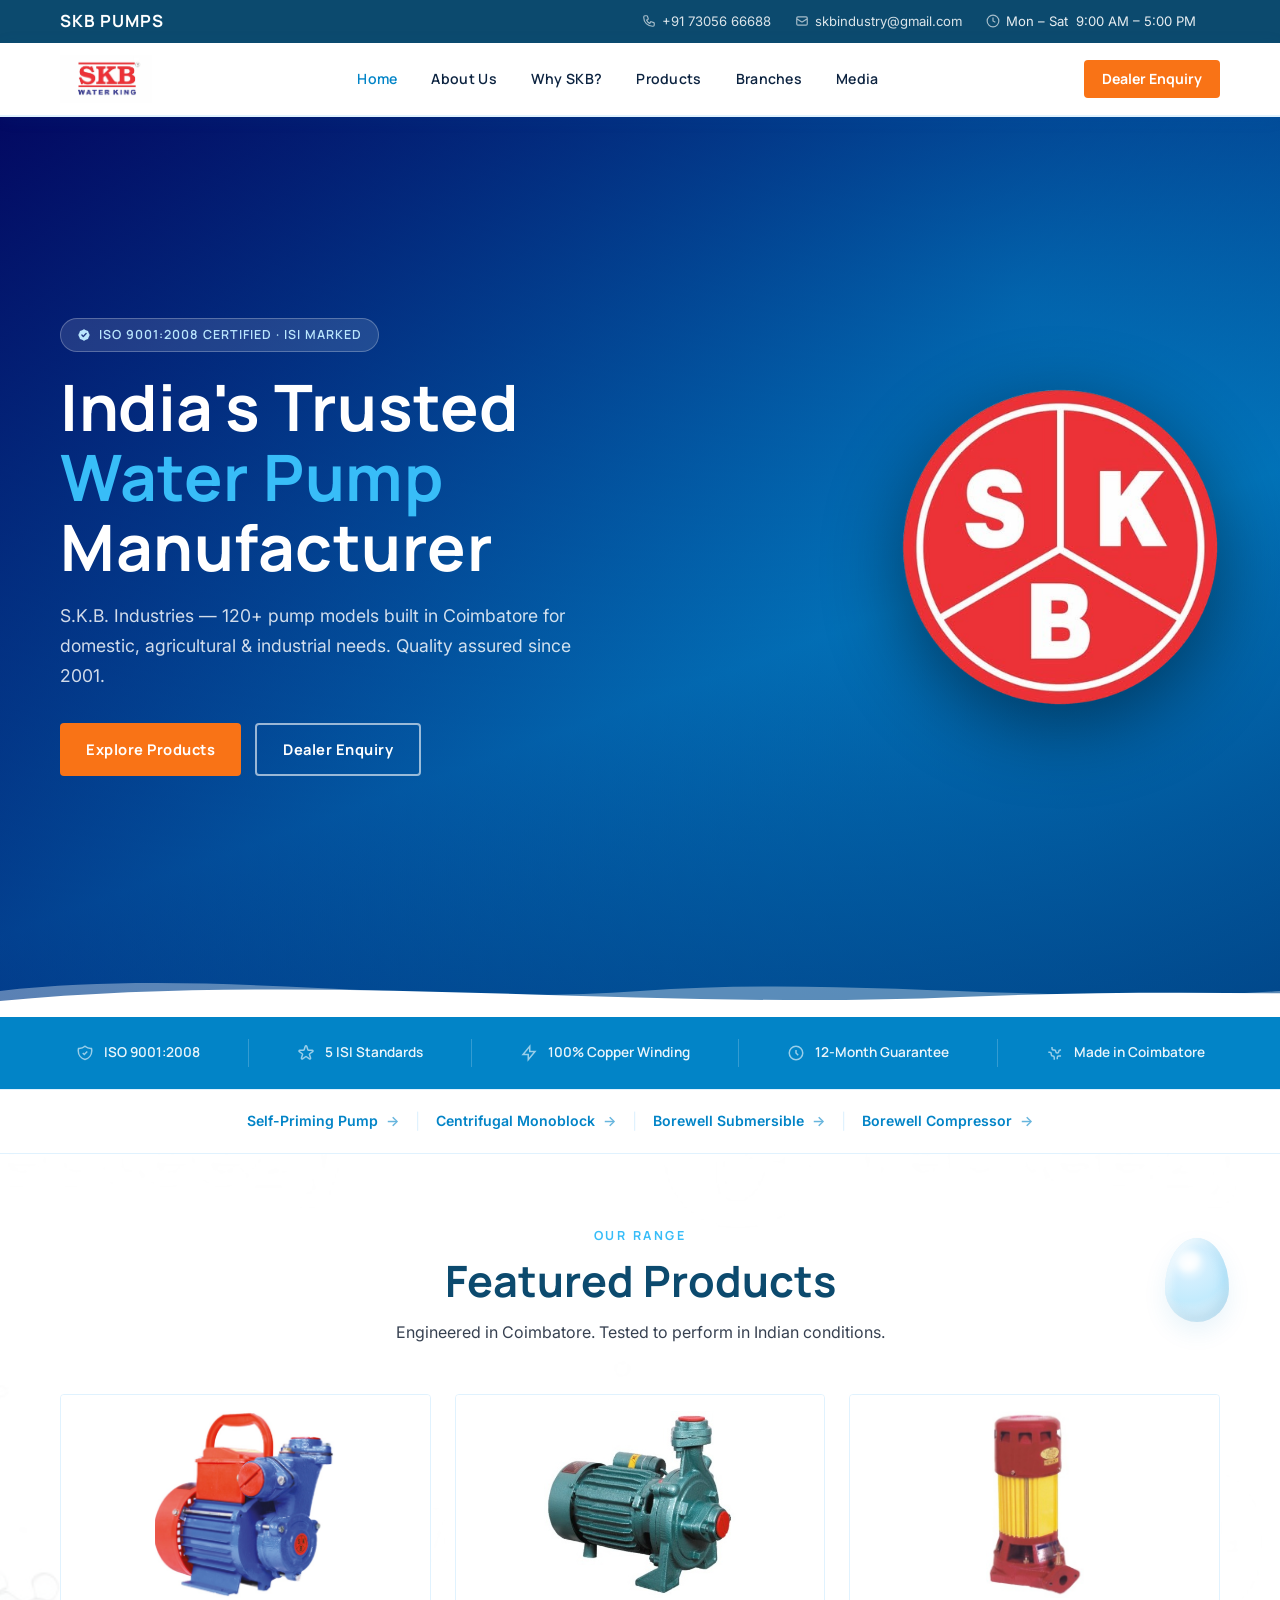
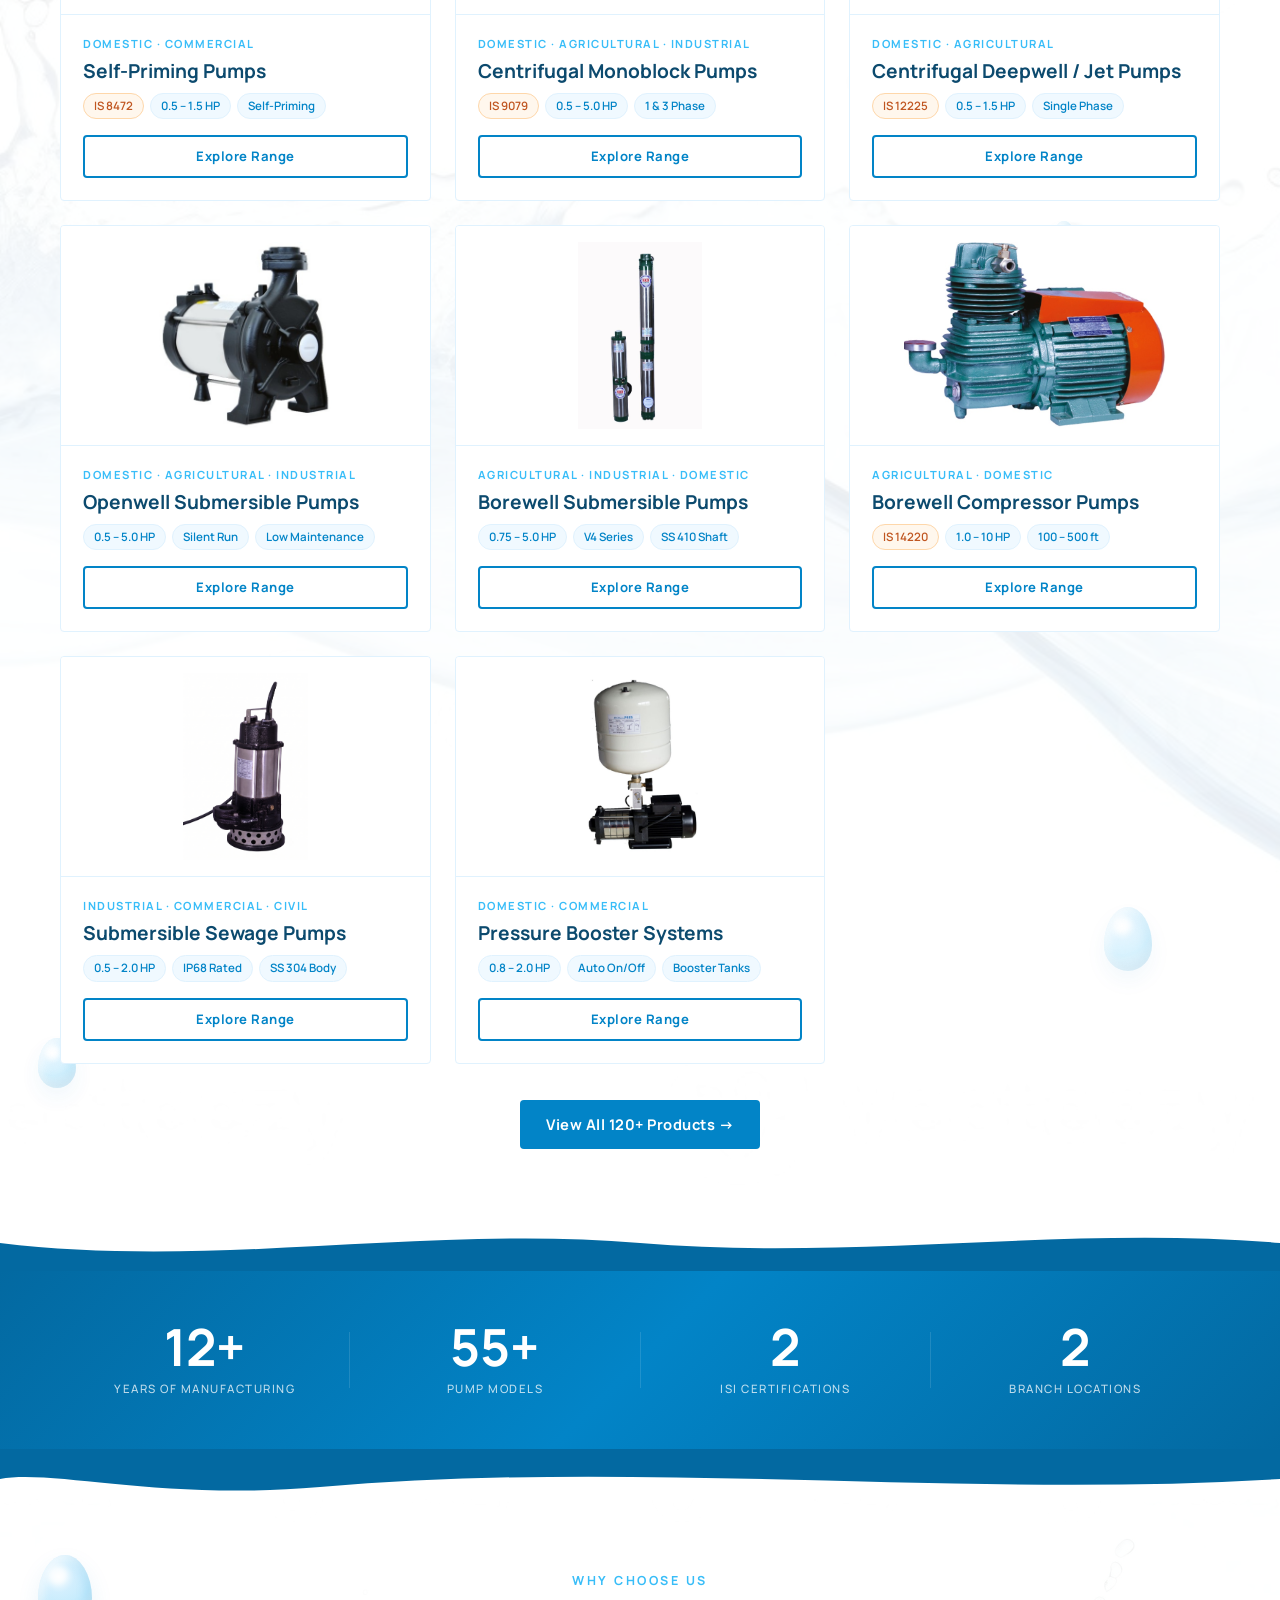
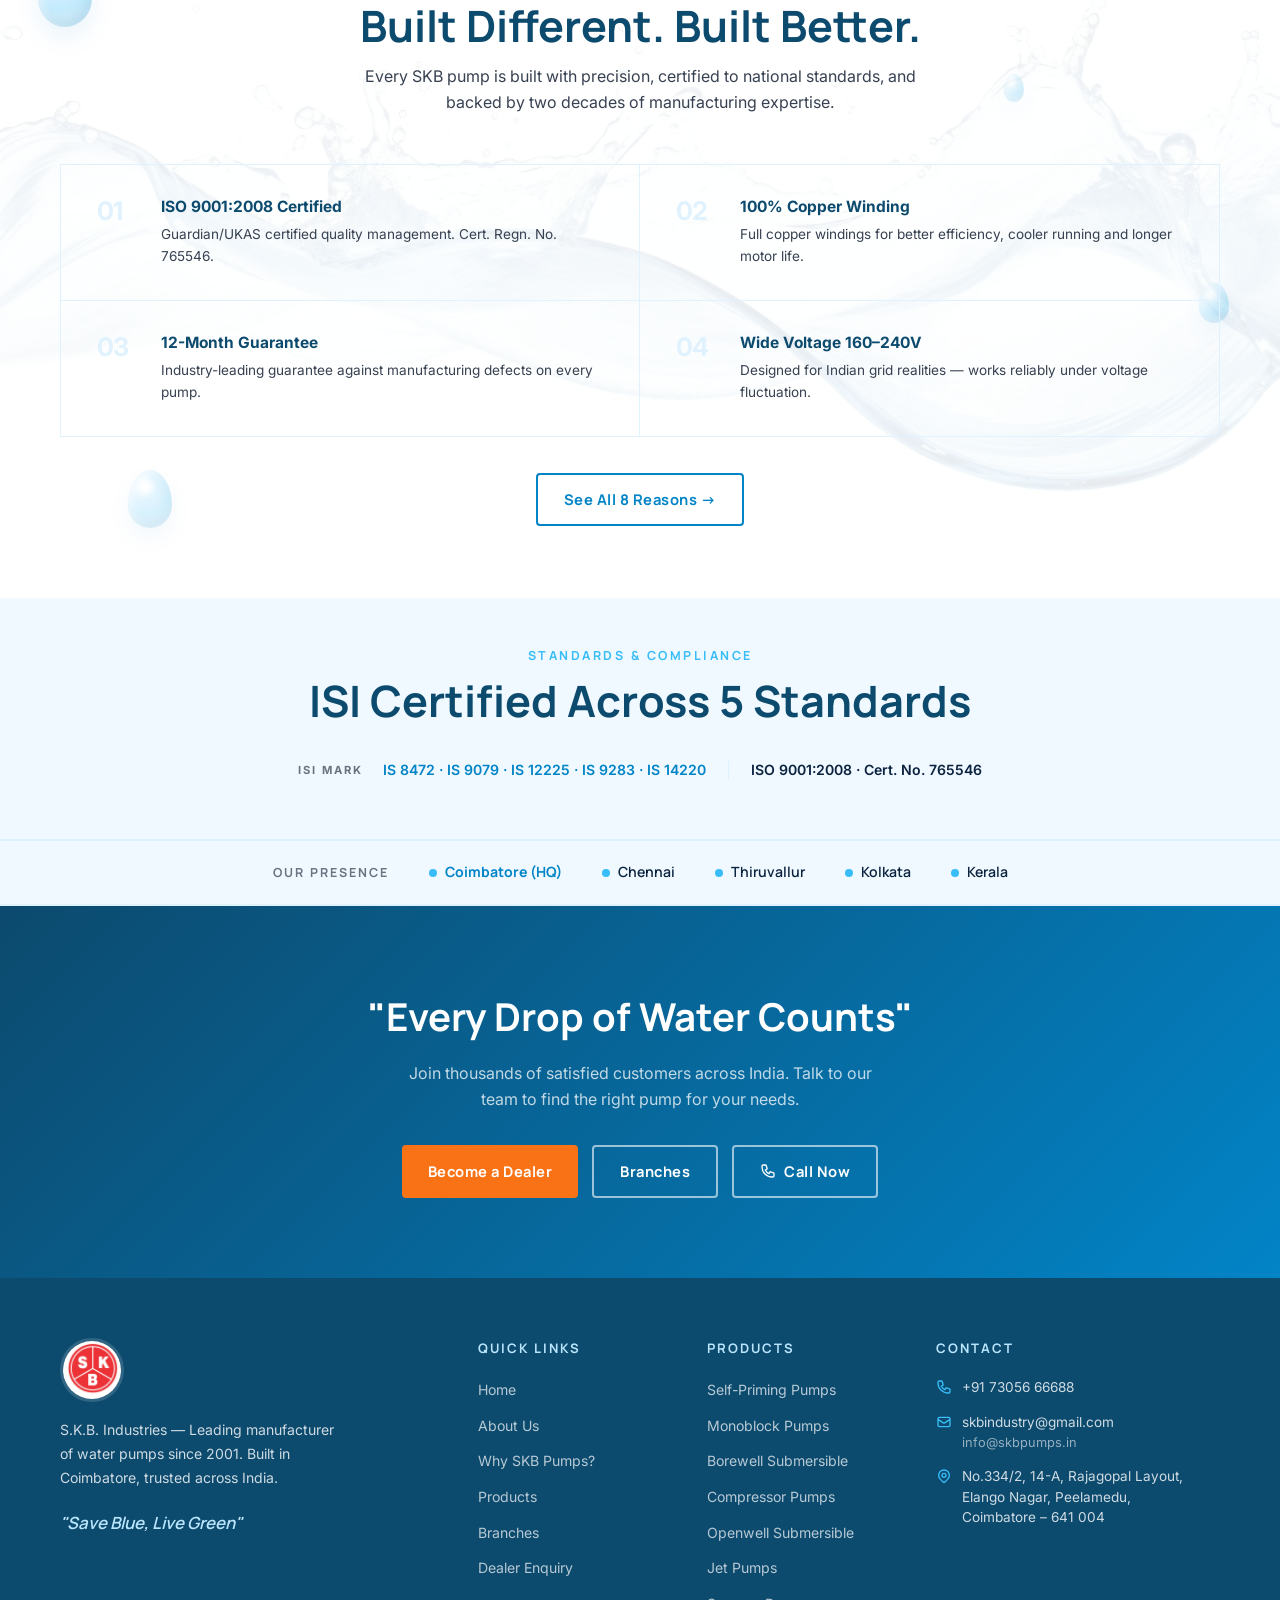
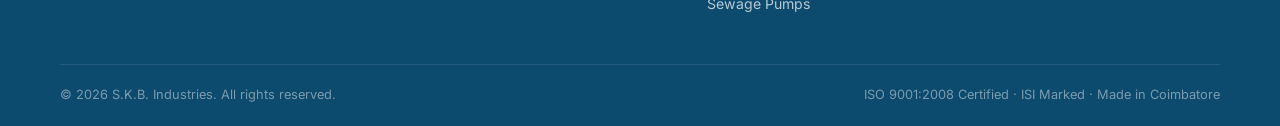
<file: index.html>
<!DOCTYPE html>
<html lang="en">
<head>
  <meta charset="UTF-8" />
  <meta name="viewport" content="width=device-width, initial-scale=1.0" />
  <title>SKB Pumps — Water Pump Manufacturer in Coimbatore | Borewell Compressors & Submersibles</title>
  <meta name="description" content="S.K.B. Industries — Leading manufacturer of water pumps since 2001. Specializing in Borewell Compressors, Centrifugal Monoblocks, and Submersible Pumps. ISI Certified." />
  <link rel="preconnect" href="https://fonts.googleapis.com" />
  <link rel="preconnect" href="https://fonts.gstatic.com" crossorigin />
  <link rel="stylesheet" href="assets/css/style.css?v=5" />
<script type="application/ld+json">
{
  "@context": "https://schema.org",
  "@type": "LocalBusiness",
  "name": "S.K.B. Industries (SKB Pumps)",
  "image": "https://skbpumps.in/assets/images/logo-main.jpg",
  "url": "https://skbpumps.in/",
  "telephone": "+917305666688",
  "email": "skbindustry@gmail.com",
  "address": {
    "@type": "PostalAddress",
    "streetAddress": "No.334/2, 14-A, Rajagopal Layout, Elango Nagar, Peelamedu",
    "addressLocality": "Coimbatore",
    "postalCode": "641004",
    "addressCountry": "IN"
  },
  "geo": {
    "@type": "GeoCoordinates",
    "latitude": 11.0263,
    "longitude": 77.0097
  },
  "openingHoursSpecification": {
    "@type": "OpeningHoursSpecification",
    "dayOfWeek": [
      "Monday",
      "Tuesday",
      "Wednesday",
      "Thursday",
      "Friday",
      "Saturday"
    ],
    "opens": "09:00",
    "closes": "17:00"
  }
}
  </script>
</head>
<body>

  <!-- TOP BAR -->
  <div class="top-bar">
    <div class="container">
      <span class="brand-name">SKB PUMPS</span>
      <span class="info-item always">
        <svg width="14" height="14" fill="none" viewBox="0 0 24 24" stroke="currentColor" stroke-width="2"><path d="M3 5a2 2 0 012-2h3.28a1 1 0 01.948.684l1.498 4.493a1 1 0 01-.502 1.21l-2.257 1.13a11.042 11.042 0 005.516 5.516l1.13-2.257a1 1 0 011.21-.502l4.493 1.498a1 1 0 01.684.949V19a2 2 0 01-2 2h-1C9.716 21 3 14.284 3 6V5z"/></svg>
        <a href="tel:+917305666688">+91 73056 66688</a>
      </span>
      <span class="info-item">
        <svg width="14" height="14" fill="none" viewBox="0 0 24 24" stroke="currentColor" stroke-width="2"><path d="M3 8l7.89 5.26a2 2 0 002.22 0L21 8M5 19h14a2 2 0 002-2V7a2 2 0 00-2-2H5a2 2 0 00-2 2v10a2 2 0 002 2z"/></svg>
        <a href="mailto:skbindustry@gmail.com">skbindustry@gmail.com</a>
      </span>
      <span class="info-item">
        <svg width="14" height="14" fill="none" viewBox="0 0 24 24" stroke="currentColor" stroke-width="2"><circle cx="12" cy="12" r="10"/><path d="M12 6v6l4 2"/></svg>
        Mon – Sat &nbsp;9:00 AM – 5:00 PM
      </span>
    
      <span class="info-item always lang-selector-wrap">
        <div id="google_translate_element"></div>
      </span>
    </div>
  </div>

  <!-- HEADER -->
  <header class="site-header">
    <div class="container">
      <div class="nav-wrap">
        <a href="index.html" class="logo">
          <img src="assets/images/logo-main.jpg" alt="SKB Water King" class="logo-img" />
        </a>
        <nav class="main-nav">
          <a href="index.html" class="active">Home</a>
          <a href="about.html">About Us</a>
          <a href="why-skb.html">Why SKB?</a>
          <a href="products.html">Products</a>
          <a href="branches.html">Branches</a>
          <a href="media.html">Media</a>
        </nav>
        <div class="nav-right">
          <a href="dealer.html" class="nav-cta">Dealer Enquiry</a>
          <div class="hamburger" id="menuBtn" aria-label="Open menu">
            <span></span><span></span><span></span>
          </div>
        </div>
      </div>
    </div>
  </header>

  <!-- MOBILE NAV -->
  <div class="mobile-nav" id="mobileNav">
    <div class="mobile-nav-header">
      <a href="index.html" class="logo">
        <img src="assets/images/logo-main.jpg" alt="SKB Water King" class="logo-img" />
      </a>
      <span class="mobile-nav-close" id="menuClose">✕</span>
    </div>
    <ul>
      <li><a href="index.html">Home</a></li>
      <li><a href="about.html">About Us</a></li>
      <li><a href="why-skb.html">Why SKB Pumps?</a></li>
      <li><a href="products.html">Products</a></li>
      <li><a href="branches.html">Branches</a></li>
      <li><a href="media.html">Media Gallery</a></li>
      <li><a href="dealer.html">Dealer Enquiry</a></li>
    </ul>
    <a href="dealer.html" class="btn btn-cta">Become a Dealer</a>
    <div class="mobile-top-info">
      <span>Mob <a href="tel:+917305666688">+91 73056 66688</a></span>
      <span>Email <a href="mailto:skbindustry@gmail.com">skbindustry@gmail.com</a></span>
      <span>Mon–Sat · 9AM–5PM</span>
    </div>
  </div>

  <!-- HERO -->
  <section class="hero">

    <div class="hero-overlay"></div>
    <div class="container hero-container">
      <div class="hero-content">
        <div class="hero-badge">
          <svg width="14" height="14" fill="currentColor" viewBox="0 0 20 20"><path fill-rule="evenodd" d="M6.267 3.455a3.066 3.066 0 001.745-.723 3.066 3.066 0 013.976 0 3.066 3.066 0 001.745.723 3.066 3.066 0 012.812 2.812c.051.643.304 1.254.723 1.745a3.066 3.066 0 010 3.976 3.066 3.066 0 00-.723 1.745 3.066 3.066 0 01-2.812 2.812 3.066 3.066 0 00-1.745.723 3.066 3.066 0 01-3.976 0 3.066 3.066 0 00-1.745-.723 3.066 3.066 0 01-2.812-2.812 3.066 3.066 0 00-.723-1.745 3.066 3.066 0 010-3.976 3.066 3.066 0 00.723-1.745 3.066 3.066 0 012.812-2.812zm7.44 5.252a1 1 0 00-1.414-1.414L9 10.586 7.707 9.293a1 1 0 00-1.414 1.414l2 2a1 1 0 001.414 0l4-4z"/></svg>
          ISO 9001:2008 Certified · ISI Marked
        </div>
        <h1>India's Trusted<br /><span>Water Pump</span><br />Manufacturer</h1>
        <p>S.K.B. Industries — 120+ pump models built in Coimbatore for domestic, agricultural &amp; industrial needs. Quality assured since 2001.</p>
        <div class="hero-actions">
          <a href="products.html" class="btn btn-cta">Explore Products</a>
          <a href="dealer.html" class="btn btn-outline-white">Dealer Enquiry</a>
        </div>
      </div>
      <div class="hero-logo-wrap">
        <img src="assets/images/logo-transparent.png" alt="SKB Logo" class="hero-right-logo" />
      </div>
    </div>

    <!-- animated wave at hero bottom -->
    <div class="hero-waves" aria-hidden="true">
      <svg class="wave-back" viewBox="0 0 2880 70" preserveAspectRatio="none" xmlns="http://www.w3.org/2000/svg">
        <path fill="#ffffff" d="M0,42 C240,18 480,58 720,42 C960,26 1200,58 1440,42 C1680,26 1920,58 2160,42 C2400,26 2640,58 2880,42 L2880,70 L0,70 Z"/>
      </svg>
      <svg class="wave-front" viewBox="0 0 2880 70" preserveAspectRatio="none" xmlns="http://www.w3.org/2000/svg">
        <path fill="#ffffff" d="M0,52 C360,22 720,62 1080,48 C1440,34 1800,60 2160,44 C2520,28 2700,56 2880,52 L2880,70 L0,70 Z"/>
      </svg>
    </div>
  </section>

  <!-- TRUST BAR -->
  <div class="trust-bar">
    <div class="container">
      <div class="trust-items">
        <div class="trust-item">
          <svg width="18" height="18" fill="none" viewBox="0 0 24 24" stroke="currentColor" stroke-width="2"><path d="M9 12l2 2 4-4m5.618-4.016A11.955 11.955 0 0112 2.944a11.955 11.955 0 01-8.618 3.04A12.02 12.02 0 003 9c0 5.591 3.824 10.29 9 11.622 5.176-1.332 9-6.03 9-11.622 0-1.042-.133-2.052-.382-3.016z"/></svg>
          ISO 9001:2008
        </div>
        <div class="trust-divider"></div>
        <div class="trust-item">
          <svg width="18" height="18" fill="none" viewBox="0 0 24 24" stroke="currentColor" stroke-width="2"><path d="M11.049 2.927c.3-.921 1.603-.921 1.902 0l1.519 4.674a1 1 0 00.95.69h4.915c.969 0 1.371 1.24.588 1.81l-3.976 2.888a1 1 0 00-.363 1.118l1.518 4.674c.3.922-.755 1.688-1.538 1.118l-3.976-2.888a1 1 0 00-1.176 0l-3.976 2.888c-.783.57-1.838-.197-1.538-1.118l1.518-4.674a1 1 0 00-.363-1.118l-3.976-2.888c-.784-.57-.38-1.81.588-1.81h4.914a1 1 0 00.951-.69l1.519-4.674z"/></svg>
          5 ISI Standards
        </div>
        <div class="trust-divider"></div>
        <div class="trust-item">
          <svg width="18" height="18" fill="none" viewBox="0 0 24 24" stroke="currentColor" stroke-width="2"><path d="M13 10V3L4 14h7v7l9-11h-7z"/></svg>
          100% Copper Winding
        </div>
        <div class="trust-divider"></div>
        <div class="trust-item">
          <svg width="18" height="18" fill="none" viewBox="0 0 24 24" stroke="currentColor" stroke-width="2"><path d="M12 8v4l3 3m6-3a9 9 0 11-18 0 9 9 0 0118 0z"/></svg>
          12-Month Guarantee
        </div>
        <div class="trust-divider"></div>
        <div class="trust-item">
          <svg width="18" height="18" fill="none" viewBox="0 0 24 24" stroke="currentColor" stroke-width="2"><path d="M3.055 11H5a2 2 0 012 2v1a2 2 0 002 2 2 2 0 012 2v2.945M8 3.935V5.5A2.5 2.5 0 0010.5 8h.5a2 2 0 012 2 2 2 0 104 0 2 2 0 012-2h1.064M15 20.488V18a2 2 0 012-2h3.064"/></svg>
          Made in Coimbatore
        </div>
      </div>
    </div>
  </div>

  <!-- APPLICATION STRIP -->
  <div class="app-strip">
    <div class="container">
      <div class="app-strip-links">
        <a href="products.html?filter=regenerative" class="app-link">Self-Priming Pump <span>→</span></a>
        <span class="app-div">|</span>
        <a href="products.html?filter=monoblock" class="app-link">Centrifugal Monoblock <span>→</span></a>
        <span class="app-div">|</span>
        <a href="products.html?filter=borewell-sub" class="app-link">Borewell Submersible <span>→</span></a>
        <span class="app-div">|</span>
        <a href="products.html?filter=compressor" class="app-link">Borewell Compressor <span>→</span></a>
      </div>
    </div>
  </div>

  <!-- FEATURED PRODUCTS -->
  <section class="section section-drops">
    <div class="drops-layer" aria-hidden="true">
      <div class="wd" style="width:64px;height:84px;top:5%;right:4%;"></div>
      <div class="wd" style="width:38px;height:50px;bottom:8%;left:3%;opacity:0.75;"></div>
      <div class="wd" style="width:22px;height:30px;top:40%;right:16%;opacity:0.6;"></div>
      <div class="wd" style="width:48px;height:64px;bottom:15%;right:10%;opacity:0.65;"></div>
      <div class="wd" style="width:16px;height:22px;top:20%;left:20%;opacity:0.5;"></div>
    </div>
    <div class="container">
      <div class="section-header">
        <div class="eyebrow">Our Range</div>
        <h2>Featured Products</h2>
        <p>Engineered in Coimbatore. Tested to perform in Indian conditions.</p>
      </div>
      <div class="products-grid">
        <!-- 1. Centrifugal Regenerative Pumps -->
        <div class="product-card">
          <div class="product-img-wrap" onclick="openLightbox('assets/images/type-regenerative.jpg')">
            <img src="assets/images/type-regenerative.jpg" alt="Self-Priming Pump" loading="lazy" />
            <div class="zoom-overlay">
              <svg width="24" height="24" fill="none" viewBox="0 0 24 24" stroke="currentColor" stroke-width="2">
                <path d="M21 21l-6-6m2-5a7 7 0 11-14 0 7 7 0 0114 0zM10 7v6m3-3H7"/>
              </svg>
            </div>
          </div>
          <div class="product-info">
            <div class="product-category">Domestic · Commercial</div>
            <div class="product-name">Self-Priming Pumps</div>
            <div class="product-chips">
              <span class="chip isi">IS 8472</span>
              <span class="chip">0.5 – 1.5 HP</span>
              <span class="chip">Self-Priming</span>
            </div>
            <a href="products.html?filter=regenerative" class="btn btn-outline btn-sm">Explore Range</a>
          </div>
        </div>
        <!-- 2. Centrifugal Monoblock Pumps -->
        <div class="product-card">
          <div class="product-img-wrap" onclick="openLightbox('assets/images/type-monoblock.jpg')">
            <img src="assets/images/type-monoblock.jpg" alt="Centrifugal Monoblock Pump" loading="lazy" />
            <div class="zoom-overlay">
              <svg width="24" height="24" fill="none" viewBox="0 0 24 24" stroke="currentColor" stroke-width="2">
                <path d="M21 21l-6-6m2-5a7 7 0 11-14 0 7 7 0 0114 0zM10 7v6m3-3H7"/>
              </svg>
            </div>
          </div>
          <div class="product-info">
            <div class="product-category">Domestic · Agricultural · Industrial</div>
            <div class="product-name">Centrifugal Monoblock Pumps</div>
            <div class="product-chips">
              <span class="chip isi">IS 9079</span>
              <span class="chip">0.5 – 5.0 HP</span>
              <span class="chip">1 &amp; 3 Phase</span>
            </div>
            <a href="products.html?filter=monoblock" class="btn btn-outline btn-sm">Explore Range</a>
          </div>
        </div>
        <!-- 3. Centrifugal Deepwell / Jet Pumps -->
        <div class="product-card">
          <div class="product-img-wrap" onclick="openLightbox('assets/images/type-jet.jpg')">
            <img src="assets/images/type-jet.jpg" alt="Centrifugal Deepwell / Jet Pump" loading="lazy" />
            <div class="zoom-overlay">
              <svg width="24" height="24" fill="none" viewBox="0 0 24 24" stroke="currentColor" stroke-width="2">
                <path d="M21 21l-6-6m2-5a7 7 0 11-14 0 7 7 0 0114 0zM10 7v6m3-3H7"/>
              </svg>
            </div>
          </div>
          <div class="product-info">
            <div class="product-category">Domestic · Agricultural</div>
            <div class="product-name">Centrifugal Deepwell / Jet Pumps</div>
            <div class="product-chips">
              <span class="chip isi">IS 12225</span>
              <span class="chip">0.5 – 1.5 HP</span>
              <span class="chip">Single Phase</span>
            </div>
            <a href="products.html?filter=jet" class="btn btn-outline btn-sm">Explore Range</a>
          </div>
        </div>
        <!-- 4. Openwell Submersible Pumps -->
        <div class="product-card">
          <div class="product-img-wrap" onclick="openLightbox('assets/images/type-openwell.jpg')">
            <img src="assets/images/type-openwell.jpg" alt="Openwell Submersible Pump" loading="lazy" />
            <div class="zoom-overlay">
              <svg width="24" height="24" fill="none" viewBox="0 0 24 24" stroke="currentColor" stroke-width="2">
                <path d="M21 21l-6-6m2-5a7 7 0 11-14 0 7 7 0 0114 0zM10 7v6m3-3H7"/>
              </svg>
            </div>
          </div>
          <div class="product-info">
            <div class="product-category">Domestic · Agricultural · Industrial</div>
            <div class="product-name">Openwell Submersible Pumps</div>
            <div class="product-chips">
              <span class="chip">0.5 – 5.0 HP</span>
              <span class="chip">Silent Run</span>
              <span class="chip">Low Maintenance</span>
            </div>
            <a href="products.html?filter=openwell" class="btn btn-outline btn-sm">Explore Range</a>
          </div>
        </div>
        <!-- 5. Borewell Submersible Pumps -->
        <div class="product-card">
          <div class="product-img-wrap" onclick="openLightbox('assets/images/type-borewell-sub.jpg')">
            <img src="assets/images/type-borewell-sub.jpg" alt="Borewell Submersible Pump" loading="lazy" />
            <div class="zoom-overlay">
              <svg width="24" height="24" fill="none" viewBox="0 0 24 24" stroke="currentColor" stroke-width="2">
                <path d="M21 21l-6-6m2-5a7 7 0 11-14 0 7 7 0 0114 0zM10 7v6m3-3H7"/>
              </svg>
            </div>
          </div>
          <div class="product-info">
            <div class="product-category">Agricultural · Industrial · Domestic</div>
            <div class="product-name">Borewell Submersible Pumps</div>
            <div class="product-chips">
              <span class="chip">0.75 – 5.0 HP</span>
              <span class="chip">V4 Series</span>
              <span class="chip">SS 410 Shaft</span>
            </div>
            <a href="products.html?filter=borewell-sub" class="btn btn-outline btn-sm">Explore Range</a>
          </div>
        </div>
        <!-- 6. Borewell Compressor Pumps -->
        <div class="product-card">
          <div class="product-img-wrap" onclick="openLightbox('assets/images/type-compressor.jpg')">
            <img src="assets/images/type-compressor.jpg" alt="Borewell Compressor Pump" loading="lazy" />
            <div class="zoom-overlay">
              <svg width="24" height="24" fill="none" viewBox="0 0 24 24" stroke="currentColor" stroke-width="2">
                <path d="M21 21l-6-6m2-5a7 7 0 11-14 0 7 7 0 0114 0zM10 7v6m3-3H7"/>
              </svg>
            </div>
          </div>
          <div class="product-info">
            <div class="product-category">Agricultural · Domestic</div>
            <div class="product-name">Borewell Compressor Pumps</div>
            <div class="product-chips">
              <span class="chip isi">IS 14220</span>
              <span class="chip">1.0 – 10 HP</span>
              <span class="chip">100 – 500 ft</span>
            </div>
            <a href="products.html?filter=compressor" class="btn btn-outline btn-sm">Explore Range</a>
          </div>
        </div>
        <!-- 7. Submersible Sewage Pumps -->
        <div class="product-card">
          <div class="product-img-wrap" onclick="openLightbox('assets/images/type-sewage.png?v=5')">
            <img src="assets/images/type-sewage.png?v=5" alt="Submersible Sewage Pump" loading="lazy" />
            <div class="zoom-overlay">
              <svg width="24" height="24" fill="none" viewBox="0 0 24 24" stroke="currentColor" stroke-width="2">
                <path d="M21 21l-6-6m2-5a7 7 0 11-14 0 7 7 0 0114 0zM10 7v6m3-3H7"/>
              </svg>
            </div>
          </div>
          <div class="product-info">
            <div class="product-category">Industrial · Commercial · Civil</div>
            <div class="product-name">Submersible Sewage Pumps</div>
            <div class="product-chips">
              <span class="chip">0.5 – 2.0 HP</span>
              <span class="chip">IP68 Rated</span>
              <span class="chip">SS 304 Body</span>
            </div>
            <a href="products.html?filter=sewage" class="btn btn-outline btn-sm">Explore Range</a>
          </div>
        </div>
        <!-- 8. Pressure Booster Systems -->
        <div class="product-card">
          <div class="product-img-wrap" onclick="openLightbox('assets/images/type-booster.jpg?v=5')">
            <img src="assets/images/type-booster.jpg?v=5" alt="Pressure Booster System" loading="lazy" />
            <div class="zoom-overlay">
              <svg width="24" height="24" fill="none" viewBox="0 0 24 24" stroke="currentColor" stroke-width="2">
                <path d="M21 21l-6-6m2-5a7 7 0 11-14 0 7 7 0 0114 0zM10 7v6m3-3H7"/>
              </svg>
            </div>
          </div>
          <div class="product-info">
            <div class="product-category">Domestic · Commercial</div>
            <div class="product-name">Pressure Booster Systems</div>
            <div class="product-chips">
              <span class="chip">0.8 – 2.0 HP</span>
              <span class="chip">Auto On/Off</span>
              <span class="chip">Booster Tanks</span>
            </div>
            <a href="products.html?filter=booster" class="btn btn-outline btn-sm">Explore Range</a>
          </div>
        </div>
      </div>
      <div style="text-align:center; margin-top:36px;">
        <a href="products.html" class="btn btn-primary">View All 120+ Products →</a>
      </div>
    </div>
  </section>

  <!-- Wave divider: white → dark (animated) -->
  <div class="wave-divider-anim" aria-hidden="true">
    <svg viewBox="0 0 2880 50" preserveAspectRatio="none" xmlns="http://www.w3.org/2000/svg">
      <path fill="#0369A1" d="M0,22 C240,48 480,4 720,22 C960,40 1200,4 1440,22 C1680,40 1920,4 2160,22 C2400,40 2640,4 2880,22 L2880,50 L0,50 Z"/>
    </svg>
  </div>

  <!-- STATS BAND -->
  <div class="stats-band">
    <div class="container">
      <div class="stats-row">
        <div class="stat-item">
          <div class="stat-number" data-target="25" data-suffix="+">25+</div>
          <div class="stat-label">Years of Manufacturing</div>
        </div>
        <div class="stat-rule"></div>
        <div class="stat-item">
          <div class="stat-number" data-target="120" data-suffix="+">120+</div>
          <div class="stat-label">Pump Models</div>
        </div>
        <div class="stat-rule"></div>
        <div class="stat-item">
          <div class="stat-number" data-target="5">5</div>
          <div class="stat-label">ISI Certifications</div>
        </div>
        <div class="stat-rule"></div>
        <div class="stat-item">
          <div class="stat-number" data-target="5">5</div>
          <div class="stat-label">Branch Locations</div>
        </div>
      </div>
    </div>
  </div>

  <!-- Wave divider: dark → white -->
  <div class="wave-divider wave-divider-inv" aria-hidden="true">
    <svg viewBox="0 0 1440 50" preserveAspectRatio="none" xmlns="http://www.w3.org/2000/svg">
      <path fill="#0369A1" d="M0,0 L1440,0 L1440,30 C1080,50 720,10 360,38 C180,52 60,20 0,30 Z"/>
    </svg>
  </div>

  <!-- WHY SKB TEASER -->
  <section class="section section-drops">
    <div class="drops-layer" aria-hidden="true">
      <div class="wd" style="width:54px;height:72px;top:8%;left:3%;"></div>
      <div class="wd" style="width:30px;height:40px;top:55%;right:4%;opacity:0.7;"></div>
      <div class="wd" style="width:20px;height:28px;top:25%;right:20%;opacity:0.55;"></div>
      <div class="wd" style="width:44px;height:58px;bottom:10%;left:10%;opacity:0.65;"></div>
    </div>
    <div class="container">
      <div class="section-header">
        <div class="eyebrow">Why Choose Us</div>
        <h2>Built Different. Built Better.</h2>
        <p>Every SKB pump is built with precision, certified to national standards, and backed by two decades of manufacturing expertise.</p>
      </div>
      <div class="why-list">
        <div class="why-item">
          <div class="why-num">01</div>
          <div class="why-text">
            <h3>ISO 9001:2008 Certified</h3>
            <p>Guardian/UKAS certified quality management. Cert. Regn. No. 765546.</p>
          </div>
        </div>
        <div class="why-item">
          <div class="why-num">02</div>
          <div class="why-text">
            <h3>100% Copper Winding</h3>
            <p>Full copper windings for better efficiency, cooler running and longer motor life.</p>
          </div>
        </div>
        <div class="why-item">
          <div class="why-num">03</div>
          <div class="why-text">
            <h3>12-Month Guarantee</h3>
            <p>Industry-leading guarantee against manufacturing defects on every pump.</p>
          </div>
        </div>
        <div class="why-item">
          <div class="why-num">04</div>
          <div class="why-text">
            <h3>Wide Voltage 160–240V</h3>
            <p>Designed for Indian grid realities — works reliably under voltage fluctuation.</p>
          </div>
        </div>
      </div>
      <div style="text-align:center; margin-top:36px;">
        <a href="why-skb.html" class="btn btn-outline">See All 8 Reasons →</a>
      </div>
    </div>
  </section>

  <!-- CERTIFICATIONS -->
  <section class="section-sm section-bg">
    <div class="container">
      <div class="section-header" style="margin-bottom:24px;">
        <div class="eyebrow">Standards &amp; Compliance</div>
        <h2>ISI Certified Across 5 Standards</h2>
      </div>
      <div class="cert-text-row" translate="no">
        <span class="cert-label">ISI Mark</span>
        <span class="cert-standards">IS 8472 · IS 9079 · IS 12225 · IS 9283 · IS 14220</span>
        <span class="cert-pipe">|</span>
        <span class="cert-iso">ISO 9001:2008 · Cert. No. 765546</span>
      </div>
    </div>
  </section>

  <!-- BRANCHES -->
  <div class="branch-strip">
    <div class="container">
      <div class="branch-items">
         <span style="font-size:0.78rem;font-weight:700;letter-spacing:2px;text-transform:uppercase;color:var(--text-light);font-family:var(--font-sub);">Our Presence</span>
        <div class="branch-item"><span class="dot"></span><span class="hq">Coimbatore (HQ)</span></div>
        <div class="branch-item"><span class="dot"></span>Chennai</div>
        <div class="branch-item"><span class="dot"></span>Thiruvallur</div>
        <div class="branch-item"><span class="dot"></span>Kolkata</div>
        <div class="branch-item"><span class="dot"></span>Kerala</div>
      </div>
    </div>
  </div>

  <!-- CTA -->
  <section class="cta-section">
    <div class="container">
      <h2>"Every Drop of Water Counts"</h2>
      <p>Join thousands of satisfied customers across India. Talk to our team to find the right pump for your needs.</p>
      <div class="cta-actions">
        <a href="dealer.html" class="btn btn-cta">Become a Dealer</a>
        <a href="branches.html" class="btn btn-outline-white">Branches</a>
        <a href="tel:+917305666688" class="btn btn-outline-white">
          <svg width="16" height="16" fill="none" viewBox="0 0 24 24" stroke="currentColor" stroke-width="2"><path d="M3 5a2 2 0 012-2h3.28a1 1 0 01.948.684l1.498 4.493a1 1 0 01-.502 1.21l-2.257 1.13a11.042 11.042 0 005.516 5.516l1.13-2.257a1 1 0 011.21-.502l4.493 1.498a1 1 0 01.684.949V19a2 2 0 01-2 2h-1C9.716 21 3 14.284 3 6V5z"/></svg>
          Call Now
        </a>
      </div>
    </div>
  </section>

    <!-- FOOTER -->
  <footer class="site-footer">
    <div class="container">
      <div class="footer-grid">
        <div class="footer-brand">
          <img src="assets/images/logo-emblem.jpg" alt="SKB" class="footer-emblem" />
          <p>S.K.B. Industries — Leading manufacturer of water pumps since 2001. Built in Coimbatore, trusted across India.</p>
          <div class="footer-tagline">"Save Blue, Live Green"</div>
        </div>
        <div class="footer-col">
          <h4>Quick Links</h4>
          <ul>
            <li><a href="index.html">Home</a></li>
            <li><a href="about.html">About Us</a></li>
            <li><a href="why-skb.html">Why SKB Pumps?</a></li>
            <li><a href="products.html">Products</a></li>
            <li><a href="branches.html">Branches</a></li>
            <li><a href="dealer.html">Dealer Enquiry</a></li>
          </ul>
        </div>
        <div class="footer-col">
          <h4>Products</h4>
          <ul>
            <li><a href="products.html">Self-Priming Pumps</a></li>
            <li><a href="products.html">Monoblock Pumps</a></li>
            <li><a href="products.html">Borewell Submersible</a></li>
            <li><a href="products.html">Compressor Pumps</a></li>
            <li><a href="products.html">Openwell Submersible</a></li>
            <li><a href="products.html">Jet Pumps</a></li>
            <li><a href="products.html">Sewage Pumps</a></li>
          </ul>
        </div>
        <div class="footer-col">
          <h4>Contact</h4>
          <div class="footer-contact">
            <div class="contact-item">
              <svg width="16" height="16" fill="none" viewBox="0 0 24 24" stroke="currentColor" stroke-width="2"><path d="M3 5a2 2 0 012-2h3.28a1 1 0 01.948.684l1.498 4.493a1 1 0 01-.502 1.21l-2.257 1.13a11.042 11.042 0 005.516 5.516l1.13-2.257a1 1 0 011.21-.502l4.493 1.498a1 1 0 01.684.949V19a2 2 0 01-2 2h-1C9.716 21 3 14.284 3 6V5z"/></svg>
              <p><a href="tel:+917305666688">+91 73056 66688</a></p>
            </div>
            <div class="contact-item">
              <svg width="16" height="16" fill="none" viewBox="0 0 24 24" stroke="currentColor" stroke-width="2"><path d="M3 8l7.89 5.26a2 2 0 002.22 0L21 8M5 19h14a2 2 0 002-2V7a2 2 0 00-2-2H5a2 2 0 00-2 2v10a2 2 0 002 2z"/></svg>
              <p><a href="mailto:skbindustry@gmail.com">skbindustry@gmail.com</a><br/><a href="mailto:info@skbpumps.in" style="font-size:0.8rem;opacity:0.7;">info@skbpumps.in</a></p>
            </div>
            <div class="contact-item">
              <svg width="16" height="16" fill="none" viewBox="0 0 24 24" stroke="currentColor" stroke-width="2"><path d="M17.657 16.657L13.414 20.9a1.998 1.998 0 01-2.827 0l-4.244-4.243a8 8 0 1111.314 0z"/><path d="M15 11a3 3 0 11-6 0 3 3 0 016 0z"/></svg>
              <p>No.334/2, 14-A, Rajagopal Layout,<br/>Elango Nagar, Peelamedu,<br/>Coimbatore – 641 004</p>
            </div>
          </div>
        </div>
      </div>
      <div class="footer-bottom">
        <span>© 2026 S.K.B. Industries. All rights reserved.</span>
        <span>ISO 9001:2008 Certified · ISI Marked · Made in Coimbatore</span>
      </div>
    </div>
  </footer>

  <script src="assets/js/main.js"></script>

  
  <script>
    function googleTranslateElementInit() {
      new google.translate.TranslateElement({
        pageLanguage: 'en',
        includedLanguages: 'hi,ta,ml,bn',
        layout: google.translate.TranslateElement.InlineLayout.SIMPLE,
        autoDisplay: false
      }, 'google_translate_element');
    }
  </script>
  <script src="//translate.google.com/translate_a/element.js?cb=googleTranslateElementInit"></script>

  <!-- LIGHTBOX MODAL -->
  <div id="lightboxModal" class="lightbox-modal" onclick="closeLightbox()">
    <span class="lightbox-close" onclick="closeLightbox()">&times;</span>
    <img class="lightbox-content" id="lightboxImg" alt="Pump Full View" onclick="event.stopPropagation()" />
  </div>
</body>
</html>
</file>
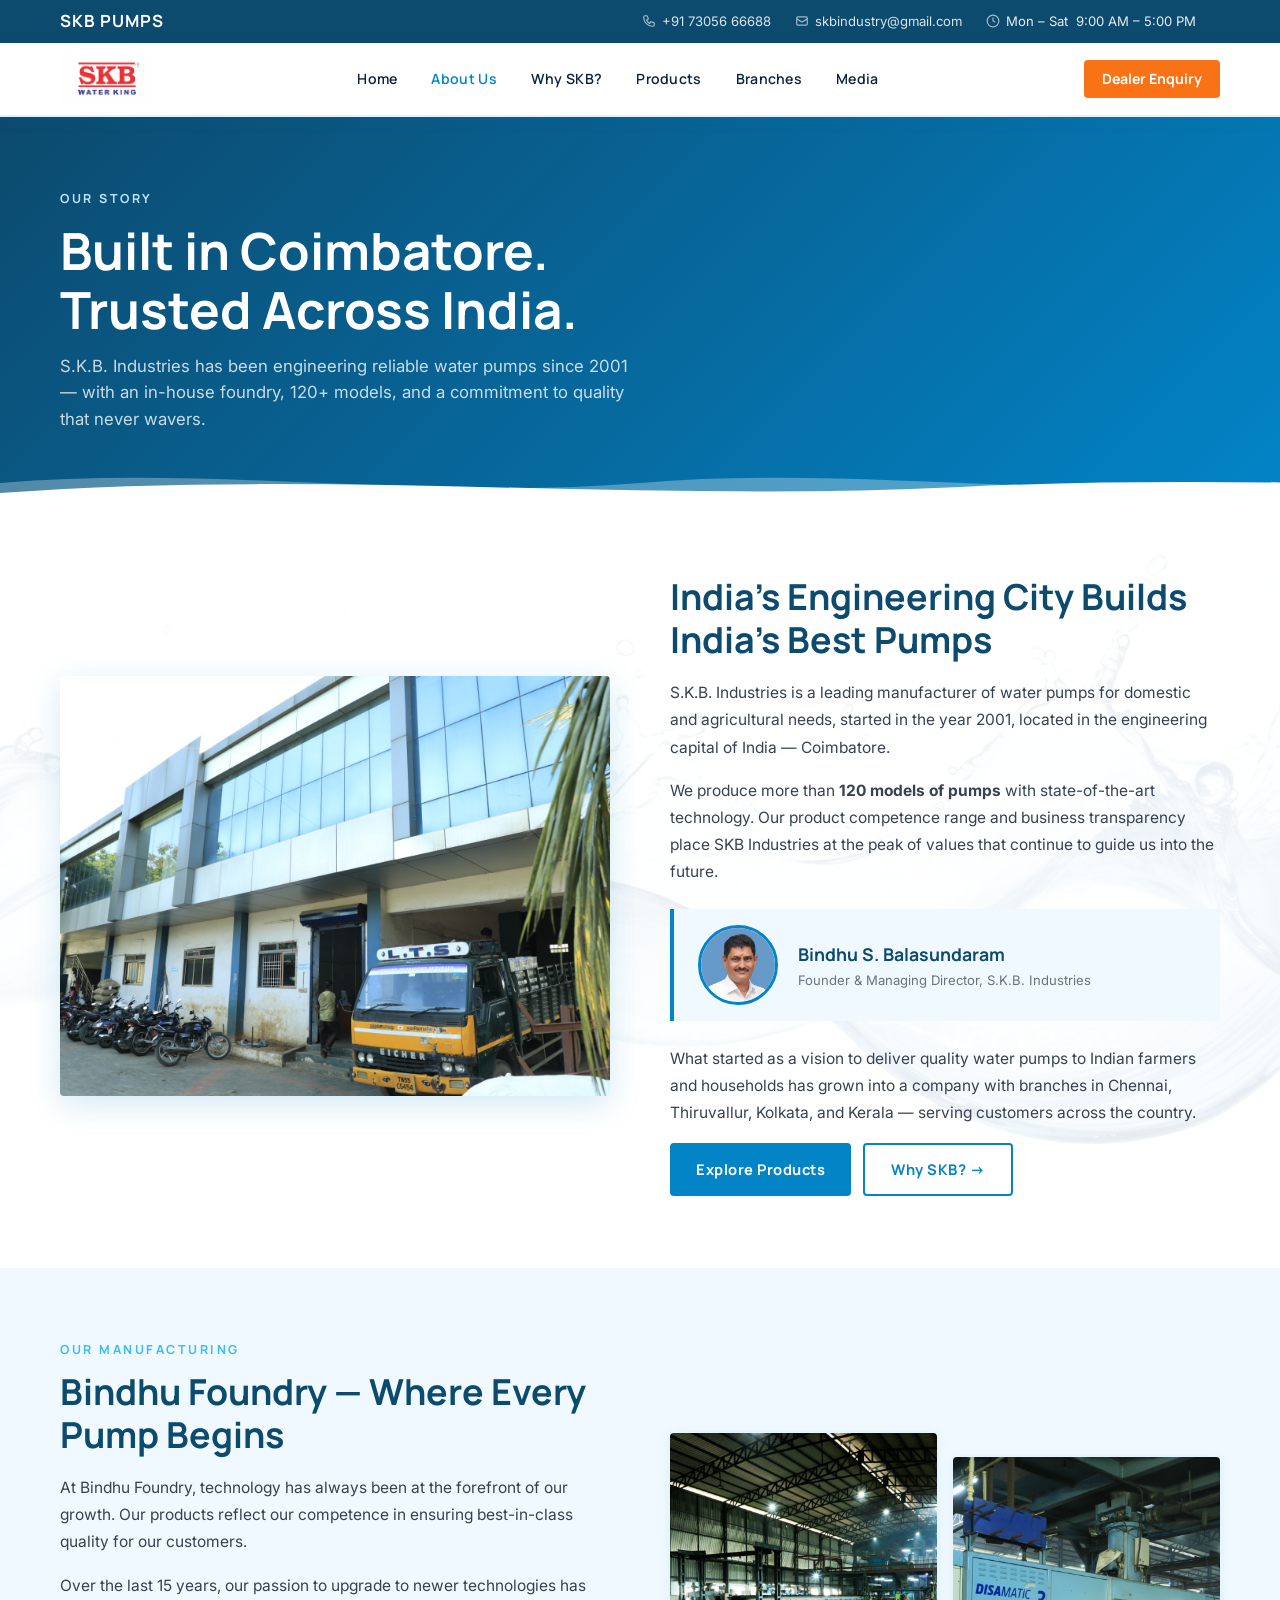
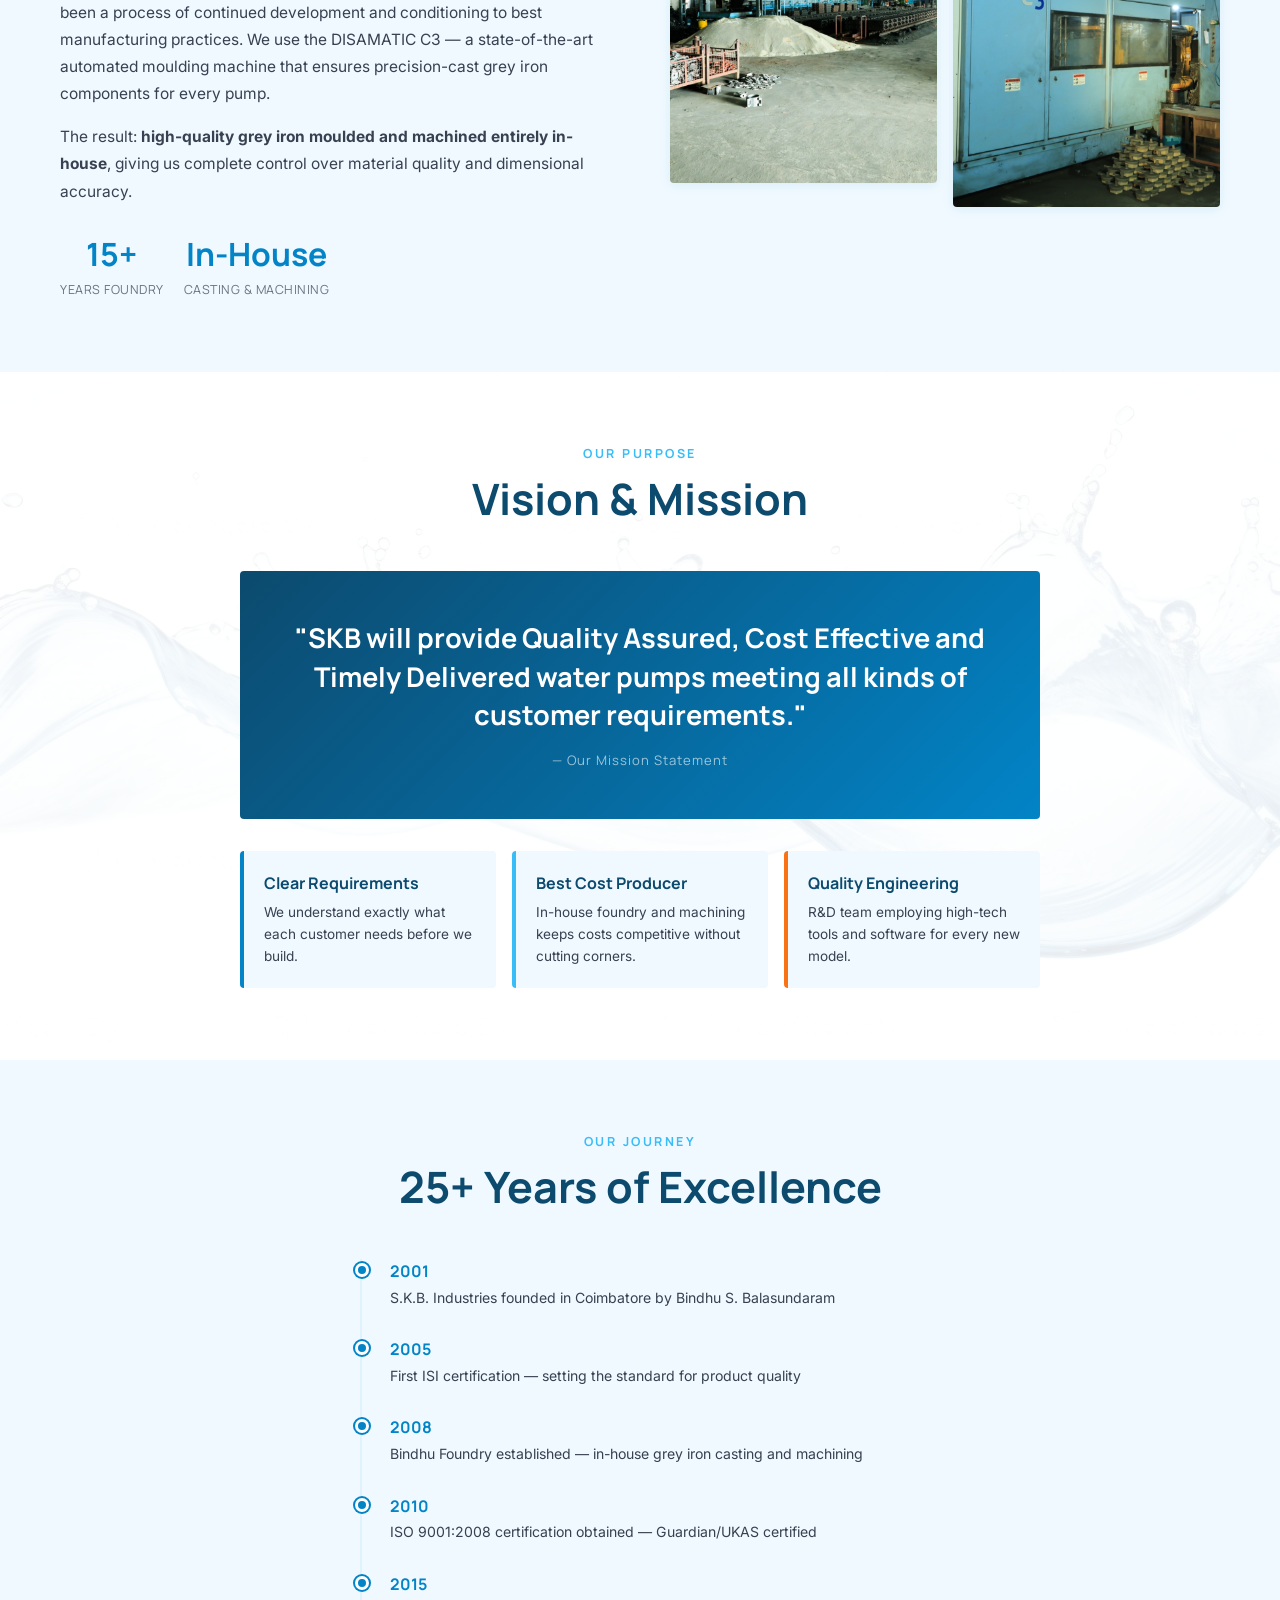
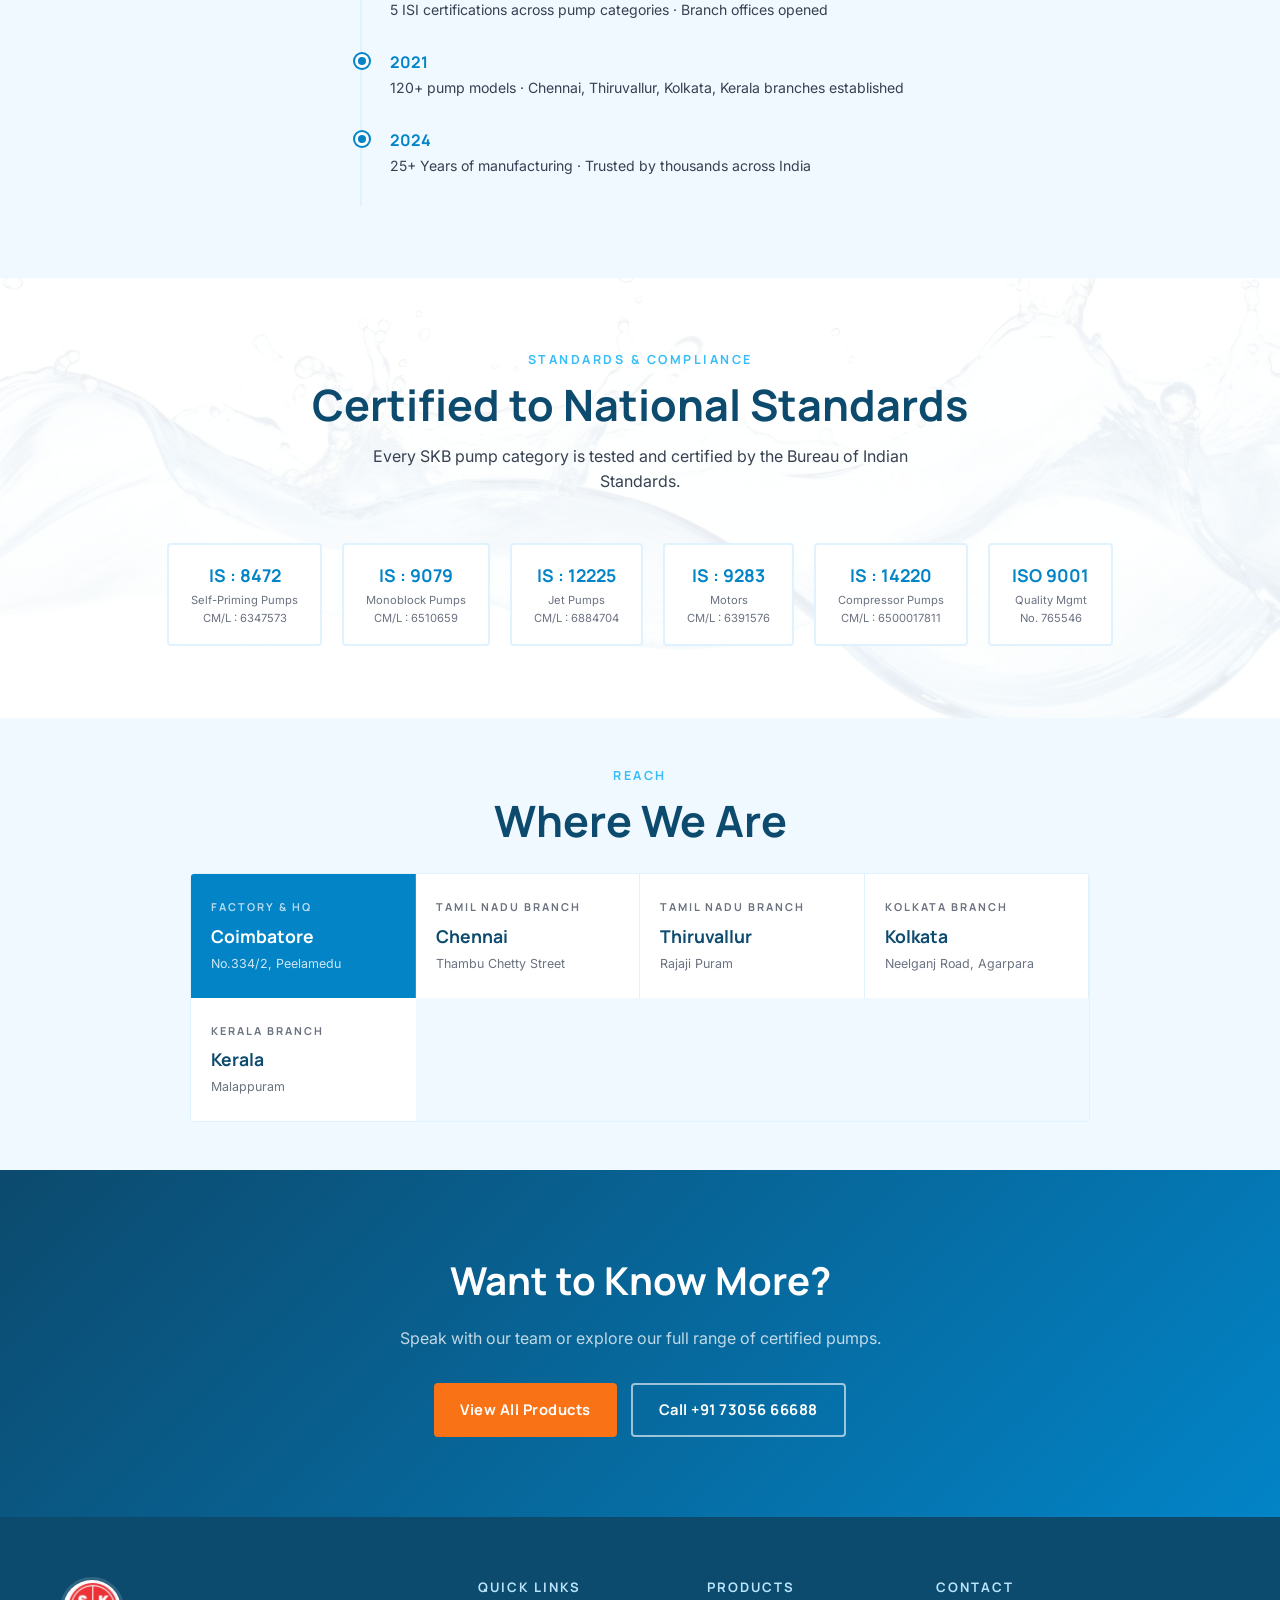
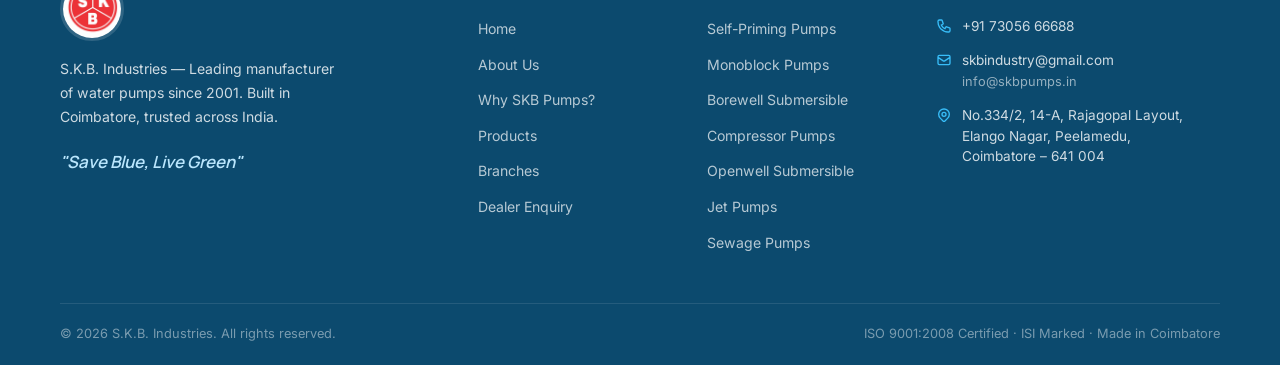
<file: about.html>
<!DOCTYPE html>
<html lang="en">
<head>
  <meta charset="UTF-8" />
  <meta name="viewport" content="width=device-width, initial-scale=1.0" />
  <title>About SKB Industries | Water Pump Manufacturers Since 2001</title>
  <meta name="description" content="Learn about S.K.B. Industries. ISO 9001:2008 certified water pump manufacturer in Coimbatore, India. Delivering 100% copper wound, durable pumps." />
  <link rel="stylesheet" href="assets/css/style.css?v=5" />
<script type="application/ld+json">
{
  "@context": "https://schema.org",
  "@type": "LocalBusiness",
  "name": "S.K.B. Industries (SKB Pumps)",
  "image": "https://skbpumps.in/assets/images/logo-main.jpg",
  "url": "https://skbpumps.in/",
  "telephone": "+917305666688",
  "email": "skbindustry@gmail.com",
  "address": {
    "@type": "PostalAddress",
    "streetAddress": "No.334/2, 14-A, Rajagopal Layout, Elango Nagar, Peelamedu",
    "addressLocality": "Coimbatore",
    "postalCode": "641004",
    "addressCountry": "IN"
  },
  "geo": {
    "@type": "GeoCoordinates",
    "latitude": 11.0263,
    "longitude": 77.0097
  },
  "openingHoursSpecification": {
    "@type": "OpeningHoursSpecification",
    "dayOfWeek": [
      "Monday",
      "Tuesday",
      "Wednesday",
      "Thursday",
      "Friday",
      "Saturday"
    ],
    "opens": "09:00",
    "closes": "17:00"
  }
}
  </script>
</head>
<body>

  <div class="top-bar">
    <div class="container">
      <span class="brand-name">SKB PUMPS</span>
      <span class="info-item always">
        <svg width="14" height="14" fill="none" viewBox="0 0 24 24" stroke="currentColor" stroke-width="2"><path d="M3 5a2 2 0 012-2h3.28a1 1 0 01.948.684l1.498 4.493a1 1 0 01-.502 1.21l-2.257 1.13a11.042 11.042 0 005.516 5.516l1.13-2.257a1 1 0 011.21-.502l4.493 1.498a1 1 0 01.684.949V19a2 2 0 01-2 2h-1C9.716 21 3 14.284 3 6V5z"/></svg>
        <a href="tel:+917305666688">+91 73056 66688</a>
      </span>
      <span class="info-item">
        <svg width="14" height="14" fill="none" viewBox="0 0 24 24" stroke="currentColor" stroke-width="2"><path d="M3 8l7.89 5.26a2 2 0 002.22 0L21 8M5 19h14a2 2 0 002-2V7a2 2 0 00-2-2H5a2 2 0 00-2 2v10a2 2 0 002 2z"/></svg>
        <a href="mailto:skbindustry@gmail.com">skbindustry@gmail.com</a>
      </span>
      <span class="info-item">
        <svg width="14" height="14" fill="none" viewBox="0 0 24 24" stroke="currentColor" stroke-width="2"><circle cx="12" cy="12" r="10"/><path d="M12 6v6l4 2"/></svg>
        Mon – Sat &nbsp;9:00 AM – 5:00 PM
      </span>
    
      <span class="info-item always lang-selector-wrap">
        <div id="google_translate_element"></div>
      </span>
    </div>
  </div>

  <header class="site-header">
    <div class="container">
      <div class="nav-wrap">
        <a href="index.html" class="logo">
          <img src="assets/images/logo-main.jpg" alt="SKB Water King" class="logo-img" />
        </a>
        <nav class="main-nav">
          <a href="index.html">Home</a>
          <a href="about.html" class="active">About Us</a>
          <a href="why-skb.html">Why SKB?</a>
          <a href="products.html">Products</a>
          <a href="branches.html">Branches</a>
          <a href="media.html">Media</a>
        </nav>
        <div class="nav-right">
          <a href="dealer.html" class="nav-cta">Dealer Enquiry</a>
          <div class="hamburger" id="menuBtn"><span></span><span></span><span></span></div>
        </div>
      </div>
    </div>
  </header>

  <div class="mobile-nav" id="mobileNav">
    <div class="mobile-nav-header">
      <a href="index.html" class="logo"><img src="assets/images/logo-main.jpg" alt="SKB Water King" class="logo-img" /></a>
      <span class="mobile-nav-close" id="menuClose">✕</span>
    </div>
    <ul>
      <li><a href="index.html">Home</a></li>
      <li><a href="about.html">About Us</a></li>
      <li><a href="why-skb.html">Why SKB Pumps?</a></li>
      <li><a href="products.html">Products</a></li>
      <li><a href="branches.html">Branches</a></li>
      <li><a href="media.html">Media Gallery</a></li>
      <li><a href="dealer.html">Dealer Enquiry</a></li>
    </ul>
    <a href="dealer.html" class="btn btn-cta">Become a Dealer</a>
    <div class="mobile-top-info">
      <span>Mob <a href="tel:+917305666688">+91 73056 66688</a></span>
      <span>Email <a href="mailto:skbindustry@gmail.com">skbindustry@gmail.com</a></span>
      <span>Mon–Sat · 9AM–5PM</span>
    </div>
  </div>

  <!-- PAGE HERO -->
  <section class="page-hero">
    <div class="container">
      <div class="eyebrow">Our Story</div>
      <h1>Built in Coimbatore.<br />Trusted Across India.</h1>
      <p>S.K.B. Industries has been engineering reliable water pumps since 2001 — with an in-house foundry, 120+ models, and a commitment to quality that never wavers.</p>
    </div>
    <div class="page-hero-waves" aria-hidden="true">
      <svg class="phw-back" viewBox="0 0 2880 50" preserveAspectRatio="none" xmlns="http://www.w3.org/2000/svg">
        <path fill="#ffffff" d="M0,28 C240,10 480,46 720,28 C960,10 1200,46 1440,28 C1680,10 1920,46 2160,28 C2400,10 2640,46 2880,28 L2880,50 L0,50 Z"/>
      </svg>
      <svg class="phw-front" viewBox="0 0 2880 50" preserveAspectRatio="none" xmlns="http://www.w3.org/2000/svg">
        <path fill="#ffffff" d="M0,38 C360,14 720,48 1080,32 C1440,16 1800,44 2160,30 C2520,16 2750,40 2880,38 L2880,50 L0,50 Z"/>
      </svg>
    </div>
  </section>

  <!-- COMPANY OVERVIEW -->
  <section class="section section-drops">
    <div class="container">
      <div class="about-grid">
        <div class="about-img-single">
          <img src="assets/images/about-building.jpg" alt="SKB Industries Building Coimbatore" />
        </div>
        <div class="about-text">
          <h2>India's Engineering City Builds India's Best Pumps</h2>
          <p>S.K.B. Industries is a leading manufacturer of water pumps for domestic and agricultural needs, started in the year 2001, located in the engineering capital of India — Coimbatore.</p>
          <p>We produce more than <strong>120 models of pumps</strong> with state-of-the-art technology. Our product competence range and business transparency place SKB Industries at the peak of values that continue to guide us into the future.</p>
          <div class="founder-card">
            <img src="assets/images/founder-bindhu.jpg" alt="Bindhu S. Balasundaram — Founder, SKB Industries" class="founder-photo" />
            <div class="founder-info">
              <div class="name">Bindhu S. Balasundaram</div>
              <div class="role">Founder &amp; Managing Director, S.K.B. Industries</div>
            </div>
          </div>
          <p>What started as a vision to deliver quality water pumps to Indian farmers and households has grown into a company with branches in Chennai, Thiruvallur, Kolkata, and Kerala — serving customers across the country.</p>
          <div style="display:flex;gap:12px;flex-wrap:wrap;margin-top:8px;">
            <a href="products.html" class="btn btn-primary">Explore Products</a>
            <a href="why-skb.html" class="btn btn-outline">Why SKB? →</a>
          </div>
        </div>
      </div>
    </div>
  </section>

  <!-- BINDHU FOUNDRY -->
  <section class="section section-bg">
    <div class="container">
      <div class="about-grid" style="direction:rtl;">
        <div class="about-imgs-two" style="direction:ltr;">
          <img src="assets/images/about-foundry.jpg" alt="Bindhu Foundry Manufacturing Floor" />
          <img src="assets/images/about-disamatic.jpg" alt="DISAMATIC Precision Casting" />
        </div>
        <div class="about-text" style="direction:ltr;">
          <div style="font-family:var(--font-sub);font-size:0.78rem;font-weight:700;letter-spacing:2.5px;text-transform:uppercase;color:var(--secondary);margin-bottom:10px;">Our Manufacturing</div>
          <h2>Bindhu Foundry — Where Every Pump Begins</h2>
          <p>At Bindhu Foundry, technology has always been at the forefront of our growth. Our products reflect our competence in ensuring best-in-class quality for our customers.</p>
          <p>Over the last 15 years, our passion to upgrade to newer technologies has been a process of continued development and conditioning to best manufacturing practices. We use the DISAMATIC C3 — a state-of-the-art automated moulding machine that ensures precision-cast grey iron components for every pump.</p>
          <p>The result: <strong>high-quality grey iron moulded and machined entirely in-house</strong>, giving us complete control over material quality and dimensional accuracy.</p>
          <div style="display:flex;gap:20px;margin-top:24px;flex-wrap:wrap;">
            <div style="text-align:center;">
              <div style="font-family:var(--font-head);font-size:2rem;font-weight:700;color:var(--primary);">15+</div>
              <div style="font-size:0.78rem;color:var(--text-light);font-family:var(--font-sub);text-transform:uppercase;letter-spacing:0.5px;">Years Foundry</div>
            </div>
            <div style="text-align:center;">
              <div style="font-family:var(--font-head);font-size:2rem;font-weight:700;color:var(--primary);">In-House</div>
              <div style="font-size:0.78rem;color:var(--text-light);font-family:var(--font-sub);text-transform:uppercase;letter-spacing:0.5px;">Casting &amp; Machining</div>
            </div>
          </div>
        </div>
      </div>
    </div>
  </section>

  <!-- VISION & MISSION -->
  <section class="section section-drops">
    <div class="container">
      <div class="section-header">
        <div class="eyebrow">Our Purpose</div>
        <h2>Vision &amp; Mission</h2>
      </div>
      <div style="max-width:800px;margin:0 auto;">
        <div style="background:linear-gradient(135deg,var(--primary-dark),var(--primary));border-radius:var(--radius-lg);padding:48px;color:#fff;text-align:center;margin-bottom:32px;">
          <div style="font-family:var(--font-head);font-size:clamp(1.2rem,2.5vw,1.7rem);font-weight:700;line-height:1.4;margin-bottom:16px;">
            "SKB will provide Quality Assured, Cost Effective and Timely Delivered water pumps meeting all kinds of customer requirements."
          </div>
          <div style="font-size:0.82rem;color:rgba(255,255,255,0.6);font-family:var(--font-sub);letter-spacing:1px;">— Our Mission Statement</div>
        </div>
        <div style="display:grid;grid-template-columns:repeat(auto-fill,minmax(220px,1fr));gap:16px;">
          <div style="background:var(--bg-light);border-radius:var(--radius);padding:20px;border-left:4px solid var(--primary);">
            <div style="font-family:var(--font-sub);font-weight:700;color:var(--primary-dark);margin-bottom:6px;">Clear Requirements</div>
            <div style="font-size:0.85rem;color:var(--text-mid);">We understand exactly what each customer needs before we build.</div>
          </div>
          <div style="background:var(--bg-light);border-radius:var(--radius);padding:20px;border-left:4px solid var(--secondary);">
            <div style="font-family:var(--font-sub);font-weight:700;color:var(--primary-dark);margin-bottom:6px;">Best Cost Producer</div>
            <div style="font-size:0.85rem;color:var(--text-mid);">In-house foundry and machining keeps costs competitive without cutting corners.</div>
          </div>
          <div style="background:var(--bg-light);border-radius:var(--radius);padding:20px;border-left:4px solid var(--cta);">
            <div style="font-family:var(--font-sub);font-weight:700;color:var(--primary-dark);margin-bottom:6px;">Quality Engineering</div>
            <div style="font-size:0.85rem;color:var(--text-mid);">R&amp;D team employing high-tech tools and software for every new model.</div>
          </div>
        </div>
      </div>
    </div>
  </section>

  <!-- TIMELINE -->
  <section class="section section-bg">
    <div class="container">
      <div class="section-header">
        <div class="eyebrow">Our Journey</div>
        <h2>25+ Years of Excellence</h2>
      </div>
      <div style="max-width:560px;margin:0 auto;">
        <div class="timeline">
          <div class="timeline-item">
            <div class="year">2001</div>
            <div class="event">S.K.B. Industries founded in Coimbatore by Bindhu S. Balasundaram</div>
          </div>
          <div class="timeline-item">
            <div class="year">2005</div>
            <div class="event">First ISI certification — setting the standard for product quality</div>
          </div>
          <div class="timeline-item">
            <div class="year">2008</div>
            <div class="event">Bindhu Foundry established — in-house grey iron casting and machining</div>
          </div>
          <div class="timeline-item">
            <div class="year">2010</div>
            <div class="event">ISO 9001:2008 certification obtained — Guardian/UKAS certified</div>
          </div>
          <div class="timeline-item">
            <div class="year">2015</div>
            <div class="event">5 ISI certifications across pump categories · Branch offices opened</div>
          </div>
          <div class="timeline-item">
            <div class="year">2021</div>
            <div class="event">120+ pump models · Chennai, Thiruvallur, Kolkata, Kerala branches established</div>
          </div>
          <div class="timeline-item">
            <div class="year">2024</div>
            <div class="event">25+ Years of manufacturing · Trusted by thousands across India</div>
          </div>
        </div>
      </div>
    </div>
  </section>

  <!-- CERTIFICATIONS -->
  <section class="section section-drops">
    <div class="container">
      <div class="section-header">
        <div class="eyebrow">Standards &amp; Compliance</div>
        <h2>Certified to National Standards</h2>
        <p>Every SKB pump category is tested and certified by the Bureau of Indian Standards.</p>
      </div>
      <div class="cert-row" translate="no">
        <div class="cert-badge"><div class="std">IS : 8472</div><div class="cml">Self-Priming Pumps<br/>CM/L : 6347573</div></div>
        <div class="cert-badge"><div class="std">IS : 9079</div><div class="cml">Monoblock Pumps<br/>CM/L : 6510659</div></div>
        <div class="cert-badge"><div class="std">IS : 12225</div><div class="cml">Jet Pumps<br/>CM/L : 6884704</div></div>
        <div class="cert-badge"><div class="std">IS : 9283</div><div class="cml">Motors<br/>CM/L : 6391576</div></div>
        <div class="cert-badge"><div class="std">IS : 14220</div><div class="cml">Compressor Pumps<br/>CM/L : 6500017811</div></div>
        <div class="cert-badge">
          <div class="std">ISO 9001</div>
          <div class="cml">Quality Mgmt<br/>No. 765546</div>
        </div>
      </div>
    </div>
  </section>

  <!-- BRANCHES -->
  <section class="section-sm section-bg">
    <div class="container">
      <div class="section-header" style="margin-bottom:28px;">
        <div class="eyebrow">Reach</div>
        <h2>Where We Are</h2>
      </div>
      <div style="display:grid;grid-template-columns:repeat(auto-fill,minmax(200px,1fr));gap:0;border:1.5px solid var(--border);border-radius:var(--radius);overflow:hidden;max-width:900px;margin:0 auto;">
        <div style="background:var(--primary);color:#fff;padding:24px 20px;border-right:1px solid rgba(255,255,255,0.15);">
          <div style="font-family:var(--font-sub);font-size:0.68rem;font-weight:700;letter-spacing:2px;text-transform:uppercase;opacity:0.7;margin-bottom:6px;">Factory &amp; HQ</div>
          <div style="font-family:var(--font-head);font-size:1.1rem;font-weight:700;margin-bottom:4px;">Coimbatore</div>
          <div style="font-size:0.78rem;opacity:0.8;">No.334/2, Peelamedu</div>
        </div>
        <div style="background:var(--bg-white);padding:24px 20px;border-right:1.5px solid var(--border);">
          <div style="font-family:var(--font-sub);font-size:0.68rem;font-weight:700;letter-spacing:2px;text-transform:uppercase;color:var(--text-light);margin-bottom:6px;">Tamil Nadu Branch</div>
          <div style="font-family:var(--font-head);font-size:1.1rem;font-weight:700;color:var(--primary-dark);margin-bottom:4px;">Chennai</div>
          <div style="font-size:0.78rem;color:var(--text-light);">Thambu Chetty Street</div>
        </div>
        <div style="background:var(--bg-white);padding:24px 20px;border-right:1.5px solid var(--border);">
          <div style="font-family:var(--font-sub);font-size:0.68rem;font-weight:700;letter-spacing:2px;text-transform:uppercase;color:var(--text-light);margin-bottom:6px;">Tamil Nadu Branch</div>
          <div style="font-family:var(--font-head);font-size:1.1rem;font-weight:700;color:var(--primary-dark);margin-bottom:4px;">Thiruvallur</div>
          <div style="font-size:0.78rem;color:var(--text-light);">Rajaji Puram</div>
        </div>
        <div style="background:var(--bg-white);padding:24px 20px;border-right:1.5px solid var(--border);">
          <div style="font-family:var(--font-sub);font-size:0.68rem;font-weight:700;letter-spacing:2px;text-transform:uppercase;color:var(--text-light);margin-bottom:6px;">Kolkata Branch</div>
          <div style="font-family:var(--font-head);font-size:1.1rem;font-weight:700;color:var(--primary-dark);margin-bottom:4px;">Kolkata</div>
          <div style="font-size:0.78rem;color:var(--text-light);">Neelganj Road, Agarpara</div>
        </div>
        <div style="background:var(--bg-white);padding:24px 20px;">
          <div style="font-family:var(--font-sub);font-size:0.68rem;font-weight:700;letter-spacing:2px;text-transform:uppercase;color:var(--text-light);margin-bottom:6px;">Kerala Branch</div>
          <div style="font-family:var(--font-head);font-size:1.1rem;font-weight:700;color:var(--primary-dark);margin-bottom:4px;">Kerala</div>
          <div style="font-size:0.78rem;color:var(--text-light);">Malappuram</div>
        </div>
      </div>
    </div>
  </section>

  <section class="cta-section">
    <div class="container">
      <h2>Want to Know More?</h2>
      <p>Speak with our team or explore our full range of certified pumps.</p>
      <div class="cta-actions">
        <a href="products.html" class="btn btn-cta">View All Products</a>
        <a href="tel:+917305666688" class="btn btn-outline-white">Call +91 73056 66688</a>
      </div>
    </div>
  </section>

    <!-- FOOTER -->
  <footer class="site-footer">
    <div class="container">
      <div class="footer-grid">
        <div class="footer-brand">
          <img src="assets/images/logo-emblem.jpg" alt="SKB" class="footer-emblem" />
          <p>S.K.B. Industries — Leading manufacturer of water pumps since 2001. Built in Coimbatore, trusted across India.</p>
          <div class="footer-tagline">"Save Blue, Live Green"</div>
        </div>
        <div class="footer-col">
          <h4>Quick Links</h4>
          <ul>
            <li><a href="index.html">Home</a></li>
            <li><a href="about.html">About Us</a></li>
            <li><a href="why-skb.html">Why SKB Pumps?</a></li>
            <li><a href="products.html">Products</a></li>
            <li><a href="branches.html">Branches</a></li>
            <li><a href="dealer.html">Dealer Enquiry</a></li>
          </ul>
        </div>
        <div class="footer-col">
          <h4>Products</h4>
          <ul>
            <li><a href="products.html">Self-Priming Pumps</a></li>
            <li><a href="products.html">Monoblock Pumps</a></li>
            <li><a href="products.html">Borewell Submersible</a></li>
            <li><a href="products.html">Compressor Pumps</a></li>
            <li><a href="products.html">Openwell Submersible</a></li>
            <li><a href="products.html">Jet Pumps</a></li>
            <li><a href="products.html">Sewage Pumps</a></li>
          </ul>
        </div>
        <div class="footer-col">
          <h4>Contact</h4>
          <div class="footer-contact">
            <div class="contact-item">
              <svg width="16" height="16" fill="none" viewBox="0 0 24 24" stroke="currentColor" stroke-width="2"><path d="M3 5a2 2 0 012-2h3.28a1 1 0 01.948.684l1.498 4.493a1 1 0 01-.502 1.21l-2.257 1.13a11.042 11.042 0 005.516 5.516l1.13-2.257a1 1 0 011.21-.502l4.493 1.498a1 1 0 01.684.949V19a2 2 0 01-2 2h-1C9.716 21 3 14.284 3 6V5z"/></svg>
              <p><a href="tel:+917305666688">+91 73056 66688</a></p>
            </div>
            <div class="contact-item">
              <svg width="16" height="16" fill="none" viewBox="0 0 24 24" stroke="currentColor" stroke-width="2"><path d="M3 8l7.89 5.26a2 2 0 002.22 0L21 8M5 19h14a2 2 0 002-2V7a2 2 0 00-2-2H5a2 2 0 00-2 2v10a2 2 0 002 2z"/></svg>
              <p><a href="mailto:skbindustry@gmail.com">skbindustry@gmail.com</a><br/><a href="mailto:info@skbpumps.in" style="font-size:0.8rem;opacity:0.7;">info@skbpumps.in</a></p>
            </div>
            <div class="contact-item">
              <svg width="16" height="16" fill="none" viewBox="0 0 24 24" stroke="currentColor" stroke-width="2"><path d="M17.657 16.657L13.414 20.9a1.998 1.998 0 01-2.827 0l-4.244-4.243a8 8 0 1111.314 0z"/><path d="M15 11a3 3 0 11-6 0 3 3 0 016 0z"/></svg>
              <p>No.334/2, 14-A, Rajagopal Layout,<br/>Elango Nagar, Peelamedu,<br/>Coimbatore – 641 004</p>
            </div>
          </div>
        </div>
      </div>
      <div class="footer-bottom">
        <span>© 2026 S.K.B. Industries. All rights reserved.</span>
        <span>ISO 9001:2008 Certified · ISI Marked · Made in Coimbatore</span>
      </div>
    </div>
  </footer>

  <script src="assets/js/main.js"></script>

  
  <script>
    function googleTranslateElementInit() {
      new google.translate.TranslateElement({
        pageLanguage: 'en',
        includedLanguages: 'hi,ta,ml,bn',
        layout: google.translate.TranslateElement.InlineLayout.SIMPLE,
        autoDisplay: false
      }, 'google_translate_element');
    }
  </script>
  <script src="//translate.google.com/translate_a/element.js?cb=googleTranslateElementInit"></script>
</body>
</html>
</file>
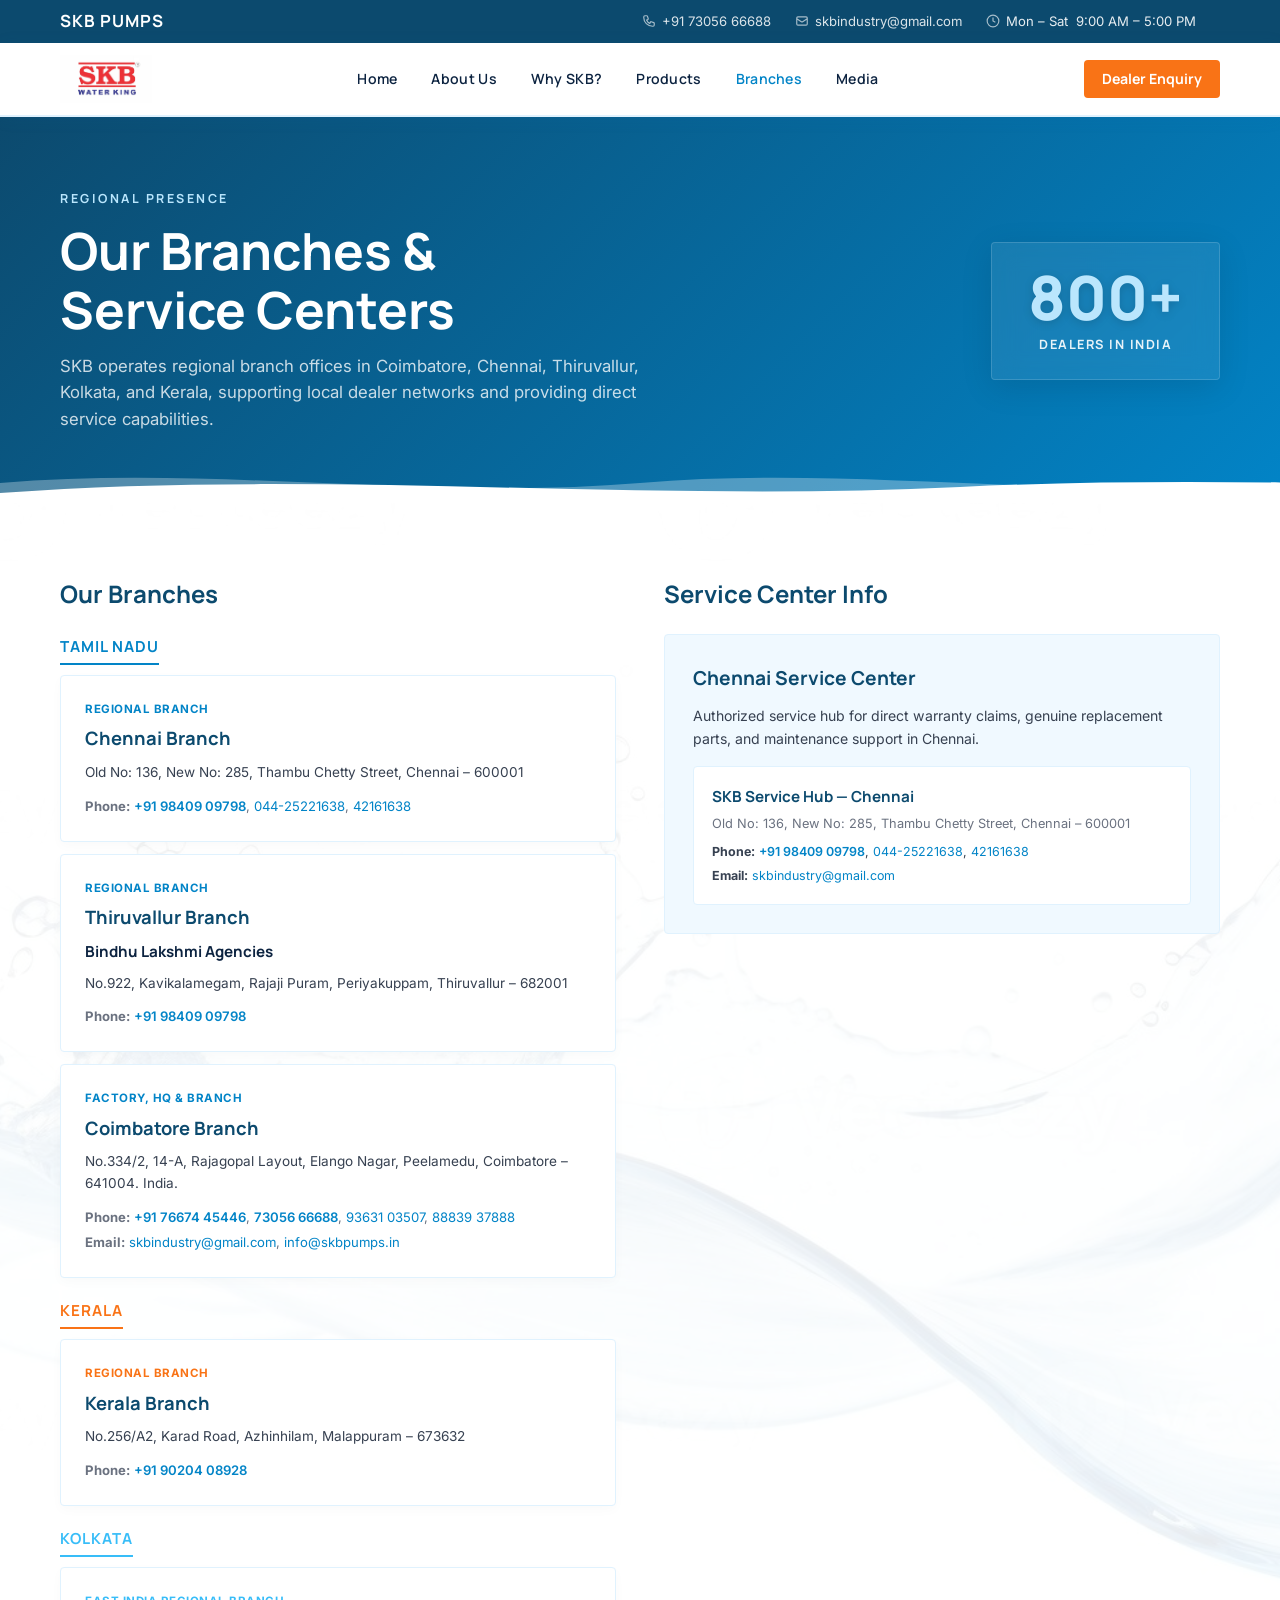
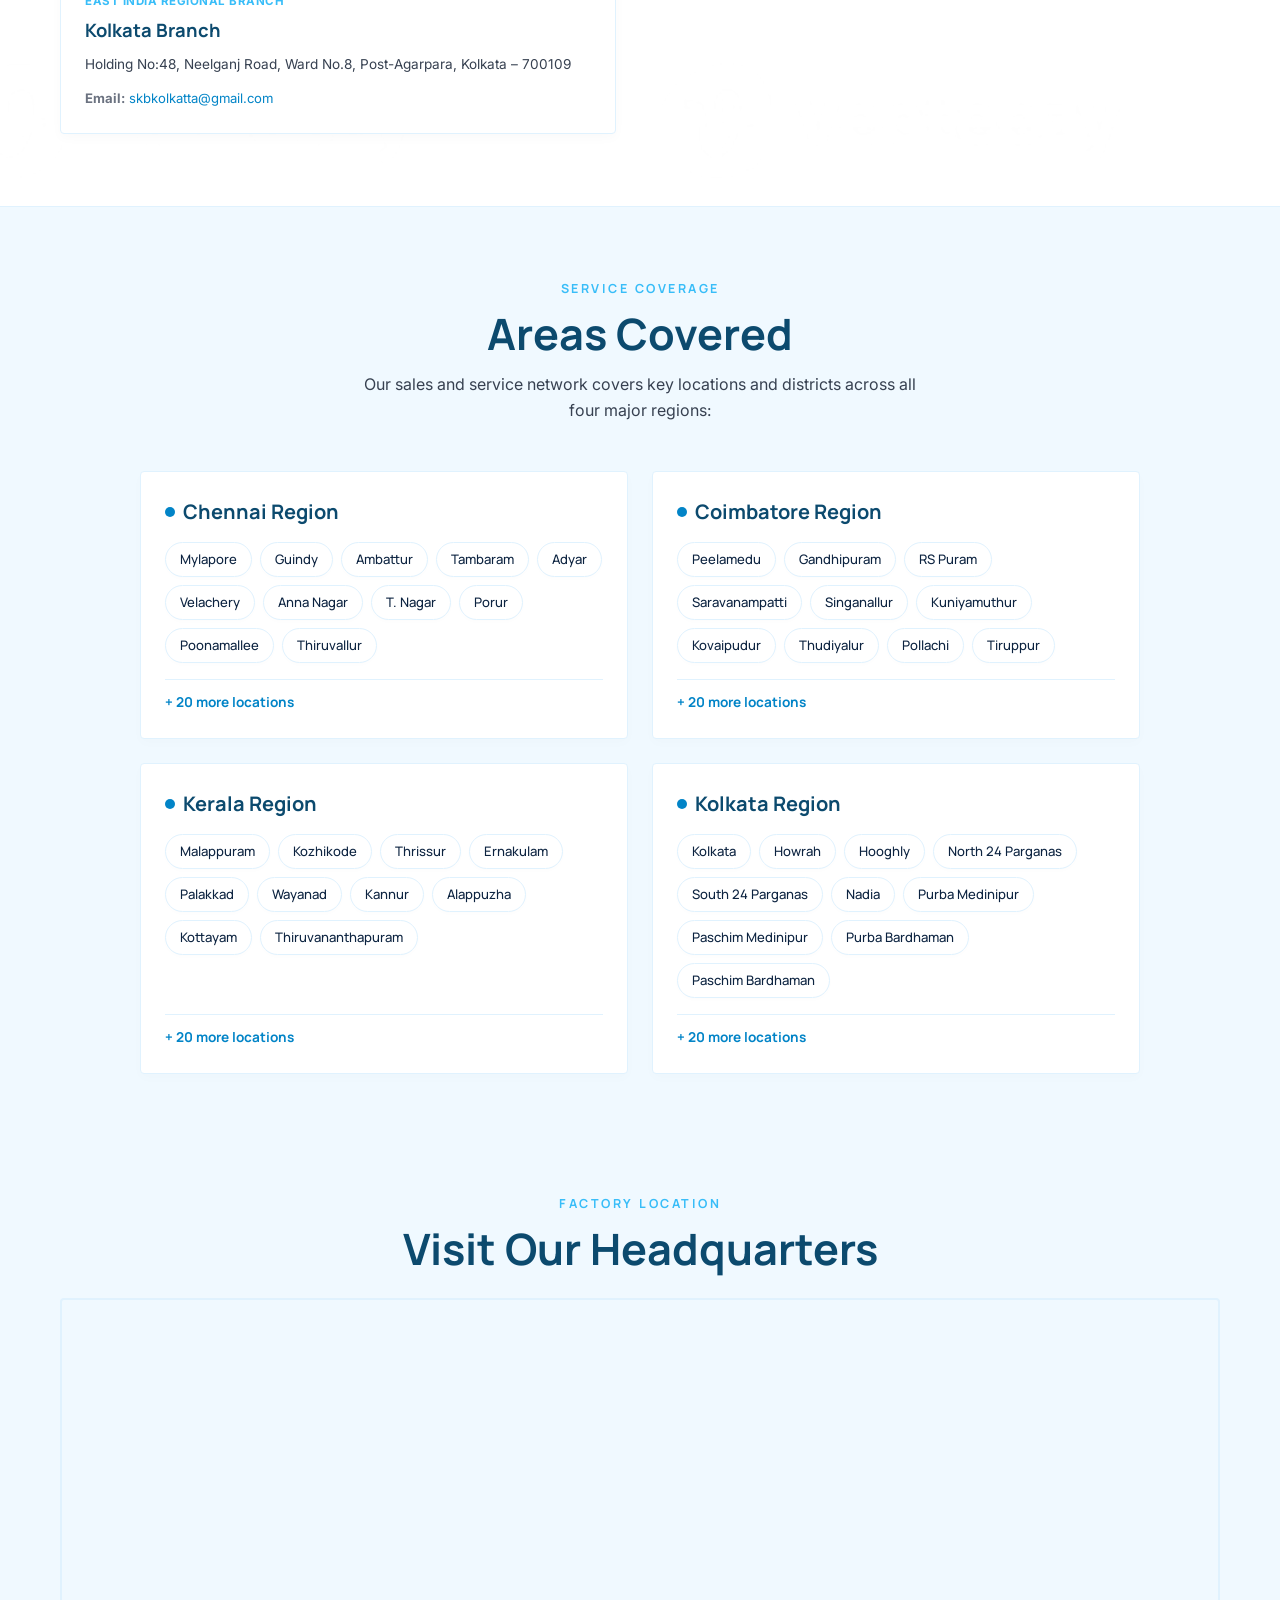
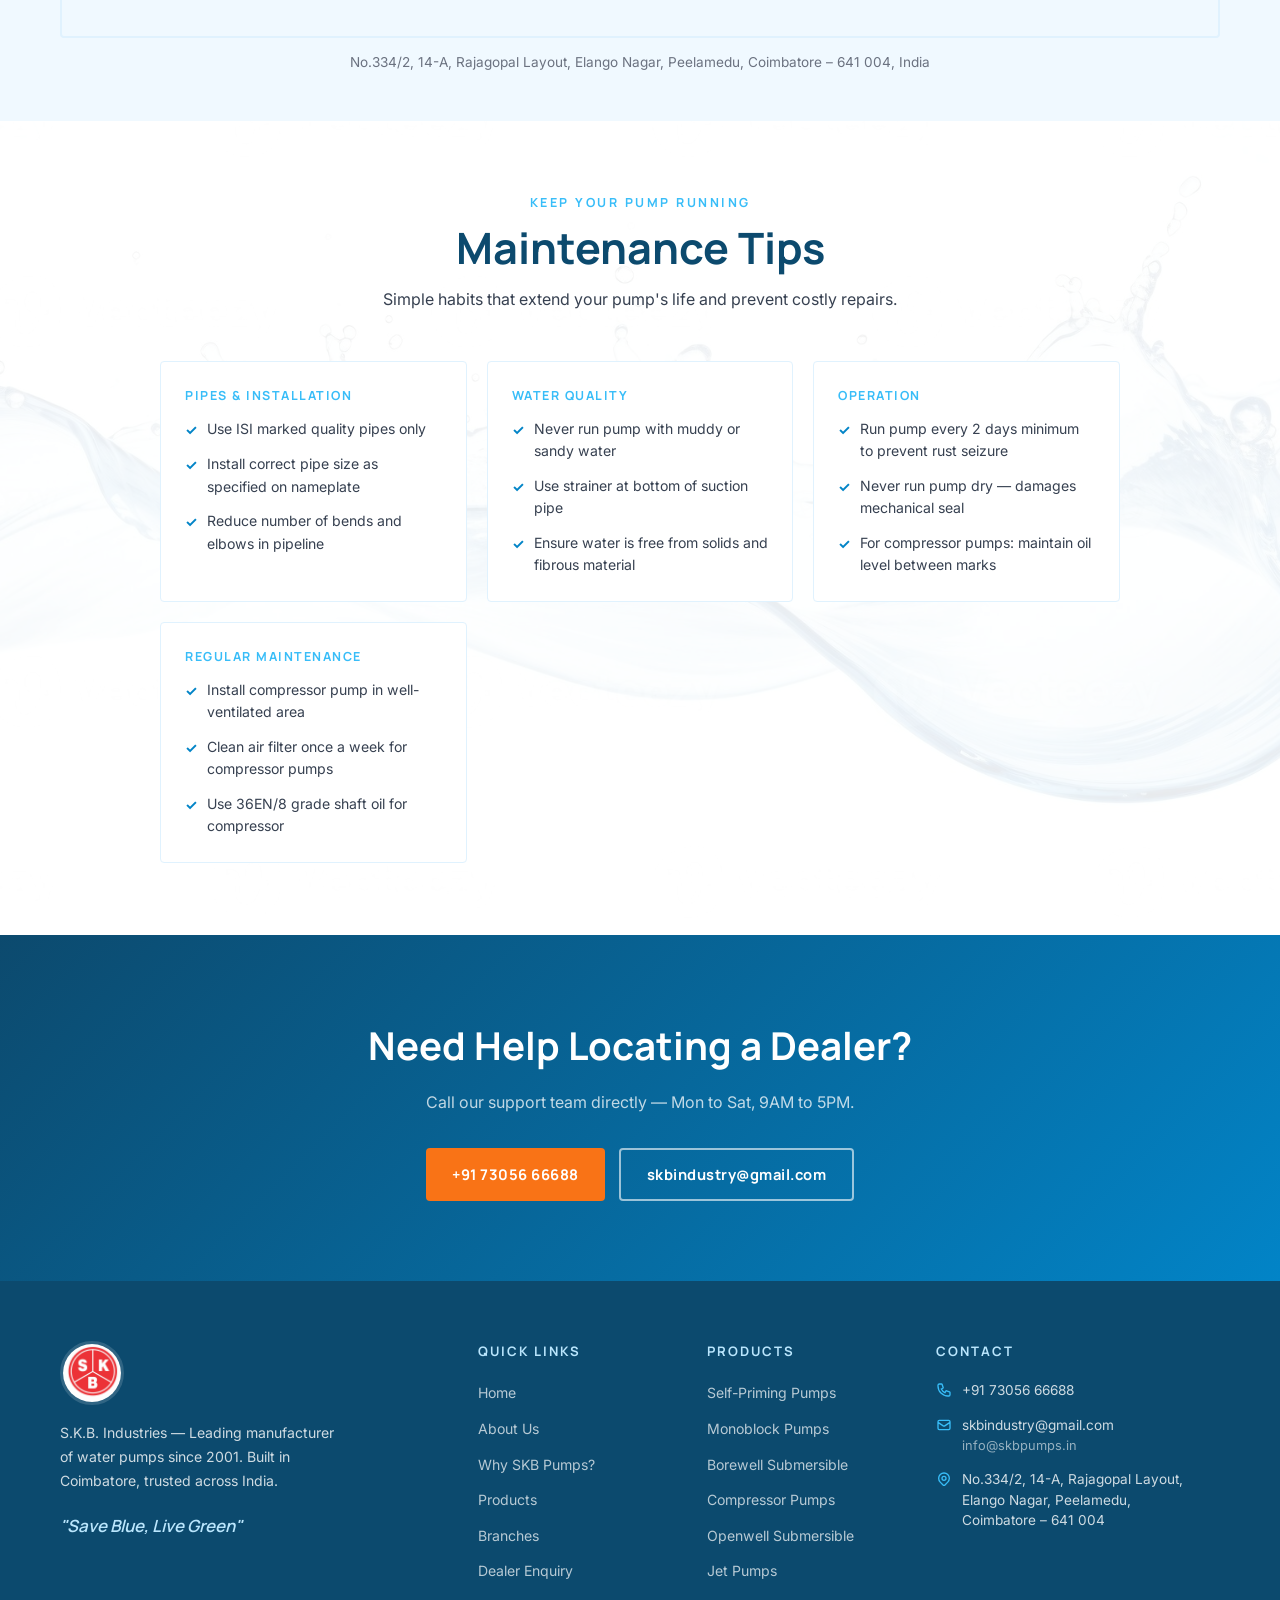
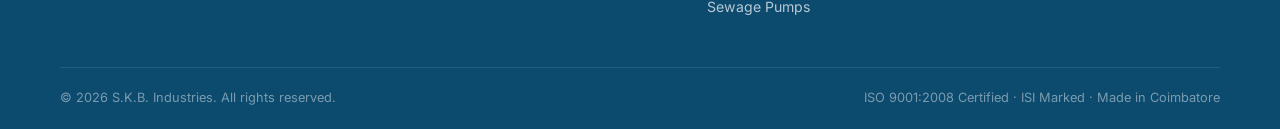
<file: branches.html>
<!DOCTYPE html>
<html lang="en">
<head>
  <meta charset="UTF-8" />
  <meta name="viewport" content="width=device-width, initial-scale=1.0" />
  <title>SKB Pumps Branches & Service Centers | Coimbatore, Chennai, Kolkata</title>
  <link rel="stylesheet" href="assets/css/style.css?v=5" />
<script type="application/ld+json">
{
  "@context": "https://schema.org",
  "@type": "LocalBusiness",
  "name": "S.K.B. Industries (SKB Pumps)",
  "image": "https://skbpumps.in/assets/images/logo-main.jpg",
  "url": "https://skbpumps.in/",
  "telephone": "+917305666688",
  "email": "skbindustry@gmail.com",
  "address": {
    "@type": "PostalAddress",
    "streetAddress": "No.334/2, 14-A, Rajagopal Layout, Elango Nagar, Peelamedu",
    "addressLocality": "Coimbatore",
    "postalCode": "641004",
    "addressCountry": "IN"
  },
  "geo": {
    "@type": "GeoCoordinates",
    "latitude": 11.0263,
    "longitude": 77.0097
  },
  "openingHoursSpecification": {
    "@type": "OpeningHoursSpecification",
    "dayOfWeek": [
      "Monday",
      "Tuesday",
      "Wednesday",
      "Thursday",
      "Friday",
      "Saturday"
    ],
    "opens": "09:00",
    "closes": "17:00"
  }
}
  </script>
</head>
<body>

  <div class="top-bar">
    <div class="container">
      <span class="brand-name">SKB PUMPS</span>
      <span class="info-item always"><svg width="14" height="14" fill="none" viewBox="0 0 24 24" stroke="currentColor" stroke-width="2"><path d="M3 5a2 2 0 012-2h3.28a1 1 0 01.948.684l1.498 4.493a1 1 0 01-.502 1.21l-2.257 1.13a11.042 11.042 0 005.516 5.516l1.13-2.257a1 1 0 011.21-.502l4.493 1.498a1 1 0 01.684.949V19a2 2 0 01-2 2h-1C9.716 21 3 14.284 3 6V5z"/></svg><a href="tel:+917305666688">+91 73056 66688</a></span>
      <span class="info-item"><svg width="14" height="14" fill="none" viewBox="0 0 24 24" stroke="currentColor" stroke-width="2"><path d="M3 8l7.89 5.26a2 2 0 002.22 0L21 8M5 19h14a2 2 0 002-2V7a2 2 0 00-2-2H5a2 2 0 00-2 2v10a2 2 0 002 2z"/></svg><a href="mailto:skbindustry@gmail.com">skbindustry@gmail.com</a></span>
      <span class="info-item"><svg width="14" height="14" fill="none" viewBox="0 0 24 24" stroke="currentColor" stroke-width="2"><circle cx="12" cy="12" r="10"/><path d="M12 6v6l4 2"/></svg>Mon – Sat &nbsp;9:00 AM – 5:00 PM</span>
    
      <span class="info-item always lang-selector-wrap">
        <div id="google_translate_element"></div>
      </span>
    </div>
  </div>

  <header class="site-header">
    <div class="container">
      <div class="nav-wrap">
        <a href="index.html" class="logo">
          <img src="assets/images/logo-main.jpg" alt="SKB Water King" class="logo-img" />
        </a>
        <nav class="main-nav">
          <a href="index.html">Home</a>
          <a href="about.html">About Us</a>
          <a href="why-skb.html">Why SKB?</a>
          <a href="products.html">Products</a>
          <a href="branches.html" class="active">Branches</a>
          <a href="media.html">Media</a>
        </nav>
        <div class="nav-right">
          <a href="dealer.html" class="nav-cta">Dealer Enquiry</a>
          <div class="hamburger" id="menuBtn"><span></span><span></span><span></span></div>
        </div>
      </div>
    </div>
  </header>

  <div class="mobile-nav" id="mobileNav">
    <div class="mobile-nav-header">
      <a href="index.html" class="logo"><img src="assets/images/logo-main.jpg" alt="SKB Water King" class="logo-img" /></a>
      <span class="mobile-nav-close" id="menuClose">✕</span>
    </div>
    <ul>
      <li><a href="index.html">Home</a></li>
      <li><a href="about.html">About Us</a></li>
      <li><a href="why-skb.html">Why SKB Pumps?</a></li>
      <li><a href="products.html">Products</a></li>
      <li><a href="branches.html">Branches</a></li>
      <li><a href="media.html">Media Gallery</a></li>
      <li><a href="dealer.html">Dealer Enquiry</a></li>
    </ul>
    <a href="dealer.html" class="btn btn-cta">Become a Dealer</a>
    <div class="mobile-top-info">
      <span>Mob <a href="tel:+917305666688">+91 73056 66688</a></span>
      <span>Email <a href="mailto:skbindustry@gmail.com">skbindustry@gmail.com</a></span>
      <span>Mon–Sat · 9AM–5PM</span>
    </div>
  </div>

  <section class="page-hero">
    <div class="container" style="display:flex; justify-content:space-between; align-items:center; gap:40px; flex-wrap:wrap;">
      <div style="flex:1; min-width:280px; max-width:620px;">
        <div class="eyebrow">Regional Presence</div>
        <h1>Our Branches &amp;<br />Service Centers</h1>
        <p style="margin-bottom:0;">SKB operates regional branch offices in Coimbatore, Chennai, Thiruvallur, Kolkata, and Kerala, supporting local dealer networks and providing direct service capabilities.</p>
      </div>
      
      <!-- Counter Card -->
      <div style="background:rgba(255,255,255,0.08); backdrop-filter:blur(12px); -webkit-backdrop-filter:blur(12px); border:1.5px solid rgba(255,255,255,0.15); border-radius:var(--radius-lg); padding:24px 36px; display:flex; flex-direction:column; align-items:center; text-align:center; min-width:220px; box-shadow:0 8px 32px 0 rgba(0,0,0,0.1); margin-top:10px; margin-bottom:10px;">
        <div style="font-family:var(--font-head); font-size:3.8rem; font-weight:800; color:var(--accent); line-height:1; margin-bottom:6px; text-shadow:0 2px 10px rgba(0,0,0,0.15);">800+</div>
        <div style="font-family:var(--font-sub); font-size:0.8rem; font-weight:700; text-transform:uppercase; letter-spacing:1.5px; color:rgba(255,255,255,0.9);">Dealers in India</div>
      </div>
    </div>
    <div class="page-hero-waves" aria-hidden="true">
      <svg class="phw-back" viewBox="0 0 2880 50" preserveAspectRatio="none" xmlns="http://www.w3.org/2000/svg">
        <path fill="#ffffff" d="M0,28 C240,10 480,46 720,28 C960,10 1200,46 1440,28 C1680,10 1920,46 2160,28 C2400,10 2640,46 2880,28 L2880,50 L0,50 Z"/>
      </svg>
      <svg class="phw-front" viewBox="0 0 2880 50" preserveAspectRatio="none" xmlns="http://www.w3.org/2000/svg">
        <path fill="#ffffff" d="M0,38 C360,14 720,48 1080,32 C1440,16 1800,44 2160,30 C2520,16 2750,40 2880,38 L2880,50 L0,50 Z"/>
      </svg>
    </div>
  </section>

  <!-- BRANCHES + SERVICE CENTERS GRID -->
  <section class="section section-drops">
    <div class="container">
      <div class="service-grid">

        <!-- BRANCHES LIST (LEFT COLUMN) -->
        <div>
          <h3 style="font-family:var(--font-head);font-size:1.5rem;font-weight:700;color:var(--primary-dark);margin-bottom:20px;">Our Branches</h3>
          <div style="display:flex;flex-direction:column;gap:20px;">
            
            <!-- Tamil Nadu Region -->
            <div>
              <div style="font-family:var(--font-head);font-size:0.95rem;font-weight:700;color:var(--primary);text-transform:uppercase;letter-spacing:1px;margin-bottom:10px;border-bottom:2px solid var(--primary);padding-bottom:4px;display:inline-block;">Tamil Nadu</div>
              <div style="display:flex;flex-direction:column;gap:12px;">
                <!-- Chennai Branch -->
                <div class="dealer-card-item" style="background:var(--bg-white);border:1.5px solid var(--border);border-radius:var(--radius-lg);padding:24px;box-shadow:0 4px 12px rgba(0,0,0,0.025);">
                  <div style="font-size:0.72rem;font-weight:700;color:var(--primary);text-transform:uppercase;letter-spacing:0.5px;margin-bottom:6px;">Regional Branch</div>
                  <h4 style="font-family:var(--font-head);font-size:1.15rem;font-weight:700;color:var(--primary-dark);margin-bottom:8px;">Chennai Branch</h4>
                  <p style="font-size:0.85rem;color:var(--text-mid);line-height:1.6;margin-bottom:12px;">Old No: 136, New No: 285, Thambu Chetty Street, Chennai – 600001</p>
                  <div style="display:flex;flex-direction:column;gap:4px;font-size:0.82rem;color:var(--text-light);">
                    <div><strong>Phone:</strong> <a href="tel:+919840909798" style="color:var(--primary);font-weight:600;">+91 98409 09798</a>, <a href="tel:04425221638" style="color:var(--primary);">044-25221638</a>, <a href="tel:04442161638" style="color:var(--primary);">42161638</a></div>
                  </div>
                </div>
                <!-- Thiruvallur Branch -->
                <div class="dealer-card-item" style="background:var(--bg-white);border:1.5px solid var(--border);border-radius:var(--radius-lg);padding:24px;box-shadow:0 4px 12px rgba(0,0,0,0.025);">
                  <div style="font-size:0.72rem;font-weight:700;color:var(--primary);text-transform:uppercase;letter-spacing:0.5px;margin-bottom:6px;">Regional Branch</div>
                  <h4 style="font-family:var(--font-head);font-size:1.15rem;font-weight:700;color:var(--primary-dark);margin-bottom:8px;">Thiruvallur Branch</h4>
                  <div style="font-family:var(--font-sub);font-size:0.95rem;font-weight:700;color:var(--text-dark);margin-bottom:8px;">Bindhu Lakshmi Agencies</div>
                  <p style="font-size:0.85rem;color:var(--text-mid);line-height:1.6;margin-bottom:12px;">No.922, Kavikalamegam, Rajaji Puram, Periyakuppam, Thiruvallur – 682001</p>
                  <div style="display:flex;flex-direction:column;gap:4px;font-size:0.82rem;color:var(--text-light);">
                    <div><strong>Phone:</strong> <a href="tel:+919840909798" style="color:var(--primary);font-weight:600;">+91 98409 09798</a></div>
                  </div>
                </div>
                <!-- Coimbatore Branch -->
                <div class="dealer-card-item" style="background:var(--bg-white);border:1.5px solid var(--border);border-radius:var(--radius-lg);padding:24px;box-shadow:0 4px 12px rgba(0,0,0,0.025);">
                  <div style="font-size:0.72rem;font-weight:700;color:var(--primary);text-transform:uppercase;letter-spacing:0.5px;margin-bottom:6px;">Factory, HQ &amp; Branch</div>
                  <h4 style="font-family:var(--font-head);font-size:1.15rem;font-weight:700;color:var(--primary-dark);margin-bottom:8px;">Coimbatore Branch</h4>
                  <p style="font-size:0.85rem;color:var(--text-mid);line-height:1.6;margin-bottom:12px;">No.334/2, 14-A, Rajagopal Layout, Elango Nagar, Peelamedu, Coimbatore – 641004. India.</p>
                  <div style="display:flex;flex-direction:column;gap:4px;font-size:0.82rem;color:var(--text-light);">
                    <div><strong>Phone:</strong> <a href="tel:+917667445446" style="color:var(--primary);font-weight:600;">+91 76674 45446</a>, <a href="tel:+917305666688" style="color:var(--primary);font-weight:600;">73056 66688</a>, <a href="tel:+919363103507" style="color:var(--primary);">93631 03507</a>, <a href="tel:+918883937888" style="color:var(--primary);">88839 37888</a></div>
                    <div><strong>Email:</strong> <a href="mailto:skbindustry@gmail.com" style="color:var(--primary);">skbindustry@gmail.com</a>, <a href="mailto:info@skbpumps.in" style="color:var(--primary);">info@skbpumps.in</a></div>
                  </div>
                </div>
              </div>
            </div>

            <!-- Kerala Region -->
            <div>
              <div style="font-family:var(--font-head);font-size:0.95rem;font-weight:700;color:var(--cta);text-transform:uppercase;letter-spacing:1px;margin-bottom:10px;border-bottom:2px solid var(--cta);padding-bottom:4px;display:inline-block;">Kerala</div>
              <div class="dealer-card-item" style="background:var(--bg-white);border:1.5px solid var(--border);border-radius:var(--radius-lg);padding:24px;box-shadow:0 4px 12px rgba(0,0,0,0.025);">
                <div style="font-size:0.72rem;font-weight:700;color:var(--cta);text-transform:uppercase;letter-spacing:0.5px;margin-bottom:6px;">Regional Branch</div>
                <h4 style="font-family:var(--font-head);font-size:1.15rem;font-weight:700;color:var(--primary-dark);margin-bottom:8px;">Kerala Branch</h4>
                <p style="font-size:0.85rem;color:var(--text-mid);line-height:1.6;margin-bottom:12px;">No.256/A2, Karad Road, Azhinhilam, Malappuram – 673632</p>
                <div style="display:flex;flex-direction:column;gap:4px;font-size:0.82rem;color:var(--text-light);">
                  <div><strong>Phone:</strong> <a href="tel:+919020408928" style="color:var(--primary);font-weight:600;">+91 90204 08928</a></div>
                </div>
              </div>
            </div>

            <!-- Kolkata Region -->
            <div>
              <div style="font-family:var(--font-head);font-size:0.95rem;font-weight:700;color:var(--secondary);text-transform:uppercase;letter-spacing:1px;margin-bottom:10px;border-bottom:2px solid var(--secondary);padding-bottom:4px;display:inline-block;">Kolkata</div>
              <div class="dealer-card-item" style="background:var(--bg-white);border:1.5px solid var(--border);border-radius:var(--radius-lg);padding:24px;box-shadow:0 4px 12px rgba(0,0,0,0.025);">
                <div style="font-size:0.72rem;font-weight:700;color:var(--secondary);text-transform:uppercase;letter-spacing:0.5px;margin-bottom:6px;">East India Regional Branch</div>
                <h4 style="font-family:var(--font-head);font-size:1.15rem;font-weight:700;color:var(--primary-dark);margin-bottom:8px;">Kolkata Branch</h4>
                <p style="font-size:0.85rem;color:var(--text-mid);line-height:1.6;margin-bottom:12px;">Holding No:48, Neelganj Road, Ward No.8, Post-Agarpara, Kolkata – 700109</p>
                <div style="display:flex;flex-direction:column;gap:4px;font-size:0.82rem;color:var(--text-light);">
                  <div><strong>Email:</strong> <a href="mailto:skbkolkatta@gmail.com" style="color:var(--primary);">skbkolkatta@gmail.com</a></div>
                </div>
              </div>
            </div>

          </div>
        </div>

        <!-- SERVICE CENTER INFO (RIGHT COLUMN) -->
        <div>
          <h3 style="font-family:var(--font-head);font-size:1.5rem;font-weight:700;color:var(--primary-dark);margin-bottom:20px;">Service Center Info</h3>
          
          <!-- Chennai Service Center -->
          <div style="background:var(--bg-light);border:1.5px solid var(--border);border-radius:var(--radius-lg);padding:28px;margin-bottom:20px;">
            <h4 style="font-family:var(--font-head);font-size:1.2rem;font-weight:700;color:var(--primary-dark);margin-bottom:12px;">Chennai Service Center</h4>
            <p style="font-size:0.88rem;color:var(--text-mid);line-height:1.6;margin-bottom:16px;">Authorized service hub for direct warranty claims, genuine replacement parts, and maintenance support in Chennai.</p>
            
            <div style="background:var(--bg-white);border:1.5px solid var(--border);border-radius:var(--radius);padding:18px;">
              <h5 style="font-family:var(--font-sub);font-size:0.95rem;font-weight:700;color:var(--primary-dark);margin-bottom:4px;">SKB Service Hub — Chennai</h5>
              <p style="font-size:0.8rem;color:var(--text-light);margin-bottom:8px;">Old No: 136, New No: 285, Thambu Chetty Street, Chennai – 600001</p>
              <div style="font-size:0.78rem;color:var(--text-mid);display:flex;flex-direction:column;gap:4px;">
                <div><strong>Phone:</strong> <a href="tel:+919840909798" style="color:var(--primary);font-weight:600;">+91 98409 09798</a>, <a href="tel:04425221638" style="color:var(--primary);">044-25221638</a>, <a href="tel:04442161638" style="color:var(--primary);">42161638</a></div>
                <div><strong>Email:</strong> <a href="mailto:skbindustry@gmail.com" style="color:var(--primary);">skbindustry@gmail.com</a></div>
              </div>
            </div>
          </div>
        </div>

      </div>
    </div>
  </section>

  <!-- AREAS COVERED SECTION -->
  <section class="section" style="border-top:1.5px solid var(--border); background: var(--bg-light);">
    <div class="container">
      <div class="section-header">
        <div class="eyebrow">Service Coverage</div>
        <h2>Areas Covered</h2>
        <p>Our sales and service network covers key locations and districts across all four major regions:</p>
      </div>
      
      <div class="areas-grid" style="display: grid; grid-template-columns: repeat(auto-fit, minmax(320px, 1fr)); gap: 24px; max-width: 1000px; margin: 0 auto;">
        
        <!-- Chennai Region -->
        <div style="background:var(--bg-white); border:1.5px solid var(--border); border-radius:var(--radius-lg); padding:24px; box-shadow:0 4px 12px rgba(0,0,0,0.015); display:flex; flex-direction:column; justify-content:space-between;">
          <div>
            <h3 style="font-family:var(--font-head); font-size:1.25rem; font-weight:700; color:var(--primary-dark); margin-bottom:14px; display:flex; align-items:center; gap:8px;">
              <span style="display:inline-block; width:10px; height:10px; border-radius:50%; background:var(--primary);"></span>
              Chennai Region
            </h3>
            <div style="display:flex; flex-wrap:wrap; gap:8px; margin-bottom:16px;">
              <span class="district-chip">Mylapore</span>
              <span class="district-chip">Guindy</span>
              <span class="district-chip">Ambattur</span>
              <span class="district-chip">Tambaram</span>
              <span class="district-chip">Adyar</span>
              <span class="district-chip">Velachery</span>
              <span class="district-chip">Anna Nagar</span>
              <span class="district-chip">T. Nagar</span>
              <span class="district-chip">Porur</span>
              <span class="district-chip">Poonamallee</span>
              <span class="district-chip">Thiruvallur</span>
            </div>
          </div>
          <div style="font-size:0.85rem; color:var(--primary); font-weight:700; font-family:var(--font-sub); border-top:1px solid var(--border); padding-top:12px;">+ 20 more locations</div>
        </div>

        <!-- Coimbatore Region -->
        <div style="background:var(--bg-white); border:1.5px solid var(--border); border-radius:var(--radius-lg); padding:24px; box-shadow:0 4px 12px rgba(0,0,0,0.015); display:flex; flex-direction:column; justify-content:space-between;">
          <div>
            <h3 style="font-family:var(--font-head); font-size:1.25rem; font-weight:700; color:var(--primary-dark); margin-bottom:14px; display:flex; align-items:center; gap:8px;">
              <span style="display:inline-block; width:10px; height:10px; border-radius:50%; background:var(--primary);"></span>
              Coimbatore Region
            </h3>
            <div style="display:flex; flex-wrap:wrap; gap:8px; margin-bottom:16px;">
              <span class="district-chip">Peelamedu</span>
              <span class="district-chip">Gandhipuram</span>
              <span class="district-chip">RS Puram</span>
              <span class="district-chip">Saravanampatti</span>
              <span class="district-chip">Singanallur</span>
              <span class="district-chip">Kuniyamuthur</span>
              <span class="district-chip">Kovaipudur</span>
              <span class="district-chip">Thudiyalur</span>
              <span class="district-chip">Pollachi</span>
              <span class="district-chip">Tiruppur</span>
            </div>
          </div>
          <div style="font-size:0.85rem; color:var(--primary); font-weight:700; font-family:var(--font-sub); border-top:1px solid var(--border); padding-top:12px;">+ 20 more locations</div>
        </div>

        <!-- Kerala Region -->
        <div style="background:var(--bg-white); border:1.5px solid var(--border); border-radius:var(--radius-lg); padding:24px; box-shadow:0 4px 12px rgba(0,0,0,0.015); display:flex; flex-direction:column; justify-content:space-between;">
          <div>
            <h3 style="font-family:var(--font-head); font-size:1.25rem; font-weight:700; color:var(--primary-dark); margin-bottom:14px; display:flex; align-items:center; gap:8px;">
              <span style="display:inline-block; width:10px; height:10px; border-radius:50%; background:var(--primary);"></span>
              Kerala Region
            </h3>
            <div style="display:flex; flex-wrap:wrap; gap:8px; margin-bottom:16px;">
              <span class="district-chip">Malappuram</span>
              <span class="district-chip">Kozhikode</span>
              <span class="district-chip">Thrissur</span>
              <span class="district-chip">Ernakulam</span>
              <span class="district-chip">Palakkad</span>
              <span class="district-chip">Wayanad</span>
              <span class="district-chip">Kannur</span>
              <span class="district-chip">Alappuzha</span>
              <span class="district-chip">Kottayam</span>
              <span class="district-chip">Thiruvananthapuram</span>
            </div>
          </div>
          <div style="font-size:0.85rem; color:var(--primary); font-weight:700; font-family:var(--font-sub); border-top:1px solid var(--border); padding-top:12px;">+ 20 more locations</div>
        </div>

        <!-- Kolkata Region -->
        <div style="background:var(--bg-white); border:1.5px solid var(--border); border-radius:var(--radius-lg); padding:24px; box-shadow:0 4px 12px rgba(0,0,0,0.015); display:flex; flex-direction:column; justify-content:space-between;">
          <div>
            <h3 style="font-family:var(--font-head); font-size:1.25rem; font-weight:700; color:var(--primary-dark); margin-bottom:14px; display:flex; align-items:center; gap:8px;">
              <span style="display:inline-block; width:10px; height:10px; border-radius:50%; background:var(--primary);"></span>
              Kolkata Region
            </h3>
            <div style="display:flex; flex-wrap:wrap; gap:8px; margin-bottom:16px;">
              <span class="district-chip">Kolkata</span>
              <span class="district-chip">Howrah</span>
              <span class="district-chip">Hooghly</span>
              <span class="district-chip">North 24 Parganas</span>
              <span class="district-chip">South 24 Parganas</span>
              <span class="district-chip">Nadia</span>
              <span class="district-chip">Purba Medinipur</span>
              <span class="district-chip">Paschim Medinipur</span>
              <span class="district-chip">Purba Bardhaman</span>
              <span class="district-chip">Paschim Bardhaman</span>
            </div>
          </div>
          <div style="font-size:0.85rem; color:var(--primary); font-weight:700; font-family:var(--font-sub); border-top:1px solid var(--border); padding-top:12px;">+ 20 more locations</div>
        </div>

      </div>
    </div>
  </section>

  <!-- MAP -->
  <section class="section-sm section-bg">
    <div class="container">
      <div class="section-header" style="margin-bottom:24px;">
        <div class="eyebrow">Factory Location</div>
        <h2>Visit Our Headquarters</h2>
      </div>
      <div class="map-wrap">
        <iframe
          src="https://maps.google.com/maps?q=S.K.B.+Industries,+Rajagopal+Layout,+Elango+Nagar,+Peelamedu,+Coimbatore,+Tamil+Nadu+641004&output=embed"
          allowfullscreen=""
          loading="lazy"
          referrerpolicy="no-referrer-when-downgrade"
          title="SKB Industries Location Coimbatore">
        </iframe>
      </div>
      <p style="text-align:center;margin-top:14px;font-size:0.85rem;color:var(--text-light);">
        No.334/2, 14-A, Rajagopal Layout, Elango Nagar, Peelamedu, Coimbatore – 641 004, India
      </p>
    </div>
  </section>

  <!-- MAINTENANCE TIPS -->
  <section class="section section-drops">
    <div class="container">
      <div class="section-header">
        <div class="eyebrow">Keep Your Pump Running</div>
        <h2>Maintenance Tips</h2>
        <p>Simple habits that extend your pump's life and prevent costly repairs.</p>
      </div>
      <div style="display:grid;grid-template-columns:repeat(auto-fill,minmax(280px,1fr));gap:20px;max-width:960px;margin:0 auto;">
        <div style="background:var(--bg-white);border:1.5px solid var(--border);border-radius:var(--radius);padding:24px;">
          <div class="tip-cat">Pipes &amp; Installation</div>
          <div class="tips-list">
            <div class="tip-item">Use ISI marked quality pipes only</div>
            <div class="tip-item">Install correct pipe size as specified on nameplate</div>
            <div class="tip-item">Reduce number of bends and elbows in pipeline</div>
          </div>
        </div>
        <div style="background:var(--bg-white);border:1.5px solid var(--border);border-radius:var(--radius);padding:24px;">
          <div class="tip-cat">Water Quality</div>
          <div class="tips-list">
            <div class="tip-item">Never run pump with muddy or sandy water</div>
            <div class="tip-item">Use strainer at bottom of suction pipe</div>
            <div class="tip-item">Ensure water is free from solids and fibrous material</div>
          </div>
        </div>
        <div style="background:var(--bg-white);border:1.5px solid var(--border);border-radius:var(--radius);padding:24px;">
          <div class="tip-cat">Operation</div>
          <div class="tips-list">
            <div class="tip-item">Run pump every 2 days minimum to prevent rust seizure</div>
            <div class="tip-item">Never run pump dry — damages mechanical seal</div>
            <div class="tip-item">For compressor pumps: maintain oil level between marks</div>
          </div>
        </div>
        <div style="background:var(--bg-white);border:1.5px solid var(--border);border-radius:var(--radius);padding:24px;">
          <div class="tip-cat">Regular Maintenance</div>
          <div class="tips-list">
            <div class="tip-item">Install compressor pump in well-ventilated area</div>
            <div class="tip-item">Clean air filter once a week for compressor pumps</div>
            <div class="tip-item">Use 36EN/8 grade shaft oil for compressor</div>
          </div>
        </div>
      </div>
    </div>
  </section>

  <section class="cta-section">
    <div class="container">
      <h2>Need Help Locating a Dealer?</h2>
      <p>Call our support team directly — Mon to Sat, 9AM to 5PM.</p>
      <div class="cta-actions">
        <a href="tel:+917305666688" class="btn btn-cta">+91 73056 66688</a>
        <a href="mailto:skbindustry@gmail.com" class="btn btn-outline-white">skbindustry@gmail.com</a>
      </div>
    </div>
  </section>

    <!-- FOOTER -->
  <footer class="site-footer">
    <div class="container">
      <div class="footer-grid">
        <div class="footer-brand">
          <img src="assets/images/logo-emblem.jpg" alt="SKB" class="footer-emblem" />
          <p>S.K.B. Industries — Leading manufacturer of water pumps since 2001. Built in Coimbatore, trusted across India.</p>
          <div class="footer-tagline">"Save Blue, Live Green"</div>
        </div>
        <div class="footer-col">
          <h4>Quick Links</h4>
          <ul>
            <li><a href="index.html">Home</a></li>
            <li><a href="about.html">About Us</a></li>
            <li><a href="why-skb.html">Why SKB Pumps?</a></li>
            <li><a href="products.html">Products</a></li>
            <li><a href="branches.html">Branches</a></li>
            <li><a href="dealer.html">Dealer Enquiry</a></li>
          </ul>
        </div>
        <div class="footer-col">
          <h4>Products</h4>
          <ul>
            <li><a href="products.html">Self-Priming Pumps</a></li>
            <li><a href="products.html">Monoblock Pumps</a></li>
            <li><a href="products.html">Borewell Submersible</a></li>
            <li><a href="products.html">Compressor Pumps</a></li>
            <li><a href="products.html">Openwell Submersible</a></li>
            <li><a href="products.html">Jet Pumps</a></li>
            <li><a href="products.html">Sewage Pumps</a></li>
          </ul>
        </div>
        <div class="footer-col">
          <h4>Contact</h4>
          <div class="footer-contact">
            <div class="contact-item">
              <svg width="16" height="16" fill="none" viewBox="0 0 24 24" stroke="currentColor" stroke-width="2"><path d="M3 5a2 2 0 012-2h3.28a1 1 0 01.948.684l1.498 4.493a1 1 0 01-.502 1.21l-2.257 1.13a11.042 11.042 0 005.516 5.516l1.13-2.257a1 1 0 011.21-.502l4.493 1.498a1 1 0 01.684.949V19a2 2 0 01-2 2h-1C9.716 21 3 14.284 3 6V5z"/></svg>
              <p><a href="tel:+917305666688">+91 73056 66688</a></p>
            </div>
            <div class="contact-item">
              <svg width="16" height="16" fill="none" viewBox="0 0 24 24" stroke="currentColor" stroke-width="2"><path d="M3 8l7.89 5.26a2 2 0 002.22 0L21 8M5 19h14a2 2 0 002-2V7a2 2 0 00-2-2H5a2 2 0 00-2 2v10a2 2 0 002 2z"/></svg>
              <p><a href="mailto:skbindustry@gmail.com">skbindustry@gmail.com</a><br/><a href="mailto:info@skbpumps.in" style="font-size:0.8rem;opacity:0.7;">info@skbpumps.in</a></p>
            </div>
            <div class="contact-item">
              <svg width="16" height="16" fill="none" viewBox="0 0 24 24" stroke="currentColor" stroke-width="2"><path d="M17.657 16.657L13.414 20.9a1.998 1.998 0 01-2.827 0l-4.244-4.243a8 8 0 1111.314 0z"/><path d="M15 11a3 3 0 11-6 0 3 3 0 016 0z"/></svg>
              <p>No.334/2, 14-A, Rajagopal Layout,<br/>Elango Nagar, Peelamedu,<br/>Coimbatore – 641 004</p>
            </div>
          </div>
        </div>
      </div>
      <div class="footer-bottom">
        <span>© 2026 S.K.B. Industries. All rights reserved.</span>
        <span>ISO 9001:2008 Certified · ISI Marked · Made in Coimbatore</span>
      </div>
    </div>
  </footer>

  <script src="assets/js/main.js"></script>

  
  <script>
    function googleTranslateElementInit() {
      new google.translate.TranslateElement({
        pageLanguage: 'en',
        includedLanguages: 'hi,ta,ml,bn',
        layout: google.translate.TranslateElement.InlineLayout.SIMPLE,
        autoDisplay: false
      }, 'google_translate_element');
    }
  </script>
  <script src="//translate.google.com/translate_a/element.js?cb=googleTranslateElementInit"></script>
</body>
</html>
</file>
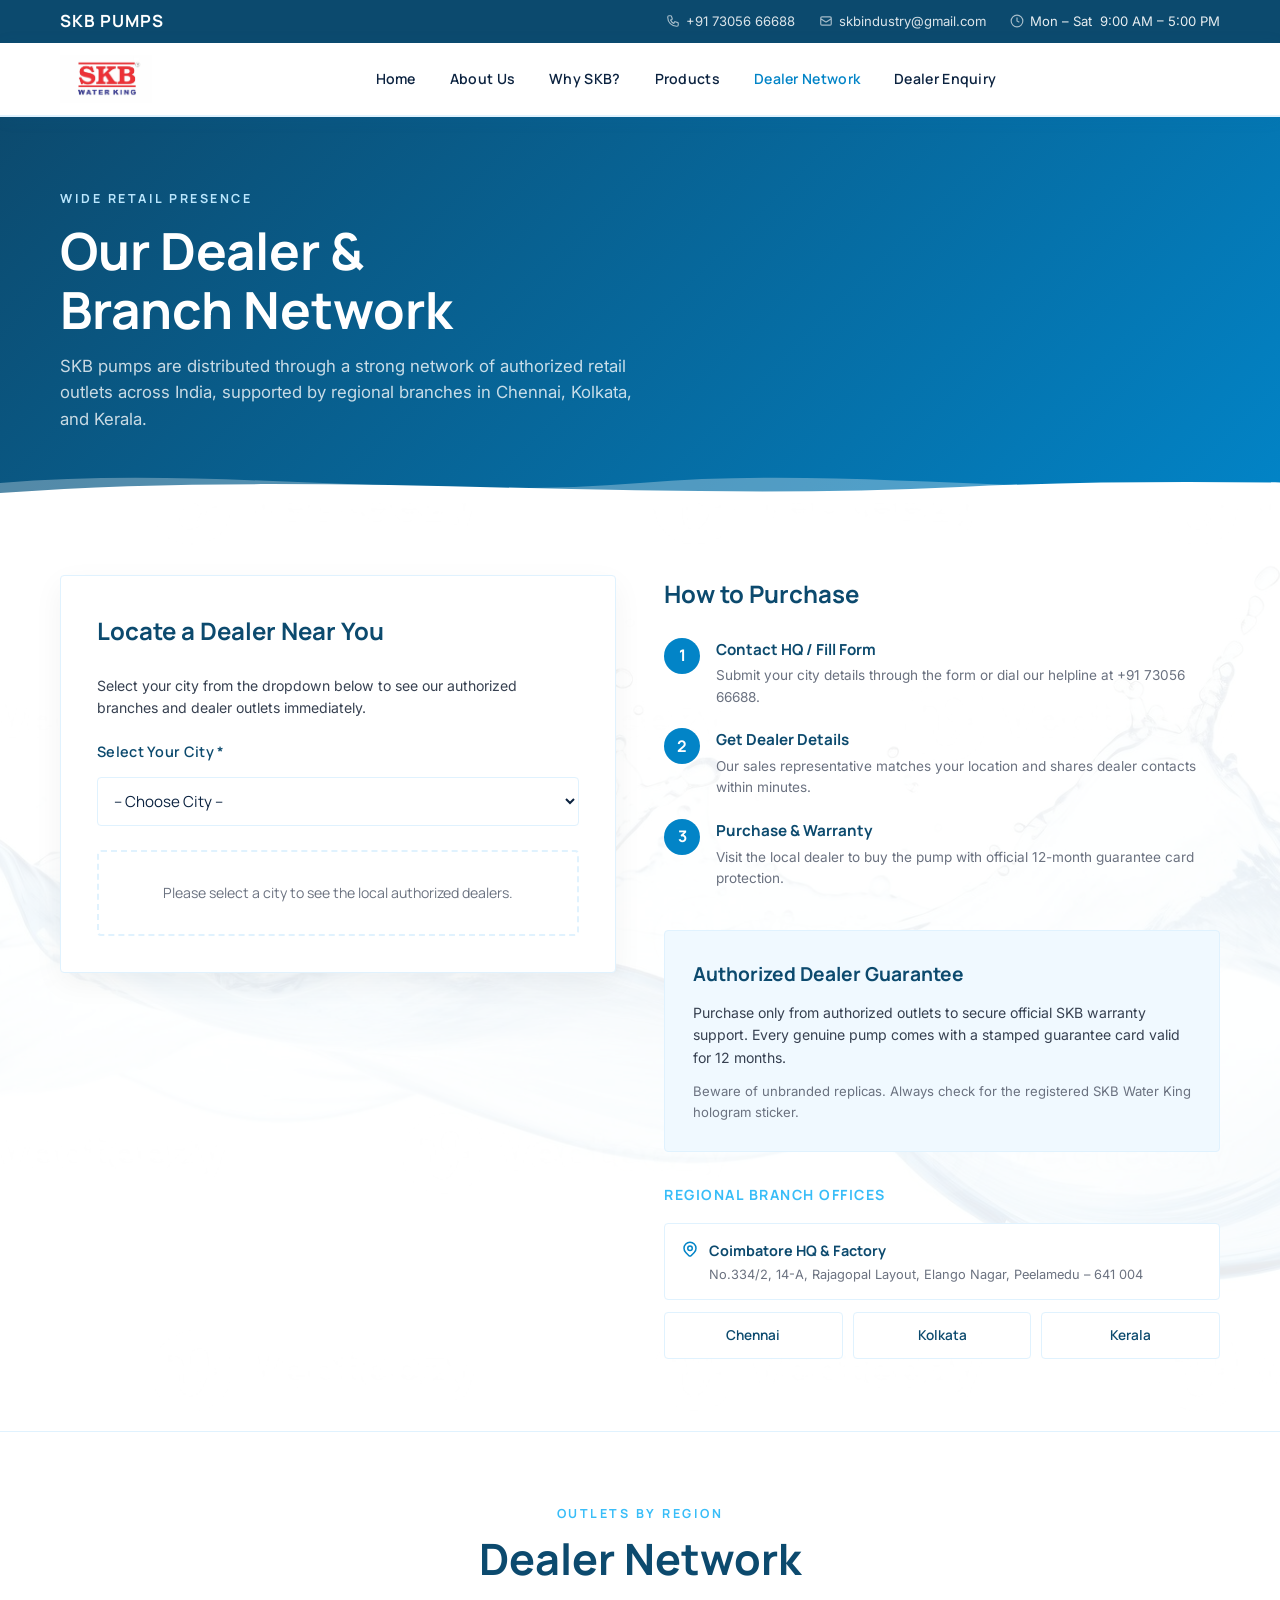
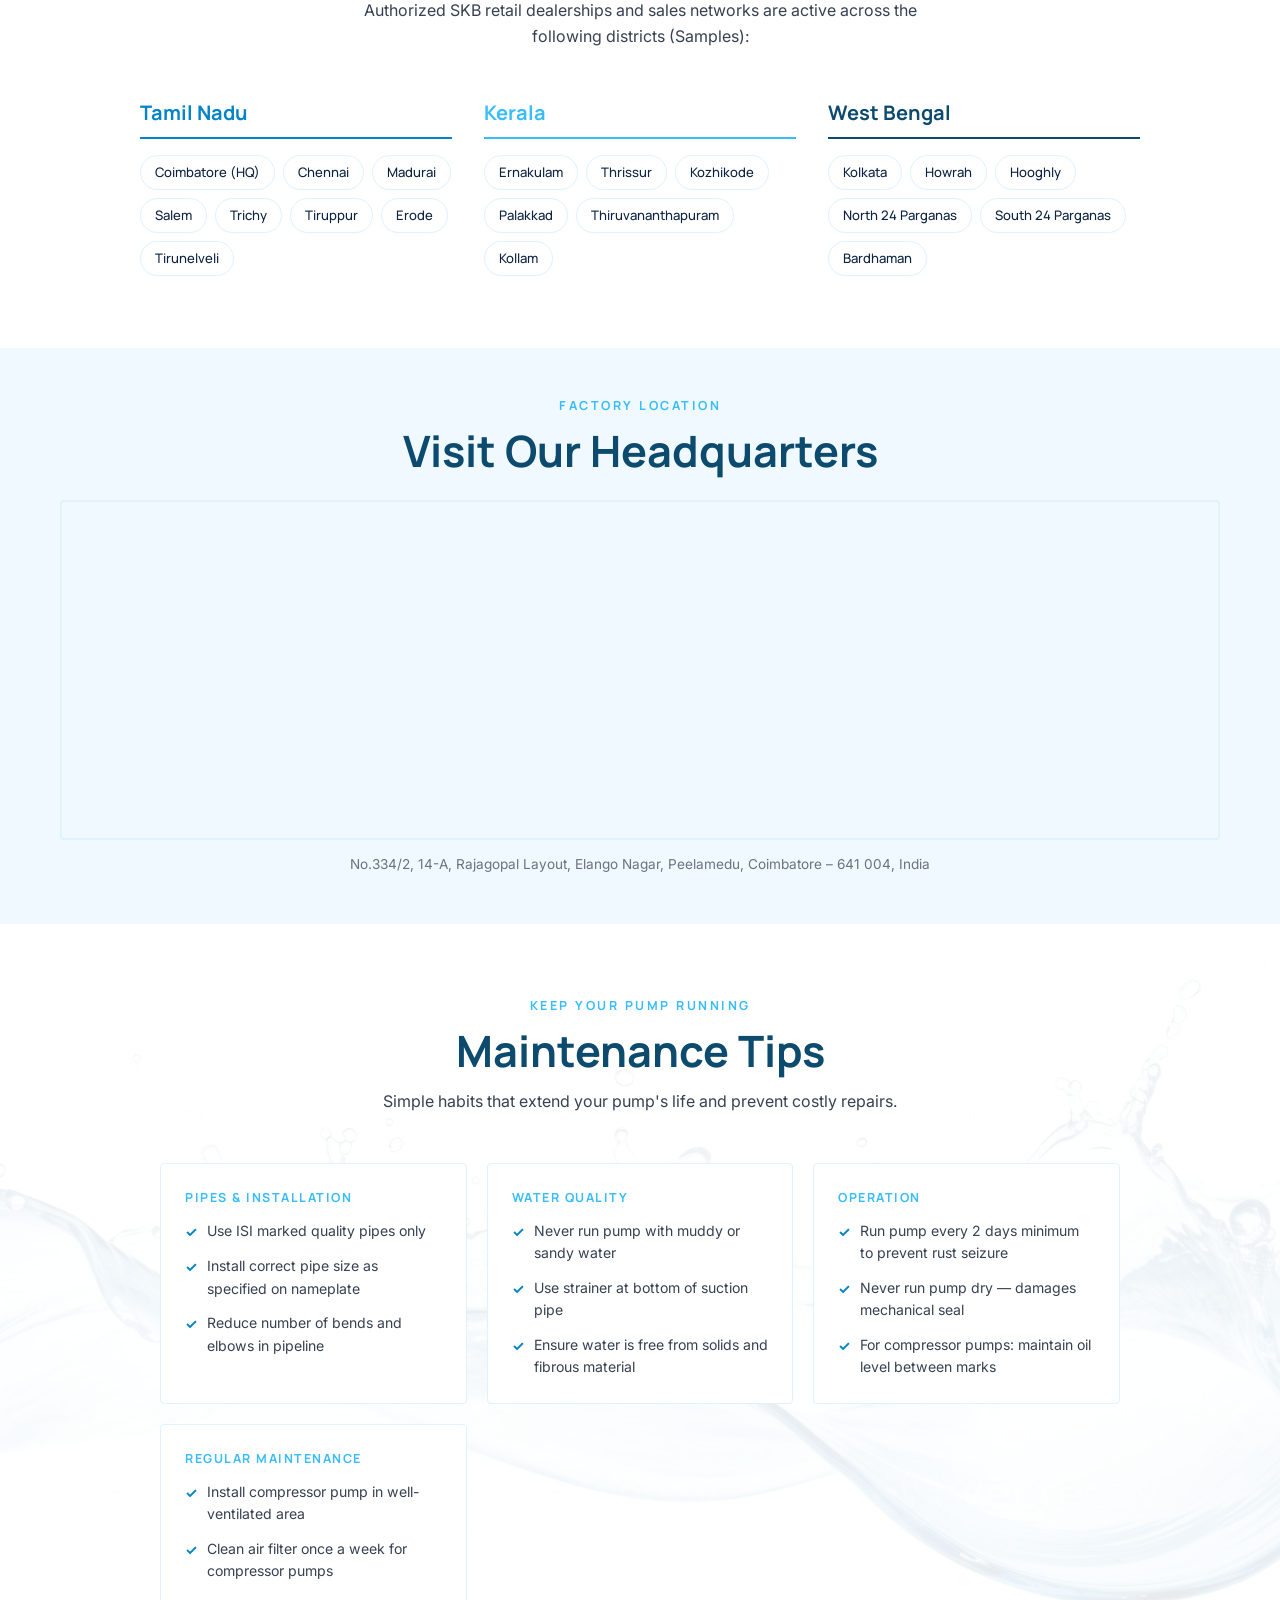
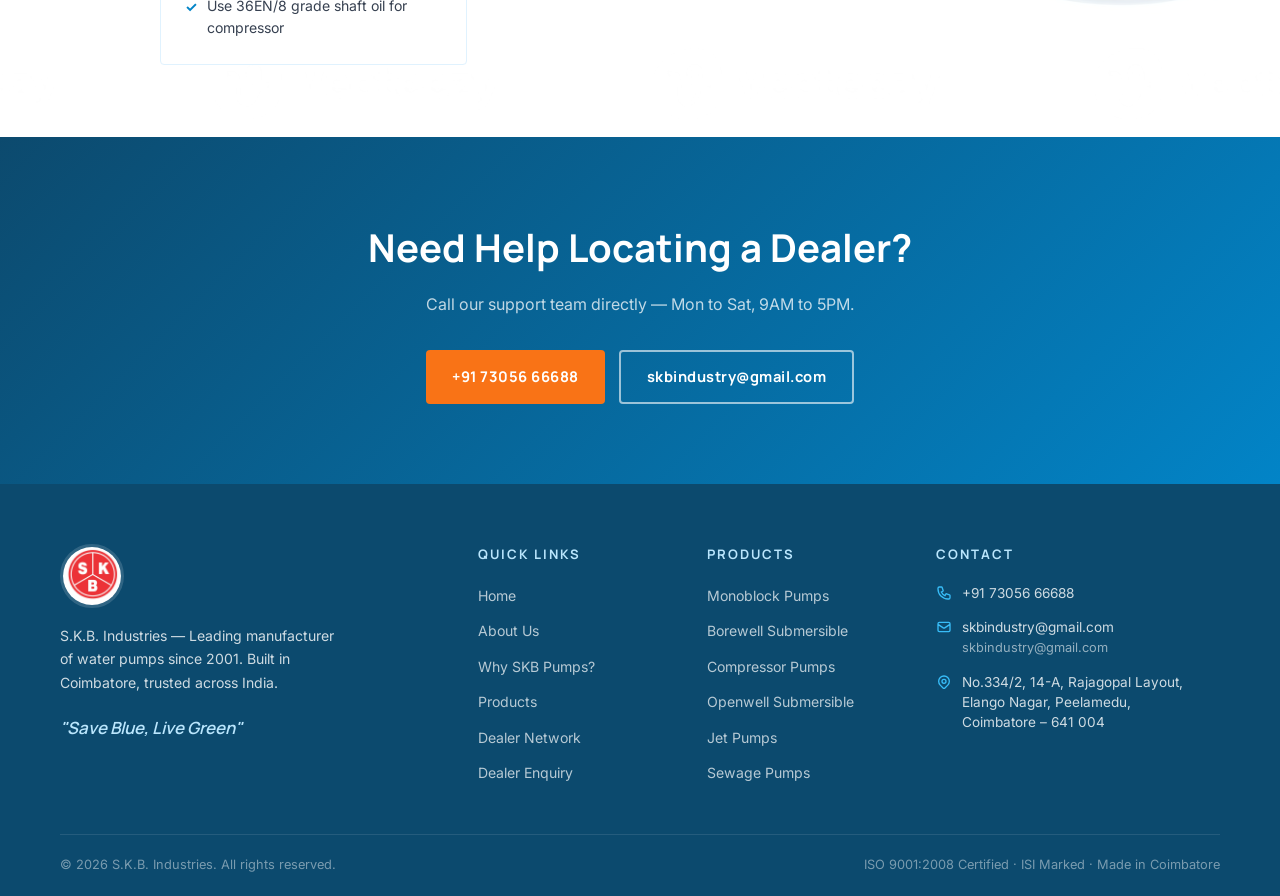
<file: dealer-network.html>
<!DOCTYPE html>
<html lang="en">
<head>
  <meta charset="UTF-8" />
  <meta name="viewport" content="width=device-width, initial-scale=1.0" />
  <title>Dealer Network — SKB Pumps | Regional Branches & Outlets</title>
  <link rel="stylesheet" href="assets/css/style.css" />
</head>
<body>

  <div class="top-bar">
    <div class="container">
      <span class="brand-name">SKB PUMPS</span>
      <span class="info-item always"><svg width="14" height="14" fill="none" viewBox="0 0 24 24" stroke="currentColor" stroke-width="2"><path d="M3 5a2 2 0 012-2h3.28a1 1 0 01.948.684l1.498 4.493a1 1 0 01-.502 1.21l-2.257 1.13a11.042 11.042 0 005.516 5.516l1.13-2.257a1 1 0 011.21-.502l4.493 1.498a1 1 0 01.684.949V19a2 2 0 01-2 2h-1C9.716 21 3 14.284 3 6V5z"/></svg><a href="tel:+917305666688">+91 73056 66688</a></span>
      <span class="info-item"><svg width="14" height="14" fill="none" viewBox="0 0 24 24" stroke="currentColor" stroke-width="2"><path d="M3 8l7.89 5.26a2 2 0 002.22 0L21 8M5 19h14a2 2 0 002-2V7a2 2 0 00-2-2H5a2 2 0 00-2 2v10a2 2 0 002 2z"/></svg><a href="mailto:skbindustry@gmail.com">skbindustry@gmail.com</a></span>
      <span class="info-item"><svg width="14" height="14" fill="none" viewBox="0 0 24 24" stroke="currentColor" stroke-width="2"><circle cx="12" cy="12" r="10"/><path d="M12 6v6l4 2"/></svg>Mon – Sat &nbsp;9:00 AM – 5:00 PM</span>
    </div>
  </div>

  <header class="site-header">
    <div class="container">
      <div class="nav-wrap">
        <a href="index.html" class="logo">
          <img src="assets/images/logo-main.jpg" alt="SKB Water King" class="logo-img" />
        </a>
        <nav class="main-nav">
          <a href="index.html">Home</a>
          <a href="about.html">About Us</a>
          <a href="why-skb.html">Why SKB?</a>
          <a href="products.html">Products</a>
          <a href="dealer-network.html" class="active">Dealer Network</a>
          <a href="dealer.html" class="nav-cta">Dealer Enquiry</a>
        </nav>
        <div class="hamburger" id="menuBtn"><span></span><span></span><span></span></div>
      </div>
    </div>
  </header>

  <div class="mobile-nav" id="mobileNav">
    <div class="mobile-nav-header">
      <a href="index.html" class="logo"><img src="assets/images/logo-main.jpg" alt="SKB Water King" class="logo-img" /></a>
      <span class="mobile-nav-close" id="menuClose">✕</span>
    </div>
    <ul>
      <li><a href="index.html">Home</a></li>
      <li><a href="about.html">About Us</a></li>
      <li><a href="why-skb.html">Why SKB Pumps?</a></li>
      <li><a href="products.html">Products</a></li>
      <li><a href="dealer-network.html">Dealer Network</a></li>
      <li><a href="dealer.html">Dealer Enquiry</a></li>
    </ul>
    <a href="dealer.html" class="btn btn-cta">Become a Dealer</a>
    <div class="mobile-top-info">
      <span>Mob <a href="tel:+917305666688">+91 73056 66688</a></span>
      <span>Email <a href="mailto:skbindustry@gmail.com">skbindustry@gmail.com</a></span>
      <span>Mon–Sat · 9AM–5PM</span>
    </div>
  </div>

  <section class="page-hero">
    <div class="container">
      <div class="eyebrow">Wide Retail Presence</div>
      <h1>Our Dealer &amp;<br />Branch Network</h1>
      <p>SKB pumps are distributed through a strong network of authorized retail outlets across India, supported by regional branches in Chennai, Kolkata, and Kerala.</p>
    </div>
    <div class="page-hero-waves" aria-hidden="true">
      <svg class="phw-back" viewBox="0 0 2880 50" preserveAspectRatio="none" xmlns="http://www.w3.org/2000/svg">
        <path fill="#ffffff" d="M0,28 C240,10 480,46 720,28 C960,10 1200,46 1440,28 C1680,10 1920,46 2160,28 C2400,10 2640,46 2880,28 L2880,50 L0,50 Z"/>
      </svg>
      <svg class="phw-front" viewBox="0 0 2880 50" preserveAspectRatio="none" xmlns="http://www.w3.org/2000/svg">
        <path fill="#ffffff" d="M0,38 C360,14 720,48 1080,32 C1440,16 1800,44 2160,30 C2520,16 2750,40 2880,38 L2880,50 L0,50 Z"/>
      </svg>
    </div>
  </section>

  <!-- DEALER FINDER + STEPS -->
  <section class="section section-drops">
    <div class="container">
      <div class="service-grid">

        <!-- DYNAMIC LOCATOR -->
        <div class="form-card" style="box-shadow: 0 10px 30px rgba(0,0,0,0.05); border: 1.5px solid var(--border);">
          <h3>Locate a Dealer Near You</h3>
          <p style="font-size:0.88rem;color:var(--text-mid);margin-bottom:20px;line-height:1.6;">Select your city from the dropdown below to see our authorized branches and dealer outlets immediately.</p>
          
          <div class="form-group">
            <label for="citySelect" style="font-weight: 600; color: var(--primary-dark); font-size: 0.9rem;">Select Your City *</label>
            <select id="citySelect" style="width: 100%; padding: 12px; border-radius: var(--radius); border: 1.5px solid var(--border); font-family: var(--font-sub); font-size: 0.95rem; margin-top: 8px; background-color: var(--bg-white);">
              <option value="">-- Choose City --</option>
              <option value="chennai">Chennai</option>
              <option value="kolkata">Kolkata</option>
            </select>
          </div>
          
          <div id="dealerListContainer" style="margin-top: 24px;"></div>
        </div>

        <script>
          document.addEventListener('DOMContentLoaded', () => {
            const citySelect = document.getElementById('citySelect');
            const dealerListContainer = document.getElementById('dealerListContainer');

            const dealers = {
              chennai: [
                {
                  name: "SKB Pumps Chennai Regional Office",
                  type: "Regional Branch & Depot",
                  address: "No.12, Mount Road, Guindy, Chennai – 600 032",
                  phone: "+91 73056 66688",
                  email: "chennai@skbpumps.com"
                },
                {
                  name: "Sri Balaji Electricals & Pumps",
                  type: "Authorized Retail Dealer",
                  address: "No.45, Broadway Road, George Town, Chennai – 600 001",
                  phone: "+91 98400 12345",
                  email: "balajipumps@gmail.com"
                },
                {
                  name: "Venkateshwara Electrical Agencies",
                  type: "Authorized Retail Dealer",
                  address: "No.7, Kovvur Road, Tambaram, Chennai – 600 045",
                  phone: "+91 94440 67890",
                  email: "venkateshwarapumps@gmail.com"
                }
              ],
              kolkata: [
                {
                  name: "SKB Pumps East India Office",
                  type: "Regional Branch & Depot",
                  address: "Block B, Sector V, Salt Lake City, Kolkata – 700 091",
                  phone: "+91 73056 66688",
                  email: "kolkata@skbpumps.com"
                },
                {
                  name: "Roy Pump & Machinery House",
                  type: "Authorized Retail Dealer",
                  address: "No.88, Netaji Subhas Road, Kolkata – 700 001",
                  phone: "+91 93310 54321",
                  email: "roypumps@yahoo.com"
                },
                {
                  name: "Bengal Machine Tools Corporation",
                  type: "Authorized Retail Dealer",
                  address: "No.12, G.T. Road, Howrah, Kolkata – 711 101",
                  phone: "+91 98300 98765",
                  email: "bengalmachinetools@gmail.com"
                }
              ]
            };

            citySelect.addEventListener('change', (e) => {
              const selected = e.target.value;
              if (!selected) {
                dealerListContainer.innerHTML = `
                  <div style="text-align: center; padding: 30px; color: var(--text-light); border: 2px dashed var(--border); border-radius: var(--radius-lg); background: var(--bg-white);">
                    <p style="font-size: 0.88rem; font-family: var(--font-sub);">Please select a city to see the local authorized dealers.</p>
                  </div>
                `;
                return;
              }

              const list = dealers[selected] || [];
              let html = '';
              list.forEach(dealer => {
                html += `
                  <div class="dealer-card-item" style="background: var(--bg-white); border: 1.5px solid var(--border); border-radius: var(--radius); padding: 18px; margin-bottom: 14px; box-shadow: 0 2px 4px rgba(0,0,0,0.01);">
                    <div style="font-size: 0.72rem; font-weight: 700; color: var(--secondary); text-transform: uppercase; letter-spacing: 0.5px; margin-bottom: 4px;">${dealer.type}</div>
                    <h4 style="font-family: var(--font-sub); font-size: 0.95rem; font-weight: 700; color: var(--primary-dark); margin-bottom: 6px;">${dealer.name}</h4>
                    <p style="font-size: 0.82rem; color: var(--text-mid); line-height: 1.5; margin-bottom: 8px;">${dealer.address}</p>
                    <div style="display: flex; flex-direction: column; gap: 4px; font-size: 0.78rem; color: var(--text-light);">
                      <div><strong>Phone:</strong> <a href="tel:\${dealer.phone.replace(/\\s+/g, '')}" style="color: var(--primary); font-weight: 600;">\${dealer.phone}</a></div>
                      <div><strong>Email:</strong> <a href="mailto:\${dealer.email}" style="color: var(--primary); font-weight: 500;">\${dealer.email}</a></div>
                    </div>
                  </div>
                `;
              });
              dealerListContainer.innerHTML = html;
            });

            // Trigger initial empty state
            citySelect.dispatchEvent(new Event('change'));
          });
        </script>

        <!-- STEPS + INFO -->
        <div>
          <!-- Process steps -->
          <div style="margin-bottom:40px;">
            <h3 style="font-family:var(--font-head);font-size:1.5rem;font-weight:700;color:var(--primary-dark);margin-bottom:24px;">How to Purchase</h3>
            <div class="steps-list">
              <div class="step-item">
                <div class="step-num">1</div>
                <div class="step-text">
                  <h4>Contact HQ / Fill Form</h4>
                  <p>Submit your city details through the form or dial our helpline at +91 73056 66688.</p>
                </div>
              </div>
              <div class="step-item">
                <div class="step-num">2</div>
                <div class="step-text">
                  <h4>Get Dealer Details</h4>
                  <p>Our sales representative matches your location and shares dealer contacts within minutes.</p>
                </div>
              </div>
              <div class="step-item">
                <div class="step-num">3</div>
                <div class="step-text">
                  <h4>Purchase &amp; Warranty</h4>
                  <p>Visit the local dealer to buy the pump with official 12-month guarantee card protection.</p>
                </div>
              </div>
            </div>
          </div>

          <!-- Warranty info -->
          <div style="background:var(--bg-light);border-radius:var(--radius-lg);padding:28px;margin-bottom:32px;border:1.5px solid var(--border);">
            <h4 style="font-family:var(--font-head);font-size:1.2rem;font-weight:700;color:var(--primary-dark);margin-bottom:12px;">Authorized Dealer Guarantee</h4>
            <p style="font-size:0.88rem;color:var(--text-mid);line-height:1.6;margin-bottom:12px;">Purchase only from authorized outlets to secure official SKB warranty support. Every genuine pump comes with a stamped guarantee card valid for 12 months.</p>
            <p style="font-size:0.82rem;color:var(--text-light);">Beware of unbranded replicas. Always check for the registered SKB Water King hologram sticker.</p>
          </div>

          <!-- Branches -->
          <div>
            <h4 style="font-family:var(--font-sub);font-size:0.88rem;font-weight:700;letter-spacing:1.5px;text-transform:uppercase;color:var(--secondary);margin-bottom:16px;">Regional Branch Offices</h4>
            <div style="display:flex;flex-direction:column;gap:12px;">
              <div class="contact-item" style="background:var(--bg-white);border:1.5px solid var(--border);border-radius:var(--radius);padding:14px 16px;">
                <svg width="18" height="18" fill="none" viewBox="0 0 24 24" stroke="var(--primary)" stroke-width="2"><path d="M17.657 16.657L13.414 20.9a1.998 1.998 0 01-2.827 0l-4.244-4.243a8 8 0 1111.314 0z"/><path d="M15 11a3 3 0 11-6 0 3 3 0 016 0z"/></svg>
                <div>
                  <strong style="font-family:var(--font-sub);font-size:0.9rem;color:var(--primary-dark);">Coimbatore HQ &amp; Factory</strong>
                  <p style="font-size:0.8rem;color:var(--text-light);margin-top:2px;">No.334/2, 14-A, Rajagopal Layout, Elango Nagar, Peelamedu – 641 004</p>
                </div>
              </div>
              <div style="display:flex;gap:10px;">
                <div style="flex:1;background:var(--bg-white);border:1.5px solid var(--border);border-radius:var(--radius);padding:12px 14px;font-size:0.85rem;font-family:var(--font-sub);font-weight:600;color:var(--primary-dark);text-align:center;">Chennai</div>
                <div style="flex:1;background:var(--bg-white);border:1.5px solid var(--border);border-radius:var(--radius);padding:12px 14px;font-size:0.85rem;font-family:var(--font-sub);font-weight:600;color:var(--primary-dark);text-align:center;">Kolkata</div>
                <div style="flex:1;background:var(--bg-white);border:1.5px solid var(--border);border-radius:var(--radius);padding:12px 14px;font-size:0.85rem;font-family:var(--font-sub);font-weight:600;color:var(--primary-dark);text-align:center;">Kerala</div>
              </div>
          </div>
        </div>
      </div>
    </div>
  </div>
  </section>

  <!-- DISTRICTS SECTION -->
  <section class="section" style="border-top:1.5px solid var(--border);">
    <div class="container">
      <div class="section-header">
        <div class="eyebrow">Outlets by Region</div>
        <h2>Dealer Network</h2>
        <p>Authorized SKB retail dealerships and sales networks are active across the following districts (Samples):</p>
      </div>
      
      <div class="districts-grid" style="display: grid; grid-template-columns: repeat(3, 1fr); gap: 32px; max-width: 1000px; margin: 0 auto;">
        <!-- Tamil Nadu -->
        <div class="state-col">
          <h3 style="font-family: var(--font-head); font-size: 1.25rem; font-weight: 700; color: var(--primary); border-bottom: 2px solid var(--primary); padding-bottom: 8px; margin-bottom: 16px;">Tamil Nadu</h3>
          <div style="display: flex; flex-wrap: wrap; gap: 8px;">
            <span class="district-chip">Coimbatore (HQ)</span>
            <span class="district-chip">Chennai</span>
            <span class="district-chip">Madurai</span>
            <span class="district-chip">Salem</span>
            <span class="district-chip">Trichy</span>
            <span class="district-chip">Tiruppur</span>
            <span class="district-chip">Erode</span>
            <span class="district-chip">Tirunelveli</span>
          </div>
        </div>
        
        <!-- Kerala -->
        <div class="state-col">
          <h3 style="font-family: var(--font-head); font-size: 1.25rem; font-weight: 700; color: var(--secondary); border-bottom: 2px solid var(--secondary); padding-bottom: 8px; margin-bottom: 16px;">Kerala</h3>
          <div style="display: flex; flex-wrap: wrap; gap: 8px;">
            <span class="district-chip">Ernakulam</span>
            <span class="district-chip">Thrissur</span>
            <span class="district-chip">Kozhikode</span>
            <span class="district-chip">Palakkad</span>
            <span class="district-chip">Thiruvananthapuram</span>
            <span class="district-chip">Kollam</span>
          </div>
        </div>
        
        <!-- West Bengal -->
        <div class="state-col">
          <h3 style="font-family: var(--font-head); font-size: 1.25rem; font-weight: 700; color: var(--primary-dark); border-bottom: 2px solid var(--primary-dark); padding-bottom: 8px; margin-bottom: 16px;">West Bengal</h3>
          <div style="display: flex; flex-wrap: wrap; gap: 8px;">
            <span class="district-chip">Kolkata</span>
            <span class="district-chip">Howrah</span>
            <span class="district-chip">Hooghly</span>
            <span class="district-chip">North 24 Parganas</span>
            <span class="district-chip">South 24 Parganas</span>
            <span class="district-chip">Bardhaman</span>
          </div>
        </div>
      </div>
    </div>
  </section>

  <!-- MAP -->
  <section class="section-sm section-bg">
    <div class="container">
      <div class="section-header" style="margin-bottom:24px;">
        <div class="eyebrow">Factory Location</div>
        <h2>Visit Our Headquarters</h2>
      </div>
      <div class="map-wrap">
        <iframe
          src="https://maps.google.com/maps?q=S.K.B.+Industries,+Rajagopal+Layout,+Elango+Nagar,+Peelamedu,+Coimbatore,+Tamil+Nadu+641004&output=embed"
          allowfullscreen=""
          loading="lazy"
          referrerpolicy="no-referrer-when-downgrade"
          title="SKB Industries Location Coimbatore">
        </iframe>
      </div>
      <p style="text-align:center;margin-top:14px;font-size:0.85rem;color:var(--text-light);">
        No.334/2, 14-A, Rajagopal Layout, Elango Nagar, Peelamedu, Coimbatore – 641 004, India
      </p>
    </div>
  </section>

  <!-- MAINTENANCE TIPS -->
  <section class="section section-drops">
    <div class="container">
      <div class="section-header">
        <div class="eyebrow">Keep Your Pump Running</div>
        <h2>Maintenance Tips</h2>
        <p>Simple habits that extend your pump's life and prevent costly repairs.</p>
      </div>
      <div style="display:grid;grid-template-columns:repeat(auto-fill,minmax(280px,1fr));gap:20px;max-width:960px;margin:0 auto;">
        <div style="background:var(--bg-white);border:1.5px solid var(--border);border-radius:var(--radius);padding:24px;">
          <div class="tip-cat">Pipes &amp; Installation</div>
          <div class="tips-list">
            <div class="tip-item">Use ISI marked quality pipes only</div>
            <div class="tip-item">Install correct pipe size as specified on nameplate</div>
            <div class="tip-item">Reduce number of bends and elbows in pipeline</div>
          </div>
        </div>
        <div style="background:var(--bg-white);border:1.5px solid var(--border);border-radius:var(--radius);padding:24px;">
          <div class="tip-cat">Water Quality</div>
          <div class="tips-list">
            <div class="tip-item">Never run pump with muddy or sandy water</div>
            <div class="tip-item">Use strainer at bottom of suction pipe</div>
            <div class="tip-item">Ensure water is free from solids and fibrous material</div>
          </div>
        </div>
        <div style="background:var(--bg-white);border:1.5px solid var(--border);border-radius:var(--radius);padding:24px;">
          <div class="tip-cat">Operation</div>
          <div class="tips-list">
            <div class="tip-item">Run pump every 2 days minimum to prevent rust seizure</div>
            <div class="tip-item">Never run pump dry — damages mechanical seal</div>
            <div class="tip-item">For compressor pumps: maintain oil level between marks</div>
          </div>
        </div>
        <div style="background:var(--bg-white);border:1.5px solid var(--border);border-radius:var(--radius);padding:24px;">
          <div class="tip-cat">Regular Maintenance</div>
          <div class="tips-list">
            <div class="tip-item">Install compressor pump in well-ventilated area</div>
            <div class="tip-item">Clean air filter once a week for compressor pumps</div>
            <div class="tip-item">Use 36EN/8 grade shaft oil for compressor</div>
          </div>
        </div>
      </div>
    </div>
  </section>

  <section class="cta-section">
    <div class="container">
      <h2>Need Help Locating a Dealer?</h2>
      <p>Call our support team directly — Mon to Sat, 9AM to 5PM.</p>
      <div class="cta-actions">
        <a href="tel:+917305666688" class="btn btn-cta">+91 73056 66688</a>
        <a href="mailto:skbindustry@gmail.com" class="btn btn-outline-white">skbindustry@gmail.com</a>
      </div>
    </div>
  </section>

    <!-- FOOTER -->
  <footer class="site-footer">
    <div class="container">
      <div class="footer-grid">
        <div class="footer-brand">
          <img src="assets/images/logo-emblem.jpg" alt="SKB" class="footer-emblem" />
          <p>S.K.B. Industries — Leading manufacturer of water pumps since 2001. Built in Coimbatore, trusted across India.</p>
          <div class="footer-tagline">"Save Blue, Live Green"</div>
        </div>
        <div class="footer-col">
          <h4>Quick Links</h4>
          <ul>
            <li><a href="index.html">Home</a></li>
            <li><a href="about.html">About Us</a></li>
            <li><a href="why-skb.html">Why SKB Pumps?</a></li>
            <li><a href="products.html">Products</a></li>
            <li><a href="dealer-network.html">Dealer Network</a></li>
            <li><a href="dealer.html">Dealer Enquiry</a></li>
          </ul>
        </div>
        <div class="footer-col">
          <h4>Products</h4>
          <ul>
            <li><a href="products.html">Monoblock Pumps</a></li>
            <li><a href="products.html">Borewell Submersible</a></li>
            <li><a href="products.html">Compressor Pumps</a></li>
            <li><a href="products.html">Openwell Submersible</a></li>
            <li><a href="products.html">Jet Pumps</a></li>
            <li><a href="products.html">Sewage Pumps</a></li>
          </ul>
        </div>
        <div class="footer-col">
          <h4>Contact</h4>
          <div class="footer-contact">
            <div class="contact-item">
              <svg width="16" height="16" fill="none" viewBox="0 0 24 24" stroke="currentColor" stroke-width="2"><path d="M3 5a2 2 0 012-2h3.28a1 1 0 01.948.684l1.498 4.493a1 1 0 01-.502 1.21l-2.257 1.13a11.042 11.042 0 005.516 5.516l1.13-2.257a1 1 0 011.21-.502l4.493 1.498a1 1 0 01.684.949V19a2 2 0 01-2 2h-1C9.716 21 3 14.284 3 6V5z"/></svg>
              <p><a href="tel:+917305666688">+91 73056 66688</a></p>
            </div>
            <div class="contact-item">
              <svg width="16" height="16" fill="none" viewBox="0 0 24 24" stroke="currentColor" stroke-width="2"><path d="M3 8l7.89 5.26a2 2 0 002.22 0L21 8M5 19h14a2 2 0 002-2V7a2 2 0 00-2-2H5a2 2 0 00-2 2v10a2 2 0 002 2z"/></svg>
              <p><a href="mailto:skbindustry@gmail.com">skbindustry@gmail.com</a><br/><a href="mailto:skbindustry@gmail.com" style="font-size:0.8rem;opacity:0.7;">skbindustry@gmail.com</a></p>
            </div>
            <div class="contact-item">
              <svg width="16" height="16" fill="none" viewBox="0 0 24 24" stroke="currentColor" stroke-width="2"><path d="M17.657 16.657L13.414 20.9a1.998 1.998 0 01-2.827 0l-4.244-4.243a8 8 0 1111.314 0z"/><path d="M15 11a3 3 0 11-6 0 3 3 0 016 0z"/></svg>
              <p>No.334/2, 14-A, Rajagopal Layout,<br/>Elango Nagar, Peelamedu,<br/>Coimbatore – 641 004</p>
            </div>
          </div>
        </div>
      </div>
      <div class="footer-bottom">
        <span>© 2026 S.K.B. Industries. All rights reserved.</span>
        <span>ISO 9001:2008 Certified · ISI Marked · Made in Coimbatore</span>
      </div>
    </div>
  </footer>

  <script src="assets/js/main.js"></script>

  <!-- Google Translate Floating Pill -->
  <div id="google_translate_element"></div>
  <script>
    function googleTranslateElementInit() {
      new google.translate.TranslateElement({
        pageLanguage: 'en',
        includedLanguages: 'hi,ta,ml,bn',
        layout: google.translate.TranslateElement.InlineLayout.SIMPLE,
        autoDisplay: false
      }, 'google_translate_element');
    }
  </script>
  <script src="//translate.google.com/translate_a/element.js?cb=googleTranslateElementInit"></script>
</body>
</html>
</file>
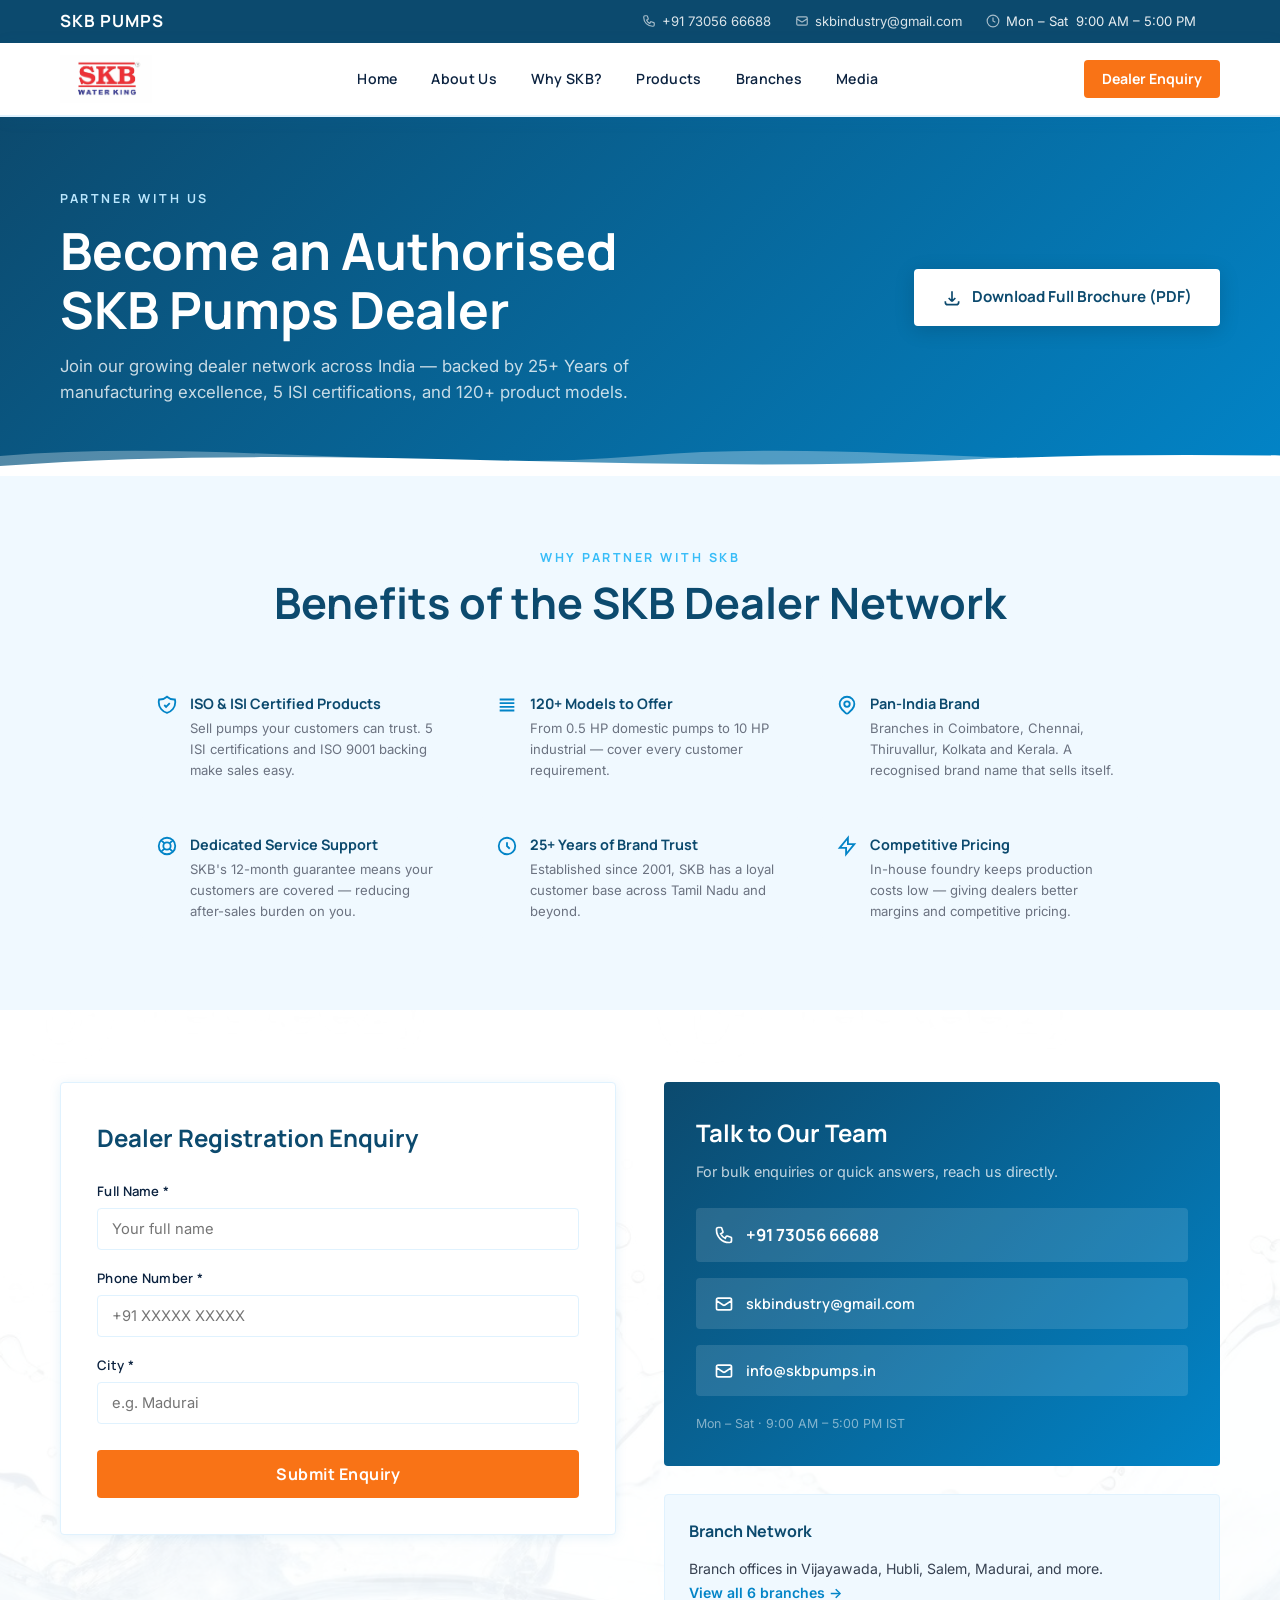
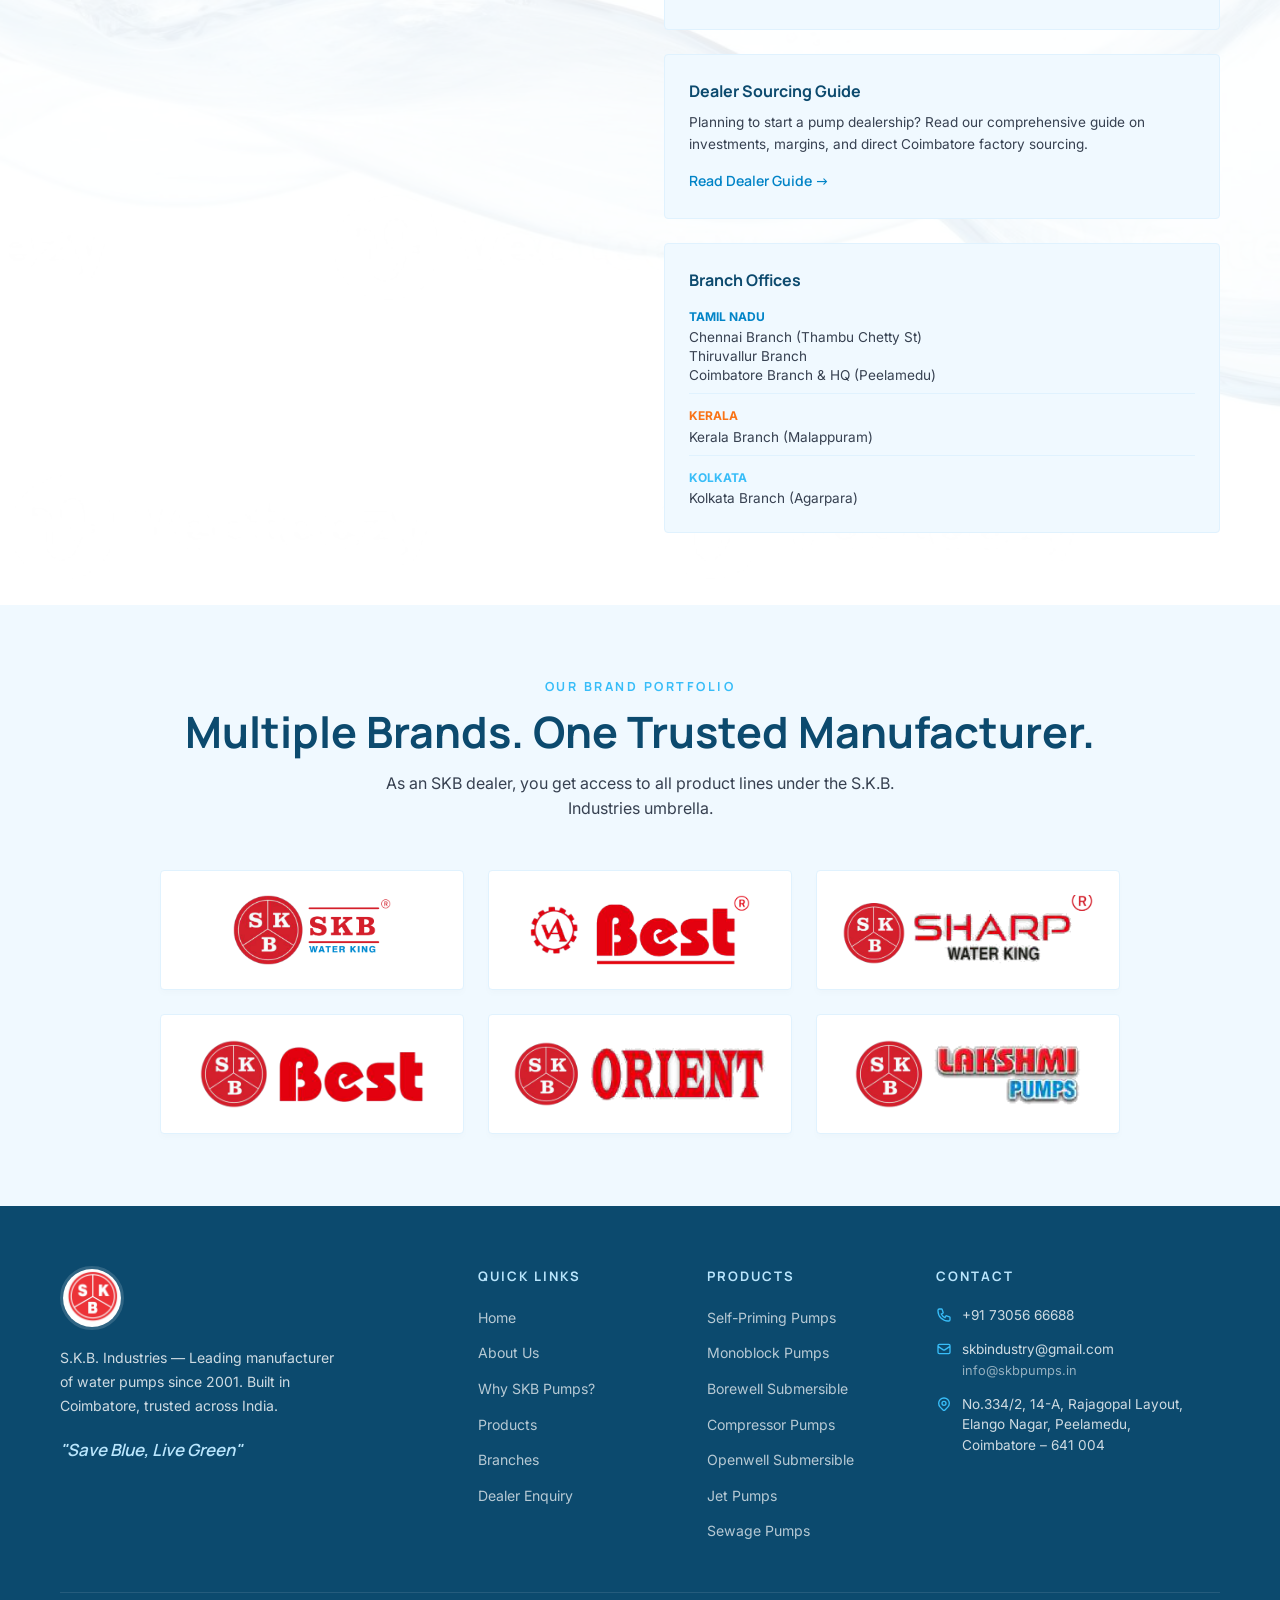
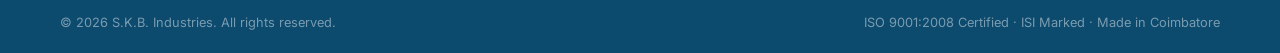
<file: dealer.html>
<!DOCTYPE html>
<html lang="en">
<head>
  <meta charset="UTF-8" />
  <meta name="viewport" content="width=device-width, initial-scale=1.0" />
  <title>Become a Dealer for SKB Pumps | Water Pump Dealership Opportunities</title>
  <link rel="stylesheet" href="assets/css/style.css?v=5" />
<script type="application/ld+json">
{
  "@context": "https://schema.org",
  "@type": "LocalBusiness",
  "name": "S.K.B. Industries (SKB Pumps)",
  "image": "https://skbpumps.in/assets/images/logo-main.jpg",
  "url": "https://skbpumps.in/",
  "telephone": "+917305666688",
  "email": "skbindustry@gmail.com",
  "address": {
    "@type": "PostalAddress",
    "streetAddress": "No.334/2, 14-A, Rajagopal Layout, Elango Nagar, Peelamedu",
    "addressLocality": "Coimbatore",
    "postalCode": "641004",
    "addressCountry": "IN"
  },
  "geo": {
    "@type": "GeoCoordinates",
    "latitude": 11.0263,
    "longitude": 77.0097
  },
  "openingHoursSpecification": {
    "@type": "OpeningHoursSpecification",
    "dayOfWeek": [
      "Monday",
      "Tuesday",
      "Wednesday",
      "Thursday",
      "Friday",
      "Saturday"
    ],
    "opens": "09:00",
    "closes": "17:00"
  }
}
  </script>
</head>
<body>

  <div class="top-bar">
    <div class="container">
      <span class="brand-name">SKB PUMPS</span>
      <span class="info-item always"><svg width="14" height="14" fill="none" viewBox="0 0 24 24" stroke="currentColor" stroke-width="2"><path d="M3 5a2 2 0 012-2h3.28a1 1 0 01.948.684l1.498 4.493a1 1 0 01-.502 1.21l-2.257 1.13a11.042 11.042 0 005.516 5.516l1.13-2.257a1 1 0 011.21-.502l4.493 1.498a1 1 0 01.684.949V19a2 2 0 01-2 2h-1C9.716 21 3 14.284 3 6V5z"/></svg><a href="tel:+917305666688">+91 73056 66688</a></span>
      <span class="info-item"><svg width="14" height="14" fill="none" viewBox="0 0 24 24" stroke="currentColor" stroke-width="2"><path d="M3 8l7.89 5.26a2 2 0 002.22 0L21 8M5 19h14a2 2 0 002-2V7a2 2 0 00-2-2H5a2 2 0 00-2 2v10a2 2 0 002 2z"/></svg><a href="mailto:skbindustry@gmail.com">skbindustry@gmail.com</a></span>
      <span class="info-item"><svg width="14" height="14" fill="none" viewBox="0 0 24 24" stroke="currentColor" stroke-width="2"><circle cx="12" cy="12" r="10"/><path d="M12 6v6l4 2"/></svg>Mon – Sat &nbsp;9:00 AM – 5:00 PM</span>
    
      <span class="info-item always lang-selector-wrap">
        <div id="google_translate_element"></div>
      </span>
    </div>
  </div>

  <header class="site-header">
    <div class="container">
      <div class="nav-wrap">
        <a href="index.html" class="logo">
          <img src="assets/images/logo-main.jpg" alt="SKB Water King" class="logo-img" />
        </a>
        <nav class="main-nav">
          <a href="index.html">Home</a>
          <a href="about.html">About Us</a>
          <a href="why-skb.html">Why SKB?</a>
          <a href="products.html">Products</a>
          <a href="branches.html">Branches</a>
          <a href="media.html">Media</a>
        </nav>
        <div class="nav-right">
          <a href="dealer.html" class="nav-cta">Dealer Enquiry</a>
          <div class="hamburger" id="menuBtn"><span></span><span></span><span></span></div>
        </div>
      </div>
    </div>
  </header>

  <div class="mobile-nav" id="mobileNav">
    <div class="mobile-nav-header">
      <a href="index.html" class="logo"><img src="assets/images/logo-main.jpg" alt="SKB Water King" class="logo-img" /></a>
      <span class="mobile-nav-close" id="menuClose">✕</span>
    </div>
    <ul>
      <li><a href="index.html">Home</a></li>
      <li><a href="about.html">About Us</a></li>
      <li><a href="why-skb.html">Why SKB Pumps?</a></li>
      <li><a href="products.html">Products</a></li>
      <li><a href="branches.html">Branches</a></li>
      <li><a href="media.html">Media Gallery</a></li>
      <li><a href="dealer.html">Dealer Enquiry</a></li>
    </ul>
    <a href="dealer.html" class="btn btn-cta">Become a Dealer</a>
    <div class="mobile-top-info">
      <span>Mob <a href="tel:+917305666688">+91 73056 66688</a></span>
      <span>Email <a href="mailto:skbindustry@gmail.com">skbindustry@gmail.com</a></span>
      <span>Mon–Sat · 9AM–5PM</span>
    </div>
  </div>

  <section class="page-hero">
    <div class="container page-hero-container">
      <div class="page-hero-text">
        <div class="eyebrow">Partner With Us</div>
        <h1>Become an Authorised<br />SKB Pumps Dealer</h1>
        <p>Join our growing dealer network across India — backed by 25+ Years of manufacturing excellence, 5 ISI certifications, and 120+ product models.</p>
      </div>
      <div class="page-hero-action">
        <a href="assets/pdf/SKB_Booklet_2026.pdf" target="_blank" download class="btn-hero-brochure">
          <svg width="20" height="20" fill="none" viewBox="0 0 24 24" stroke="currentColor" stroke-width="2">
            <path d="M4 16v1a3 3 0 003 3h10a3 3 0 003-3v-1m-4-4l-4 4m0 0l-4-4m4 4V4"/>
          </svg>
          Download Full Brochure (PDF)
        </a>
      </div>
    </div>
    <div class="page-hero-waves" aria-hidden="true">
      <svg class="phw-back" viewBox="0 0 2880 50" preserveAspectRatio="none" xmlns="http://www.w3.org/2000/svg">
        <path fill="#ffffff" d="M0,28 C240,10 480,46 720,28 C960,10 1200,46 1440,28 C1680,10 1920,46 2160,28 C2400,10 2640,46 2880,28 L2880,50 L0,50 Z"/>
      </svg>
      <svg class="phw-front" viewBox="0 0 2880 50" preserveAspectRatio="none" xmlns="http://www.w3.org/2000/svg">
        <path fill="#ffffff" d="M0,38 C360,14 720,48 1080,32 C1440,16 1800,44 2160,30 C2520,16 2750,40 2880,38 L2880,50 L0,50 Z"/>
      </svg>
    </div>
  </section>

  <!-- DEALER BENEFITS -->
  <section class="section section-bg">
    <div class="container">
      <div class="section-header">
        <div class="eyebrow">Why Partner With SKB</div>
        <h2>Benefits of the SKB Dealer Network</h2>
      </div>
      <div style="display:grid;grid-template-columns:repeat(auto-fill,minmax(260px,1fr));gap:20px;max-width:1000px;margin:0 auto;">
        <div class="benefit-item">
          <svg width="22" height="22" fill="none" viewBox="0 0 24 24" stroke="currentColor" stroke-width="2"><path d="M9 12l2 2 4-4m5.618-4.016A11.955 11.955 0 0112 2.944a11.955 11.955 0 01-8.618 3.04A12.02 12.02 0 003 9c0 5.591 3.824 10.29 9 11.622 5.176-1.332 9-6.03 9-11.622 0-1.042-.133-2.052-.382-3.016z"/></svg>
          <div>
            <h4>ISO &amp; ISI Certified Products</h4>
            <p>Sell pumps your customers can trust. 5 ISI certifications and ISO 9001 backing make sales easy.</p>
          </div>
        </div>
        <div class="benefit-item">
          <svg width="22" height="22" fill="none" viewBox="0 0 24 24" stroke="currentColor" stroke-width="2"><path d="M4 6h16M4 10h16M4 14h16M4 18h16"/></svg>
          <div>
            <h4>120+ Models to Offer</h4>
            <p>From 0.5 HP domestic pumps to 10 HP industrial — cover every customer requirement.</p>
          </div>
        </div>
        <div class="benefit-item">
          <svg width="22" height="22" fill="none" viewBox="0 0 24 24" stroke="currentColor" stroke-width="2"><path d="M17.657 16.657L13.414 20.9a1.998 1.998 0 01-2.827 0l-4.244-4.243a8 8 0 1111.314 0z"/><path d="M15 11a3 3 0 11-6 0 3 3 0 016 0z"/></svg>
          <div>
            <h4>Pan-India Brand</h4>
            <p>Branches in Coimbatore, Chennai, Thiruvallur, Kolkata and Kerala. A recognised brand name that sells itself.</p>
          </div>
        </div>
        <div class="benefit-item">
          <svg width="22" height="22" fill="none" viewBox="0 0 24 24" stroke="currentColor" stroke-width="2"><path d="M18.364 5.636l-3.536 3.536m0 5.656l3.536 3.536M9.172 9.172L5.636 5.636m3.536 9.192l-3.536 3.536M21 12a9 9 0 11-18 0 9 9 0 0118 0zm-5 0a4 4 0 11-8 0 4 4 0 018 0z"/></svg>
          <div>
            <h4>Dedicated Service Support</h4>
            <p>SKB's 12-month guarantee means your customers are covered — reducing after-sales burden on you.</p>
          </div>
        </div>
        <div class="benefit-item">
          <svg width="22" height="22" fill="none" viewBox="0 0 24 24" stroke="currentColor" stroke-width="2"><path d="M12 8v4l3 3m6-3a9 9 0 11-18 0 9 9 0 0118 0z"/></svg>
          <div>
            <h4>25+ Years of Brand Trust</h4>
            <p>Established since 2001, SKB has a loyal customer base across Tamil Nadu and beyond.</p>
          </div>
        </div>
        <div class="benefit-item">
          <svg width="22" height="22" fill="none" viewBox="0 0 24 24" stroke="currentColor" stroke-width="2"><path d="M13 10V3L4 14h7v7l9-11h-7z"/></svg>
          <div>
            <h4>Competitive Pricing</h4>
            <p>In-house foundry keeps production costs low — giving dealers better margins and competitive pricing.</p>
          </div>
        </div>
      </div>
    </div>
  </section>

  <!-- ENQUIRY FORM + DIRECT CONTACT -->
  <section class="section section-drops">
    <div class="container">
      <div class="service-grid">

        <!-- FORM -->
        <div class="form-card">
          <h3>Dealer Registration Enquiry</h3>
          <form action="https://formspree.io/skbindustry@gmail.com" method="POST">
            <div class="form-group">
              <label>Full Name *</label>
              <input type="text" name="name" placeholder="Your full name" required />
            </div>
            <div class="form-group">
              <label>Phone Number *</label>
              <input type="tel" name="phone" placeholder="+91 XXXXX XXXXX" required />
            </div>
            <div class="form-group">
              <label>City *</label>
              <input type="text" name="city" placeholder="e.g. Madurai" required />
            </div>
            <input type="hidden" name="_subject" value="New Dealer Enquiry — SKB Pumps" />
            <button type="submit" class="btn btn-cta" style="width:100%;justify-content:center;font-size:1rem;margin-top:8px;">Submit Enquiry</button>
          </form>
        </div>

        <!-- SIDE INFO -->
        <div>
          <!-- Direct contact -->
          <div style="background:linear-gradient(135deg,var(--primary-dark),var(--primary));border-radius:var(--radius-lg);padding:32px;color:#fff;margin-bottom:28px;">
            <h3 style="font-family:var(--font-head);font-size:1.5rem;font-weight:700;margin-bottom:8px;">Talk to Our Team</h3>
            <p style="color:rgba(255,255,255,0.75);font-size:0.9rem;margin-bottom:24px;">For bulk enquiries or quick answers, reach us directly.</p>
            <div style="display:flex;flex-direction:column;gap:16px;">
              <a href="tel:+917305666688" style="display:flex;align-items:center;gap:12px;background:rgba(255,255,255,0.12);border-radius:var(--radius);padding:14px 18px;color:#fff;font-family:var(--font-sub);font-weight:700;font-size:1.05rem;">
                <svg width="20" height="20" fill="none" viewBox="0 0 24 24" stroke="currentColor" stroke-width="2"><path d="M3 5a2 2 0 012-2h3.28a1 1 0 01.948.684l1.498 4.493a1 1 0 01-.502 1.21l-2.257 1.13a11.042 11.042 0 005.516 5.516l1.13-2.257a1 1 0 011.21-.502l4.493 1.498a1 1 0 01.684.949V19a2 2 0 01-2 2h-1C9.716 21 3 14.284 3 6V5z"/></svg>
                +91 73056 66688
              </a>
              <a href="mailto:skbindustry@gmail.com" style="display:flex;align-items:center;gap:12px;background:rgba(255,255,255,0.12);border-radius:var(--radius);padding:14px 18px;color:#fff;font-family:var(--font-sub);font-weight:600;font-size:0.9rem;">
                <svg width="20" height="20" fill="none" viewBox="0 0 24 24" stroke="currentColor" stroke-width="2"><path d="M3 8l7.89 5.26a2 2 0 002.22 0L21 8M5 19h14a2 2 0 002-2V7a2 2 0 00-2-2H5a2 2 0 00-2 2v10a2 2 0 002 2z"/></svg>
                skbindustry@gmail.com
              </a>
              <a href="mailto:info@skbpumps.in" style="display:flex;align-items:center;gap:12px;background:rgba(255,255,255,0.12);border-radius:var(--radius);padding:14px 18px;color:#fff;font-family:var(--font-sub);font-weight:600;font-size:0.9rem;">
                <svg width="20" height="20" fill="none" viewBox="0 0 24 24" stroke="currentColor" stroke-width="2"><path d="M3 8l7.89 5.26a2 2 0 002.22 0L21 8M5 19h14a2 2 0 002-2V7a2 2 0 00-2-2H5a2 2 0 00-2 2v10a2 2 0 002 2z"/></svg>
                info@skbpumps.in
              </a>
            </div>
            <p style="font-size:0.78rem;color:rgba(255,255,255,0.5);margin-top:18px;">Mon – Sat · 9:00 AM – 5:00 PM IST</p>
          </div>

          <!-- Branch offices -->
          <div style="background:var(--bg-light);border:1.5px solid var(--border);border-radius:var(--radius-lg);padding:24px;">
            <h4 style="font-family:var(--font-sub);font-weight:700;color:var(--primary-dark);margin-bottom:12px;">Branch Network</h4>
            <p style="font-size:0.88rem;color:var(--text-mid);line-height:1.7;">Branch offices in Vijayawada, Hubli, Salem, Madurai, and more.<br/><a href="branches.html" style="color:var(--primary);font-weight:600;text-decoration:none;">View all 6 branches →</a></p>
          </div>

          <!-- Dealer Sourcing Guide Link -->
          <div style="background:var(--bg-light);border:1.5px solid var(--border);border-radius:var(--radius-lg);padding:24px;margin-top:24px;">
            <h4 style="font-family:var(--font-sub);font-weight:700;color:var(--primary-dark);margin-bottom:8px;">Dealer Sourcing Guide</h4>
            <p style="font-size:0.85rem;color:var(--text-mid);line-height:1.6;margin-bottom:12px;">Planning to start a pump dealership? Read our comprehensive guide on investments, margins, and direct Coimbatore factory sourcing.</p>
            <a href="blog/water-pump-dealership-guide-coimbatore-sourcing" style="color:var(--primary);font-family:var(--font-sub);font-weight:600;font-size:0.88rem;text-decoration:none;">Read Dealer Guide →</a>
          </div>

          <!-- Branch offices -->
          <div style="background:var(--bg-light);border:1.5px solid var(--border);border-radius:var(--radius-lg);padding:24px;margin-top:24px;">
            <h4 style="font-family:var(--font-sub);font-weight:700;color:var(--primary-dark);margin-bottom:14px;">Branch Offices</h4>
            <div style="display:flex;flex-direction:column;gap:12px;">
              <div style="border-bottom:1px solid var(--border);padding-bottom:8px;">
                <div style="font-size:0.75rem;font-weight:700;color:var(--primary);text-transform:uppercase;margin-bottom:2px;">Tamil Nadu</div>
                <div style="font-size:0.85rem;color:var(--text-mid);line-height:1.4;">Chennai Branch (Thambu Chetty St)</div>
                <div style="font-size:0.85rem;color:var(--text-mid);line-height:1.4;">Thiruvallur Branch</div>
                <div style="font-size:0.85rem;color:var(--text-mid);line-height:1.4;">Coimbatore Branch &amp; HQ (Peelamedu)</div>
              </div>
              <div style="border-bottom:1px solid var(--border);padding-bottom:8px;">
                <div style="font-size:0.75rem;font-weight:700;color:var(--cta);text-transform:uppercase;margin-bottom:2px;">Kerala</div>
                <div style="font-size:0.85rem;color:var(--text-mid);line-height:1.4;">Kerala Branch (Malappuram)</div>
              </div>
              <div>
                <div style="font-size:0.75rem;font-weight:700;color:var(--secondary);text-transform:uppercase;margin-bottom:2px;">Kolkata</div>
                <div style="font-size:0.85rem;color:var(--text-mid);line-height:1.4;">Kolkata Branch (Agarpara)</div>
              </div>
            </div>
          </div>
        </div>

      </div>
    </div>
  </section>

  <!-- BRANDS -->
  <section class="section section-bg">
    <div class="container">
      <div class="section-header">
        <div class="eyebrow">Our Brand Portfolio</div>
        <h2>Multiple Brands. One Trusted Manufacturer.</h2>
        <p>As an SKB dealer, you get access to all product lines under the S.K.B. Industries umbrella.</p>
      </div>
      <div class="brands-logo-grid">
        <div class="brand-logo-card">
          <img src="assets/images/brand-skb.png" alt="SKB Water King Logo" />
        </div>
        <div class="brand-logo-card">
          <img src="assets/images/brand-vabest.png" alt="VA Best Logo" />
        </div>
        <div class="brand-logo-card">
          <img src="assets/images/brand-sharp.png" alt="Sharp Water King Logo" />
        </div>
        <div class="brand-logo-card">
          <img src="assets/images/brand-best.png" alt="Best Logo" />
        </div>
        <div class="brand-logo-card">
          <img src="assets/images/brand-orient.png" alt="Orient Logo" />
        </div>
        <div class="brand-logo-card">
          <img src="assets/images/brand-lakshmi.png" alt="Lakshmi Pumps Logo" />
        </div>
      </div>
    </div>
  </section>

    <!-- FOOTER -->
  <footer class="site-footer">
    <div class="container">
      <div class="footer-grid">
        <div class="footer-brand">
          <img src="assets/images/logo-emblem.jpg" alt="SKB" class="footer-emblem" />
          <p>S.K.B. Industries — Leading manufacturer of water pumps since 2001. Built in Coimbatore, trusted across India.</p>
          <div class="footer-tagline">"Save Blue, Live Green"</div>
        </div>
        <div class="footer-col">
          <h4>Quick Links</h4>
          <ul>
            <li><a href="index.html">Home</a></li>
            <li><a href="about.html">About Us</a></li>
            <li><a href="why-skb.html">Why SKB Pumps?</a></li>
            <li><a href="products.html">Products</a></li>
            <li><a href="branches.html">Branches</a></li>
            <li><a href="dealer.html">Dealer Enquiry</a></li>
          </ul>
        </div>
        <div class="footer-col">
          <h4>Products</h4>
          <ul>
            <li><a href="products.html">Self-Priming Pumps</a></li>
            <li><a href="products.html">Monoblock Pumps</a></li>
            <li><a href="products.html">Borewell Submersible</a></li>
            <li><a href="products.html">Compressor Pumps</a></li>
            <li><a href="products.html">Openwell Submersible</a></li>
            <li><a href="products.html">Jet Pumps</a></li>
            <li><a href="products.html">Sewage Pumps</a></li>
          </ul>
        </div>
        <div class="footer-col">
          <h4>Contact</h4>
          <div class="footer-contact">
            <div class="contact-item">
              <svg width="16" height="16" fill="none" viewBox="0 0 24 24" stroke="currentColor" stroke-width="2"><path d="M3 5a2 2 0 012-2h3.28a1 1 0 01.948.684l1.498 4.493a1 1 0 01-.502 1.21l-2.257 1.13a11.042 11.042 0 005.516 5.516l1.13-2.257a1 1 0 011.21-.502l4.493 1.498a1 1 0 01.684.949V19a2 2 0 01-2 2h-1C9.716 21 3 14.284 3 6V5z"/></svg>
              <p><a href="tel:+917305666688">+91 73056 66688</a></p>
            </div>
            <div class="contact-item">
              <svg width="16" height="16" fill="none" viewBox="0 0 24 24" stroke="currentColor" stroke-width="2"><path d="M3 8l7.89 5.26a2 2 0 002.22 0L21 8M5 19h14a2 2 0 002-2V7a2 2 0 00-2-2H5a2 2 0 00-2 2v10a2 2 0 002 2z"/></svg>
              <p><a href="mailto:skbindustry@gmail.com">skbindustry@gmail.com</a><br/><a href="mailto:info@skbpumps.in" style="font-size:0.8rem;opacity:0.7;">info@skbpumps.in</a></p>
            </div>
            <div class="contact-item">
              <svg width="16" height="16" fill="none" viewBox="0 0 24 24" stroke="currentColor" stroke-width="2"><path d="M17.657 16.657L13.414 20.9a1.998 1.998 0 01-2.827 0l-4.244-4.243a8 8 0 1111.314 0z"/><path d="M15 11a3 3 0 11-6 0 3 3 0 016 0z"/></svg>
              <p>No.334/2, 14-A, Rajagopal Layout,<br/>Elango Nagar, Peelamedu,<br/>Coimbatore – 641 004</p>
            </div>
          </div>
        </div>
      </div>
      <div class="footer-bottom">
        <span>© 2026 S.K.B. Industries. All rights reserved.</span>
        <span>ISO 9001:2008 Certified · ISI Marked · Made in Coimbatore</span>
      </div>
    </div>
  </footer>

  <script src="assets/js/main.js"></script>

  
  <script>
    function googleTranslateElementInit() {
      new google.translate.TranslateElement({
        pageLanguage: 'en',
        includedLanguages: 'hi,ta,ml,bn',
        layout: google.translate.TranslateElement.InlineLayout.SIMPLE,
        autoDisplay: false
      }, 'google_translate_element');
    }
  </script>
  <script src="//translate.google.com/translate_a/element.js?cb=googleTranslateElementInit"></script>
</body>
</html>
</file>
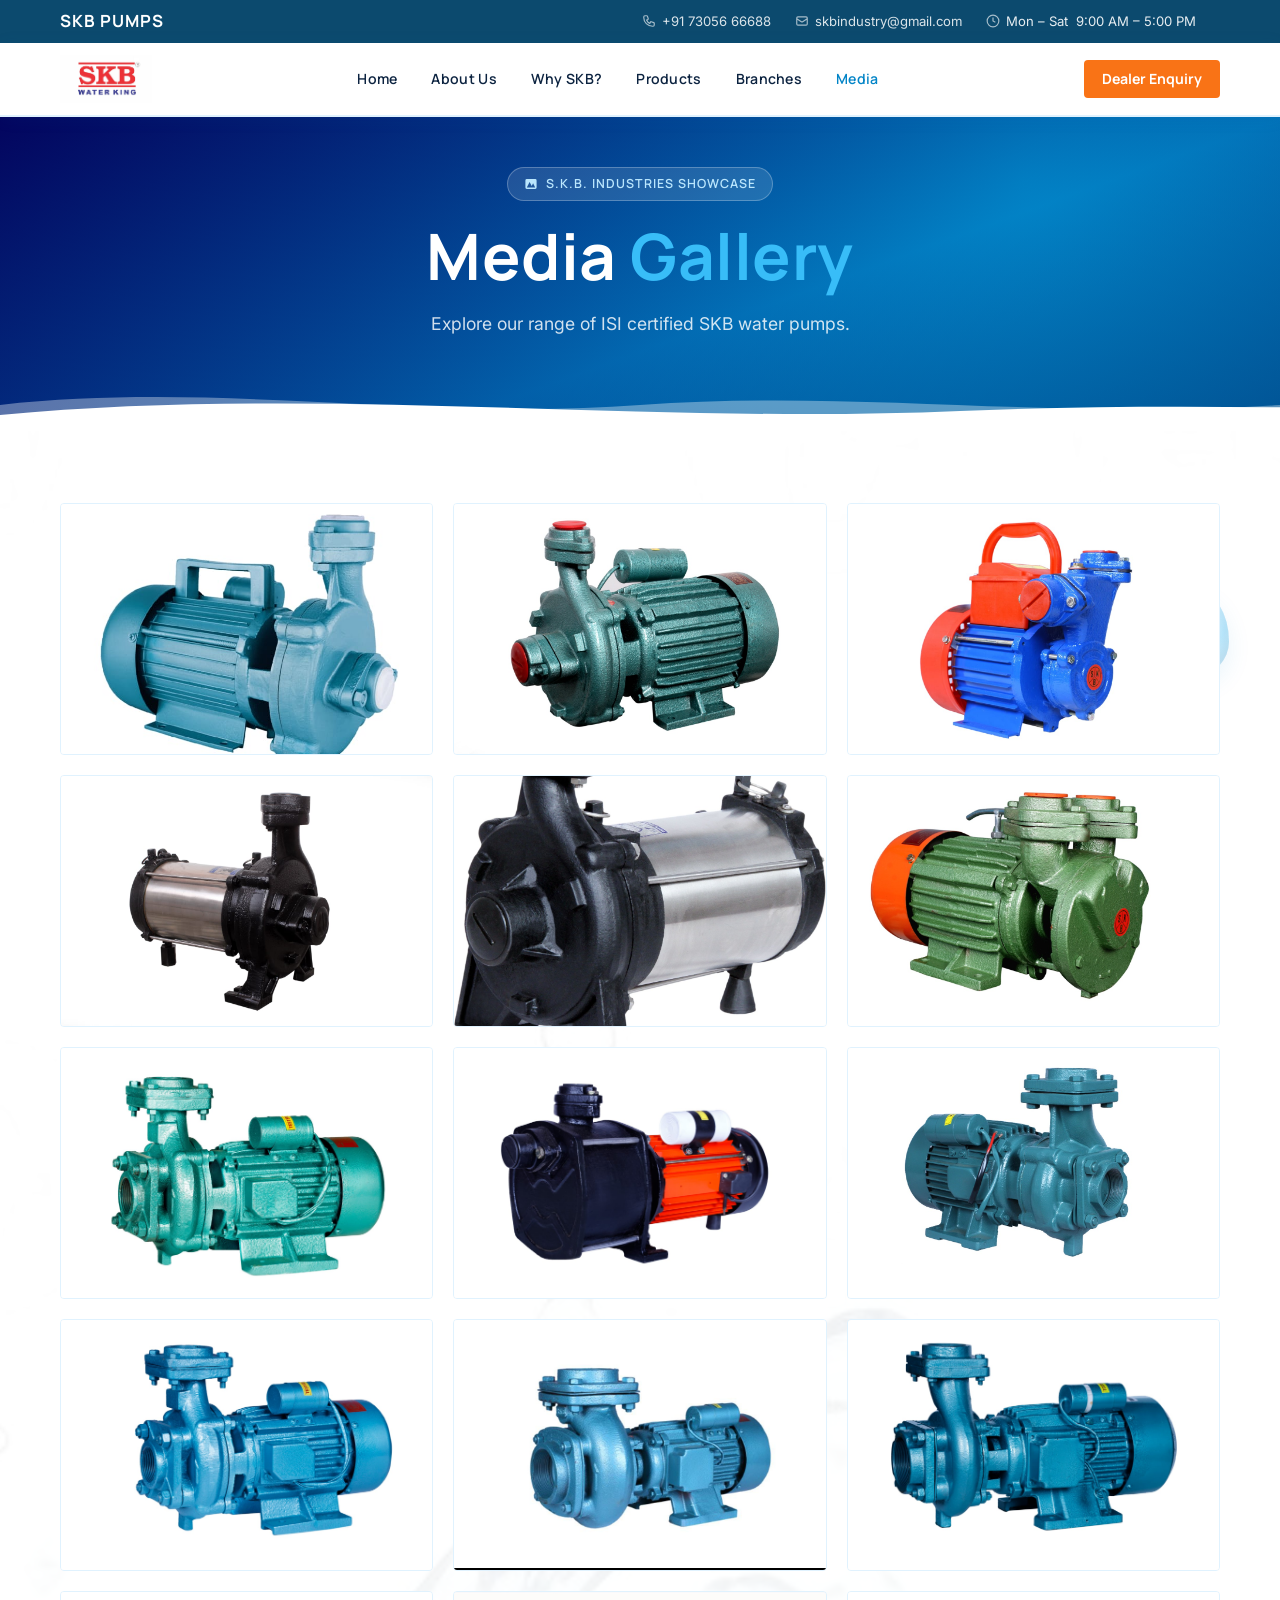
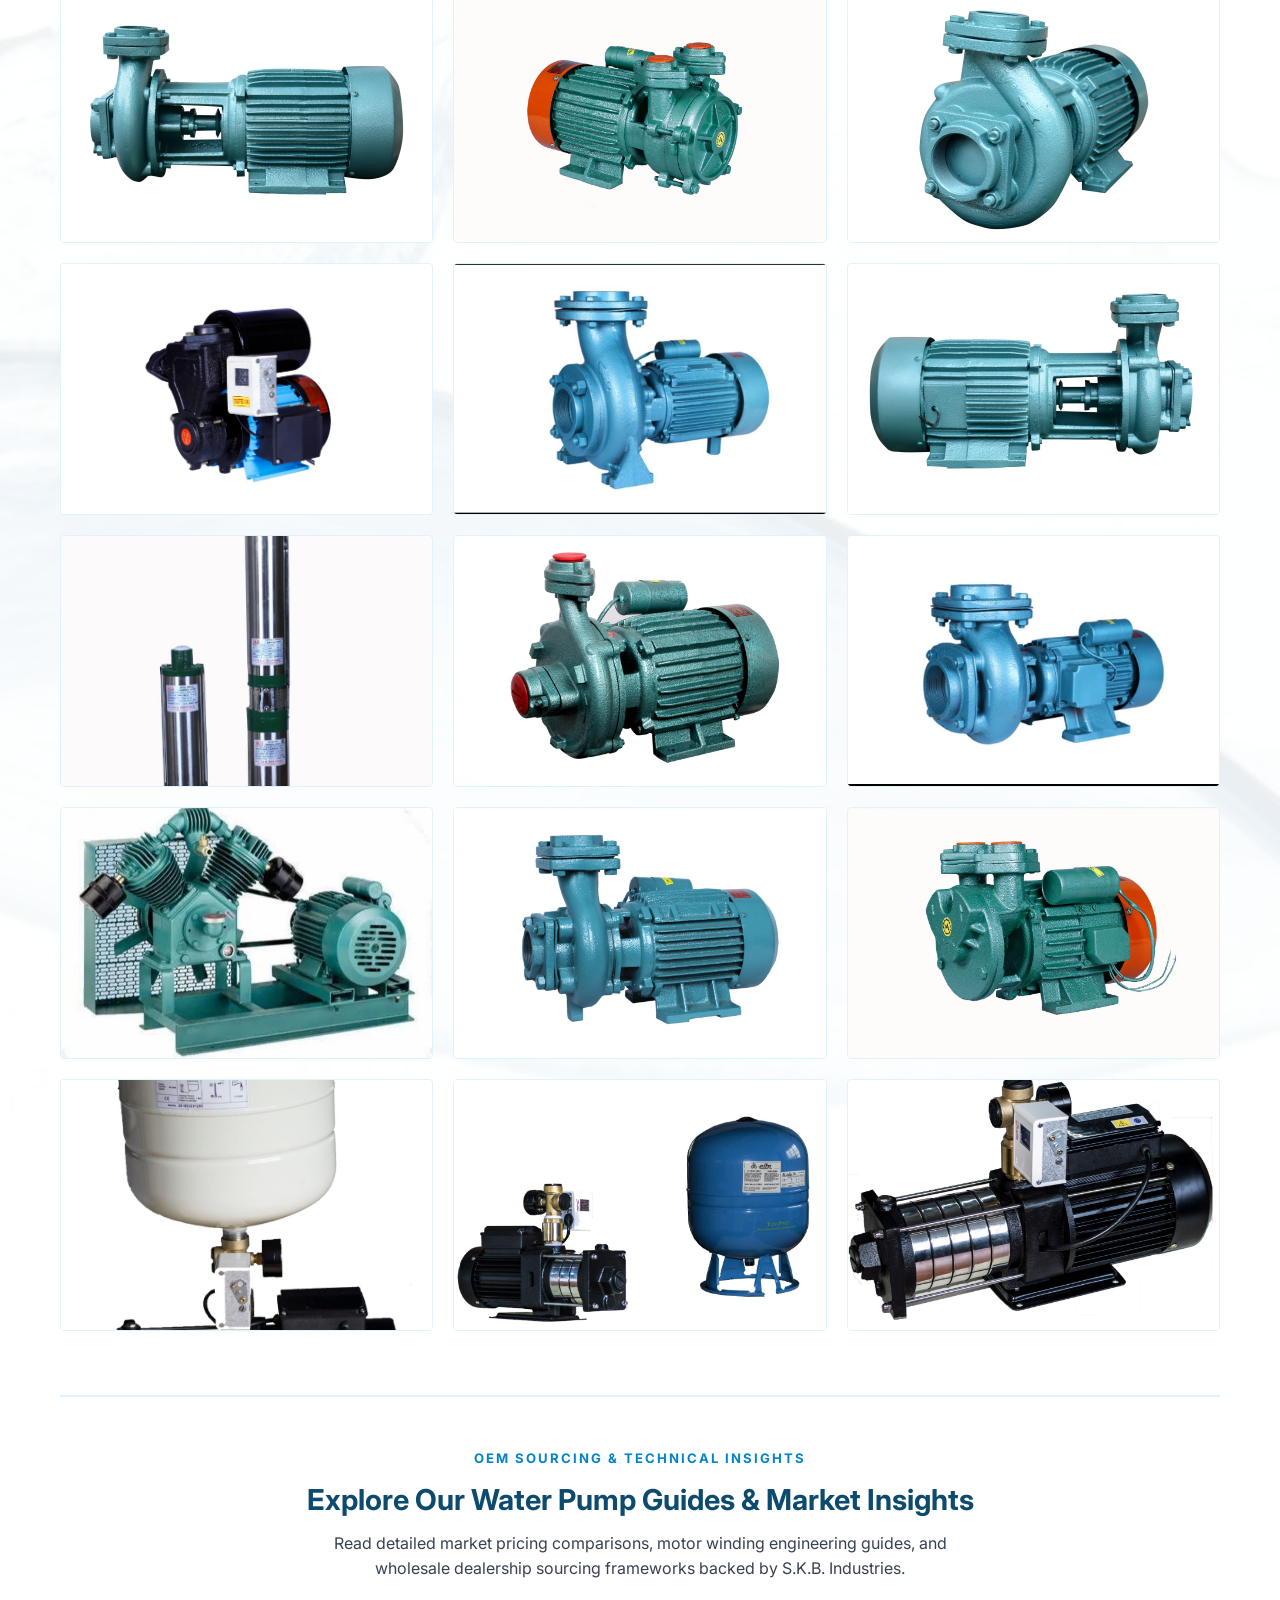
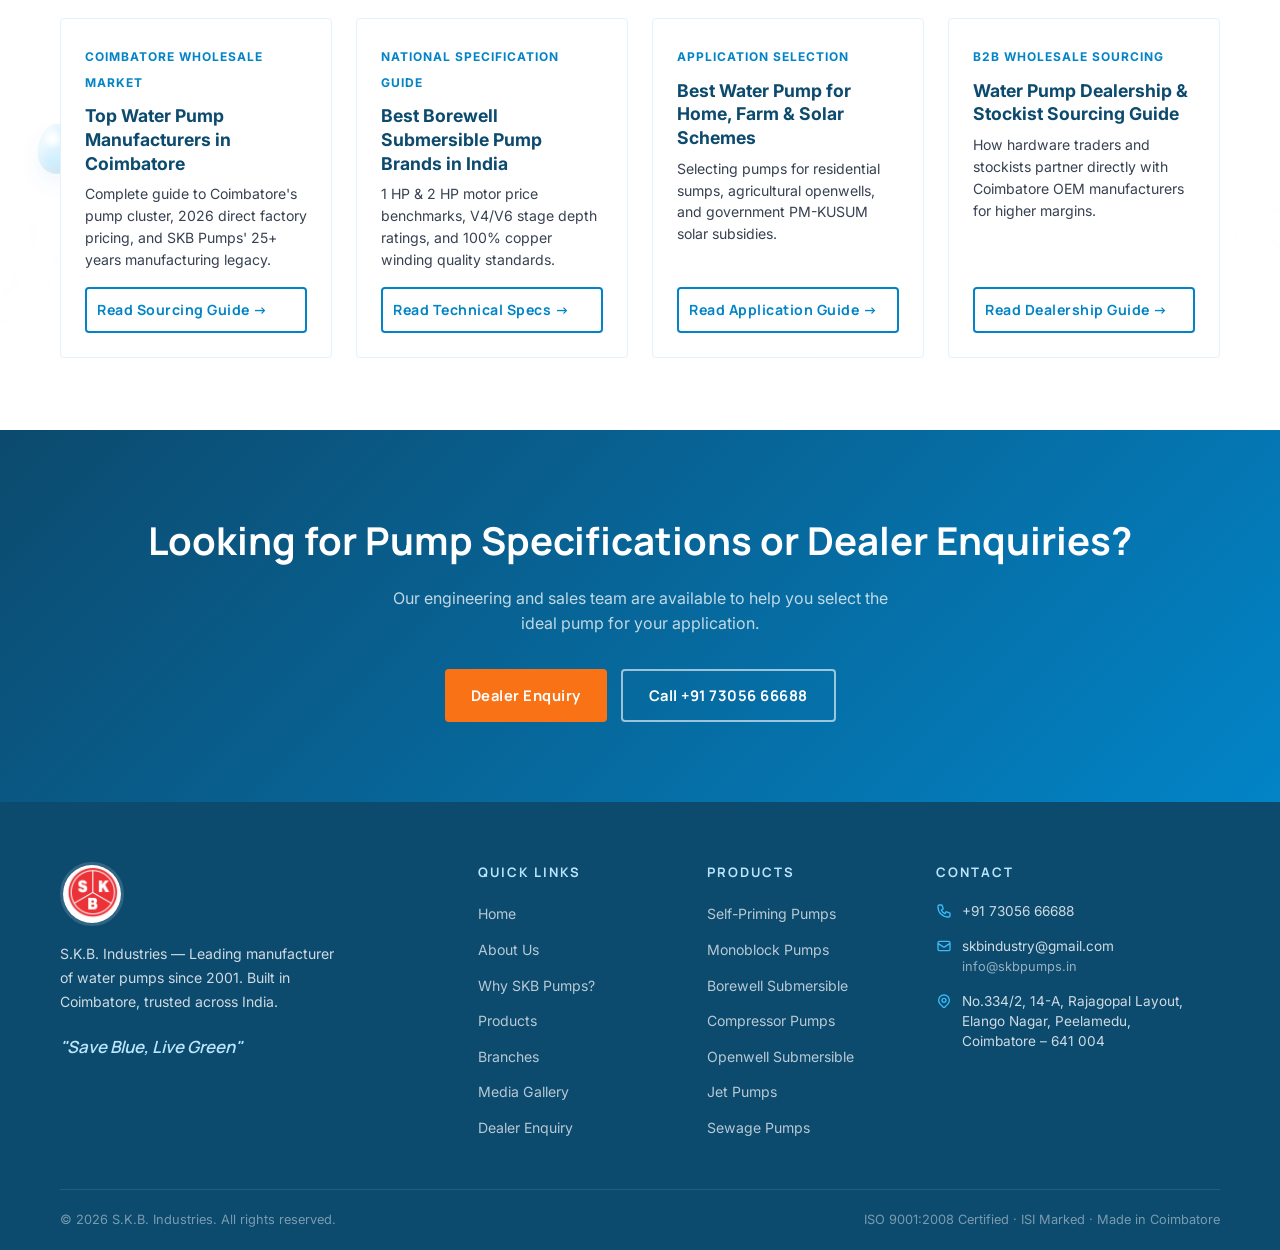
<file: media.html>
<!DOCTYPE html>
<html lang="en">
<head>
  <meta charset="UTF-8" />
  <meta name="viewport" content="width=device-width, initial-scale=1.0" />
  <title>Media Gallery — SKB Pumps Coimbatore | Product & Factory Gallery</title>
  <meta name="description" content="Explore the S.K.B. Industries photo gallery featuring SKB water pumps, factory operations, and product showcases in Coimbatore." />
  <link rel="preconnect" href="https://fonts.googleapis.com" />
  <link rel="preconnect" href="https://fonts.gstatic.com" crossorigin />
  <link rel="stylesheet" href="assets/css/style.css?v=6" />
  <script type="application/ld+json">
  {
    "@context": "https://schema.org",
    "@type": "ImageGallery",
    "name": "SKB Pumps Media Gallery",
    "description": "Photo gallery of SKB Pumps water pumps and manufacturing operations.",
    "url": "https://skbpumps.in/media",
    "publisher": {
      "@type": "Organization",
      "name": "S.K.B. Industries",
      "logo": "https://skbpumps.in/assets/images/logo-main.jpg"
    }
  }
  </script>
  <style>
    .media-gallery-grid {
      display: grid;
      grid-template-columns: repeat(auto-fill, minmax(280px, 1fr));
      gap: 20px;
    }
    .media-card {
      background: var(--bg-white);
      border: 1.5px solid var(--border);
      border-radius: var(--radius-lg);
      overflow: hidden;
      transition: all var(--transition);
      cursor: pointer;
      position: relative;
    }
    .media-card:hover {
      border-color: var(--primary);
      box-shadow: var(--shadow-lg);
      transform: translateY(-4px);
    }
    .media-card-img {
      width: 100%;
      height: 250px;
      object-fit: cover;
      display: block;
      transition: transform 0.35s ease;
    }
    .media-card:hover .media-card-img {
      transform: scale(1.06);
    }
    .media-card-overlay {
      position: absolute;
      inset: 0;
      background: rgba(2, 132, 199, 0.45);
      display: flex;
      align-items: center;
      justify-content: center;
      opacity: 0;
      transition: opacity var(--transition);
    }
    .media-card:hover .media-card-overlay {
      opacity: 1;
    }
    .media-card-overlay svg {
      color: #ffffff;
      width: 38px;
      height: 38px;
      transform: scale(0.8);
      transition: transform var(--transition);
    }
    .media-card:hover .media-card-overlay svg {
      transform: scale(1);
    }

    /* ── Full View Lightbox Slider ── */
    .lightbox-modal {
      display: none;
      position: fixed;
      z-index: 9999;
      inset: 0;
      background-color: rgba(8, 15, 30, 0.94);
      backdrop-filter: blur(10px);
      align-items: center;
      justify-content: center;
      animation: fadeIn 0.25s ease both;
      user-select: none;
    }
    .lightbox-close {
      position: absolute;
      top: 20px;
      right: 28px;
      color: #ffffff;
      font-size: 36px;
      font-weight: bold;
      cursor: pointer;
      z-index: 10001;
      transition: color 0.2s;
    }
    .lightbox-close:hover {
      color: var(--secondary);
    }
    .lightbox-prev, .lightbox-next {
      position: absolute;
      top: 50%;
      transform: translateY(-50%);
      background: rgba(255, 255, 255, 0.15);
      border: 1px solid rgba(255, 255, 255, 0.3);
      color: #ffffff;
      width: 52px;
      height: 52px;
      border-radius: 50%;
      display: flex;
      align-items: center;
      justify-content: center;
      cursor: pointer;
      z-index: 10001;
      transition: all var(--transition);
    }
    .lightbox-prev:hover, .lightbox-next:hover {
      background: var(--primary);
      border-color: var(--primary);
      transform: translateY(-50%) scale(1.1);
    }
    .lightbox-prev { left: 24px; }
    .lightbox-next { right: 24px; }

    .lightbox-content-wrap {
      position: relative;
      max-width: 90vw;
      max-height: 85vh;
      display: flex;
      flex-direction: column;
      align-items: center;
    }
    .lightbox-content {
      max-width: 100%;
      max-height: 78vh;
      object-fit: contain;
      border-radius: var(--radius);
      box-shadow: 0 20px 60px rgba(0, 0, 0, 0.6);
      animation: scaleIn 0.3s cubic-bezier(0.34, 1.56, 0.64, 1) both;
    }
    .lightbox-counter {
      margin-top: 14px;
      color: rgba(255, 255, 255, 0.85);
      font-family: var(--font-sub);
      font-size: 0.9rem;
      font-weight: 600;
      letter-spacing: 1px;
      background: rgba(0, 0, 0, 0.5);
      padding: 4px 16px;
      border-radius: 20px;
    }

    @media (max-width: 768px) {
      .lightbox-prev { left: 10px; width: 44px; height: 44px; }
      .lightbox-next { right: 10px; width: 44px; height: 44px; }
      .lightbox-close { top: 12px; right: 18px; font-size: 32px; }
    }
  </style>
</head>
<body>

  <!-- TOP BAR -->
  <div class="top-bar">
    <div class="container">
      <span class="brand-name">SKB PUMPS</span>
      <span class="info-item always">
        <svg width="14" height="14" fill="none" viewBox="0 0 24 24" stroke="currentColor" stroke-width="2"><path d="M3 5a2 2 0 012-2h3.28a1 1 0 01.948.684l1.498 4.493a1 1 0 01-.502 1.21l-2.257 1.13a11.042 11.042 0 005.516 5.516l1.13-2.257a1 1 0 011.21-.502l4.493 1.498a1 1 0 01.684.949V19a2 2 0 01-2 2h-1C9.716 21 3 14.284 3 6V5z"/></svg>
        <a href="tel:+917305666688">+91 73056 66688</a>
      </span>
      <span class="info-item">
        <svg width="14" height="14" fill="none" viewBox="0 0 24 24" stroke="currentColor" stroke-width="2"><path d="M3 8l7.89 5.26a2 2 0 002.22 0L21 8M5 19h14a2 2 0 002-2V7a2 2 0 00-2-2H5a2 2 0 00-2 2v10a2 2 0 002 2z"/></svg>
        <a href="mailto:skbindustry@gmail.com">skbindustry@gmail.com</a>
      </span>
      <span class="info-item">
        <svg width="14" height="14" fill="none" viewBox="0 0 24 24" stroke="currentColor" stroke-width="2"><circle cx="12" cy="12" r="10"/><path d="M12 6v6l4 2"/></svg>
        Mon – Sat &nbsp;9:00 AM – 5:00 PM
      </span>
      <span class="info-item always lang-selector-wrap">
        <div id="google_translate_element"></div>
      </span>
    </div>
  </div>

  <!-- HEADER -->
  <header class="site-header">
    <div class="container">
      <div class="nav-wrap">
        <a href="index.html" class="logo">
          <img src="assets/images/logo-main.jpg" alt="SKB Water King" class="logo-img" />
        </a>
        <nav class="main-nav">
          <a href="index.html">Home</a>
          <a href="about.html">About Us</a>
          <a href="why-skb.html">Why SKB?</a>
          <a href="products.html">Products</a>
          <a href="branches.html">Branches</a>
          <a href="media.html" class="active">Media</a>
        </nav>
        <div class="nav-right">
          <a href="dealer.html" class="nav-cta">Dealer Enquiry</a>
          <div class="hamburger" id="menuBtn" aria-label="Open menu">
            <span></span><span></span><span></span>
          </div>
        </div>
      </div>
    </div>
  </header>

  <!-- MOBILE NAV -->
  <div class="mobile-nav" id="mobileNav">
    <div class="mobile-nav-header">
      <a href="index.html" class="logo">
        <img src="assets/images/logo-main.jpg" alt="SKB Water King" class="logo-img" />
      </a>
      <span class="mobile-nav-close" id="menuClose">✕</span>
    </div>
    <ul>
      <li><a href="index.html">Home</a></li>
      <li><a href="about.html">About Us</a></li>
      <li><a href="why-skb.html">Why SKB Pumps?</a></li>
      <li><a href="products.html">Products</a></li>
      <li><a href="branches.html">Branches</a></li>
      <li><a href="media.html" class="active">Media Gallery</a></li>
      <li><a href="dealer.html">Dealer Enquiry</a></li>
    </ul>
    <a href="dealer.html" class="btn btn-cta">Become a Dealer</a>
    <div class="mobile-top-info">
      <span>Mob <a href="tel:+917305666688">+91 73056 66688</a></span>
      <span>Email <a href="mailto:skbindustry@gmail.com">skbindustry@gmail.com</a></span>
      <span>Mon–Sat · 9AM–5PM</span>
    </div>
  </div>

  <!-- HERO SECTION -->
  <section class="hero" style="min-height:280px; padding: 50px 0 60px;">
    <div class="hero-overlay"></div>
    <div class="container hero-container" style="justify-content:center; text-align:center;">
      <div class="hero-content" style="max-width:800px;">
        <div class="hero-badge">
          <svg width="14" height="14" fill="currentColor" viewBox="0 0 20 20"><path fill-rule="evenodd" d="M4 3a2 2 0 00-2 2v10a2 2 0 002 2h12a2 2 0 002-2V5a2 2 0 00-2-2H4zm12 12H4l4-8 3 6 2-4 3 6z"/></svg>
          S.K.B. Industries Showcase
        </div>
        <h1>Media <span>Gallery</span></h1>
        <p>Explore our range of ISI certified SKB water pumps.</p>
      </div>
    </div>
    <div class="hero-waves" aria-hidden="true">
      <svg class="wave-back" viewBox="0 0 2880 70" preserveAspectRatio="none" xmlns="http://www.w3.org/2000/svg">
        <path fill="#ffffff" d="M0,42 C240,18 480,58 720,42 C960,26 1200,58 1440,42 C1680,26 1920,58 2160,42 C2400,26 2640,58 2880,42 L2880,70 L0,70 Z"/>
      </svg>
      <svg class="wave-front" viewBox="0 0 2880 70" preserveAspectRatio="none" xmlns="http://www.w3.org/2000/svg">
        <path fill="#ffffff" d="M0,52 C360,22 720,62 1080,48 C1440,34 1800,60 2160,44 C2520,28 2700,56 2880,52 L2880,70 L0,70 Z"/>
      </svg>
    </div>
  </section>

  <!-- GALLERY MAIN SECTION -->
  <section class="section section-drops">
    <div class="drops-layer" aria-hidden="true">
      <div class="wd" style="width:64px;height:84px;top:5%;right:4%;"></div>
      <div class="wd" style="width:38px;height:50px;bottom:8%;left:3%;opacity:0.75;"></div>
      <div class="wd" style="width:22px;height:30px;top:40%;right:16%;opacity:0.6;"></div>
    </div>

    <div class="container">
      <div class="media-gallery-grid" id="mediaGallery">
        <!-- 27 Images dynamically rendered -->
      </div>

      <!-- BLOGS & SOURCING GUIDES SECTION -->
      <div class="media-blogs-section" style="margin-top: 64px; padding-top: 48px; border-top: 2px solid var(--border);">
        <div class="section-title" style="text-align: center; margin-bottom: 36px;">
          <span class="eyebrow" style="color: var(--primary); font-weight: 700; text-transform: uppercase; font-size: 0.82rem; letter-spacing: 2px;">OEM Sourcing &amp; Technical Insights</span>
          <h2 style="font-size: 1.8rem; font-weight: 700; color: var(--primary-dark); margin-top: 6px;">Explore Our Water Pump Guides &amp; Market Insights</h2>
          <p style="color: var(--text-mid); max-width: 680px; margin: 8px auto 0;">Read detailed market pricing comparisons, motor winding engineering guides, and wholesale dealership sourcing frameworks backed by S.K.B. Industries.</p>
        </div>

        <div class="media-blog-grid" style="display: grid; grid-template-columns: repeat(auto-fill, minmax(270px, 1fr)); gap: 24px;">
          
          <div class="blog-card" style="background: var(--bg-white); border: 1.5px solid var(--border); border-radius: var(--radius-lg); padding: 24px; display: flex; flex-direction: column; justify-content: space-between; transition: all var(--transition); box-shadow: var(--shadow-sm);">
            <div>
              <span style="font-size: 0.75rem; font-weight: 700; color: var(--primary); text-transform: uppercase; letter-spacing: 1px;">Coimbatore Wholesale Market</span>
              <h3 style="font-size: 1.1rem; font-weight: 700; color: var(--primary-dark); margin: 10px 0 8px; line-height: 1.35;">Top Water Pump Manufacturers in Coimbatore</h3>
              <p style="font-size: 0.88rem; color: var(--text-mid); line-height: 1.55; margin-bottom: 16px;">Complete guide to Coimbatore's pump cluster, 2026 direct factory pricing, and SKB Pumps' 25+ years manufacturing legacy.</p>
            </div>
            <a href="blog/top-water-pump-manufacturers-coimbatore" class="btn btn-outline" style="text-align: center; width: 100%; font-size: 0.88rem; padding: 10px;">Read Sourcing Guide →</a>
          </div>

          <div class="blog-card" style="background: var(--bg-white); border: 1.5px solid var(--border); border-radius: var(--radius-lg); padding: 24px; display: flex; flex-direction: column; justify-content: space-between; transition: all var(--transition); box-shadow: var(--shadow-sm);">
            <div>
              <span style="font-size: 0.75rem; font-weight: 700; color: var(--primary); text-transform: uppercase; letter-spacing: 1px;">National Specification Guide</span>
              <h3 style="font-size: 1.1rem; font-weight: 700; color: var(--primary-dark); margin: 10px 0 8px; line-height: 1.35;">Best Borewell Submersible Pump Brands in India</h3>
              <p style="font-size: 0.88rem; color: var(--text-mid); line-height: 1.55; margin-bottom: 16px;">1 HP &amp; 2 HP motor price benchmarks, V4/V6 stage depth ratings, and 100% copper winding quality standards.</p>
            </div>
            <a href="blog/best-borewell-submersible-pump-brands-india" class="btn btn-outline" style="text-align: center; width: 100%; font-size: 0.88rem; padding: 10px;">Read Technical Specs →</a>
          </div>

          <div class="blog-card" style="background: var(--bg-white); border: 1.5px solid var(--border); border-radius: var(--radius-lg); padding: 24px; display: flex; flex-direction: column; justify-content: space-between; transition: all var(--transition); box-shadow: var(--shadow-sm);">
            <div>
              <span style="font-size: 0.75rem; font-weight: 700; color: var(--primary); text-transform: uppercase; letter-spacing: 1px;">Application Selection</span>
              <h3 style="font-size: 1.1rem; font-weight: 700; color: var(--primary-dark); margin: 10px 0 8px; line-height: 1.35;">Best Water Pump for Home, Farm &amp; Solar Schemes</h3>
              <p style="font-size: 0.88rem; color: var(--text-mid); line-height: 1.55; margin-bottom: 16px;">Selecting pumps for residential sumps, agricultural openwells, and government PM-KUSUM solar subsidies.</p>
            </div>
            <a href="blog/best-water-pump-for-home-and-agriculture-guide" class="btn btn-outline" style="text-align: center; width: 100%; font-size: 0.88rem; padding: 10px;">Read Application Guide →</a>
          </div>

          <div class="blog-card" style="background: var(--bg-white); border: 1.5px solid var(--border); border-radius: var(--radius-lg); padding: 24px; display: flex; flex-direction: column; justify-content: space-between; transition: all var(--transition); box-shadow: var(--shadow-sm);">
            <div>
              <span style="font-size: 0.75rem; font-weight: 700; color: var(--primary); text-transform: uppercase; letter-spacing: 1px;">B2B Wholesale Sourcing</span>
              <h3 style="font-size: 1.1rem; font-weight: 700; color: var(--primary-dark); margin: 10px 0 8px; line-height: 1.35;">Water Pump Dealership &amp; Stockist Sourcing Guide</h3>
              <p style="font-size: 0.88rem; color: var(--text-mid); line-height: 1.55; margin-bottom: 16px;">How hardware traders and stockists partner directly with Coimbatore OEM manufacturers for higher margins.</p>
            </div>
            <a href="blog/water-pump-dealership-guide-coimbatore-sourcing" class="btn btn-outline" style="text-align: center; width: 100%; font-size: 0.88rem; padding: 10px;">Read Dealership Guide →</a>
          </div>

        </div>
      </div>
    </div>
  </section>

  <!-- CTA SECTION -->
  <section class="cta-section">
    <div class="container">
      <h2>Looking for Pump Specifications or Dealer Enquiries?</h2>
      <p>Our engineering and sales team are available to help you select the ideal pump for your application.</p>
      <div class="cta-actions">
        <a href="dealer.html" class="btn btn-cta">Dealer Enquiry</a>
        <a href="tel:+917305666688" class="btn btn-outline-white">Call +91 73056 66688</a>
      </div>
    </div>
  </section>

  <!-- FOOTER -->
  <footer class="site-footer">
    <div class="container">
      <div class="footer-grid">
        <div class="footer-brand">
          <img src="assets/images/logo-emblem.jpg" alt="SKB" class="footer-emblem" />
          <p>S.K.B. Industries — Leading manufacturer of water pumps since 2001. Built in Coimbatore, trusted across India.</p>
          <div class="footer-tagline">"Save Blue, Live Green"</div>
        </div>
        <div class="footer-col">
          <h4>Quick Links</h4>
          <ul>
            <li><a href="index.html">Home</a></li>
            <li><a href="about.html">About Us</a></li>
            <li><a href="why-skb.html">Why SKB Pumps?</a></li>
            <li><a href="products.html">Products</a></li>
            <li><a href="branches.html">Branches</a></li>
            <li><a href="media.html">Media Gallery</a></li>
            <li><a href="dealer.html">Dealer Enquiry</a></li>
          </ul>
        </div>
        <div class="footer-col">
          <h4>Products</h4>
          <ul>
            <li><a href="products.html">Self-Priming Pumps</a></li>
            <li><a href="products.html">Monoblock Pumps</a></li>
            <li><a href="products.html">Borewell Submersible</a></li>
            <li><a href="products.html">Compressor Pumps</a></li>
            <li><a href="products.html">Openwell Submersible</a></li>
            <li><a href="products.html">Jet Pumps</a></li>
            <li><a href="products.html">Sewage Pumps</a></li>
          </ul>
        </div>
        <div class="footer-col">
          <h4>Contact</h4>
          <div class="footer-contact">
            <div class="contact-item">
              <svg width="16" height="16" fill="none" viewBox="0 0 24 24" stroke="currentColor" stroke-width="2"><path d="M3 5a2 2 0 012-2h3.28a1 1 0 01.948.684l1.498 4.493a1 1 0 01-.502 1.21l-2.257 1.13a11.042 11.042 0 005.516 5.516l1.13-2.257a1 1 0 011.21-.502l4.493 1.498a1 1 0 01.684.949V19a2 2 0 01-2 2h-1C9.716 21 3 14.284 3 6V5z"/></svg>
              <p><a href="tel:+917305666688">+91 73056 66688</a></p>
            </div>
            <div class="contact-item">
              <svg width="16" height="16" fill="none" viewBox="0 0 24 24" stroke="currentColor" stroke-width="2"><path d="M3 8l7.89 5.26a2 2 0 002.22 0L21 8M5 19h14a2 2 0 002-2V7a2 2 0 00-2-2H5a2 2 0 00-2 2v10a2 2 0 002 2z"/></svg>
              <p><a href="mailto:skbindustry@gmail.com">skbindustry@gmail.com</a><br/><a href="mailto:info@skbpumps.in" style="font-size:0.8rem;opacity:0.7;">info@skbpumps.in</a></p>
            </div>
            <div class="contact-item">
              <svg width="16" height="16" fill="none" viewBox="0 0 24 24" stroke="currentColor" stroke-width="2"><path d="M17.657 16.657L13.414 20.9a1.998 1.998 0 01-2.827 0l-4.244-4.243a8 8 0 1111.314 0z"/><path d="M15 11a3 3 0 11-6 0 3 3 0 016 0z"/></svg>
              <p>No.334/2, 14-A, Rajagopal Layout,<br/>Elango Nagar, Peelamedu,<br/>Coimbatore – 641 004</p>
            </div>
          </div>
        </div>
      </div>
      <div class="footer-bottom">
        <span>© 2026 S.K.B. Industries. All rights reserved.</span>
        <span>ISO 9001:2008 Certified · ISI Marked · Made in Coimbatore</span>
      </div>
    </div>
  </footer>

  <script src="assets/js/main.js"></script>

  <!-- FULL VIEW LIGHTBOX SLIDER MODAL -->
  <div id="lightboxSliderModal" class="lightbox-modal">
    <span class="lightbox-close" onclick="closeSliderLightbox()">&times;</span>
    <button class="lightbox-prev" onclick="prevSliderImage()" aria-label="Previous image">
      <svg width="24" height="24" fill="none" viewBox="0 0 24 24" stroke="currentColor" stroke-width="2.5"><path d="M15 19l-7-7 7-7"/></svg>
    </button>
    <div class="lightbox-content-wrap" onclick="event.stopPropagation()">
      <img class="lightbox-content" id="sliderImg" alt="SKB Pumps Full View" />
      <div class="lightbox-counter" id="sliderCounter">1 / 27</div>
    </div>
    <button class="lightbox-next" onclick="nextSliderImage()" aria-label="Next image">
      <svg width="24" height="24" fill="none" viewBox="0 0 24 24" stroke="currentColor" stroke-width="2.5"><path d="M9 5l7 7-7 7"/></svg>
    </button>
  </div>

  <script>
    // Build 27 images array
    const galleryImages = [];
    for (let i = 1; i <= 27; i++) {
      const numStr = i < 10 ? '0' + i : '' + i;
      galleryImages.push(`assets/images/gallery/gallery-${numStr}.jpg`);
    }

    let currentIndex = 0;
    const gridContainer = document.getElementById('mediaGallery');

    // Render Grid
    galleryImages.forEach((src, idx) => {
      const card = document.createElement('div');
      card.className = 'media-card';
      card.onclick = () => openSliderLightbox(idx);
      card.innerHTML = `
        <img src="${src}" alt="SKB Pumps Gallery Image ${idx + 1}" class="media-card-img" loading="lazy" />
        <div class="media-card-overlay">
          <svg width="24" height="24" fill="none" viewBox="0 0 24 24" stroke="currentColor" stroke-width="2">
            <path d="M21 21l-6-6m2-5a7 7 0 11-14 0 7 7 0 0114 0zM10 7v6m3-3H7"/>
          </svg>
        </div>
      `;
      gridContainer.appendChild(card);
    });

    const modal = document.getElementById('lightboxSliderModal');
    const sliderImg = document.getElementById('sliderImg');
    const sliderCounter = document.getElementById('sliderCounter');

    function openSliderLightbox(idx) {
      currentIndex = idx;
      updateSliderImage();
      modal.style.display = 'flex';
      document.body.style.overflow = 'hidden';
    }

    function closeSliderLightbox() {
      modal.style.display = 'none';
      document.body.style.overflow = '';
    }

    function updateSliderImage() {
      sliderImg.src = galleryImages[currentIndex];
      sliderCounter.textContent = `${currentIndex + 1} / ${galleryImages.length}`;
    }

    function prevSliderImage() {
      currentIndex = (currentIndex - 1 + galleryImages.length) % galleryImages.length;
      updateSliderImage();
    }

    function nextSliderImage() {
      currentIndex = (currentIndex + 1) % galleryImages.length;
      updateSliderImage();
    }

    // Modal background click to close
    modal.addEventListener('click', (e) => {
      if (e.target === modal) closeSliderLightbox();
    });

    // Keyboard navigation
    document.addEventListener('keydown', (e) => {
      if (modal.style.display === 'flex') {
        if (e.key === 'Escape') closeSliderLightbox();
        if (e.key === 'ArrowLeft') prevSliderImage();
        if (e.key === 'ArrowRight') nextSliderImage();
      }
    });

    function googleTranslateElementInit() {
      new google.translate.TranslateElement({
        pageLanguage: 'en',
        includedLanguages: 'hi,ta,ml,bn',
        layout: google.translate.TranslateElement.InlineLayout.SIMPLE,
        autoDisplay: false
      }, 'google_translate_element');
    }
  </script>
  <script src="//translate.google.com/translate_a/element.js?cb=googleTranslateElementInit"></script>
</body>
</html>
</file>
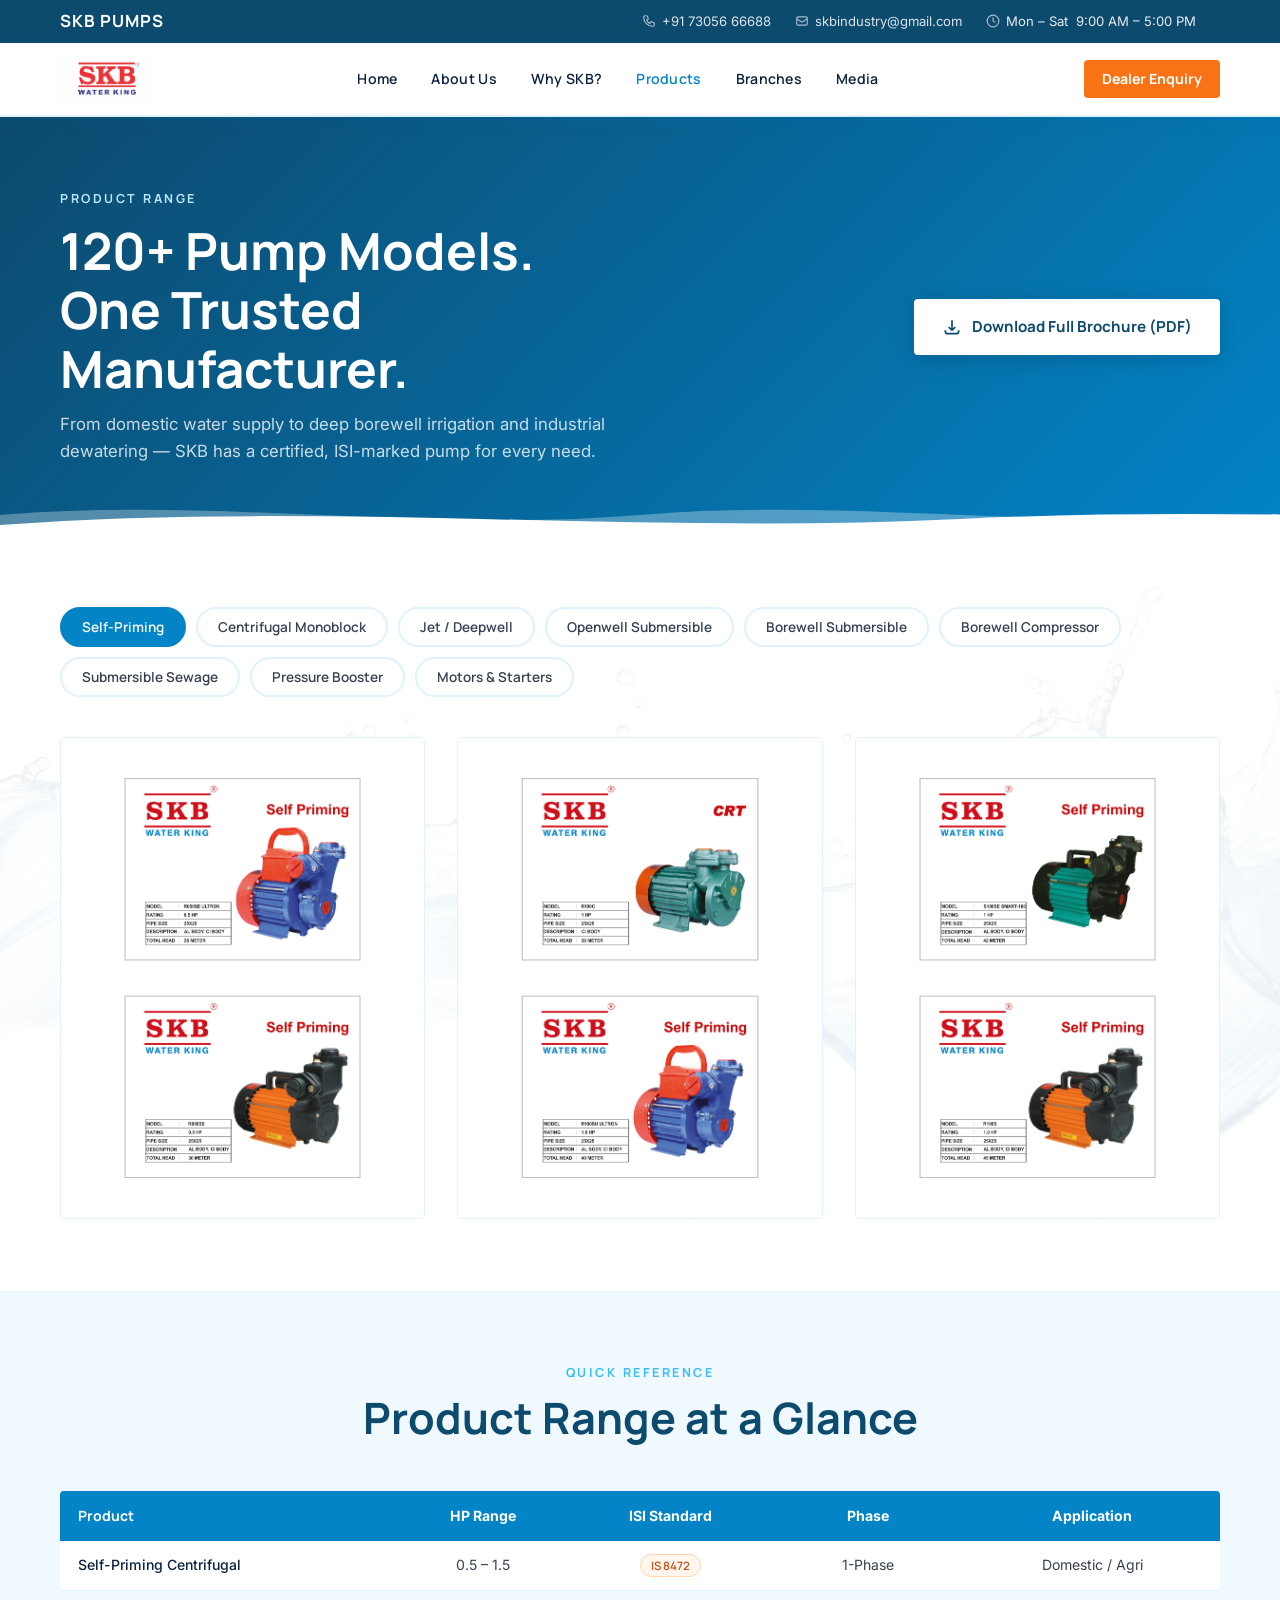
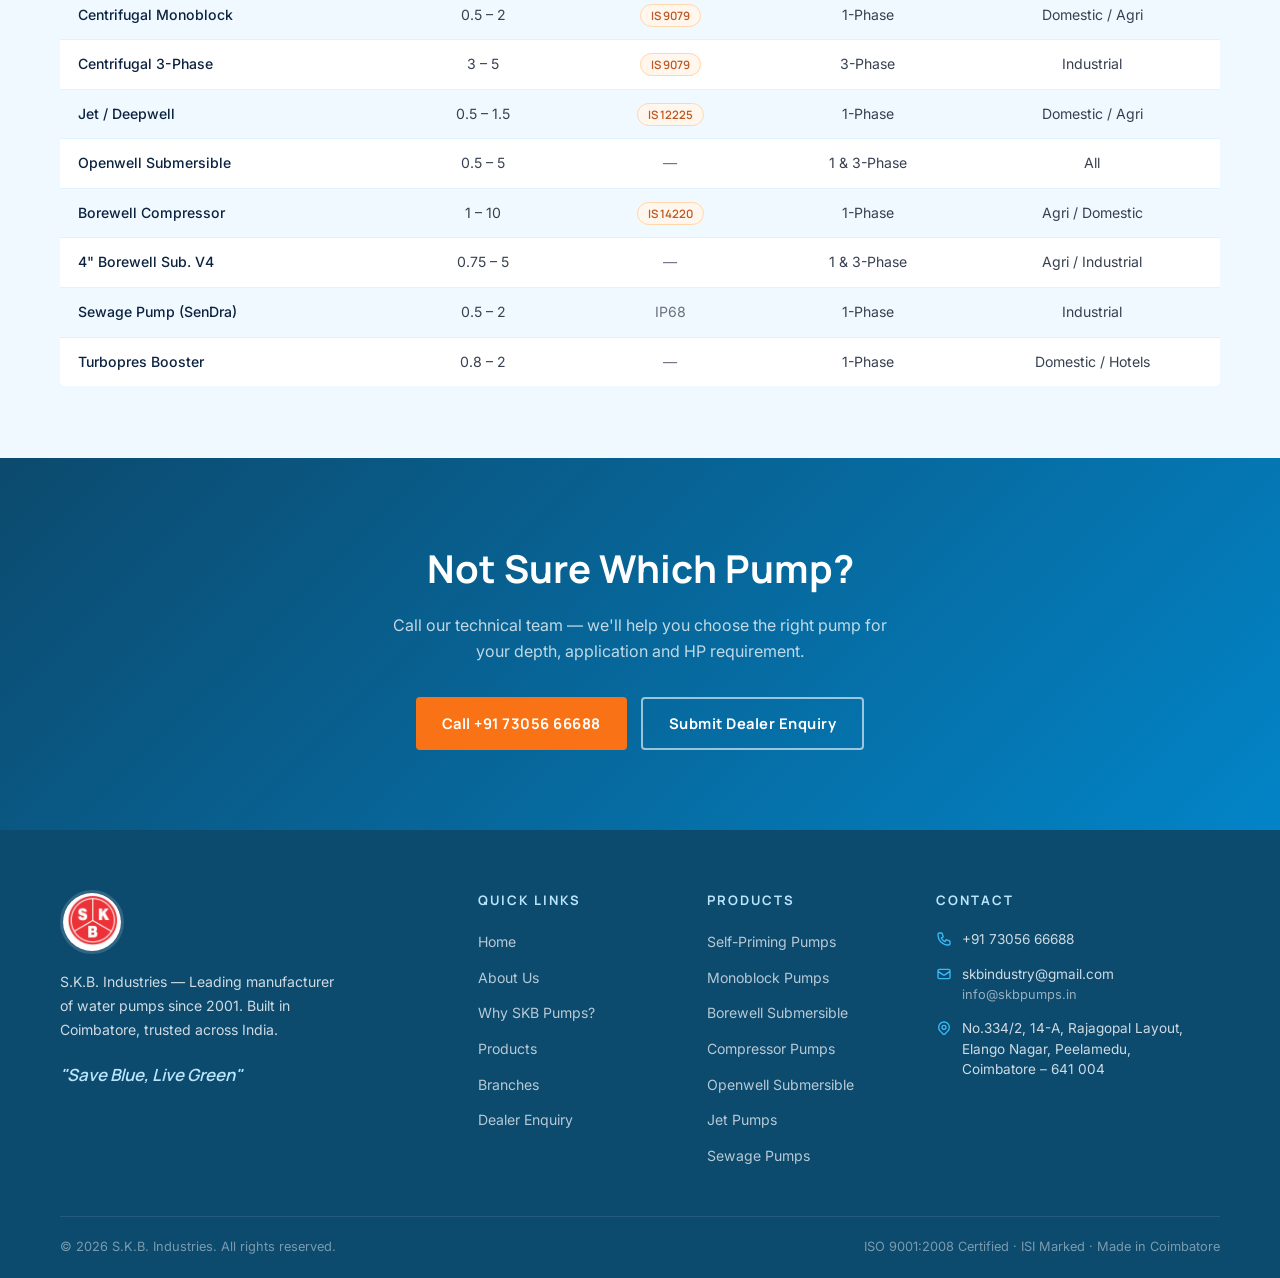
<file: products.html>
<!DOCTYPE html>
<html lang="en">
<head>
  <meta charset="UTF-8" />
  <meta name="viewport" content="width=device-width, initial-scale=1.0" />
  <title>Borewell Compressors, Submersible & Monoblock Pumps | SKB Pumps</title>
  <link rel="stylesheet" href="assets/css/style.css?v=5" />
<script type="application/ld+json">
{
  "@context": "https://schema.org",
  "@type": "LocalBusiness",
  "name": "S.K.B. Industries (SKB Pumps)",
  "image": "https://skbpumps.in/assets/images/logo-main.jpg",
  "url": "https://skbpumps.in/",
  "telephone": "+917305666688",
  "email": "skbindustry@gmail.com",
  "address": {
    "@type": "PostalAddress",
    "streetAddress": "No.334/2, 14-A, Rajagopal Layout, Elango Nagar, Peelamedu",
    "addressLocality": "Coimbatore",
    "postalCode": "641004",
    "addressCountry": "IN"
  },
  "geo": {
    "@type": "GeoCoordinates",
    "latitude": 11.0263,
    "longitude": 77.0097
  },
  "openingHoursSpecification": {
    "@type": "OpeningHoursSpecification",
    "dayOfWeek": [
      "Monday",
      "Tuesday",
      "Wednesday",
      "Thursday",
      "Friday",
      "Saturday"
    ],
    "opens": "09:00",
    "closes": "17:00"
  }
}
  </script>
</head>
<body>

  <div class="top-bar">
    <div class="container">
      <span class="brand-name">SKB PUMPS</span>
      <span class="info-item always"><svg width="14" height="14" fill="none" viewBox="0 0 24 24" stroke="currentColor" stroke-width="2"><path d="M3 5a2 2 0 012-2h3.28a1 1 0 01.948.684l1.498 4.493a1 1 0 01-.502 1.21l-2.257 1.13a11.042 11.042 0 005.516 5.516l1.13-2.257a1 1 0 011.21-.502l4.493 1.498a1 1 0 01.684.949V19a2 2 0 01-2 2h-1C9.716 21 3 14.284 3 6V5z"/></svg><a href="tel:+917305666688">+91 73056 66688</a></span>
      <span class="info-item"><svg width="14" height="14" fill="none" viewBox="0 0 24 24" stroke="currentColor" stroke-width="2"><path d="M3 8l7.89 5.26a2 2 0 002.22 0L21 8M5 19h14a2 2 0 002-2V7a2 2 0 00-2-2H5a2 2 0 00-2 2v10a2 2 0 002 2z"/></svg><a href="mailto:skbindustry@gmail.com">skbindustry@gmail.com</a></span>
      <span class="info-item"><svg width="14" height="14" fill="none" viewBox="0 0 24 24" stroke="currentColor" stroke-width="2"><circle cx="12" cy="12" r="10"/><path d="M12 6v6l4 2"/></svg>Mon – Sat &nbsp;9:00 AM – 5:00 PM</span>
    
      <span class="info-item always lang-selector-wrap">
        <div id="google_translate_element"></div>
      </span>
    </div>
  </div>

  <header class="site-header">
    <div class="container">
      <div class="nav-wrap">
        <a href="index.html" class="logo">
          <img src="assets/images/logo-main.jpg" alt="SKB Water King" class="logo-img" />
        </a>
        <nav class="main-nav">
          <a href="index.html">Home</a>
          <a href="about.html">About Us</a>
          <a href="why-skb.html">Why SKB?</a>
          <a href="products.html" class="active">Products</a>
          <a href="branches.html">Branches</a>
          <a href="media.html">Media</a>
        </nav>
        <div class="nav-right">
          <a href="dealer.html" class="nav-cta">Dealer Enquiry</a>
          <div class="hamburger" id="menuBtn"><span></span><span></span><span></span></div>
        </div>
      </div>
    </div>
  </header>

  <div class="mobile-nav" id="mobileNav">
    <div class="mobile-nav-header">
      <a href="index.html" class="logo"><img src="assets/images/logo-main.jpg" alt="SKB Water King" class="logo-img" /></a>
      <span class="mobile-nav-close" id="menuClose">✕</span>
    </div>
    <ul>
      <li><a href="index.html">Home</a></li>
      <li><a href="about.html">About Us</a></li>
      <li><a href="why-skb.html">Why SKB Pumps?</a></li>
      <li><a href="products.html">Products</a></li>
      <li><a href="branches.html">Branches</a></li>
      <li><a href="media.html">Media Gallery</a></li>
      <li><a href="dealer.html">Dealer Enquiry</a></li>
    </ul>
    <a href="dealer.html" class="btn btn-cta">Become a Dealer</a>
    <div class="mobile-top-info">
      <span>Mob <a href="tel:+917305666688">+91 73056 66688</a></span>
      <span>Email <a href="mailto:skbindustry@gmail.com">skbindustry@gmail.com</a></span>
      <span>Mon–Sat · 9AM–5PM</span>
    </div>
  </div>

  <section class="page-hero">
    <div class="container page-hero-container">
      <div class="page-hero-text">
        <div class="eyebrow">Product Range</div>
        <h1>120+ Pump Models.<br />One Trusted Manufacturer.</h1>
        <p>From domestic water supply to deep borewell irrigation and industrial dewatering — SKB has a certified, ISI-marked pump for every need.</p>
      </div>
      <div class="page-hero-action">
        <a href="assets/pdf/SKB_Booklet_2026.pdf" target="_blank" download class="btn-hero-brochure">
          <svg width="20" height="20" fill="none" viewBox="0 0 24 24" stroke="currentColor" stroke-width="2">
            <path d="M4 16v1a3 3 0 003 3h10a3 3 0 003-3v-1m-4-4l-4 4m0 0l-4-4m4 4V4"/>
          </svg>
          Download Full Brochure (PDF)
        </a>
      </div>
    </div>
    <div class="page-hero-waves" aria-hidden="true">
      <svg class="phw-back" viewBox="0 0 2880 50" preserveAspectRatio="none" xmlns="http://www.w3.org/2000/svg">
        <path fill="#ffffff" d="M0,28 C240,10 480,46 720,28 C960,10 1200,46 1440,28 C1680,10 1920,46 2160,28 C2400,10 2640,46 2880,28 L2880,50 L0,50 Z"/>
      </svg>
      <svg class="phw-front" viewBox="0 0 2880 50" preserveAspectRatio="none" xmlns="http://www.w3.org/2000/svg">
        <path fill="#ffffff" d="M0,38 C360,14 720,48 1080,32 C1440,16 1800,44 2160,30 C2520,16 2750,40 2880,38 L2880,50 L0,50 Z"/>
      </svg>
    </div>
  </section>

  <!-- FILTER + PRODUCTS -->
  <section class="section section-drops">
    <div class="container">
      <div class="filter-bar" id="filterBar">
        <button class="filter-btn active" data-filter="regenerative">Self-Priming</button>
        <button class="filter-btn" data-filter="monoblock">Centrifugal Monoblock</button>
        <button class="filter-btn" data-filter="jet">Jet / Deepwell</button>
        <button class="filter-btn" data-filter="openwell">Openwell Submersible</button>
        <button class="filter-btn" data-filter="borewell-sub">Borewell Submersible</button>
        <button class="filter-btn" data-filter="compressor">Borewell Compressor</button>
        <button class="filter-btn" data-filter="sewage">Submersible Sewage</button>
        <button class="filter-btn" data-filter="booster">Pressure Booster</button>
        <button class="filter-btn" data-filter="accessories">Motors &amp; Starters</button>
      </div>

      <div class="products-grid catalog-grid" id="productsGrid">
        <!-- Page 1: Self-Priming Centrifugal (Ultron) -->
        <div class="product-card" data-cat="regenerative">
          <div class="product-img-wrap" onclick="openLightbox('assets/images/catalog-page-1.jpg')">
            <img src="assets/images/catalog-page-1.jpg" alt="SKB Catalog - Page 1" loading="lazy" />
            <div class="zoom-overlay">
              <svg width="24" height="24" fill="none" viewBox="0 0 24 24" stroke="currentColor" stroke-width="2">
                <path d="M21 21l-6-6m2-5a7 7 0 11-14 0 7 7 0 0114 0zM10 7v6m3-3H7"/>
              </svg>
            </div>
          </div>
        </div>

        <!-- Page 3: Pressure Booster Systems / Single Shower -->
        <div class="product-card" data-cat="booster">
          <div class="product-img-wrap" onclick="openLightbox('assets/images/catalog-page-3.jpg')">
            <img src="assets/images/catalog-page-3.jpg" alt="SKB Catalog - Page 3" loading="lazy" />
            <div class="zoom-overlay">
              <svg width="24" height="24" fill="none" viewBox="0 0 24 24" stroke="currentColor" stroke-width="2">
                <path d="M21 21l-6-6m2-5a7 7 0 11-14 0 7 7 0 0114 0zM10 7v6m3-3H7"/>
              </svg>
            </div>
          </div>
        </div>

        <!-- Page 4: Ultron 1.0 HP Self Priming -->
        <div class="product-card" data-cat="regenerative">
          <div class="product-img-wrap" onclick="openLightbox('assets/images/catalog-page-4.jpg')">
            <img src="assets/images/catalog-page-4.jpg" alt="SKB Catalog - Page 4" loading="lazy" />
            <div class="zoom-overlay">
              <svg width="24" height="24" fill="none" viewBox="0 0 24 24" stroke="currentColor" stroke-width="2">
                <path d="M21 21l-6-6m2-5a7 7 0 11-14 0 7 7 0 0114 0zM10 7v6m3-3H7"/>
              </svg>
            </div>
          </div>
        </div>

        <!-- Page 5: Smart-100 / R100S series -->
        <div class="product-card" data-cat="regenerative">
          <div class="product-img-wrap" onclick="openLightbox('assets/images/catalog-page-5.jpg')">
            <img src="assets/images/catalog-page-5.jpg" alt="SKB Catalog - Page 5" loading="lazy" />
            <div class="zoom-overlay">
              <svg width="24" height="24" fill="none" viewBox="0 0 24 24" stroke="currentColor" stroke-width="2">
                <path d="M21 21l-6-6m2-5a7 7 0 11-14 0 7 7 0 0114 0zM10 7v6m3-3H7"/>
              </svg>
            </div>
          </div>
        </div>

        <!-- Page 6: S0525H / S0525LS Centrifugal Monoblock -->
        <div class="product-card" data-cat="monoblock">
          <div class="product-img-wrap" onclick="openLightbox('assets/images/catalog-page-6.jpg')">
            <img src="assets/images/catalog-page-6.jpg" alt="SKB Catalog - Page 6" loading="lazy" />
            <div class="zoom-overlay">
              <svg width="24" height="24" fill="none" viewBox="0 0 24 24" stroke="currentColor" stroke-width="2">
                <path d="M21 21l-6-6m2-5a7 7 0 11-14 0 7 7 0 0114 0zM10 7v6m3-3H7"/>
              </svg>
            </div>
          </div>
        </div>

        <!-- Page 7: S0550 / S0540 Centrifugal Monoblock -->
        <div class="product-card" data-cat="monoblock">
          <div class="product-img-wrap" onclick="openLightbox('assets/images/catalog-page-7.jpg')">
            <img src="assets/images/catalog-page-7.jpg" alt="SKB Catalog - Page 7" loading="lazy" />
            <div class="zoom-overlay">
              <svg width="24" height="24" fill="none" viewBox="0 0 24 24" stroke="currentColor" stroke-width="2">
                <path d="M21 21l-6-6m2-5a7 7 0 11-14 0 7 7 0 0114 0zM10 7v6m3-3H7"/>
              </svg>
            </div>
          </div>
        </div>

        <!-- Page 8: S1032 / S0740 Centrifugal Monoblock -->
        <div class="product-card" data-cat="monoblock">
          <div class="product-img-wrap" onclick="openLightbox('assets/images/catalog-page-8.jpg')">
            <img src="assets/images/catalog-page-8.jpg" alt="SKB Catalog - Page 8" loading="lazy" />
            <div class="zoom-overlay">
              <svg width="24" height="24" fill="none" viewBox="0 0 24 24" stroke="currentColor" stroke-width="2">
                <path d="M21 21l-6-6m2-5a7 7 0 11-14 0 7 7 0 0114 0zM10 7v6m3-3H7"/>
              </svg>
            </div>
          </div>
        </div>

        <!-- Page 9: S2080 / S1080 Centrifugal Monoblock -->
        <div class="product-card" data-cat="monoblock">
          <div class="product-img-wrap" onclick="openLightbox('assets/images/catalog-page-9.jpg')">
            <img src="assets/images/catalog-page-9.jpg" alt="SKB Catalog - Page 9" loading="lazy" />
            <div class="zoom-overlay">
              <svg width="24" height="24" fill="none" viewBox="0 0 24 24" stroke="currentColor" stroke-width="2">
                <path d="M21 21l-6-6m2-5a7 7 0 11-14 0 7 7 0 0114 0zM10 7v6m3-3H7"/>
              </svg>
            </div>
          </div>
        </div>

        <!-- Page 10: S1550 / S1565 / S3065 Centrifugal Monoblock -->
        <div class="product-card" data-cat="monoblock">
          <div class="product-img-wrap" onclick="openLightbox('assets/images/catalog-page-10.jpg')">
            <img src="assets/images/catalog-page-10.jpg" alt="SKB Catalog - Page 10" loading="lazy" />
            <div class="zoom-overlay">
              <svg width="24" height="24" fill="none" viewBox="0 0 24 24" stroke="currentColor" stroke-width="2">
                <path d="M21 21l-6-6m2-5a7 7 0 11-14 0 7 7 0 0114 0zM10 7v6m3-3H7"/>
              </svg>
            </div>
          </div>
        </div>

        <!-- Page 11: S0532J / S1032J Deepwell / Jet -->
        <div class="product-card" data-cat="jet">
          <div class="product-img-wrap" onclick="openLightbox('assets/images/catalog-page-11.jpg')">
            <img src="assets/images/catalog-page-11.jpg" alt="SKB Catalog - Page 11" loading="lazy" />
            <div class="zoom-overlay">
              <svg width="24" height="24" fill="none" viewBox="0 0 24 24" stroke="currentColor" stroke-width="2">
                <path d="M21 21l-6-6m2-5a7 7 0 11-14 0 7 7 0 0114 0zM10 7v6m3-3H7"/>
              </svg>
            </div>
          </div>
        </div>

        <!-- Page 12: S1532J Deepwell / S10322J Two Stage Jet -->
        <div class="product-card" data-cat="jet">
          <div class="product-img-wrap" onclick="openLightbox('assets/images/catalog-page-12.jpg')">
            <img src="assets/images/catalog-page-12.jpg" alt="SKB Catalog - Page 12" loading="lazy" />
            <div class="zoom-overlay">
              <svg width="24" height="24" fill="none" viewBox="0 0 24 24" stroke="currentColor" stroke-width="2">
                <path d="M21 21l-6-6m2-5a7 7 0 11-14 0 7 7 0 0114 0zM10 7v6m3-3H7"/>
              </svg>
            </div>
          </div>
        </div>

        <!-- Page 13: Shallow Well / Two Stage Jet series -->
        <div class="product-card" data-cat="jet">
          <div class="product-img-wrap" onclick="openLightbox('assets/images/catalog-page-13.jpg')">
            <img src="assets/images/catalog-page-13.jpg" alt="SKB Catalog - Page 13" loading="lazy" />
            <div class="zoom-overlay">
              <svg width="24" height="24" fill="none" viewBox="0 0 24 24" stroke="currentColor" stroke-width="2">
                <path d="M21 21l-6-6m2-5a7 7 0 11-14 0 7 7 0 0114 0zM10 7v6m3-3H7"/>
              </svg>
            </div>
          </div>
        </div>

        <!-- Page 14: SENA-100 / S1025E Openwell Submersible -->
        <div class="product-card" data-cat="openwell">
          <div class="product-img-wrap" onclick="openLightbox('assets/images/catalog-page-14.jpg')">
            <img src="assets/images/catalog-page-14.jpg" alt="SKB Catalog - Page 14" loading="lazy" />
            <div class="zoom-overlay">
              <svg width="24" height="24" fill="none" viewBox="0 0 24 24" stroke="currentColor" stroke-width="2">
                <path d="M21 21l-6-6m2-5a7 7 0 11-14 0 7 7 0 0114 0zM10 7v6m3-3H7"/>
              </svg>
            </div>
          </div>
        </div>

        <!-- Page 15: SENA-125 / S1025E Openwell Submersible -->
        <div class="product-card" data-cat="openwell">
          <div class="product-img-wrap" onclick="openLightbox('assets/images/catalog-page-15.jpg')">
            <img src="assets/images/catalog-page-15.jpg" alt="SKB Catalog - Page 15" loading="lazy" />
            <div class="zoom-overlay">
              <svg width="24" height="24" fill="none" viewBox="0 0 24 24" stroke="currentColor" stroke-width="2">
                <path d="M21 21l-6-6m2-5a7 7 0 11-14 0 7 7 0 0114 0zM10 7v6m3-3H7"/>
              </svg>
            </div>
          </div>
        </div>

        <!-- Page 16: Openwell Submersible V4 series -->
        <div class="product-card" data-cat="openwell">
          <div class="product-img-wrap" onclick="openLightbox('assets/images/catalog-page-16.jpg')">
            <img src="assets/images/catalog-page-16.jpg" alt="SKB Catalog - Page 16" loading="lazy" />
            <div class="zoom-overlay">
              <svg width="24" height="24" fill="none" viewBox="0 0 24 24" stroke="currentColor" stroke-width="2">
                <path d="M21 21l-6-6m2-5a7 7 0 11-14 0 7 7 0 0114 0zM10 7v6m3-3H7"/>
              </svg>
            </div>
          </div>
        </div>

        <!-- Page 17: Borewell Submersible Pumps -->
        <div class="product-card" data-cat="borewell-sub">
          <div class="product-img-wrap" onclick="openLightbox('assets/images/catalog-page-17.jpg')">
            <img src="assets/images/catalog-page-17.jpg" alt="SKB Catalog - Page 17" loading="lazy" />
            <div class="zoom-overlay">
              <svg width="24" height="24" fill="none" viewBox="0 0 24 24" stroke="currentColor" stroke-width="2">
                <path d="M21 21l-6-6m2-5a7 7 0 11-14 0 7 7 0 0114 0zM10 7v6m3-3H7"/>
              </svg>
            </div>
          </div>
        </div>

        <!-- Page 18: Mono Compressor Pumps -->
        <div class="product-card" data-cat="compressor">
          <div class="product-img-wrap" onclick="openLightbox('assets/images/catalog-page-18.jpg')">
            <img src="assets/images/catalog-page-18.jpg" alt="SKB Catalog - Page 18" loading="lazy" />
            <div class="zoom-overlay">
              <svg width="24" height="24" fill="none" viewBox="0 0 24 24" stroke="currentColor" stroke-width="2">
                <path d="M21 21l-6-6m2-5a7 7 0 11-14 0 7 7 0 0114 0zM10 7v6m3-3H7"/>
              </svg>
            </div>
          </div>
        </div>

        <!-- Belt Compressor -->
        <div class="product-card" data-cat="compressor">
          <div class="product-img-wrap" onclick="openLightbox('assets/images/belt-compressor.jpg')">
            <img src="assets/images/belt-compressor.jpg" alt="SKB Catalog - Belt Compressor" loading="lazy" />
            <div class="zoom-overlay">
              <svg width="24" height="24" fill="none" viewBox="0 0 24 24" stroke="currentColor" stroke-width="2">
                <path d="M21 21l-6-6m2-5a7 7 0 11-14 0 7 7 0 0114 0zM10 7v6m3-3H7"/>
              </svg>
            </div>
          </div>
        </div>

        <!-- Bare Motor -->
        <div class="product-card" data-cat="compressor">
          <div class="product-img-wrap" onclick="openLightbox('assets/images/bare-motor.jpg')">
            <img src="assets/images/bare-motor.jpg" alt="SKB Catalog - Bare Motor" loading="lazy" />
            <div class="zoom-overlay">
              <svg width="24" height="24" fill="none" viewBox="0 0 24 24" stroke="currentColor" stroke-width="2">
                <path d="M21 21l-6-6m2-5a7 7 0 11-14 0 7 7 0 0114 0zM10 7v6m3-3H7"/>
              </svg>
            </div>
          </div>
        </div>


        <!-- Page 20: Digital Panel Boards & Starters -->
        <div class="product-card" data-cat="accessories">
          <div class="product-img-wrap" onclick="openLightbox('assets/images/catalog-page-20.jpg')">
            <img src="assets/images/catalog-page-20.jpg" alt="SKB Catalog - Page 20" loading="lazy" />
            <div class="zoom-overlay">
              <svg width="24" height="24" fill="none" viewBox="0 0 24 24" stroke="currentColor" stroke-width="2">
                <path d="M21 21l-6-6m2-5a7 7 0 11-14 0 7 7 0 0114 0zM10 7v6m3-3H7"/>
              </svg>
            </div>
          </div>
        </div>

        <!-- Sewage Page: Submersible Sewage Pumps -->
        <div class="product-card" data-cat="sewage">
          <div class="product-img-wrap" onclick="openLightbox('assets/images/catalog-page-sewage.jpg?v=3')">
            <img src="assets/images/catalog-page-sewage.jpg?v=3" alt="SKB Catalog - Sewage Submersible" loading="lazy" />
            <div class="zoom-overlay">
              <svg width="24" height="24" fill="none" viewBox="0 0 24 24" stroke="currentColor" stroke-width="2">
                <path d="M21 21l-6-6m2-5a7 7 0 11-14 0 7 7 0 0114 0zM10 7v6m3-3H7"/>
              </svg>
            </div>
          </div>
        </div>
      </div>
    </div>
  </section>

  <!-- QUICK SPEC TABLE -->
  <section class="section section-bg">
    <div class="container">
      <div class="section-header">
        <div class="eyebrow">Quick Reference</div>
        <h2>Product Range at a Glance</h2>
      </div>
      <div style="overflow-x:auto;">
        <table style="width:100%;border-collapse:collapse;font-size:0.88rem;background:var(--bg-white);border-radius:var(--radius-lg);overflow:hidden;box-shadow:var(--shadow);">
          <thead>
            <tr style="background:var(--primary);color:#fff;">
              <th style="padding:14px 18px;text-align:left;font-family:var(--font-sub);font-weight:700;">Product</th>
              <th style="padding:14px 18px;text-align:center;">HP Range</th>
              <th style="padding:14px 18px;text-align:center;">ISI Standard</th>
              <th style="padding:14px 18px;text-align:center;">Phase</th>
              <th style="padding:14px 18px;text-align:center;">Application</th>
            </tr>
          </thead>
          <tbody>
            <tr style="border-bottom:1px solid var(--border);"><td style="padding:13px 18px;font-weight:500;color:var(--text-dark);">Self-Priming Centrifugal</td><td style="padding:13px 18px;text-align:center;color:var(--text-mid);">0.5 – 1.5</td><td style="padding:13px 18px;text-align:center;"><span class="chip isi">IS 8472</span></td><td style="padding:13px 18px;text-align:center;color:var(--text-mid);">1-Phase</td><td style="padding:13px 18px;text-align:center;color:var(--text-mid);">Domestic / Agri</td></tr>
            <tr style="border-bottom:1px solid var(--border);background:var(--bg-light);"><td style="padding:13px 18px;font-weight:500;color:var(--text-dark);">Centrifugal Monoblock</td><td style="padding:13px 18px;text-align:center;color:var(--text-mid);">0.5 – 2</td><td style="padding:13px 18px;text-align:center;"><span class="chip isi">IS 9079</span></td><td style="padding:13px 18px;text-align:center;color:var(--text-mid);">1-Phase</td><td style="padding:13px 18px;text-align:center;color:var(--text-mid);">Domestic / Agri</td></tr>
            <tr style="border-bottom:1px solid var(--border);"><td style="padding:13px 18px;font-weight:500;color:var(--text-dark);">Centrifugal 3-Phase</td><td style="padding:13px 18px;text-align:center;color:var(--text-mid);">3 – 5</td><td style="padding:13px 18px;text-align:center;"><span class="chip isi">IS 9079</span></td><td style="padding:13px 18px;text-align:center;color:var(--text-mid);">3-Phase</td><td style="padding:13px 18px;text-align:center;color:var(--text-mid);">Industrial</td></tr>
            <tr style="border-bottom:1px solid var(--border);background:var(--bg-light);"><td style="padding:13px 18px;font-weight:500;color:var(--text-dark);">Jet / Deepwell</td><td style="padding:13px 18px;text-align:center;color:var(--text-mid);">0.5 – 1.5</td><td style="padding:13px 18px;text-align:center;"><span class="chip isi">IS 12225</span></td><td style="padding:13px 18px;text-align:center;color:var(--text-mid);">1-Phase</td><td style="padding:13px 18px;text-align:center;color:var(--text-mid);">Domestic / Agri</td></tr>
            <tr style="border-bottom:1px solid var(--border);"><td style="padding:13px 18px;font-weight:500;color:var(--text-dark);">Openwell Submersible</td><td style="padding:13px 18px;text-align:center;color:var(--text-mid);">0.5 – 5</td><td style="padding:13px 18px;text-align:center;color:var(--text-light);">—</td><td style="padding:13px 18px;text-align:center;color:var(--text-mid);">1 &amp; 3-Phase</td><td style="padding:13px 18px;text-align:center;color:var(--text-mid);">All</td></tr>
            <tr style="border-bottom:1px solid var(--border);background:var(--bg-light);"><td style="padding:13px 18px;font-weight:500;color:var(--text-dark);">Borewell Compressor</td><td style="padding:13px 18px;text-align:center;color:var(--text-mid);">1 – 10</td><td style="padding:13px 18px;text-align:center;"><span class="chip isi">IS 14220</span></td><td style="padding:13px 18px;text-align:center;color:var(--text-mid);">1-Phase</td><td style="padding:13px 18px;text-align:center;color:var(--text-mid);">Agri / Domestic</td></tr>
            <tr style="border-bottom:1px solid var(--border);"><td style="padding:13px 18px;font-weight:500;color:var(--text-dark);">4" Borewell Sub. V4</td><td style="padding:13px 18px;text-align:center;color:var(--text-mid);">0.75 – 5</td><td style="padding:13px 18px;text-align:center;color:var(--text-light);">—</td><td style="padding:13px 18px;text-align:center;color:var(--text-mid);">1 &amp; 3-Phase</td><td style="padding:13px 18px;text-align:center;color:var(--text-mid);">Agri / Industrial</td></tr>
            <tr style="border-bottom:1px solid var(--border);background:var(--bg-light);"><td style="padding:13px 18px;font-weight:500;color:var(--text-dark);">Sewage Pump (SenDra)</td><td style="padding:13px 18px;text-align:center;color:var(--text-mid);">0.5 – 2</td><td style="padding:13px 18px;text-align:center;color:var(--text-light);">IP68</td><td style="padding:13px 18px;text-align:center;color:var(--text-mid);">1-Phase</td><td style="padding:13px 18px;text-align:center;color:var(--text-mid);">Industrial</td></tr>
            <tr><td style="padding:13px 18px;font-weight:500;color:var(--text-dark);">Turbopres Booster</td><td style="padding:13px 18px;text-align:center;color:var(--text-mid);">0.8 – 2</td><td style="padding:13px 18px;text-align:center;color:var(--text-light);">—</td><td style="padding:13px 18px;text-align:center;color:var(--text-mid);">1-Phase</td><td style="padding:13px 18px;text-align:center;color:var(--text-mid);">Domestic / Hotels</td></tr>
          </tbody>
        </table>
      </div>
    </div>
  </section>

  <section class="cta-section">
    <div class="container">
      <h2>Not Sure Which Pump?</h2>
      <p>Call our technical team — we'll help you choose the right pump for your depth, application and HP requirement.</p>
      <div class="cta-actions">
        <a href="tel:+917305666688" class="btn btn-cta">Call +91 73056 66688</a>
        <a href="dealer.html" class="btn btn-outline-white">Submit Dealer Enquiry</a>
      </div>
    </div>
  </section>

    <!-- FOOTER -->
  <footer class="site-footer">
    <div class="container">
      <div class="footer-grid">
        <div class="footer-brand">
          <img src="assets/images/logo-emblem.jpg" alt="SKB" class="footer-emblem" />
          <p>S.K.B. Industries — Leading manufacturer of water pumps since 2001. Built in Coimbatore, trusted across India.</p>
          <div class="footer-tagline">"Save Blue, Live Green"</div>
        </div>
        <div class="footer-col">
          <h4>Quick Links</h4>
          <ul>
            <li><a href="index.html">Home</a></li>
            <li><a href="about.html">About Us</a></li>
            <li><a href="why-skb.html">Why SKB Pumps?</a></li>
            <li><a href="products.html">Products</a></li>
            <li><a href="branches.html">Branches</a></li>
            <li><a href="dealer.html">Dealer Enquiry</a></li>
          </ul>
        </div>
        <div class="footer-col">
          <h4>Products</h4>
          <ul>
            <li><a href="products.html">Self-Priming Pumps</a></li>
            <li><a href="products.html">Monoblock Pumps</a></li>
            <li><a href="products.html">Borewell Submersible</a></li>
            <li><a href="products.html">Compressor Pumps</a></li>
            <li><a href="products.html">Openwell Submersible</a></li>
            <li><a href="products.html">Jet Pumps</a></li>
            <li><a href="products.html">Sewage Pumps</a></li>
          </ul>
        </div>
        <div class="footer-col">
          <h4>Contact</h4>
          <div class="footer-contact">
            <div class="contact-item">
              <svg width="16" height="16" fill="none" viewBox="0 0 24 24" stroke="currentColor" stroke-width="2"><path d="M3 5a2 2 0 012-2h3.28a1 1 0 01.948.684l1.498 4.493a1 1 0 01-.502 1.21l-2.257 1.13a11.042 11.042 0 005.516 5.516l1.13-2.257a1 1 0 011.21-.502l4.493 1.498a1 1 0 01.684.949V19a2 2 0 01-2 2h-1C9.716 21 3 14.284 3 6V5z"/></svg>
              <p><a href="tel:+917305666688">+91 73056 66688</a></p>
            </div>
            <div class="contact-item">
              <svg width="16" height="16" fill="none" viewBox="0 0 24 24" stroke="currentColor" stroke-width="2"><path d="M3 8l7.89 5.26a2 2 0 002.22 0L21 8M5 19h14a2 2 0 002-2V7a2 2 0 00-2-2H5a2 2 0 00-2 2v10a2 2 0 002 2z"/></svg>
              <p><a href="mailto:skbindustry@gmail.com">skbindustry@gmail.com</a><br/><a href="mailto:info@skbpumps.in" style="font-size:0.8rem;opacity:0.7;">info@skbpumps.in</a></p>
            </div>
            <div class="contact-item">
              <svg width="16" height="16" fill="none" viewBox="0 0 24 24" stroke="currentColor" stroke-width="2"><path d="M17.657 16.657L13.414 20.9a1.998 1.998 0 01-2.827 0l-4.244-4.243a8 8 0 1111.314 0z"/><path d="M15 11a3 3 0 11-6 0 3 3 0 016 0z"/></svg>
              <p>No.334/2, 14-A, Rajagopal Layout,<br/>Elango Nagar, Peelamedu,<br/>Coimbatore – 641 004</p>
            </div>
          </div>
        </div>
      </div>
      <div class="footer-bottom">
        <span>© 2026 S.K.B. Industries. All rights reserved.</span>
        <span>ISO 9001:2008 Certified · ISI Marked · Made in Coimbatore</span>
      </div>
    </div>
  </footer>

  <script src="assets/js/main.js"></script>

  
  <script>
    function googleTranslateElementInit() {
      new google.translate.TranslateElement({
        pageLanguage: 'en',
        includedLanguages: 'hi,ta,ml,bn',
        layout: google.translate.TranslateElement.InlineLayout.SIMPLE,
        autoDisplay: false
      }, 'google_translate_element');
    }
  </script>
  <script src="//translate.google.com/translate_a/element.js?cb=googleTranslateElementInit"></script>

  <!-- LIGHTBOX MODAL -->
  <div id="lightboxModal" class="lightbox-modal" onclick="closeLightbox()">
    <span class="lightbox-close" onclick="closeLightbox()">&times;</span>
    <img class="lightbox-content" id="lightboxImg" alt="Pump Full View" onclick="event.stopPropagation()" />
  </div>
</body>
</html>
</file>
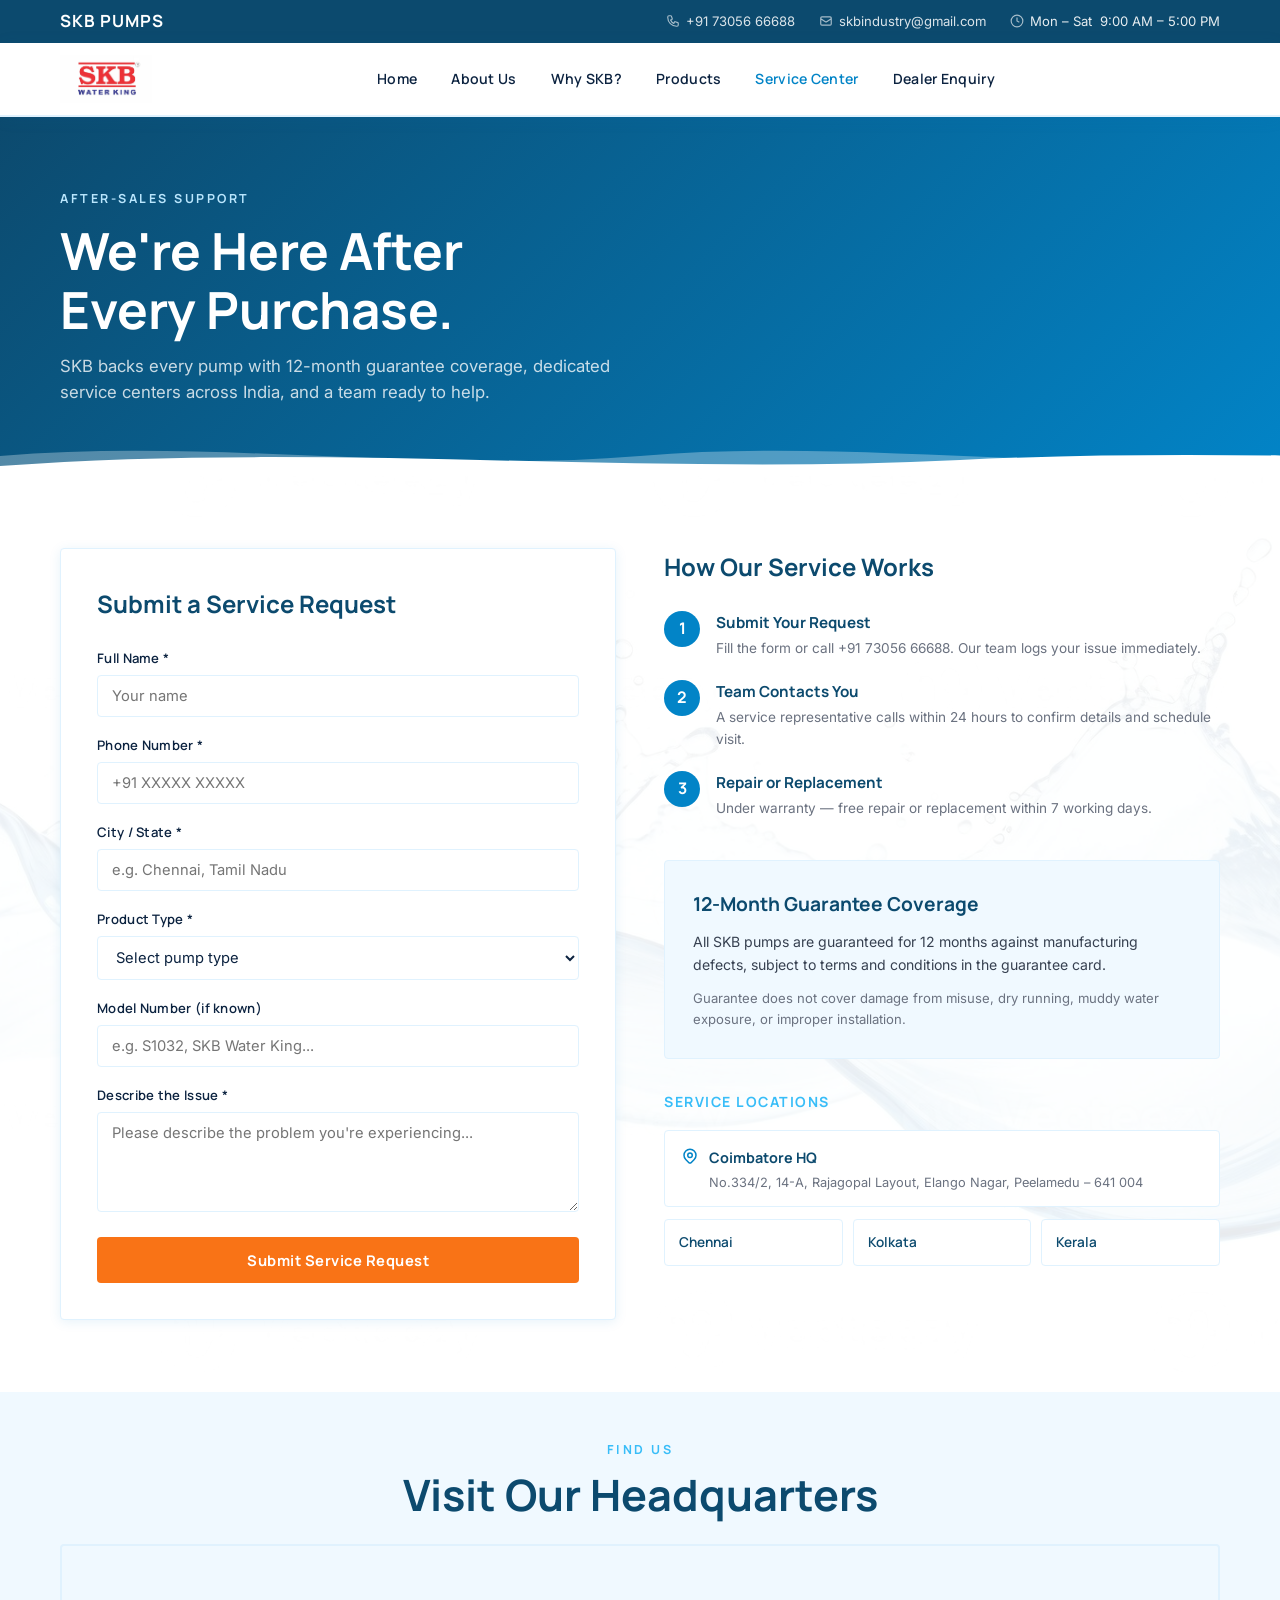
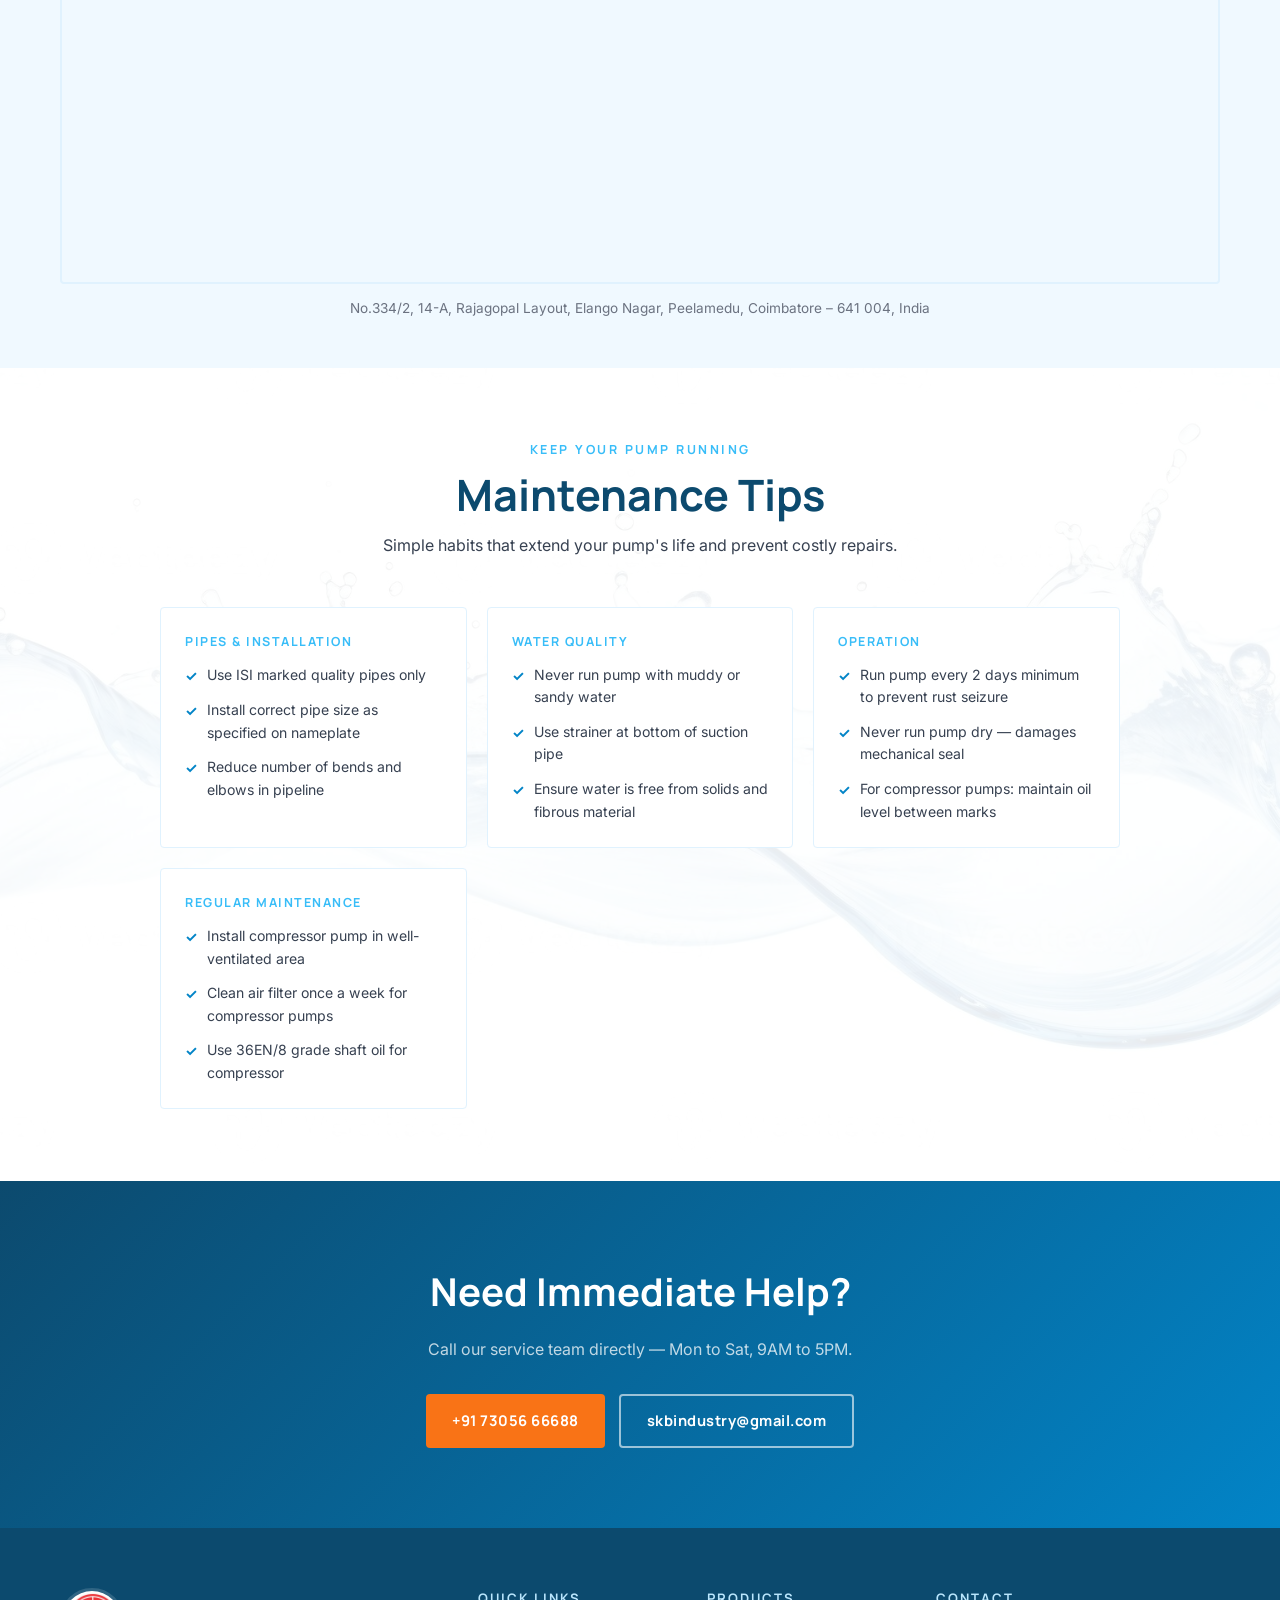
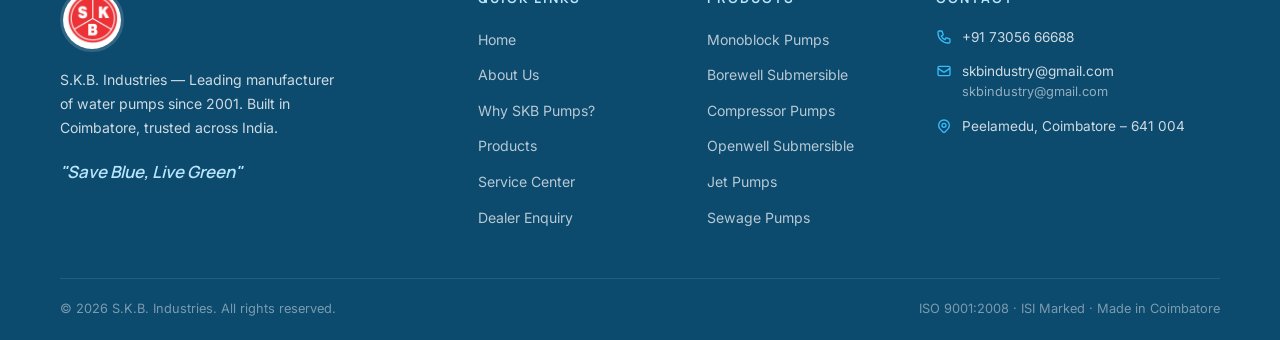
<file: service.html>
<!DOCTYPE html>
<html lang="en">
<head>
  <meta charset="UTF-8" />
  <meta name="viewport" content="width=device-width, initial-scale=1.0" />
  <title>Service Center — SKB Pumps | Warranty &amp; Repair Support</title>
  <link rel="stylesheet" href="assets/css/style.css" />
</head>
<body>

  <div class="top-bar">
    <div class="container">
      <span class="brand-name">SKB PUMPS</span>
      <span class="info-item always"><svg width="14" height="14" fill="none" viewBox="0 0 24 24" stroke="currentColor" stroke-width="2"><path d="M3 5a2 2 0 012-2h3.28a1 1 0 01.948.684l1.498 4.493a1 1 0 01-.502 1.21l-2.257 1.13a11.042 11.042 0 005.516 5.516l1.13-2.257a1 1 0 011.21-.502l4.493 1.498a1 1 0 01.684.949V19a2 2 0 01-2 2h-1C9.716 21 3 14.284 3 6V5z"/></svg><a href="tel:+917305666688">+91 73056 66688</a></span>
      <span class="info-item"><svg width="14" height="14" fill="none" viewBox="0 0 24 24" stroke="currentColor" stroke-width="2"><path d="M3 8l7.89 5.26a2 2 0 002.22 0L21 8M5 19h14a2 2 0 002-2V7a2 2 0 00-2-2H5a2 2 0 00-2 2v10a2 2 0 002 2z"/></svg><a href="mailto:skbindustry@gmail.com">skbindustry@gmail.com</a></span>
      <span class="info-item"><svg width="14" height="14" fill="none" viewBox="0 0 24 24" stroke="currentColor" stroke-width="2"><circle cx="12" cy="12" r="10"/><path d="M12 6v6l4 2"/></svg>Mon – Sat &nbsp;9:00 AM – 5:00 PM</span>
    </div>
  </div>

  <header class="site-header">
    <div class="container">
      <div class="nav-wrap">
        <a href="index.html" class="logo">
          <img src="assets/images/logo-main.jpg" alt="SKB Water King" class="logo-img" />
        </a>
        <nav class="main-nav">
          <a href="index.html">Home</a>
          <a href="about.html">About Us</a>
          <a href="why-skb.html">Why SKB?</a>
          <a href="products.html">Products</a>
          <a href="service.html" class="active">Service Center</a>
          <a href="dealer.html" class="nav-cta">Dealer Enquiry</a>
        </nav>
        <div class="hamburger" id="menuBtn"><span></span><span></span><span></span></div>
      </div>
    </div>
  </header>

  <div class="mobile-nav" id="mobileNav">
    <div class="mobile-nav-header">
      <a href="index.html" class="logo"><img src="assets/images/logo-main.jpg" alt="SKB Water King" class="logo-img" /></a>
      <span class="mobile-nav-close" id="menuClose">✕</span>
    </div>
    <ul>
      <li><a href="index.html">Home</a></li>
      <li><a href="about.html">About Us</a></li>
      <li><a href="why-skb.html">Why SKB Pumps?</a></li>
      <li><a href="products.html">Products</a></li>
      <li><a href="service.html">Service Center</a></li>
      <li><a href="dealer.html">Dealer Enquiry</a></li>
    </ul>
    <a href="dealer.html" class="btn btn-cta">Become a Dealer</a>
    <div class="mobile-top-info">
      <span>Mob <a href="tel:+917305666688">+91 73056 66688</a></span>
      <span>Email <a href="mailto:skbindustry@gmail.com">skbindustry@gmail.com</a></span>
      <span>Mon–Sat · 9AM–5PM</span>
    </div>
  </div>

  <section class="page-hero">
    <div class="container">
      <div class="eyebrow">After-Sales Support</div>
      <h1>We're Here After<br />Every Purchase.</h1>
      <p>SKB backs every pump with 12-month guarantee coverage, dedicated service centers across India, and a team ready to help.</p>
    </div>
    <div class="page-hero-waves" aria-hidden="true">
      <svg class="phw-back" viewBox="0 0 2880 50" preserveAspectRatio="none" xmlns="http://www.w3.org/2000/svg">
        <path fill="#ffffff" d="M0,28 C240,10 480,46 720,28 C960,10 1200,46 1440,28 C1680,10 1920,46 2160,28 C2400,10 2640,46 2880,28 L2880,50 L0,50 Z"/>
      </svg>
      <svg class="phw-front" viewBox="0 0 2880 50" preserveAspectRatio="none" xmlns="http://www.w3.org/2000/svg">
        <path fill="#ffffff" d="M0,38 C360,14 720,48 1080,32 C1440,16 1800,44 2160,30 C2520,16 2750,40 2880,38 L2880,50 L0,50 Z"/>
      </svg>
    </div>
  </section>

  <!-- SERVICE REQUEST + STEPS -->
  <section class="section section-drops">
    <div class="container">
      <div class="service-grid">

        <!-- FORM -->
        <div class="form-card">
          <h3>Submit a Service Request</h3>
          <form action="https://formspree.io/skbindustry@gmail.com" method="POST">
            <div class="form-group">
              <label>Full Name *</label>
              <input type="text" name="name" placeholder="Your name" required />
            </div>
            <div class="form-group">
              <label>Phone Number *</label>
              <input type="tel" name="phone" placeholder="+91 XXXXX XXXXX" required />
            </div>
            <div class="form-group">
              <label>City / State *</label>
              <input type="text" name="city" placeholder="e.g. Chennai, Tamil Nadu" required />
            </div>
            <div class="form-group">
              <label>Product Type *</label>
              <select name="product" required>
                <option value="">Select pump type</option>
                <option>Self-Priming Centrifugal Pump</option>
                <option>Centrifugal Monoblock Pump</option>
                <option>Jet / Deepwell Pump</option>
                <option>Openwell Submersible Pump</option>
                <option>Borewell Compressor Pump</option>
                <option>Borewell Submersible (V4)</option>
                <option>Sewage Pump (SenDra)</option>
                <option>Turbopres Pressure Booster</option>
                <option>Electric Motor</option>
                <option>Control Panel</option>
                <option>Other</option>
              </select>
            </div>
            <div class="form-group">
              <label>Model Number (if known)</label>
              <input type="text" name="model" placeholder="e.g. S1032, SKB Water King..." />
            </div>
            <div class="form-group">
              <label>Describe the Issue *</label>
              <textarea name="issue" placeholder="Please describe the problem you're experiencing..." required></textarea>
            </div>
            <button type="submit" class="btn btn-cta" style="width:100%;justify-content:center;">Submit Service Request</button>
          </form>
        </div>

        <!-- STEPS + INFO -->
        <div>
          <!-- Process steps -->
          <div style="margin-bottom:40px;">
            <h3 style="font-family:var(--font-head);font-size:1.5rem;font-weight:700;color:var(--primary-dark);margin-bottom:24px;">How Our Service Works</h3>
            <div class="steps-list">
              <div class="step-item">
                <div class="step-num">1</div>
                <div class="step-text">
                  <h4>Submit Your Request</h4>
                  <p>Fill the form or call +91 73056 66688. Our team logs your issue immediately.</p>
                </div>
              </div>
              <div class="step-item">
                <div class="step-num">2</div>
                <div class="step-text">
                  <h4>Team Contacts You</h4>
                  <p>A service representative calls within 24 hours to confirm details and schedule visit.</p>
                </div>
              </div>
              <div class="step-item">
                <div class="step-num">3</div>
                <div class="step-text">
                  <h4>Repair or Replacement</h4>
                  <p>Under warranty — free repair or replacement within 7 working days.</p>
                </div>
              </div>
            </div>
          </div>

          <!-- Warranty info -->
          <div style="background:var(--bg-light);border-radius:var(--radius-lg);padding:28px;margin-bottom:32px;border:1.5px solid var(--border);">
            <h4 style="font-family:var(--font-head);font-size:1.2rem;font-weight:700;color:var(--primary-dark);margin-bottom:12px;">12-Month Guarantee Coverage</h4>
            <p style="font-size:0.88rem;color:var(--text-mid);line-height:1.6;margin-bottom:12px;">All SKB pumps are guaranteed for 12 months against manufacturing defects, subject to terms and conditions in the guarantee card.</p>
            <p style="font-size:0.82rem;color:var(--text-light);">Guarantee does not cover damage from misuse, dry running, muddy water exposure, or improper installation.</p>
          </div>

          <!-- Branches -->
          <div>
            <h4 style="font-family:var(--font-sub);font-size:0.88rem;font-weight:700;letter-spacing:1.5px;text-transform:uppercase;color:var(--secondary);margin-bottom:16px;">Service Locations</h4>
            <div style="display:flex;flex-direction:column;gap:12px;">
              <div class="contact-item" style="background:var(--bg-white);border:1.5px solid var(--border);border-radius:var(--radius);padding:14px 16px;">
                <svg width="18" height="18" fill="none" viewBox="0 0 24 24" stroke="var(--primary)" stroke-width="2"><path d="M17.657 16.657L13.414 20.9a1.998 1.998 0 01-2.827 0l-4.244-4.243a8 8 0 1111.314 0z"/><path d="M15 11a3 3 0 11-6 0 3 3 0 016 0z"/></svg>
                <div>
                  <strong style="font-family:var(--font-sub);font-size:0.9rem;color:var(--primary-dark);">Coimbatore HQ</strong>
                  <p style="font-size:0.8rem;color:var(--text-light);margin-top:2px;">No.334/2, 14-A, Rajagopal Layout, Elango Nagar, Peelamedu – 641 004</p>
                </div>
              </div>
              <div style="display:flex;gap:10px;">
                <div style="flex:1;background:var(--bg-white);border:1.5px solid var(--border);border-radius:var(--radius);padding:12px 14px;font-size:0.85rem;font-family:var(--font-sub);font-weight:600;color:var(--primary-dark);">Chennai</div>
                <div style="flex:1;background:var(--bg-white);border:1.5px solid var(--border);border-radius:var(--radius);padding:12px 14px;font-size:0.85rem;font-family:var(--font-sub);font-weight:600;color:var(--primary-dark);">Kolkata</div>
                <div style="flex:1;background:var(--bg-white);border:1.5px solid var(--border);border-radius:var(--radius);padding:12px 14px;font-size:0.85rem;font-family:var(--font-sub);font-weight:600;color:var(--primary-dark);">Kerala</div>
              </div>
            </div>
          </div>
        </div>

      </div>
    </div>
  </section>

  <!-- MAP -->
  <section class="section-sm section-bg">
    <div class="container">
      <div class="section-header" style="margin-bottom:24px;">
        <div class="eyebrow">Find Us</div>
        <h2>Visit Our Headquarters</h2>
      </div>
      <div class="map-wrap">
        <iframe
          src="https://maps.google.com/maps?q=S.K.B.+Industries,+Rajagopal+Layout,+Elango+Nagar,+Peelamedu,+Coimbatore,+Tamil+Nadu+641004&output=embed"
          allowfullscreen=""
          loading="lazy"
          referrerpolicy="no-referrer-when-downgrade"
          title="SKB Industries Location Coimbatore">
        </iframe>
      </div>
      <p style="text-align:center;margin-top:14px;font-size:0.85rem;color:var(--text-light);">
        No.334/2, 14-A, Rajagopal Layout, Elango Nagar, Peelamedu, Coimbatore – 641 004, India
      </p>
    </div>
  </section>

  <!-- MAINTENANCE TIPS -->
  <section class="section section-drops">
    <div class="container">
      <div class="section-header">
        <div class="eyebrow">Keep Your Pump Running</div>
        <h2>Maintenance Tips</h2>
        <p>Simple habits that extend your pump's life and prevent costly repairs.</p>
      </div>
      <div style="display:grid;grid-template-columns:repeat(auto-fill,minmax(280px,1fr));gap:20px;max-width:960px;margin:0 auto;">
        <div style="background:var(--bg-white);border:1.5px solid var(--border);border-radius:var(--radius);padding:24px;">
          <div class="tip-cat">Pipes &amp; Installation</div>
          <div class="tips-list">
            <div class="tip-item">Use ISI marked quality pipes only</div>
            <div class="tip-item">Install correct pipe size as specified on nameplate</div>
            <div class="tip-item">Reduce number of bends and elbows in pipeline</div>
          </div>
        </div>
        <div style="background:var(--bg-white);border:1.5px solid var(--border);border-radius:var(--radius);padding:24px;">
          <div class="tip-cat">Water Quality</div>
          <div class="tips-list">
            <div class="tip-item">Never run pump with muddy or sandy water</div>
            <div class="tip-item">Use strainer at bottom of suction pipe</div>
            <div class="tip-item">Ensure water is free from solids and fibrous material</div>
          </div>
        </div>
        <div style="background:var(--bg-white);border:1.5px solid var(--border);border-radius:var(--radius);padding:24px;">
          <div class="tip-cat">Operation</div>
          <div class="tips-list">
            <div class="tip-item">Run pump every 2 days minimum to prevent rust seizure</div>
            <div class="tip-item">Never run pump dry — damages mechanical seal</div>
            <div class="tip-item">For compressor pumps: maintain oil level between marks</div>
          </div>
        </div>
        <div style="background:var(--bg-white);border:1.5px solid var(--border);border-radius:var(--radius);padding:24px;">
          <div class="tip-cat">Regular Maintenance</div>
          <div class="tips-list">
            <div class="tip-item">Install compressor pump in well-ventilated area</div>
            <div class="tip-item">Clean air filter once a week for compressor pumps</div>
            <div class="tip-item">Use 36EN/8 grade shaft oil for compressor</div>
          </div>
        </div>
      </div>
    </div>
  </section>

  <section class="cta-section">
    <div class="container">
      <h2>Need Immediate Help?</h2>
      <p>Call our service team directly — Mon to Sat, 9AM to 5PM.</p>
      <div class="cta-actions">
        <a href="tel:+917305666688" class="btn btn-cta">+91 73056 66688</a>
        <a href="mailto:skbindustry@gmail.com" class="btn btn-outline-white">skbindustry@gmail.com</a>
      </div>
    </div>
  </section>

  <footer class="site-footer">
    <div class="container">
      <div class="footer-grid">
        <div class="footer-brand"><img src="assets/images/logo-emblem.jpg" alt="SKB" class="footer-emblem" /><p>S.K.B. Industries — Leading manufacturer of water pumps since 2001. Built in Coimbatore, trusted across India.</p><div class="footer-tagline">"Save Blue, Live Green"</div></div>
        <div class="footer-col"><h4>Quick Links</h4><ul><li><a href="index.html">Home</a></li><li><a href="about.html">About Us</a></li><li><a href="why-skb.html">Why SKB Pumps?</a></li><li><a href="products.html">Products</a></li><li><a href="service.html">Service Center</a></li><li><a href="dealer.html">Dealer Enquiry</a></li></ul></div>
        <div class="footer-col"><h4>Products</h4><ul><li><a href="products.html">Monoblock Pumps</a></li><li><a href="products.html">Borewell Submersible</a></li><li><a href="products.html">Compressor Pumps</a></li><li><a href="products.html">Openwell Submersible</a></li><li><a href="products.html">Jet Pumps</a></li><li><a href="products.html">Sewage Pumps</a></li></ul></div>
        <div class="footer-col"><h4>Contact</h4><div class="footer-contact"><div class="contact-item"><svg width="16" height="16" fill="none" viewBox="0 0 24 24" stroke="currentColor" stroke-width="2"><path d="M3 5a2 2 0 012-2h3.28a1 1 0 01.948.684l1.498 4.493a1 1 0 01-.502 1.21l-2.257 1.13a11.042 11.042 0 005.516 5.516l1.13-2.257a1 1 0 011.21-.502l4.493 1.498a1 1 0 01.684.949V19a2 2 0 01-2 2h-1C9.716 21 3 14.284 3 6V5z"/></svg><p><a href="tel:+917305666688">+91 73056 66688</a></p></div><div class="contact-item"><svg width="16" height="16" fill="none" viewBox="0 0 24 24" stroke="currentColor" stroke-width="2"><path d="M3 8l7.89 5.26a2 2 0 002.22 0L21 8M5 19h14a2 2 0 002-2V7a2 2 0 00-2-2H5a2 2 0 00-2 2v10a2 2 0 002 2z"/></svg><p><a href="mailto:skbindustry@gmail.com">skbindustry@gmail.com</a><br/><a href="mailto:skbindustry@gmail.com" style="font-size:0.8rem;opacity:0.7;">skbindustry@gmail.com</a></p></div><div class="contact-item"><svg width="16" height="16" fill="none" viewBox="0 0 24 24" stroke="currentColor" stroke-width="2"><path d="M17.657 16.657L13.414 20.9a1.998 1.998 0 01-2.827 0l-4.244-4.243a8 8 0 1111.314 0z"/><path d="M15 11a3 3 0 11-6 0 3 3 0 016 0z"/></svg><p>Peelamedu, Coimbatore – 641 004</p></div></div></div>
      </div>
      <div class="footer-bottom"><span>© 2026 S.K.B. Industries. All rights reserved.</span><span>ISO 9001:2008 · ISI Marked · Made in Coimbatore</span></div>
    </div>
  </footer>

  <script src="assets/js/main.js"></script>

  <!-- Google Translate Floating Pill -->
  <div id="google_translate_element"></div>
  <script>
    function googleTranslateElementInit() {
      new google.translate.TranslateElement({
        pageLanguage: 'en',
        includedLanguages: 'hi,ta,ml,bn',
        layout: google.translate.TranslateElement.InlineLayout.SIMPLE,
        autoDisplay: false
      }, 'google_translate_element');
    }
  </script>
  <script src="//translate.google.com/translate_a/element.js?cb=googleTranslateElementInit"></script>
</body>
</html>
</file>
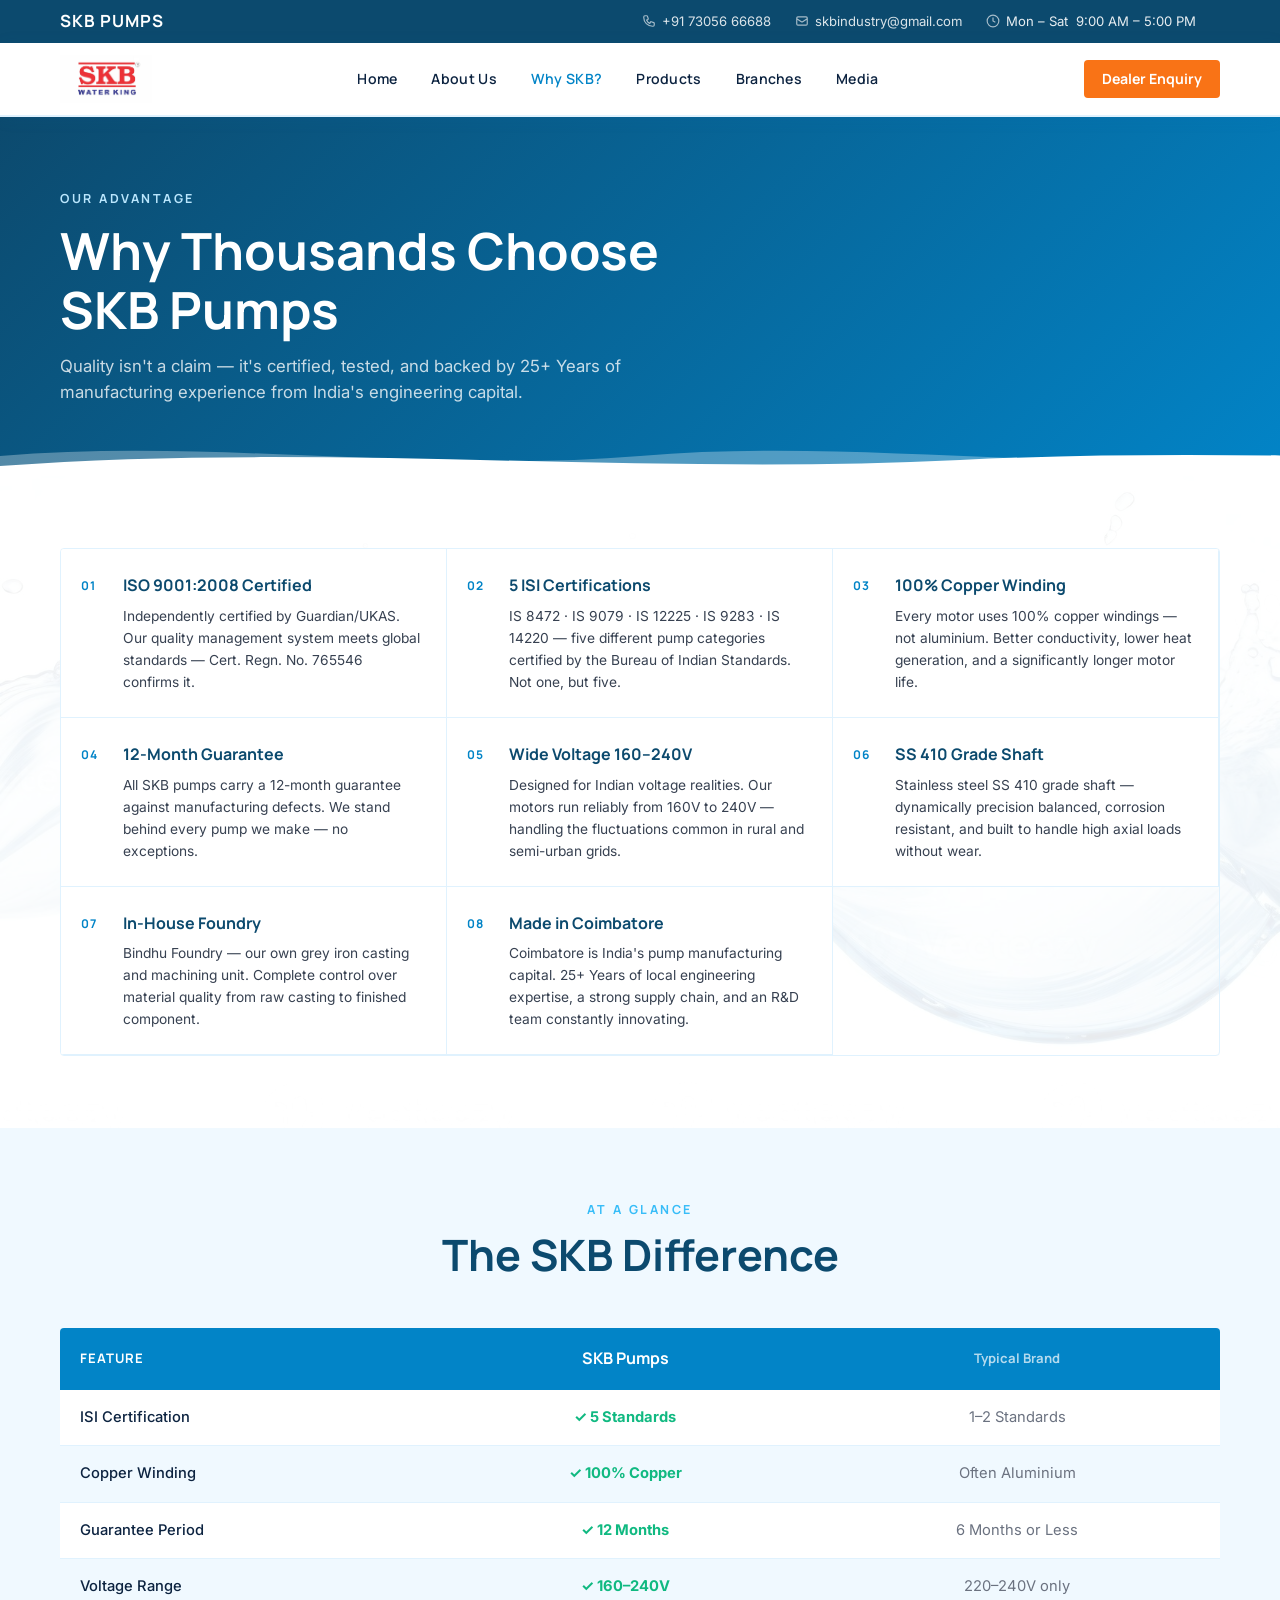
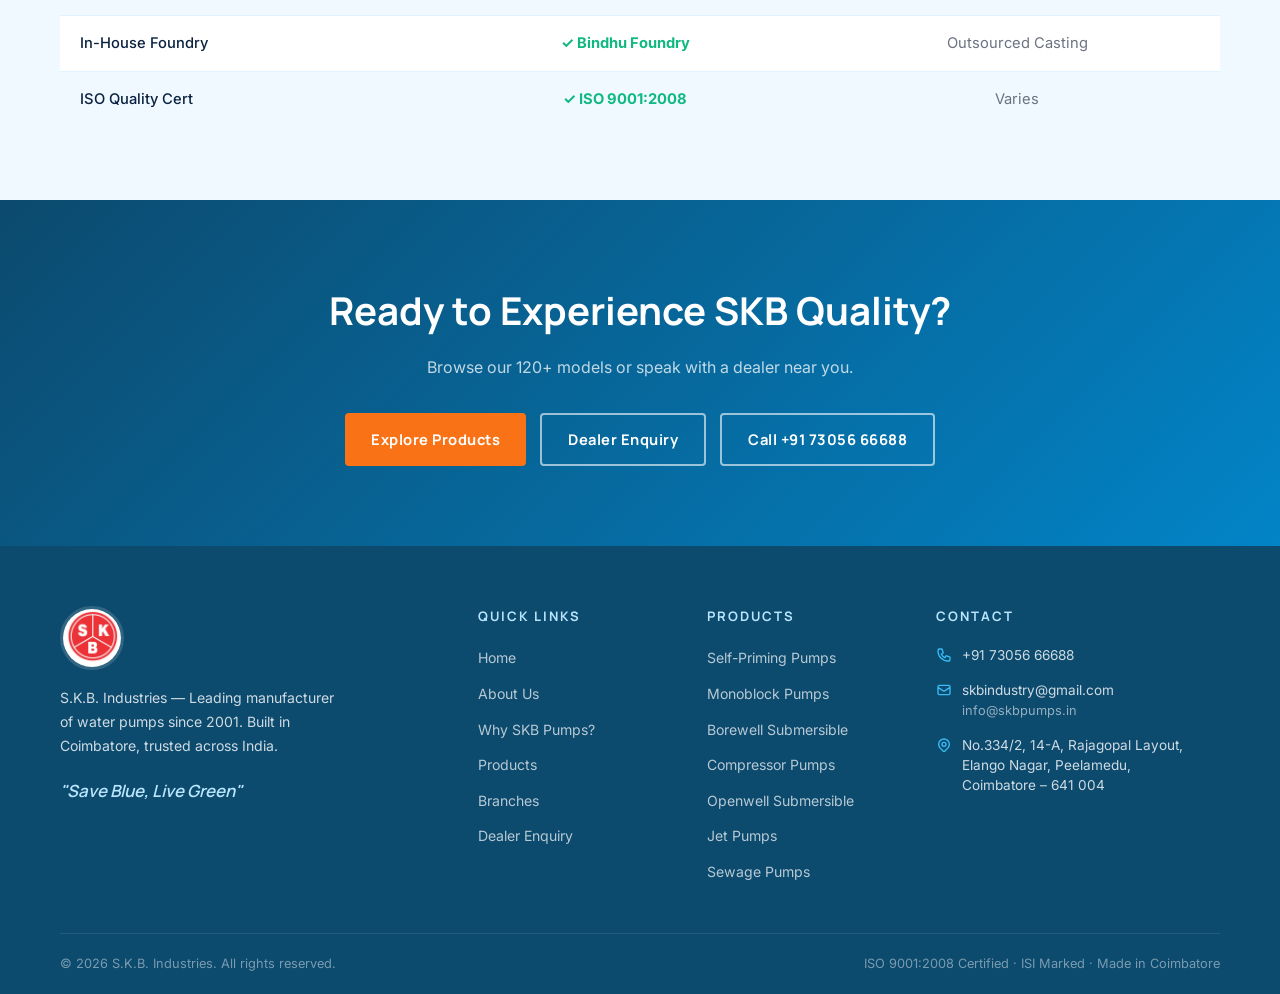
<file: why-skb.html>
<!DOCTYPE html>
<html lang="en">
<head>
  <meta charset="UTF-8" />
  <meta name="viewport" content="width=device-width, initial-scale=1.0" />
  <title>Why Choose SKB Pumps? | Quality & ISI Certified Water Pumps</title>
  <link rel="stylesheet" href="assets/css/style.css?v=5" />
<script type="application/ld+json">
{
  "@context": "https://schema.org",
  "@type": "LocalBusiness",
  "name": "S.K.B. Industries (SKB Pumps)",
  "image": "https://skbpumps.in/assets/images/logo-main.jpg",
  "url": "https://skbpumps.in/",
  "telephone": "+917305666688",
  "email": "skbindustry@gmail.com",
  "address": {
    "@type": "PostalAddress",
    "streetAddress": "No.334/2, 14-A, Rajagopal Layout, Elango Nagar, Peelamedu",
    "addressLocality": "Coimbatore",
    "postalCode": "641004",
    "addressCountry": "IN"
  },
  "geo": {
    "@type": "GeoCoordinates",
    "latitude": 11.0263,
    "longitude": 77.0097
  },
  "openingHoursSpecification": {
    "@type": "OpeningHoursSpecification",
    "dayOfWeek": [
      "Monday",
      "Tuesday",
      "Wednesday",
      "Thursday",
      "Friday",
      "Saturday"
    ],
    "opens": "09:00",
    "closes": "17:00"
  }
}
  </script>
</head>
<body>

  <div class="top-bar">
    <div class="container">
      <span class="brand-name">SKB PUMPS</span>
      <span class="info-item always"><svg width="14" height="14" fill="none" viewBox="0 0 24 24" stroke="currentColor" stroke-width="2"><path d="M3 5a2 2 0 012-2h3.28a1 1 0 01.948.684l1.498 4.493a1 1 0 01-.502 1.21l-2.257 1.13a11.042 11.042 0 005.516 5.516l1.13-2.257a1 1 0 011.21-.502l4.493 1.498a1 1 0 01.684.949V19a2 2 0 01-2 2h-1C9.716 21 3 14.284 3 6V5z"/></svg><a href="tel:+917305666688">+91 73056 66688</a></span>
      <span class="info-item"><svg width="14" height="14" fill="none" viewBox="0 0 24 24" stroke="currentColor" stroke-width="2"><path d="M3 8l7.89 5.26a2 2 0 002.22 0L21 8M5 19h14a2 2 0 002-2V7a2 2 0 00-2-2H5a2 2 0 00-2 2v10a2 2 0 002 2z"/></svg><a href="mailto:skbindustry@gmail.com">skbindustry@gmail.com</a></span>
      <span class="info-item"><svg width="14" height="14" fill="none" viewBox="0 0 24 24" stroke="currentColor" stroke-width="2"><circle cx="12" cy="12" r="10"/><path d="M12 6v6l4 2"/></svg>Mon – Sat &nbsp;9:00 AM – 5:00 PM</span>
    
      <span class="info-item always lang-selector-wrap">
        <div id="google_translate_element"></div>
      </span>
    </div>
  </div>

  <header class="site-header">
    <div class="container">
      <div class="nav-wrap">
        <a href="index.html" class="logo">
          <img src="assets/images/logo-main.jpg" alt="SKB Water King" class="logo-img" />
        </a>
        <nav class="main-nav">
          <a href="index.html">Home</a>
          <a href="about.html">About Us</a>
          <a href="why-skb.html" class="active">Why SKB?</a>
          <a href="products.html">Products</a>
          <a href="branches.html">Branches</a>
          <a href="media.html">Media</a>
        </nav>
        <div class="nav-right">
          <a href="dealer.html" class="nav-cta">Dealer Enquiry</a>
          <div class="hamburger" id="menuBtn"><span></span><span></span><span></span></div>
        </div>
      </div>
    </div>
  </header>

  <div class="mobile-nav" id="mobileNav">
    <div class="mobile-nav-header">
      <a href="index.html" class="logo"><img src="assets/images/logo-main.jpg" alt="SKB Water King" class="logo-img" /></a>
      <span class="mobile-nav-close" id="menuClose">✕</span>
    </div>
    <ul>
      <li><a href="index.html">Home</a></li>
      <li><a href="about.html">About Us</a></li>
      <li><a href="why-skb.html">Why SKB Pumps?</a></li>
      <li><a href="products.html">Products</a></li>
      <li><a href="branches.html">Branches</a></li>
      <li><a href="media.html">Media Gallery</a></li>
      <li><a href="dealer.html">Dealer Enquiry</a></li>
    </ul>
    <a href="dealer.html" class="btn btn-cta">Become a Dealer</a>
    <div class="mobile-top-info">
      <span>Mob <a href="tel:+917305666688">+91 73056 66688</a></span>
      <span>Email <a href="mailto:skbindustry@gmail.com">skbindustry@gmail.com</a></span>
      <span>Mon–Sat · 9AM–5PM</span>
    </div>
  </div>

  <section class="page-hero">
    <div class="container">
      <div class="eyebrow">Our Advantage</div>
      <h1>Why Thousands Choose<br />SKB Pumps</h1>
      <p>Quality isn't a claim — it's certified, tested, and backed by 25+ Years of manufacturing experience from India's engineering capital.</p>
    </div>
    <div class="page-hero-waves" aria-hidden="true">
      <svg class="phw-back" viewBox="0 0 2880 50" preserveAspectRatio="none" xmlns="http://www.w3.org/2000/svg">
        <path fill="#ffffff" d="M0,28 C240,10 480,46 720,28 C960,10 1200,46 1440,28 C1680,10 1920,46 2160,28 C2400,10 2640,46 2880,28 L2880,50 L0,50 Z"/>
      </svg>
      <svg class="phw-front" viewBox="0 0 2880 50" preserveAspectRatio="none" xmlns="http://www.w3.org/2000/svg">
        <path fill="#ffffff" d="M0,38 C360,14 720,48 1080,32 C1440,16 1800,44 2160,30 C2520,16 2750,40 2880,38 L2880,50 L0,50 Z"/>
      </svg>
    </div>
  </section>

  <!-- 8 REASON CARDS -->
  <section class="section section-drops">
    <div class="container">
      <div class="why-grid">

        <div class="why-card">
          <div class="why-card-num">01</div>
          <div class="why-card-body">
            <h3>ISO 9001:2008 Certified</h3>
            <p>Independently certified by Guardian/UKAS. Our quality management system meets global standards — Cert. Regn. No. 765546 confirms it.</p>
          </div>
        </div>

        <div class="why-card">
          <div class="why-card-num">02</div>
          <div class="why-card-body">
            <h3>5 ISI Certifications</h3>
            <p>IS 8472 · IS 9079 · IS 12225 · IS 9283 · IS 14220 — five different pump categories certified by the Bureau of Indian Standards. Not one, but five.</p>
          </div>
        </div>

        <div class="why-card">
          <div class="why-card-num">03</div>
          <div class="why-card-body">
            <h3>100% Copper Winding</h3>
            <p>Every motor uses 100% copper windings — not aluminium. Better conductivity, lower heat generation, and a significantly longer motor life.</p>
          </div>
        </div>

        <div class="why-card">
          <div class="why-card-num">04</div>
          <div class="why-card-body">
            <h3>12-Month Guarantee</h3>
            <p>All SKB pumps carry a 12-month guarantee against manufacturing defects. We stand behind every pump we make — no exceptions.</p>
          </div>
        </div>

        <div class="why-card">
          <div class="why-card-num">05</div>
          <div class="why-card-body">
            <h3>Wide Voltage 160–240V</h3>
            <p>Designed for Indian voltage realities. Our motors run reliably from 160V to 240V — handling the fluctuations common in rural and semi-urban grids.</p>
          </div>
        </div>

        <div class="why-card">
          <div class="why-card-num">06</div>
          <div class="why-card-body">
            <h3>SS 410 Grade Shaft</h3>
            <p>Stainless steel SS 410 grade shaft — dynamically precision balanced, corrosion resistant, and built to handle high axial loads without wear.</p>
          </div>
        </div>

        <div class="why-card">
          <div class="why-card-num">07</div>
          <div class="why-card-body">
            <h3>In-House Foundry</h3>
            <p>Bindhu Foundry — our own grey iron casting and machining unit. Complete control over material quality from raw casting to finished component.</p>
          </div>
        </div>

        <div class="why-card">
          <div class="why-card-num">08</div>
          <div class="why-card-body">
            <h3>Made in Coimbatore</h3>
            <p>Coimbatore is India's pump manufacturing capital. 25+ Years of local engineering expertise, a strong supply chain, and an R&amp;D team constantly innovating.</p>
          </div>
        </div>

      </div>
    </div>
  </section>

  <!-- COMPARISON STRIP -->
  <section class="section section-bg">
    <div class="container">
      <div class="section-header">
        <div class="eyebrow">At a Glance</div>
        <h2>The SKB Difference</h2>
      </div>
      <div style="overflow-x:auto;">
        <table style="width:100%;border-collapse:collapse;font-size:0.92rem;background:var(--bg-white);border-radius:var(--radius-lg);overflow:hidden;box-shadow:var(--shadow);">
          <thead>
            <tr style="background:var(--primary);color:#fff;">
              <th style="padding:18px 20px;text-align:left;font-family:var(--font-sub);font-size:0.82rem;letter-spacing:1px;text-transform:uppercase;">Feature</th>
              <th style="padding:18px 20px;text-align:center;font-family:var(--font-head);font-size:1rem;">SKB Pumps</th>
              <th style="padding:18px 20px;text-align:center;font-family:var(--font-sub);font-size:0.82rem;opacity:0.7;">Typical Brand</th>
            </tr>
          </thead>
          <tbody>
            <tr style="border-bottom:1px solid var(--border);">
              <td style="padding:16px 20px;color:var(--text-dark);font-weight:500;">ISI Certification</td>
              <td style="padding:16px 20px;text-align:center;color:var(--success);font-weight:700;">✓ 5 Standards</td>
              <td style="padding:16px 20px;text-align:center;color:var(--text-light);">1–2 Standards</td>
            </tr>
            <tr style="border-bottom:1px solid var(--border);background:var(--bg-light);">
              <td style="padding:16px 20px;color:var(--text-dark);font-weight:500;">Copper Winding</td>
              <td style="padding:16px 20px;text-align:center;color:var(--success);font-weight:700;">✓ 100% Copper</td>
              <td style="padding:16px 20px;text-align:center;color:var(--text-light);">Often Aluminium</td>
            </tr>
            <tr style="border-bottom:1px solid var(--border);">
              <td style="padding:16px 20px;color:var(--text-dark);font-weight:500;">Guarantee Period</td>
              <td style="padding:16px 20px;text-align:center;color:var(--success);font-weight:700;">✓ 12 Months</td>
              <td style="padding:16px 20px;text-align:center;color:var(--text-light);">6 Months or Less</td>
            </tr>
            <tr style="border-bottom:1px solid var(--border);background:var(--bg-light);">
              <td style="padding:16px 20px;color:var(--text-dark);font-weight:500;">Voltage Range</td>
              <td style="padding:16px 20px;text-align:center;color:var(--success);font-weight:700;">✓ 160–240V</td>
              <td style="padding:16px 20px;text-align:center;color:var(--text-light);">220–240V only</td>
            </tr>
            <tr style="border-bottom:1px solid var(--border);">
              <td style="padding:16px 20px;color:var(--text-dark);font-weight:500;">In-House Foundry</td>
              <td style="padding:16px 20px;text-align:center;color:var(--success);font-weight:700;">✓ Bindhu Foundry</td>
              <td style="padding:16px 20px;text-align:center;color:var(--text-light);">Outsourced Casting</td>
            </tr>
            <tr style="background:var(--bg-light);">
              <td style="padding:16px 20px;color:var(--text-dark);font-weight:500;">ISO Quality Cert</td>
              <td style="padding:16px 20px;text-align:center;color:var(--success);font-weight:700;">✓ ISO 9001:2008</td>
              <td style="padding:16px 20px;text-align:center;color:var(--text-light);">Varies</td>
            </tr>
          </tbody>
        </table>
      </div>
    </div>
  </section>

  <section class="cta-section">
    <div class="container">
      <h2>Ready to Experience SKB Quality?</h2>
      <p>Browse our 120+ models or speak with a dealer near you.</p>
      <div class="cta-actions">
        <a href="products.html" class="btn btn-cta">Explore Products</a>
        <a href="dealer.html" class="btn btn-outline-white">Dealer Enquiry</a>
        <a href="tel:+917305666688" class="btn btn-outline-white">Call +91 73056 66688</a>
      </div>
    </div>
  </section>

    <!-- FOOTER -->
  <footer class="site-footer">
    <div class="container">
      <div class="footer-grid">
        <div class="footer-brand">
          <img src="assets/images/logo-emblem.jpg" alt="SKB" class="footer-emblem" />
          <p>S.K.B. Industries — Leading manufacturer of water pumps since 2001. Built in Coimbatore, trusted across India.</p>
          <div class="footer-tagline">"Save Blue, Live Green"</div>
        </div>
        <div class="footer-col">
          <h4>Quick Links</h4>
          <ul>
            <li><a href="index.html">Home</a></li>
            <li><a href="about.html">About Us</a></li>
            <li><a href="why-skb.html">Why SKB Pumps?</a></li>
            <li><a href="products.html">Products</a></li>
            <li><a href="branches.html">Branches</a></li>
            <li><a href="dealer.html">Dealer Enquiry</a></li>
          </ul>
        </div>
        <div class="footer-col">
          <h4>Products</h4>
          <ul>
            <li><a href="products.html">Self-Priming Pumps</a></li>
            <li><a href="products.html">Monoblock Pumps</a></li>
            <li><a href="products.html">Borewell Submersible</a></li>
            <li><a href="products.html">Compressor Pumps</a></li>
            <li><a href="products.html">Openwell Submersible</a></li>
            <li><a href="products.html">Jet Pumps</a></li>
            <li><a href="products.html">Sewage Pumps</a></li>
          </ul>
        </div>
        <div class="footer-col">
          <h4>Contact</h4>
          <div class="footer-contact">
            <div class="contact-item">
              <svg width="16" height="16" fill="none" viewBox="0 0 24 24" stroke="currentColor" stroke-width="2"><path d="M3 5a2 2 0 012-2h3.28a1 1 0 01.948.684l1.498 4.493a1 1 0 01-.502 1.21l-2.257 1.13a11.042 11.042 0 005.516 5.516l1.13-2.257a1 1 0 011.21-.502l4.493 1.498a1 1 0 01.684.949V19a2 2 0 01-2 2h-1C9.716 21 3 14.284 3 6V5z"/></svg>
              <p><a href="tel:+917305666688">+91 73056 66688</a></p>
            </div>
            <div class="contact-item">
              <svg width="16" height="16" fill="none" viewBox="0 0 24 24" stroke="currentColor" stroke-width="2"><path d="M3 8l7.89 5.26a2 2 0 002.22 0L21 8M5 19h14a2 2 0 002-2V7a2 2 0 00-2-2H5a2 2 0 00-2 2v10a2 2 0 002 2z"/></svg>
              <p><a href="mailto:skbindustry@gmail.com">skbindustry@gmail.com</a><br/><a href="mailto:info@skbpumps.in" style="font-size:0.8rem;opacity:0.7;">info@skbpumps.in</a></p>
            </div>
            <div class="contact-item">
              <svg width="16" height="16" fill="none" viewBox="0 0 24 24" stroke="currentColor" stroke-width="2"><path d="M17.657 16.657L13.414 20.9a1.998 1.998 0 01-2.827 0l-4.244-4.243a8 8 0 1111.314 0z"/><path d="M15 11a3 3 0 11-6 0 3 3 0 016 0z"/></svg>
              <p>No.334/2, 14-A, Rajagopal Layout,<br/>Elango Nagar, Peelamedu,<br/>Coimbatore – 641 004</p>
            </div>
          </div>
        </div>
      </div>
      <div class="footer-bottom">
        <span>© 2026 S.K.B. Industries. All rights reserved.</span>
        <span>ISO 9001:2008 Certified · ISI Marked · Made in Coimbatore</span>
      </div>
    </div>
  </footer>

  <script src="assets/js/main.js"></script>

  
  <script>
    function googleTranslateElementInit() {
      new google.translate.TranslateElement({
        pageLanguage: 'en',
        includedLanguages: 'hi,ta,ml,bn',
        layout: google.translate.TranslateElement.InlineLayout.SIMPLE,
        autoDisplay: false
      }, 'google_translate_element');
    }
  </script>
  <script src="//translate.google.com/translate_a/element.js?cb=googleTranslateElementInit"></script>
</body>
</html>
</file>
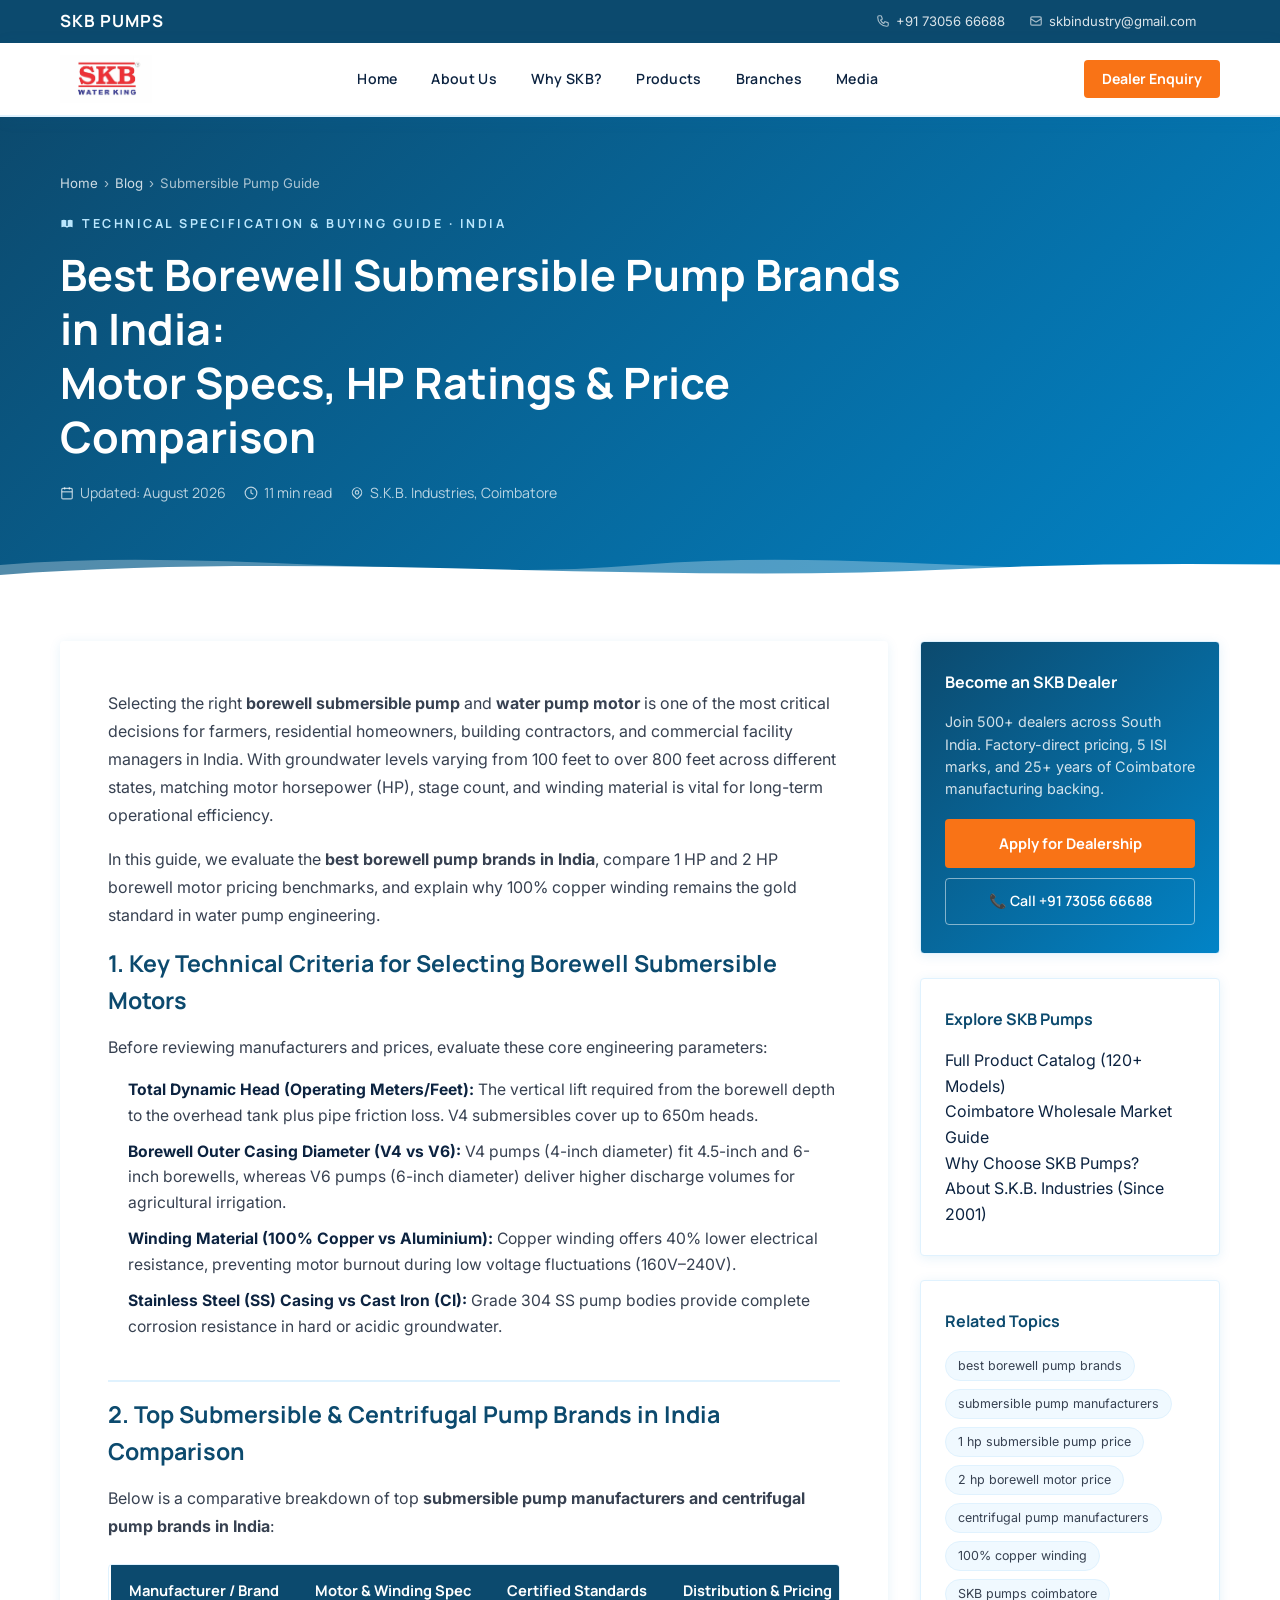
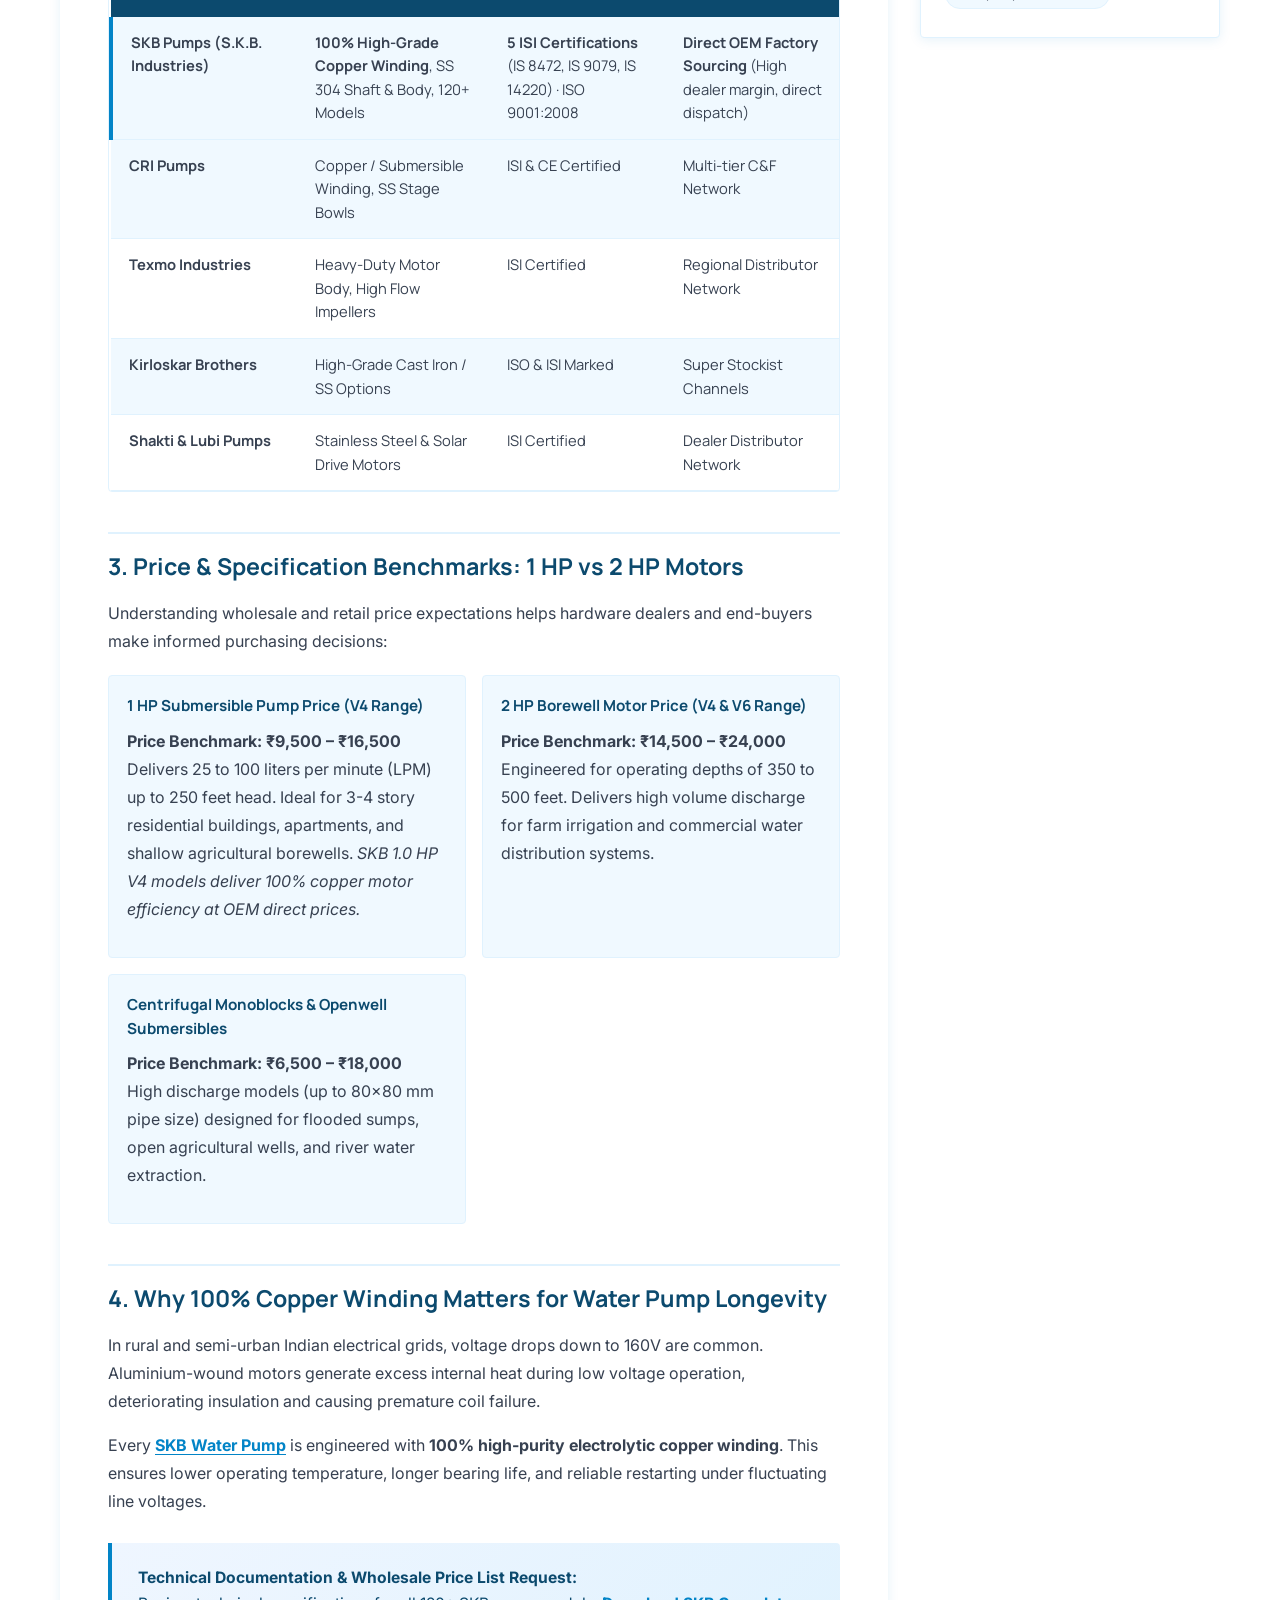
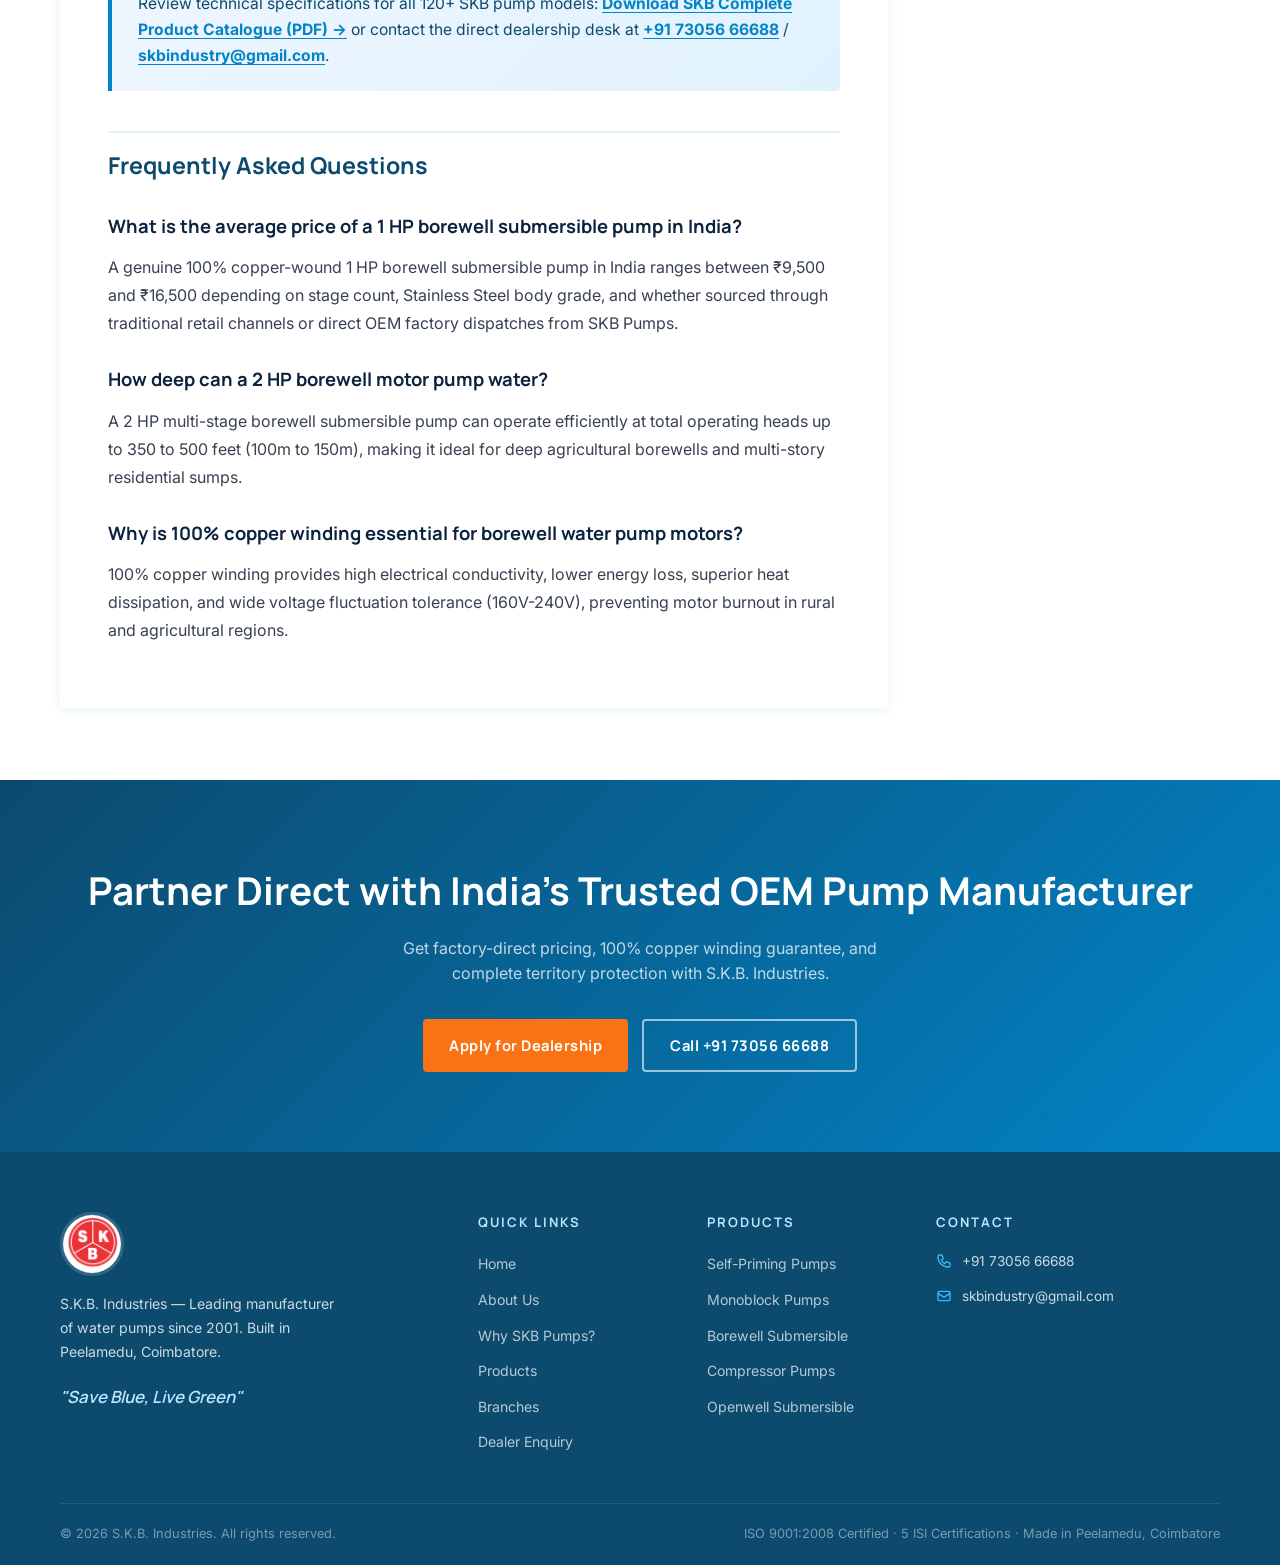
<file: blog/best-borewell-submersible-pump-brands-india.html>
<!DOCTYPE html>
<html lang="en">
<head>
  <meta charset="UTF-8" />
  <meta name="viewport" content="width=device-width, initial-scale=1.0, viewport-fit=cover" />
  <meta name="theme-color" content="#0C4A6E" />
  <meta name="apple-mobile-web-app-capable" content="yes" />
  <meta name="apple-mobile-web-app-status-bar-style" content="black-translucent" />
  <title>Best Borewell Submersible Pump Brands in India: Specs &amp; Price Guide | SKB Pumps</title>
  <meta name="description" content="Detailed guide to the best borewell submersible pump brands in India, 1 HP and 2 HP borewell motor price benchmarks, centrifugal pump manufacturers, and SKB Pumps 100% copper winding specs." />
  <meta name="keywords" content="best borewell pump brands in india, submersible pump manufacturers in india, centrifugal pump manufacturers, 1 hp submersible pump price, 2 hp borewell motor price, submersible pump, water pump motor, SKB pumps coimbatore" />
  <meta name="robots" content="index, follow" />
  <link rel="canonical" href="https://skbpumps.in/blog/best-borewell-submersible-pump-brands-india" />

  <!-- Open Graph -->
  <meta property="og:title" content="Best Borewell Submersible Pump Brands in India: Specs &amp; Price Guide | SKB Pumps" />
  <meta property="og:description" content="Explore top borewell submersible pump brands in India, 1 HP &amp; 2 HP motor pricing benchmarks, and direct OEM sourcing advantages with SKB Pumps." />
  <meta property="og:url" content="https://skbpumps.in/blog/best-borewell-submersible-pump-brands-india" />
  <meta property="og:type" content="article" />
  <meta property="og:image" content="https://skbpumps.in/assets/images/logo-main.jpg" />

  <link rel="preconnect" href="https://fonts.googleapis.com" />
  <link rel="preconnect" href="https://fonts.gstatic.com" crossorigin />
  <link rel="stylesheet" href="../assets/css/style.css?v=7" />

  <!-- Article Schema -->
  <script type="application/ld+json">
  {
    "@context": "https://schema.org",
    "@type": "Article",
    "headline": "Best Borewell Submersible Pump Brands in India: Motor Specs, HP Ratings & Price Comparison",
    "description": "Comprehensive guide to top borewell submersible pump manufacturers in India, 1 HP and 2 HP motor price benchmarks, and OEM sourcing from SKB Pumps.",
    "url": "https://skbpumps.in/blog/best-borewell-submersible-pump-brands-india",
    "datePublished": "2026-08-19",
    "dateModified": "2026-08-19",
    "author": {
      "@type": "Organization",
      "name": "S.K.B. Industries",
      "url": "https://skbpumps.in"
    },
    "publisher": {
      "@type": "Organization",
      "name": "S.K.B. Industries (SKB Pumps)",
      "logo": {
        "@type": "ImageObject",
        "url": "https://skbpumps.in/assets/images/logo-main.jpg"
      }
    },
    "mainEntityOfPage": {
      "@type": "WebPage",
      "@id": "https://skbpumps.in/blog/best-borewell-submersible-pump-brands-india"
    }
  }
  </script>

  <!-- FAQ Schema -->
  <script type="application/ld+json">
  {
    "@context": "https://schema.org",
    "@type": "FAQPage",
    "mainEntity": [
      {
        "@type": "Question",
        "name": "What is the average price of a 1 HP borewell submersible pump in India?",
        "acceptedAnswer": {
          "@type": "Answer",
          "text": "A genuine 100% copper-wound 1 HP borewell submersible pump in India ranges between ₹9,500 and ₹16,500 depending on stage count, Stainless Steel body grade, and whether sourced through traditional retail channels or direct OEM factory dispatches from SKB Pumps."
        }
      },
      {
        "@type": "Question",
        "name": "How deep can a 2 HP borewell motor pump water?",
        "acceptedAnswer": {
          "@type": "Answer",
          "text": "A 2 HP multi-stage borewell submersible pump can operate efficiently at total operating heads up to 350 to 500 feet (100m to 150m), making it ideal for deep agricultural borewells and multi-story residential sumps."
        }
      },
      {
        "@type": "Question",
        "name": "Why is 100% copper winding essential for borewell water pump motors?",
        "acceptedAnswer": {
          "@type": "Answer",
          "text": "100% copper winding provides high electrical conductivity, lower energy loss, superior heat dissipation, and wide voltage fluctuation tolerance (160V-240V), preventing motor burnout in rural and agricultural regions."
        }
      }
    ]
  }
  </script>

  <style>
    .blog-hero {
      background: linear-gradient(135deg, var(--primary-dark) 0%, var(--primary) 100%);
      padding: max(56px, env(safe-area-inset-top)) 0 80px;
      color: #fff;
      position: relative;
      overflow: hidden;
    }
    .blog-hero-waves {
      position: absolute;
      bottom: -2px;
      left: 0;
      width: 100%;
      height: 50px;
      z-index: 2;
      pointer-events: none;
      overflow: hidden;
    }
    .blog-hero-waves svg {
      position: absolute;
      bottom: 0;
      left: 0;
      display: block;
      width: 200%;
      height: 50px;
    }
    .blog-hero-waves .phw-back { animation: waveScroll 9s linear infinite; opacity: 0.3; }
    .blog-hero-waves .phw-front { animation: waveScroll 6s linear infinite reverse; }
    .blog-eyebrow {
      font-size: 0.78rem;
      font-weight: 700;
      letter-spacing: 2.5px;
      text-transform: uppercase;
      color: var(--accent);
      margin-bottom: 14px;
      font-family: var(--font-sub);
      display: flex;
      align-items: center;
      gap: 8px;
    }
    .blog-hero h1 {
      font-family: var(--font-head);
      font-size: clamp(1.7rem, 3.5vw, 2.7rem);
      font-weight: 700;
      line-height: 1.25;
      margin-bottom: 18px;
      max-width: 860px;
    }
    .blog-meta {
      display: flex;
      flex-wrap: wrap;
      gap: 18px;
      font-size: 0.88rem;
      color: rgba(255,255,255,0.72);
      font-family: var(--font-sub);
    }
    .blog-meta span { display: flex; align-items: center; gap: 6px; }

    /* Layout */
    .blog-layout {
      display: grid;
      grid-template-columns: minmax(0, 1fr) 300px;
      gap: 32px;
      align-items: start;
    }
    .blog-article {
      min-width: 0;
    }
    @media (max-width: 900px) {
      .blog-layout { grid-template-columns: 1fr; gap: 32px; }
      .blog-article { order: 1; }
      .blog-sidebar { order: 2; position: static; margin-top: 16px; }
    }
    @media (max-width: 640px) {
      .hide-on-mobile { display: none; }
    }

    /* Article Body */
    .blog-article {
      background: var(--bg-white);
      border-radius: var(--radius-lg);
      padding: 48px;
      box-shadow: var(--shadow);
    }
    @media (max-width: 640px) {
      .blog-article { padding: 24px 20px; }
    }
    .blog-article h2 {
      font-family: var(--font-head);
      font-size: 1.45rem;
      font-weight: 700;
      color: var(--primary-dark);
      margin: 40px 0 14px;
      padding-top: 14px;
      border-top: 2px solid var(--border);
    }
    .blog-article h2:first-of-type { margin-top: 0; border-top: none; padding-top: 0; }
    .blog-article h3 {
      font-family: var(--font-head);
      font-size: 1.15rem;
      font-weight: 700;
      color: var(--text-dark);
      margin: 28px 0 12px;
    }
    .blog-article p {
      font-size: 1rem;
      line-height: 1.75;
      color: var(--text-mid);
      margin-bottom: 16px;
    }
    .blog-article ul {
      margin: 12px 0 20px 20px;
      display: flex;
      flex-direction: column;
      gap: 10px;
    }
    .blog-article ul li {
      font-size: 0.98rem;
      line-height: 1.65;
      color: var(--text-mid);
    }
    .blog-article ul li strong { color: var(--text-dark); }
    .blog-article a {
      color: var(--primary);
      text-decoration: underline;
      text-underline-offset: 3px;
    }

    /* Comparison Table */
    .blog-table-wrap {
      overflow-x: auto;
      margin: 24px 0 28px;
      border-radius: var(--radius-lg);
      border: 1.5px solid var(--border);
      box-shadow: var(--shadow-sm);
    }
    .blog-table {
      width: 100%;
      border-collapse: collapse;
      font-size: 0.92rem;
      font-family: var(--font-sub);
    }
    .blog-table thead th {
      background: var(--primary-dark);
      color: #ffffff;
      padding: 14px 18px;
      text-align: left;
      font-weight: 700;
      white-space: nowrap;
    }
    .blog-table tbody tr:nth-child(even) { background: var(--bg-light); }
    .blog-table tbody tr.highlight-skb { background: #f0f9ff; border-left: 4px solid var(--primary); }
    .blog-table tbody td {
      padding: 14px 18px;
      border-bottom: 1px solid var(--border);
      color: var(--text-mid);
      vertical-align: top;
      line-height: 1.6;
    }

    /* Callouts & Spec Cards */
    .blog-callout {
      background: linear-gradient(135deg, #eff6ff, #e0f2fe);
      border-left: 4px solid var(--primary);
      border-radius: 0 var(--radius) var(--radius) 0;
      padding: 22px 26px;
      margin: 28px 0;
    }
    .blog-callout p {
      margin: 0;
      font-size: 0.98rem;
      color: var(--primary-dark);
      line-height: 1.65;
    }

    .spec-card-grid {
      display: grid;
      grid-template-columns: repeat(auto-fill, minmax(280px, 1fr));
      gap: 16px;
      margin: 20px 0 28px;
    }
    .spec-card {
      background: var(--bg-light);
      border: 1.5px solid var(--border);
      border-radius: var(--radius);
      padding: 18px;
    }
    .spec-card h4 {
      font-family: var(--font-sub);
      font-weight: 700;
      font-size: 0.95rem;
      color: var(--primary-dark);
      margin-bottom: 8px;
    }

    /* Sidebar */
    .blog-sidebar {
      position: sticky;
      top: 100px;
      display: flex;
      flex-direction: column;
      gap: 24px;
    }
    .sidebar-card {
      background: var(--bg-white);
      border: 1.5px solid var(--border);
      border-radius: var(--radius-lg);
      padding: 28px 24px;
      box-shadow: var(--shadow);
    }
    .sidebar-card h4 {
      font-family: var(--font-head);
      font-size: 1rem;
      font-weight: 700;
      color: var(--primary-dark);
      margin-bottom: 16px;
    }
    .sidebar-cta {
      background: linear-gradient(135deg, var(--primary-dark), var(--primary));
      color: #fff;
    }
    .sidebar-cta h4 { color: #ffffff; }
    .sidebar-cta p {
      font-size: 0.9rem;
      color: rgba(255,255,255,0.82);
      line-height: 1.55;
      margin-bottom: 18px;
    }
    .sidebar-cta .btn-sidebar {
      display: block;
      background: var(--cta);
      color: #ffffff;
      text-align: center;
      padding: 13px 20px;
      border-radius: var(--radius);
      font-family: var(--font-sub);
      font-weight: 700;
      font-size: 0.92rem;
      text-decoration: none;
      transition: all var(--transition);
      margin-bottom: 10px;
    }
    .sidebar-cta .btn-sidebar-outline {
      display: block;
      background: transparent;
      color: #ffffff;
      text-align: center;
      padding: 11px 20px;
      border-radius: var(--radius);
      border: 1.5px solid rgba(255,255,255,0.5);
      font-family: var(--font-sub);
      font-weight: 600;
      font-size: 0.88rem;
      text-decoration: none;
    }
    .keywords-list { display: flex; flex-wrap: wrap; gap: 8px; }
    .keyword-tag {
      background: var(--bg-light);
      border: 1px solid var(--border);
      border-radius: 20px;
      padding: 4px 12px;
      font-size: 0.78rem;
      color: var(--text-mid);
    }
    .breadcrumb {
      display: flex;
      align-items: center;
      gap: 6px;
      font-size: 0.83rem;
      color: rgba(255,255,255,0.65);
      margin-bottom: 20px;
    }
    .breadcrumb a { color: rgba(255,255,255,0.8); text-decoration: none; }
  </style>
</head>
<body>

  <!-- TOP BAR -->
  <div class="top-bar">
    <div class="container">
      <span class="brand-name">SKB PUMPS</span>
      <span class="info-item always">
        <svg width="14" height="14" fill="none" viewBox="0 0 24 24" stroke="currentColor" stroke-width="2"><path d="M3 5a2 2 0 012-2h3.28a1 1 0 01.948.684l1.498 4.493a1 1 0 01-.502 1.21l-2.257 1.13a11.042 11.042 0 005.516 5.516l1.13-2.257a1 1 0 011.21-.502l4.493 1.498a1 1 0 01.684.949V19a2 2 0 01-2 2h-1C9.716 21 3 14.284 3 6V5z"/></svg>
        <a href="tel:+917305666688">+91 73056 66688</a>
      </span>
      <span class="info-item">
        <svg width="14" height="14" fill="none" viewBox="0 0 24 24" stroke="currentColor" stroke-width="2"><path d="M3 8l7.89 5.26a2 2 0 002.22 0L21 8M5 19h14a2 2 0 002-2V7a2 2 0 00-2-2H5a2 2 0 00-2 2v10a2 2 0 002 2z"/></svg>
        <a href="mailto:skbindustry@gmail.com">skbindustry@gmail.com</a>
      </span>
      <span class="info-item always lang-selector-wrap">
        <div id="google_translate_element"></div>
      </span>
    </div>
  </div>

  <!-- HEADER -->
  <header class="site-header">
    <div class="container">
      <div class="nav-wrap">
        <a href="../index.html" class="logo">
          <img src="../assets/images/logo-main.jpg" alt="SKB Water King" class="logo-img" />
        </a>
        <nav class="main-nav">
          <a href="../index.html">Home</a>
          <a href="../about.html">About Us</a>
          <a href="../why-skb.html">Why SKB?</a>
          <a href="../products.html">Products</a>
          <a href="../branches.html">Branches</a>
          <a href="../media.html">Media</a>
        </nav>
        <div class="nav-right">
          <a href="../dealer.html" class="nav-cta">Dealer Enquiry</a>
          <div class="hamburger" id="menuBtn" aria-label="Open menu">
            <span></span><span></span><span></span>
          </div>
        </div>
      </div>
    </div>
  </header>

  <!-- MOBILE NAV -->
  <div class="mobile-nav" id="mobileNav">
    <div class="mobile-nav-header">
      <a href="../index.html" class="logo">
        <img src="../assets/images/logo-main.jpg" alt="SKB Water King" class="logo-img" />
      </a>
      <span class="mobile-nav-close" id="menuClose">✕</span>
    </div>
    <ul>
      <li><a href="../index.html">Home</a></li>
      <li><a href="../about.html">About Us</a></li>
      <li><a href="../why-skb.html">Why SKB Pumps?</a></li>
      <li><a href="../products.html">Products</a></li>
      <li><a href="../branches.html">Branches</a></li>
      <li><a href="../media.html">Media Gallery</a></li>
      <li><a href="../dealer.html">Dealer Enquiry</a></li>
    </ul>
    <a href="../dealer.html" class="btn btn-cta">Become a Dealer</a>
  </div>

  <!-- BLOG HERO -->
  <section class="blog-hero">
    <div class="container">
      <div class="breadcrumb">
        <a href="../index.html">Home</a>
        <span>›</span>
        <a href="water-pump-dealership-guide-coimbatore-sourcing.html">Blog</a>
        <span>›</span>
        <span>Submersible Pump Guide</span>
      </div>
      <div class="blog-eyebrow">
        <svg width="14" height="14" fill="currentColor" viewBox="0 0 20 20"><path d="M9 4.804A7.968 7.968 0 005.5 4c-1.255 0-2.443.29-3.5.804v10A7.969 7.969 0 015.5 14c1.669 0 3.218.51 4.5 1.385A7.962 7.962 0 0114.5 14c1.255 0 2.443.29 3.5.804v-10A7.968 7.968 0 0014.5 4c-1.255 0-2.443.29-3.5.804V12a1 1 0 11-2 0V4.804z"/></svg>
        Technical Specification &amp; Buying Guide · India
      </div>
      <h1>Best Borewell Submersible Pump Brands in India:<br class="hide-on-mobile" />Motor Specs, HP Ratings &amp; Price Comparison</h1>
      <div class="blog-meta">
        <span>
          <svg width="14" height="14" fill="none" viewBox="0 0 24 24" stroke="currentColor" stroke-width="2"><rect x="3" y="4" width="18" height="18" rx="2" ry="2"/><line x1="16" y1="2" x2="16" y2="6"/><line x1="8" y1="2" x2="8" y2="6"/><line x1="3" y1="10" x2="21" y2="10"/></svg>
          Updated: August 2026
        </span>
        <span>
          <svg width="14" height="14" fill="none" viewBox="0 0 24 24" stroke="currentColor" stroke-width="2"><circle cx="12" cy="12" r="10"/><path d="M12 6v6l4 2"/></svg>
          11 min read
        </span>
        <span>
          <svg width="14" height="14" fill="none" viewBox="0 0 24 24" stroke="currentColor" stroke-width="2"><path d="M17.657 16.657L13.414 20.9a1.998 1.998 0 01-2.827 0l-4.244-4.243a8 8 0 1111.314 0z"/><path d="M15 11a3 3 0 11-6 0 3 3 0 016 0z"/></svg>
          S.K.B. Industries, Coimbatore
        </span>
      </div>
    </div>
    <div class="blog-hero-waves" aria-hidden="true">
      <svg class="phw-back" viewBox="0 0 2880 50" preserveAspectRatio="none" xmlns="http://www.w3.org/2000/svg">
        <path fill="#ffffff" d="M0,28 C240,10 480,46 720,28 C960,10 1200,46 1440,28 C1680,10 1920,46 2160,28 C2400,10 2640,46 2880,28 L2880,50 L0,50 Z"/>
      </svg>
      <svg class="phw-front" viewBox="0 0 2880 50" preserveAspectRatio="none" xmlns="http://www.w3.org/2000/svg">
        <path fill="#ffffff" d="M0,38 C360,14 720,48 1080,32 C1440,16 1800,44 2160,30 C2520,16 2750,40 2880,38 L2880,50 L0,50 Z"/>
      </svg>
    </div>
  </section>

  <!-- MAIN BODY -->
  <section class="section" style="padding-top: 56px;">
    <div class="container">
      <div class="blog-layout">

        <!-- ARTICLE -->
        <article class="blog-article">

          <p>Selecting the right <strong>borewell submersible pump</strong> and <strong>water pump motor</strong> is one of the most critical decisions for farmers, residential homeowners, building contractors, and commercial facility managers in India. With groundwater levels varying from 100 feet to over 800 feet across different states, matching motor horsepower (HP), stage count, and winding material is vital for long-term operational efficiency.</p>

          <p>In this guide, we evaluate the <strong>best borewell pump brands in India</strong>, compare 1 HP and 2 HP borewell motor pricing benchmarks, and explain why 100% copper winding remains the gold standard in water pump engineering.</p>

          <h2>1. Key Technical Criteria for Selecting Borewell Submersible Motors</h2>

          <p>Before reviewing manufacturers and prices, evaluate these core engineering parameters:</p>

          <ul>
            <li><strong>Total Dynamic Head (Operating Meters/Feet):</strong> The vertical lift required from the borewell depth to the overhead tank plus pipe friction loss. V4 submersibles cover up to 650m heads.</li>
            <li><strong>Borewell Outer Casing Diameter (V4 vs V6):</strong> V4 pumps (4-inch diameter) fit 4.5-inch and 6-inch borewells, whereas V6 pumps (6-inch diameter) deliver higher discharge volumes for agricultural irrigation.</li>
            <li><strong>Winding Material (100% Copper vs Aluminium):</strong> Copper winding offers 40% lower electrical resistance, preventing motor burnout during low voltage fluctuations (160V–240V).</li>
            <li><strong>Stainless Steel (SS) Casing vs Cast Iron (CI):</strong> Grade 304 SS pump bodies provide complete corrosion resistance in hard or acidic groundwater.</li>
          </ul>

          <h2>2. Top Submersible &amp; Centrifugal Pump Brands in India Comparison</h2>

          <p>Below is a comparative breakdown of top <strong>submersible pump manufacturers and centrifugal pump brands in India</strong>:</p>

          <div class="blog-table-wrap">
            <table class="blog-table">
              <thead>
                <tr>
                  <th>Manufacturer / Brand</th>
                  <th>Motor &amp; Winding Spec</th>
                  <th>Certified Standards</th>
                  <th>Distribution &amp; Pricing</th>
                  <th>Best Application Suitability</th>
                </tr>
              </thead>
              <tbody>
                <tr class="highlight-skb">
                  <td><strong>SKB Pumps (S.K.B. Industries)</strong></td>
                  <td><strong>100% High-Grade Copper Winding</strong>, SS 304 Shaft &amp; Body, 120+ Models</td>
                  <td><strong>5 ISI Certifications</strong> (IS 8472, IS 9079, IS 14220) · ISO 9001:2008</td>
                  <td><strong>Direct OEM Factory Sourcing</strong> (High dealer margin, direct dispatch)</td>
                  <td>Deep Agricultural Borewells, Domestic Sump &amp; Overhead Tanks, Sandy Compressors</td>
                </tr>
                <tr>
                  <td><strong>CRI Pumps</strong></td>
                  <td>Copper / Submersible Winding, SS Stage Bowls</td>
                  <td>ISI &amp; CE Certified</td>
                  <td>Multi-tier C&amp;F Network</td>
                  <td>Agriculture, Commercial Fluid Transfer</td>
                </tr>
                <tr>
                  <td><strong>Texmo Industries</strong></td>
                  <td>Heavy-Duty Motor Body, High Flow Impellers</td>
                  <td>ISI Certified</td>
                  <td>Regional Distributor Network</td>
                  <td>Farm Irrigation, Openwell Pumping</td>
                </tr>
                <tr>
                  <td><strong>Kirloskar Brothers</strong></td>
                  <td>High-Grade Cast Iron / SS Options</td>
                  <td>ISO &amp; ISI Marked</td>
                  <td>Super Stockist Channels</td>
                  <td>Domestic Water Lifting, Municipal Supply</td>
                </tr>
                <tr>
                  <td><strong>Shakti &amp; Lubi Pumps</strong></td>
                  <td>Stainless Steel &amp; Solar Drive Motors</td>
                  <td>ISI Certified</td>
                  <td>Dealer Distributor Network</td>
                  <td>Solar Submersibles, Industrial Water Handling</td>
                </tr>
              </tbody>
            </table>
          </div>

          <h2>3. Price &amp; Specification Benchmarks: 1 HP vs 2 HP Motors</h2>

          <p>Understanding wholesale and retail price expectations helps hardware dealers and end-buyers make informed purchasing decisions:</p>

          <div class="spec-card-grid">
            <div class="spec-card">
              <h4>1 HP Submersible Pump Price (V4 Range)</h4>
              <p><strong>Price Benchmark: ₹9,500 – ₹16,500</strong><br/>
              Delivers 25 to 100 liters per minute (LPM) up to 250 feet head. Ideal for 3-4 story residential buildings, apartments, and shallow agricultural borewells. <em>SKB 1.0 HP V4 models deliver 100% copper motor efficiency at OEM direct prices.</em></p>
            </div>
            <div class="spec-card">
              <h4>2 HP Borewell Motor Price (V4 &amp; V6 Range)</h4>
              <p><strong>Price Benchmark: ₹14,500 – ₹24,000</strong><br/>
              Engineered for operating depths of 350 to 500 feet. Delivers high volume discharge for farm irrigation and commercial water distribution systems.</p>
            </div>
            <div class="spec-card">
              <h4>Centrifugal Monoblocks &amp; Openwell Submersibles</h4>
              <p><strong>Price Benchmark: ₹6,500 – ₹18,000</strong><br/>
              High discharge models (up to 80x80 mm pipe size) designed for flooded sumps, open agricultural wells, and river water extraction.</p>
            </div>
          </div>

          <h2>4. Why 100% Copper Winding Matters for Water Pump Longevity</h2>

          <p>In rural and semi-urban Indian electrical grids, voltage drops down to 160V are common. Aluminium-wound motors generate excess internal heat during low voltage operation, deteriorating insulation and causing premature coil failure.</p>

          <p>Every <a href="../products.html"><strong>SKB Water Pump</strong></a> is engineered with <strong>100% high-purity electrolytic copper winding</strong>. This ensures lower operating temperature, longer bearing life, and reliable restarting under fluctuating line voltages.</p>

          <div class="blog-callout">
            <p><strong>Technical Documentation &amp; Wholesale Price List Request:</strong><br/>Review technical specifications for all 120+ SKB pump models: <a href="../assets/pdf/SKB_Booklet_updated.pdf" target="_blank" download><strong>Download SKB Complete Product Catalogue (PDF) →</strong></a> or contact the direct dealership desk at <a href="tel:+917305666688"><strong>+91 73056 66688</strong></a> / <a href="mailto:skbindustry@gmail.com"><strong>skbindustry@gmail.com</strong></a>.</p>
          </div>

          <h2>Frequently Asked Questions</h2>

          <h3>What is the average price of a 1 HP borewell submersible pump in India?</h3>
          <p>A genuine 100% copper-wound 1 HP borewell submersible pump in India ranges between ₹9,500 and ₹16,500 depending on stage count, Stainless Steel body grade, and whether sourced through traditional retail channels or direct OEM factory dispatches from SKB Pumps.</p>

          <h3>How deep can a 2 HP borewell motor pump water?</h3>
          <p>A 2 HP multi-stage borewell submersible pump can operate efficiently at total operating heads up to 350 to 500 feet (100m to 150m), making it ideal for deep agricultural borewells and multi-story residential sumps.</p>

          <h3>Why is 100% copper winding essential for borewell water pump motors?</h3>
          <p>100% copper winding provides high electrical conductivity, lower energy loss, superior heat dissipation, and wide voltage fluctuation tolerance (160V-240V), preventing motor burnout in rural and agricultural regions.</p>

        </article>

        <!-- SIDEBAR -->
        <aside class="blog-sidebar">

          <!-- CTA Card -->
          <div class="sidebar-card sidebar-cta">
            <h4>Become an SKB Dealer</h4>
            <p>Join 500+ dealers across South India. Factory-direct pricing, 5 ISI marks, and 25+ years of Coimbatore manufacturing backing.</p>
            <a href="../dealer.html" class="btn-sidebar">Apply for Dealership</a>
            <a href="tel:+917305666688" class="btn-sidebar-outline">📞 Call +91 73056 66688</a>
          </div>

          <!-- Quick Links -->
          <div class="sidebar-card">
            <h4>Explore SKB Pumps</h4>
            <ul>
              <li><a href="../products.html">Full Product Catalog (120+ Models)</a></li>
              <li><a href="top-water-pump-manufacturers-coimbatore.html">Coimbatore Wholesale Market Guide</a></li>
              <li><a href="../why-skb.html">Why Choose SKB Pumps?</a></li>
              <li><a href="../about.html">About S.K.B. Industries (Since 2001)</a></li>
            </ul>
          </div>

          <!-- Keywords / Tags -->
          <div class="sidebar-card">
            <h4>Related Topics</h4>
            <div class="keywords-list">
              <span class="keyword-tag">best borewell pump brands</span>
              <span class="keyword-tag">submersible pump manufacturers</span>
              <span class="keyword-tag">1 hp submersible pump price</span>
              <span class="keyword-tag">2 hp borewell motor price</span>
              <span class="keyword-tag">centrifugal pump manufacturers</span>
              <span class="keyword-tag">100% copper winding</span>
              <span class="keyword-tag">SKB pumps coimbatore</span>
            </div>
          </div>

        </aside>

      </div>
    </div>
  </section>

  <!-- CTA SECTION -->
  <section class="cta-section">
    <div class="container">
      <h2>Partner Direct with India's Trusted OEM Pump Manufacturer</h2>
      <p>Get factory-direct pricing, 100% copper winding guarantee, and complete territory protection with S.K.B. Industries.</p>
      <div class="cta-actions">
        <a href="../dealer.html" class="btn btn-cta">Apply for Dealership</a>
        <a href="tel:+917305666688" class="btn btn-outline-white">Call +91 73056 66688</a>
      </div>
    </div>
  </section>

  <!-- FOOTER -->
  <footer class="site-footer">
    <div class="container">
      <div class="footer-grid">
        <div class="footer-brand">
          <img src="../assets/images/logo-emblem.jpg" alt="SKB" class="footer-emblem" />
          <p>S.K.B. Industries — Leading manufacturer of water pumps since 2001. Built in Peelamedu, Coimbatore.</p>
          <div class="footer-tagline">"Save Blue, Live Green"</div>
        </div>
        <div class="footer-col">
          <h4>Quick Links</h4>
          <ul>
            <li><a href="../index.html">Home</a></li>
            <li><a href="../about.html">About Us</a></li>
            <li><a href="../why-skb.html">Why SKB Pumps?</a></li>
            <li><a href="../products.html">Products</a></li>
            <li><a href="../branches.html">Branches</a></li>
            <li><a href="../dealer.html">Dealer Enquiry</a></li>
          </ul>
        </div>
        <div class="footer-col">
          <h4>Products</h4>
          <ul>
            <li><a href="../products.html">Self-Priming Pumps</a></li>
            <li><a href="../products.html">Monoblock Pumps</a></li>
            <li><a href="../products.html">Borewell Submersible</a></li>
            <li><a href="../products.html">Compressor Pumps</a></li>
            <li><a href="../products.html">Openwell Submersible</a></li>
          </ul>
        </div>
        <div class="footer-col">
          <h4>Contact</h4>
          <div class="footer-contact">
            <div class="contact-item">
              <svg width="16" height="16" fill="none" viewBox="0 0 24 24" stroke="currentColor" stroke-width="2"><path d="M3 5a2 2 0 012-2h3.28a1 1 0 01.948.684l1.498 4.493a1 1 0 01-.502 1.21l-2.257 1.13a11.042 11.042 0 005.516 5.516l1.13-2.257a1 1 0 011.21-.502l4.493 1.498a1 1 0 01.684.949V19a2 2 0 01-2 2h-1C9.716 21 3 14.284 3 6V5z"/></svg>
              <p><a href="tel:+917305666688">+91 73056 66688</a></p>
            </div>
            <div class="contact-item">
              <svg width="16" height="16" fill="none" viewBox="0 0 24 24" stroke="currentColor" stroke-width="2"><path d="M3 8l7.89 5.26a2 2 0 002.22 0L21 8M5 19h14a2 2 0 002-2V7a2 2 0 00-2-2H5a2 2 0 00-2 2v10a2 2 0 002 2z"/></svg>
              <p><a href="mailto:skbindustry@gmail.com">skbindustry@gmail.com</a></p>
            </div>
          </div>
        </div>
      </div>
      <div class="footer-bottom">
        <span>© 2026 S.K.B. Industries. All rights reserved.</span>
        <span>ISO 9001:2008 Certified · 5 ISI Certifications · Made in Peelamedu, Coimbatore</span>
      </div>
    </div>
  </footer>

  <script src="../assets/js/main.js"></script>
  <script>
    function googleTranslateElementInit() {
      new google.translate.TranslateElement({
        pageLanguage: 'en',
        includedLanguages: 'hi,ta,ml,bn',
        layout: google.translate.TranslateElement.InlineLayout.SIMPLE,
        autoDisplay: false
      }, 'google_translate_element');
    }
  </script>
  <script src="//translate.google.com/translate_a/element.js?cb=googleTranslateElementInit"></script>
</body>
</html>
</file>
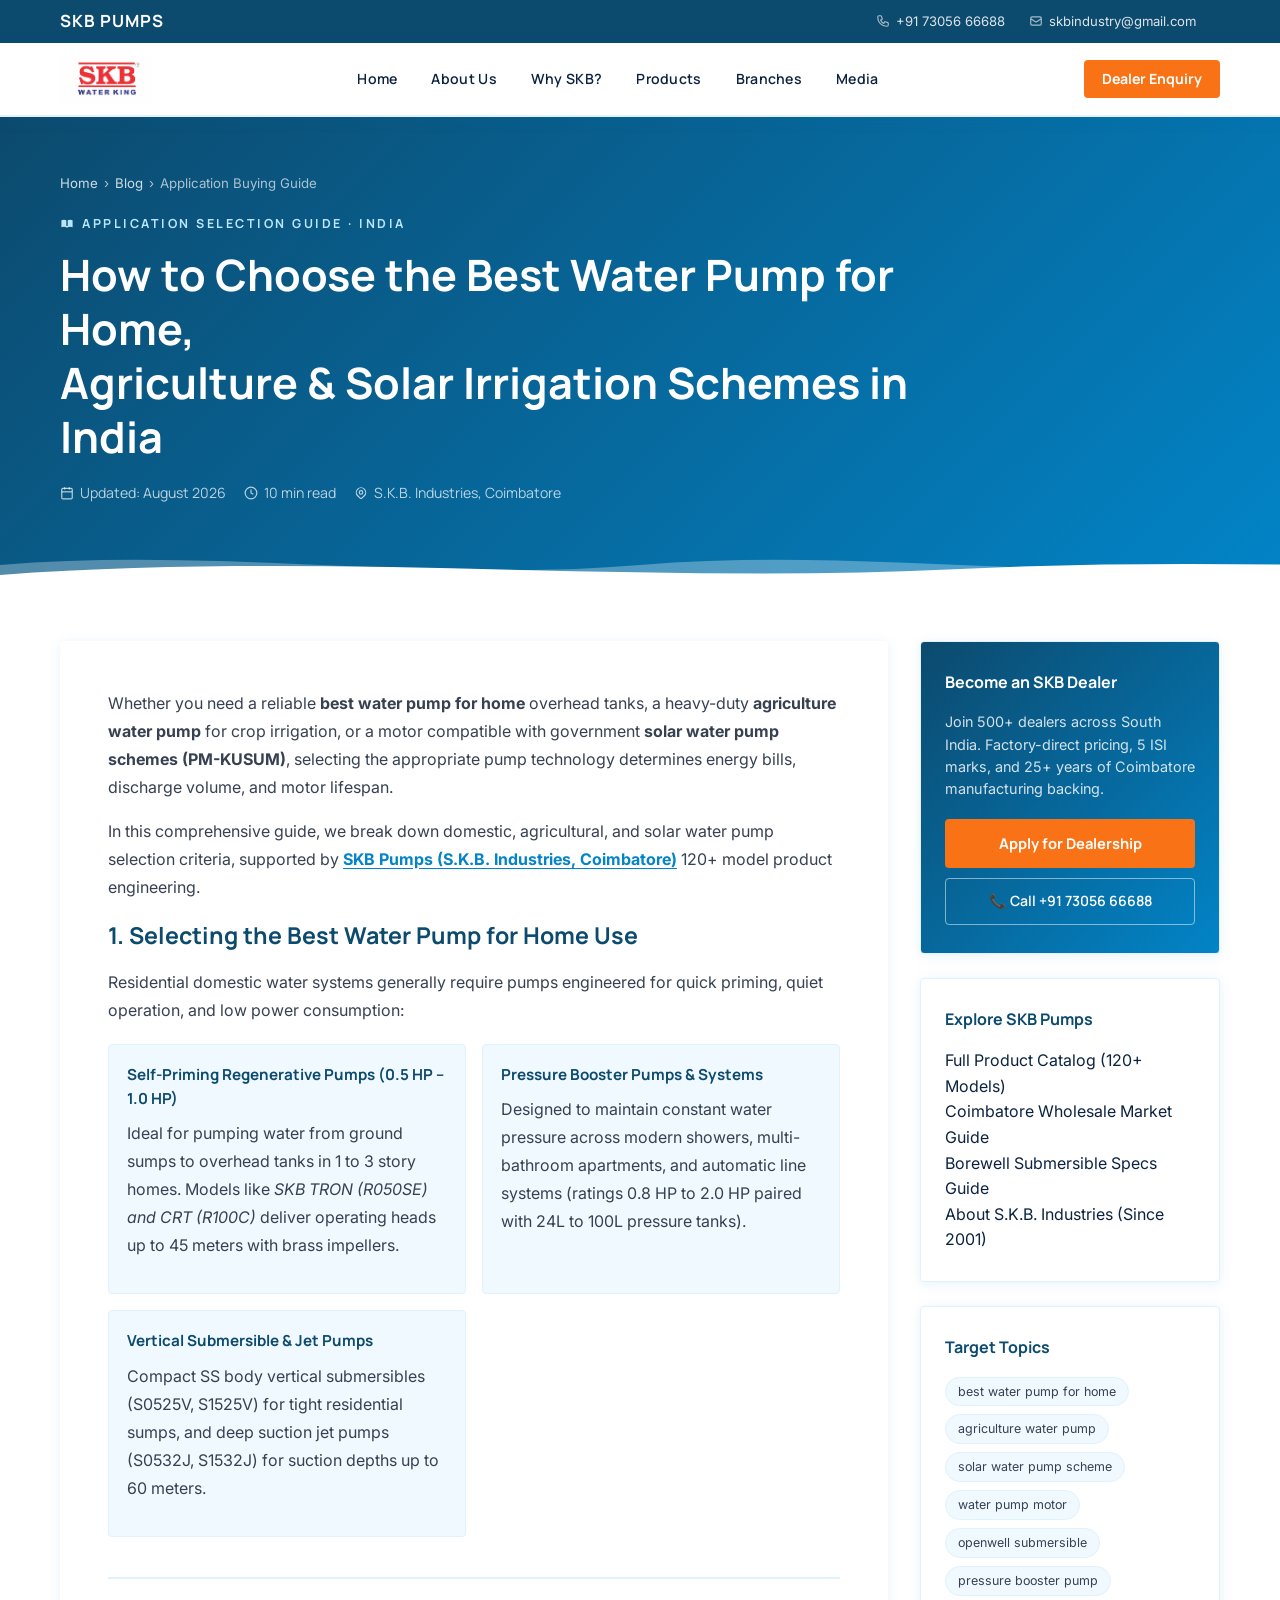
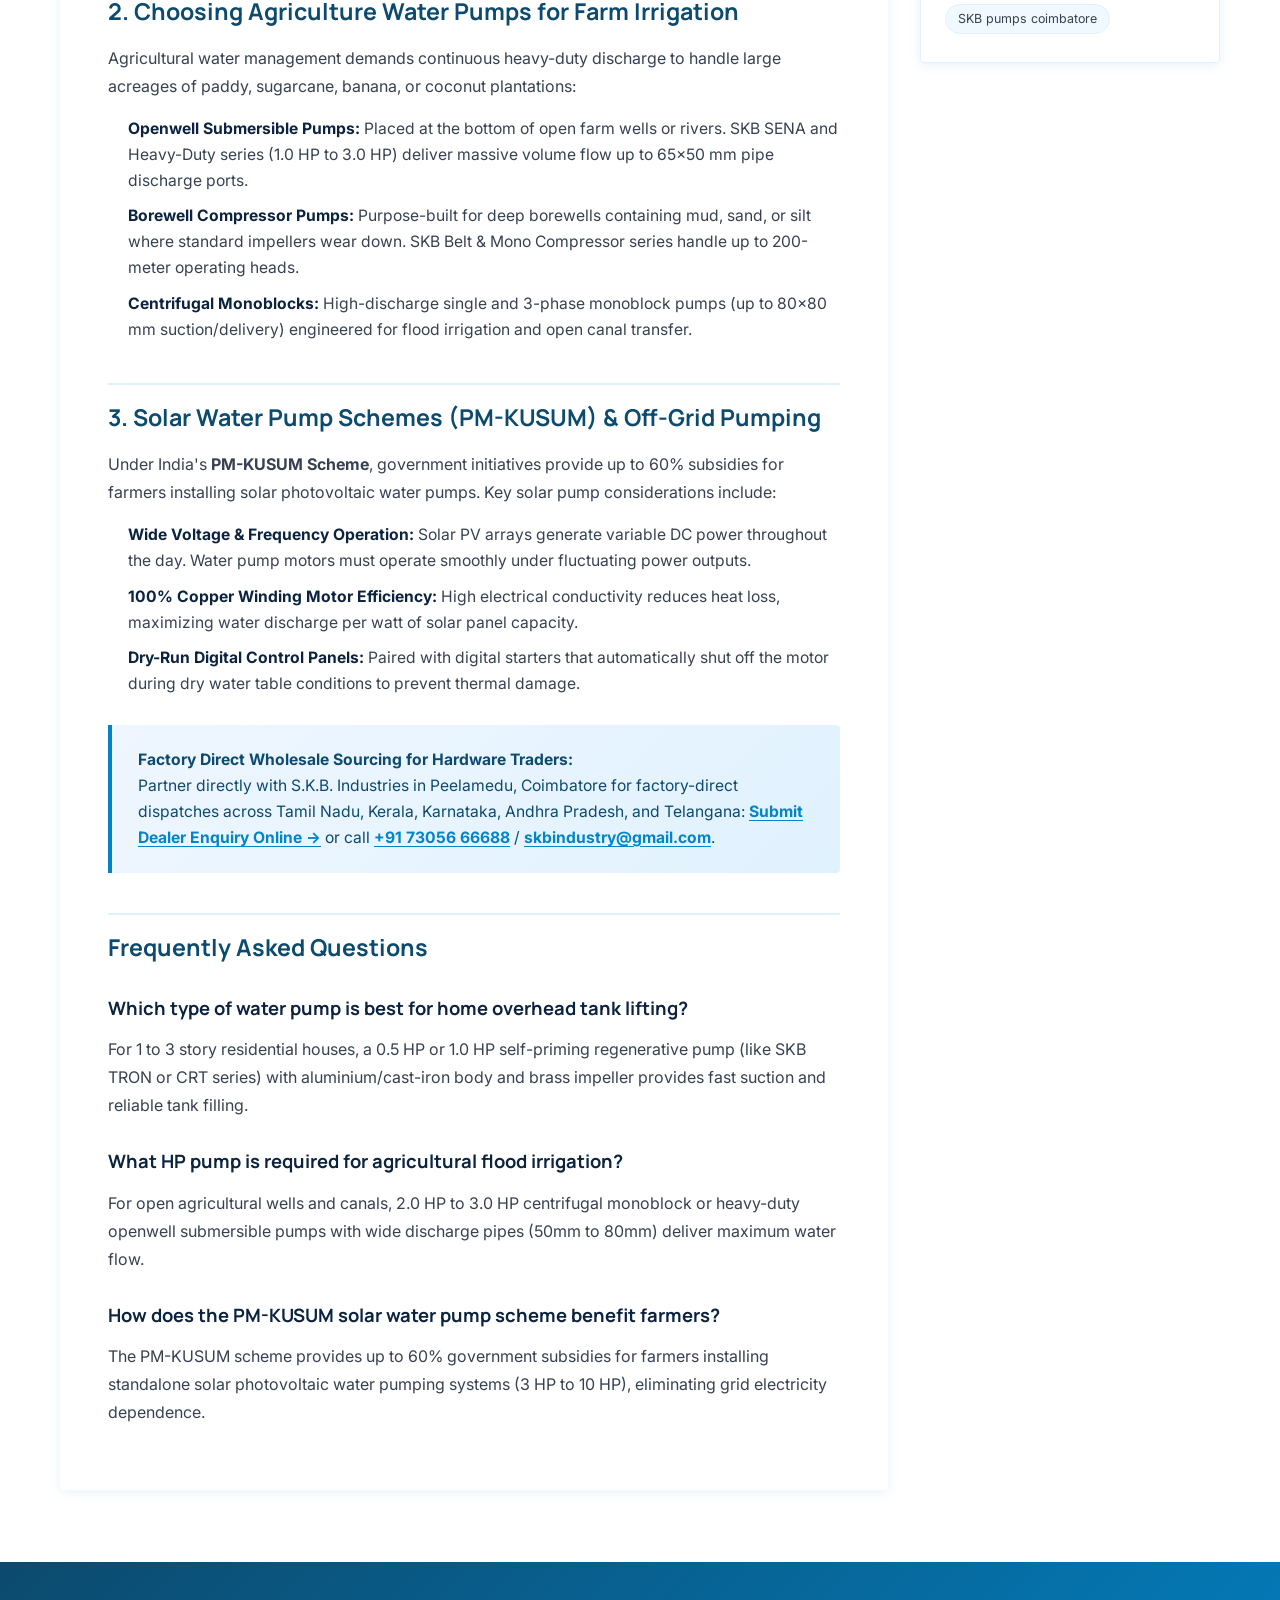
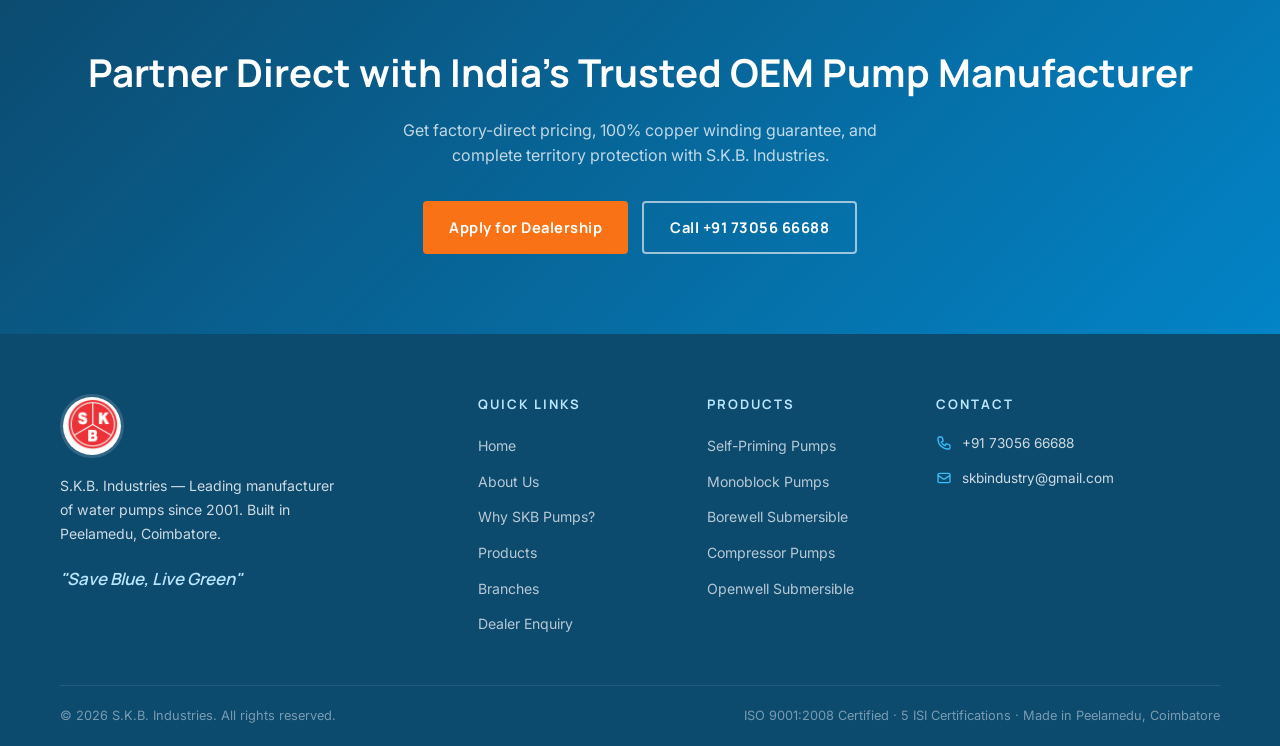
<file: blog/best-water-pump-for-home-and-agriculture-guide.html>
<!DOCTYPE html>
<html lang="en">
<head>
  <meta charset="UTF-8" />
  <meta name="viewport" content="width=device-width, initial-scale=1.0, viewport-fit=cover" />
  <meta name="theme-color" content="#0C4A6E" />
  <meta name="apple-mobile-web-app-capable" content="yes" />
  <meta name="apple-mobile-web-app-status-bar-style" content="black-translucent" />
  <title>Best Water Pump for Home, Agriculture &amp; Solar Schemes Guide | SKB Pumps</title>
  <meta name="description" content="Comprehensive guide to selecting the best water pump for home use, agricultural farm irrigation, government solar water pump schemes (PM-KUSUM), and SKB Pumps 100% copper motor specs." />
  <meta name="keywords" content="best water pump for home, agriculture water pump, solar water pump scheme, water pump motor, domestic water pump, SKB pumps coimbatore" />
  <meta name="robots" content="index, follow" />
  <link rel="canonical" href="https://skbpumps.in/blog/best-water-pump-for-home-and-agriculture-guide" />

  <!-- Open Graph -->
  <meta property="og:title" content="Best Water Pump for Home, Agriculture &amp; Solar Schemes Guide | SKB Pumps" />
  <meta property="og:description" content="Learn how to choose the right water pump for residential overhead tanks, deep farm irrigation, and solar pumping schemes with SKB Pumps." />
  <meta property="og:url" content="https://skbpumps.in/blog/best-water-pump-for-home-and-agriculture-guide" />
  <meta property="og:type" content="article" />
  <meta property="og:image" content="https://skbpumps.in/assets/images/logo-main.jpg" />

  <link rel="preconnect" href="https://fonts.googleapis.com" />
  <link rel="preconnect" href="https://fonts.gstatic.com" crossorigin />
  <link rel="stylesheet" href="../assets/css/style.css?v=7" />

  <!-- Article Schema -->
  <script type="application/ld+json">
  {
    "@context": "https://schema.org",
    "@type": "Article",
    "headline": "How to Choose the Best Water Pump for Home, Agriculture & Solar Irrigation Schemes in India",
    "description": "Comprehensive guide to domestic water lifting pumps, agricultural farm irrigation submersibles, solar water pump schemes, and OEM sourcing from SKB Pumps.",
    "url": "https://skbpumps.in/blog/best-water-pump-for-home-and-agriculture-guide",
    "datePublished": "2026-08-19",
    "dateModified": "2026-08-19",
    "author": {
      "@type": "Organization",
      "name": "S.K.B. Industries",
      "url": "https://skbpumps.in"
    },
    "publisher": {
      "@type": "Organization",
      "name": "S.K.B. Industries (SKB Pumps)",
      "logo": {
        "@type": "ImageObject",
        "url": "https://skbpumps.in/assets/images/logo-main.jpg"
      }
    },
    "mainEntityOfPage": {
      "@type": "WebPage",
      "@id": "https://skbpumps.in/blog/best-water-pump-for-home-and-agriculture-guide"
    }
  }
  </script>

  <!-- FAQ Schema -->
  <script type="application/ld+json">
  {
    "@context": "https://schema.org",
    "@type": "FAQPage",
    "mainEntity": [
      {
        "@type": "Question",
        "name": "Which type of water pump is best for home overhead tank lifting?",
        "acceptedAnswer": {
          "@type": "Answer",
          "text": "For 1 to 3 story residential houses, a 0.5 HP or 1.0 HP self-priming regenerative pump (like SKB TRON or CRT series) with aluminium/cast-iron body and brass impeller provides fast suction and reliable tank filling."
        }
      },
      {
        "@type": "Question",
        "name": "What HP pump is required for agricultural flood irrigation?",
        "acceptedAnswer": {
          "@type": "Answer",
          "text": "For open agricultural wells and canals, 2.0 HP to 3.0 HP centrifugal monoblock or heavy-duty openwell submersible pumps with wide discharge pipes (50mm to 80mm) deliver maximum water flow."
        }
      },
      {
        "@type": "Question",
        "name": "How does the PM-KUSUM solar water pump scheme benefit farmers?",
        "acceptedAnswer": {
          "@type": "Answer",
          "text": "The PM-KUSUM scheme provides up to 60% government subsidies for farmers installing standalone solar photovoltaic water pumping systems (3 HP to 10 HP), eliminating grid electricity dependence."
        }
      }
    ]
  }
  </script>

  <style>
    .blog-hero {
      background: linear-gradient(135deg, var(--primary-dark) 0%, var(--primary) 100%);
      padding: max(56px, env(safe-area-inset-top)) 0 80px;
      color: #fff;
      position: relative;
      overflow: hidden;
    }
    .blog-hero-waves {
      position: absolute;
      bottom: -2px;
      left: 0;
      width: 100%;
      height: 50px;
      z-index: 2;
      pointer-events: none;
      overflow: hidden;
    }
    .blog-hero-waves svg {
      position: absolute;
      bottom: 0;
      left: 0;
      display: block;
      width: 200%;
      height: 50px;
    }
    .blog-hero-waves .phw-back { animation: waveScroll 9s linear infinite; opacity: 0.3; }
    .blog-hero-waves .phw-front { animation: waveScroll 6s linear infinite reverse; }
    .blog-eyebrow {
      font-size: 0.78rem;
      font-weight: 700;
      letter-spacing: 2.5px;
      text-transform: uppercase;
      color: var(--accent);
      margin-bottom: 14px;
      font-family: var(--font-sub);
      display: flex;
      align-items: center;
      gap: 8px;
    }
    .blog-hero h1 {
      font-family: var(--font-head);
      font-size: clamp(1.7rem, 3.5vw, 2.7rem);
      font-weight: 700;
      line-height: 1.25;
      margin-bottom: 18px;
      max-width: 860px;
    }
    .blog-meta {
      display: flex;
      flex-wrap: wrap;
      gap: 18px;
      font-size: 0.88rem;
      color: rgba(255,255,255,0.72);
      font-family: var(--font-sub);
    }
    .blog-meta span { display: flex; align-items: center; gap: 6px; }

    /* Layout */
    .blog-layout {
      display: grid;
      grid-template-columns: minmax(0, 1fr) 300px;
      gap: 32px;
      align-items: start;
    }
    .blog-article {
      min-width: 0;
    }
    @media (max-width: 900px) {
      .blog-layout { grid-template-columns: 1fr; gap: 32px; }
      .blog-article { order: 1; }
      .blog-sidebar { order: 2; position: static; margin-top: 16px; }
    }
    @media (max-width: 640px) {
      .hide-on-mobile { display: none; }
    }

    /* Article Body */
    .blog-article {
      background: var(--bg-white);
      border-radius: var(--radius-lg);
      padding: 48px;
      box-shadow: var(--shadow);
    }
    @media (max-width: 640px) {
      .blog-article { padding: 24px 20px; }
    }
    .blog-article h2 {
      font-family: var(--font-head);
      font-size: 1.45rem;
      font-weight: 700;
      color: var(--primary-dark);
      margin: 40px 0 14px;
      padding-top: 14px;
      border-top: 2px solid var(--border);
    }
    .blog-article h2:first-of-type { margin-top: 0; border-top: none; padding-top: 0; }
    .blog-article h3 {
      font-family: var(--font-head);
      font-size: 1.15rem;
      font-weight: 700;
      color: var(--text-dark);
      margin: 28px 0 12px;
    }
    .blog-article p {
      font-size: 1rem;
      line-height: 1.75;
      color: var(--text-mid);
      margin-bottom: 16px;
    }
    .blog-article ul {
      margin: 12px 0 20px 20px;
      display: flex;
      flex-direction: column;
      gap: 10px;
    }
    .blog-article ul li {
      font-size: 0.98rem;
      line-height: 1.65;
      color: var(--text-mid);
    }
    .blog-article ul li strong { color: var(--text-dark); }
    .blog-article a {
      color: var(--primary);
      text-decoration: underline;
      text-underline-offset: 3px;
    }

    /* Comparison Cards */
    .spec-card-grid {
      display: grid;
      grid-template-columns: repeat(auto-fill, minmax(280px, 1fr));
      gap: 16px;
      margin: 20px 0 28px;
    }
    .spec-card {
      background: var(--bg-light);
      border: 1.5px solid var(--border);
      border-radius: var(--radius);
      padding: 18px;
    }
    .spec-card h4 {
      font-family: var(--font-sub);
      font-weight: 700;
      font-size: 0.95rem;
      color: var(--primary-dark);
      margin-bottom: 8px;
    }

    .blog-callout {
      background: linear-gradient(135deg, #eff6ff, #e0f2fe);
      border-left: 4px solid var(--primary);
      border-radius: 0 var(--radius) var(--radius) 0;
      padding: 22px 26px;
      margin: 28px 0;
    }
    .blog-callout p {
      margin: 0;
      font-size: 0.98rem;
      color: var(--primary-dark);
      line-height: 1.65;
    }

    /* Sidebar */
    .blog-sidebar {
      position: sticky;
      top: 100px;
      display: flex;
      flex-direction: column;
      gap: 24px;
    }
    .sidebar-card {
      background: var(--bg-white);
      border: 1.5px solid var(--border);
      border-radius: var(--radius-lg);
      padding: 28px 24px;
      box-shadow: var(--shadow);
    }
    .sidebar-card h4 {
      font-family: var(--font-head);
      font-size: 1rem;
      font-weight: 700;
      color: var(--primary-dark);
      margin-bottom: 16px;
    }
    .sidebar-cta {
      background: linear-gradient(135deg, var(--primary-dark), var(--primary));
      color: #fff;
    }
    .sidebar-cta h4 { color: #ffffff; }
    .sidebar-cta p {
      font-size: 0.9rem;
      color: rgba(255,255,255,0.82);
      line-height: 1.55;
      margin-bottom: 18px;
    }
    .sidebar-cta .btn-sidebar {
      display: block;
      background: var(--cta);
      color: #ffffff;
      text-align: center;
      padding: 13px 20px;
      border-radius: var(--radius);
      font-family: var(--font-sub);
      font-weight: 700;
      font-size: 0.92rem;
      text-decoration: none;
      transition: all var(--transition);
      margin-bottom: 10px;
    }
    .sidebar-cta .btn-sidebar-outline {
      display: block;
      background: transparent;
      color: #ffffff;
      text-align: center;
      padding: 11px 20px;
      border-radius: var(--radius);
      border: 1.5px solid rgba(255,255,255,0.5);
      font-family: var(--font-sub);
      font-weight: 600;
      font-size: 0.88rem;
      text-decoration: none;
    }
    .keywords-list { display: flex; flex-wrap: wrap; gap: 8px; }
    .keyword-tag {
      background: var(--bg-light);
      border: 1px solid var(--border);
      border-radius: 20px;
      padding: 4px 12px;
      font-size: 0.78rem;
      color: var(--text-mid);
    }
    .breadcrumb {
      display: flex;
      align-items: center;
      gap: 6px;
      font-size: 0.83rem;
      color: rgba(255,255,255,0.65);
      margin-bottom: 20px;
    }
    .breadcrumb a { color: rgba(255,255,255,0.8); text-decoration: none; }
  </style>
</head>
<body>

  <!-- TOP BAR -->
  <div class="top-bar">
    <div class="container">
      <span class="brand-name">SKB PUMPS</span>
      <span class="info-item always">
        <svg width="14" height="14" fill="none" viewBox="0 0 24 24" stroke="currentColor" stroke-width="2"><path d="M3 5a2 2 0 012-2h3.28a1 1 0 01.948.684l1.498 4.493a1 1 0 01-.502 1.21l-2.257 1.13a11.042 11.042 0 005.516 5.516l1.13-2.257a1 1 0 011.21-.502l4.493 1.498a1 1 0 01.684.949V19a2 2 0 01-2 2h-1C9.716 21 3 14.284 3 6V5z"/></svg>
        <a href="tel:+917305666688">+91 73056 66688</a>
      </span>
      <span class="info-item">
        <svg width="14" height="14" fill="none" viewBox="0 0 24 24" stroke="currentColor" stroke-width="2"><path d="M3 8l7.89 5.26a2 2 0 002.22 0L21 8M5 19h14a2 2 0 002-2V7a2 2 0 00-2-2H5a2 2 0 00-2 2v10a2 2 0 002 2z"/></svg>
        <a href="mailto:skbindustry@gmail.com">skbindustry@gmail.com</a>
      </span>
      <span class="info-item always lang-selector-wrap">
        <div id="google_translate_element"></div>
      </span>
    </div>
  </div>

  <!-- HEADER -->
  <header class="site-header">
    <div class="container">
      <div class="nav-wrap">
        <a href="../index.html" class="logo">
          <img src="../assets/images/logo-main.jpg" alt="SKB Water King" class="logo-img" />
        </a>
        <nav class="main-nav">
          <a href="../index.html">Home</a>
          <a href="../about.html">About Us</a>
          <a href="../why-skb.html">Why SKB?</a>
          <a href="../products.html">Products</a>
          <a href="../branches.html">Branches</a>
          <a href="../media.html">Media</a>
        </nav>
        <div class="nav-right">
          <a href="../dealer.html" class="nav-cta">Dealer Enquiry</a>
          <div class="hamburger" id="menuBtn" aria-label="Open menu">
            <span></span><span></span><span></span>
          </div>
        </div>
      </div>
    </div>
  </header>

  <!-- MOBILE NAV -->
  <div class="mobile-nav" id="mobileNav">
    <div class="mobile-nav-header">
      <a href="../index.html" class="logo">
        <img src="../assets/images/logo-main.jpg" alt="SKB Water King" class="logo-img" />
      </a>
      <span class="mobile-nav-close" id="menuClose">✕</span>
    </div>
    <ul>
      <li><a href="../index.html">Home</a></li>
      <li><a href="../about.html">About Us</a></li>
      <li><a href="../why-skb.html">Why SKB Pumps?</a></li>
      <li><a href="../products.html">Products</a></li>
      <li><a href="../branches.html">Branches</a></li>
      <li><a href="../media.html">Media Gallery</a></li>
      <li><a href="../dealer.html">Dealer Enquiry</a></li>
    </ul>
    <a href="../dealer.html" class="btn btn-cta">Become a Dealer</a>
  </div>

  <!-- BLOG HERO -->
  <section class="blog-hero">
    <div class="container">
      <div class="breadcrumb">
        <a href="../index.html">Home</a>
        <span>›</span>
        <a href="water-pump-dealership-guide-coimbatore-sourcing.html">Blog</a>
        <span>›</span>
        <span>Application Buying Guide</span>
      </div>
      <div class="blog-eyebrow">
        <svg width="14" height="14" fill="currentColor" viewBox="0 0 20 20"><path d="M9 4.804A7.968 7.968 0 005.5 4c-1.255 0-2.443.29-3.5.804v10A7.969 7.969 0 015.5 14c1.669 0 3.218.51 4.5 1.385A7.962 7.962 0 0114.5 14c1.255 0 2.443.29 3.5.804v-10A7.968 7.968 0 0014.5 4c-1.255 0-2.443.29-3.5.804V12a1 1 0 11-2 0V4.804z"/></svg>
        Application Selection Guide · India
      </div>
      <h1>How to Choose the Best Water Pump for Home,<br class="hide-on-mobile" />Agriculture &amp; Solar Irrigation Schemes in India</h1>
      <div class="blog-meta">
        <span>
          <svg width="14" height="14" fill="none" viewBox="0 0 24 24" stroke="currentColor" stroke-width="2"><rect x="3" y="4" width="18" height="18" rx="2" ry="2"/><line x1="16" y1="2" x2="16" y2="6"/><line x1="8" y1="2" x2="8" y2="6"/><line x1="3" y1="10" x2="21" y2="10"/></svg>
          Updated: August 2026
        </span>
        <span>
          <svg width="14" height="14" fill="none" viewBox="0 0 24 24" stroke="currentColor" stroke-width="2"><circle cx="12" cy="12" r="10"/><path d="M12 6v6l4 2"/></svg>
          10 min read
        </span>
        <span>
          <svg width="14" height="14" fill="none" viewBox="0 0 24 24" stroke="currentColor" stroke-width="2"><path d="M17.657 16.657L13.414 20.9a1.998 1.998 0 01-2.827 0l-4.244-4.243a8 8 0 1111.314 0z"/><path d="M15 11a3 3 0 11-6 0 3 3 0 016 0z"/></svg>
          S.K.B. Industries, Coimbatore
        </span>
      </div>
    </div>
    <div class="blog-hero-waves" aria-hidden="true">
      <svg class="phw-back" viewBox="0 0 2880 50" preserveAspectRatio="none" xmlns="http://www.w3.org/2000/svg">
        <path fill="#ffffff" d="M0,28 C240,10 480,46 720,28 C960,10 1200,46 1440,28 C1680,10 1920,46 2160,28 C2400,10 2640,46 2880,28 L2880,50 L0,50 Z"/>
      </svg>
      <svg class="phw-front" viewBox="0 0 2880 50" preserveAspectRatio="none" xmlns="http://www.w3.org/2000/svg">
        <path fill="#ffffff" d="M0,38 C360,14 720,48 1080,32 C1440,16 1800,44 2160,30 C2520,16 2750,40 2880,38 L2880,50 L0,50 Z"/>
      </svg>
    </div>
  </section>

  <!-- MAIN SECTION -->
  <section class="section" style="padding-top: 56px;">
    <div class="container">
      <div class="blog-layout">

        <!-- ARTICLE -->
        <article class="blog-article">

          <p>Whether you need a reliable <strong>best water pump for home</strong> overhead tanks, a heavy-duty <strong>agriculture water pump</strong> for crop irrigation, or a motor compatible with government <strong>solar water pump schemes (PM-KUSUM)</strong>, selecting the appropriate pump technology determines energy bills, discharge volume, and motor lifespan.</p>

          <p>In this comprehensive guide, we break down domestic, agricultural, and solar water pump selection criteria, supported by <a href="../products.html"><strong>SKB Pumps (S.K.B. Industries, Coimbatore)</strong></a> 120+ model product engineering.</p>

          <h2>1. Selecting the Best Water Pump for Home Use</h2>

          <p>Residential domestic water systems generally require pumps engineered for quick priming, quiet operation, and low power consumption:</p>

          <div class="spec-card-grid">
            <div class="spec-card">
              <h4>Self-Priming Regenerative Pumps (0.5 HP – 1.0 HP)</h4>
              <p>Ideal for pumping water from ground sumps to overhead tanks in 1 to 3 story homes. Models like <em>SKB TRON (R050SE) and CRT (R100C)</em> deliver operating heads up to 45 meters with brass impellers.</p>
            </div>
            <div class="spec-card">
              <h4>Pressure Booster Pumps &amp; Systems</h4>
              <p>Designed to maintain constant water pressure across modern showers, multi-bathroom apartments, and automatic line systems (ratings 0.8 HP to 2.0 HP paired with 24L to 100L pressure tanks).</p>
            </div>
            <div class="spec-card">
              <h4>Vertical Submersible &amp; Jet Pumps</h4>
              <p>Compact SS body vertical submersibles (S0525V, S1525V) for tight residential sumps, and deep suction jet pumps (S0532J, S1532J) for suction depths up to 60 meters.</p>
            </div>
          </div>

          <h2>2. Choosing Agriculture Water Pumps for Farm Irrigation</h2>

          <p>Agricultural water management demands continuous heavy-duty discharge to handle large acreages of paddy, sugarcane, banana, or coconut plantations:</p>

          <ul>
            <li><strong>Openwell Submersible Pumps:</strong> Placed at the bottom of open farm wells or rivers. SKB SENA and Heavy-Duty series (1.0 HP to 3.0 HP) deliver massive volume flow up to 65x50 mm pipe discharge ports.</li>
            <li><strong>Borewell Compressor Pumps:</strong> Purpose-built for deep borewells containing mud, sand, or silt where standard impellers wear down. SKB Belt &amp; Mono Compressor series handle up to 200-meter operating heads.</li>
            <li><strong>Centrifugal Monoblocks:</strong> High-discharge single and 3-phase monoblock pumps (up to 80x80 mm suction/delivery) engineered for flood irrigation and open canal transfer.</li>
          </ul>

          <h2>3. Solar Water Pump Schemes (PM-KUSUM) &amp; Off-Grid Pumping</h2>

          <p>Under India's <strong>PM-KUSUM Scheme</strong>, government initiatives provide up to 60% subsidies for farmers installing solar photovoltaic water pumps. Key solar pump considerations include:</p>

          <ul>
            <li><strong>Wide Voltage &amp; Frequency Operation:</strong> Solar PV arrays generate variable DC power throughout the day. Water pump motors must operate smoothly under fluctuating power outputs.</li>
            <li><strong>100% Copper Winding Motor Efficiency:</strong> High electrical conductivity reduces heat loss, maximizing water discharge per watt of solar panel capacity.</li>
            <li><strong>Dry-Run Digital Control Panels:</strong> Paired with digital starters that automatically shut off the motor during dry water table conditions to prevent thermal damage.</li>
          </ul>

          <div class="blog-callout">
            <p><strong>Factory Direct Wholesale Sourcing for Hardware Traders:</strong><br/>Partner directly with S.K.B. Industries in Peelamedu, Coimbatore for factory-direct dispatches across Tamil Nadu, Kerala, Karnataka, Andhra Pradesh, and Telangana: <a href="../dealer.html"><strong>Submit Dealer Enquiry Online →</strong></a> or call <a href="tel:+917305666688"><strong>+91 73056 66688</strong></a> / <a href="mailto:skbindustry@gmail.com"><strong>skbindustry@gmail.com</strong></a>.</p>
          </div>

          <h2>Frequently Asked Questions</h2>

          <h3>Which type of water pump is best for home overhead tank lifting?</h3>
          <p>For 1 to 3 story residential houses, a 0.5 HP or 1.0 HP self-priming regenerative pump (like SKB TRON or CRT series) with aluminium/cast-iron body and brass impeller provides fast suction and reliable tank filling.</p>

          <h3>What HP pump is required for agricultural flood irrigation?</h3>
          <p>For open agricultural wells and canals, 2.0 HP to 3.0 HP centrifugal monoblock or heavy-duty openwell submersible pumps with wide discharge pipes (50mm to 80mm) deliver maximum water flow.</p>

          <h3>How does the PM-KUSUM solar water pump scheme benefit farmers?</h3>
          <p>The PM-KUSUM scheme provides up to 60% government subsidies for farmers installing standalone solar photovoltaic water pumping systems (3 HP to 10 HP), eliminating grid electricity dependence.</p>

        </article>

        <!-- SIDEBAR -->
        <aside class="blog-sidebar">

          <!-- CTA Card -->
          <div class="sidebar-card sidebar-cta">
            <h4>Become an SKB Dealer</h4>
            <p>Join 500+ dealers across South India. Factory-direct pricing, 5 ISI marks, and 25+ years of Coimbatore manufacturing backing.</p>
            <a href="../dealer.html" class="btn-sidebar">Apply for Dealership</a>
            <a href="tel:+917305666688" class="btn-sidebar-outline">📞 Call +91 73056 66688</a>
          </div>

          <!-- Quick Links -->
          <div class="sidebar-card">
            <h4>Explore SKB Pumps</h4>
            <ul>
              <li><a href="../products.html">Full Product Catalog (120+ Models)</a></li>
              <li><a href="top-water-pump-manufacturers-coimbatore.html">Coimbatore Wholesale Market Guide</a></li>
              <li><a href="best-borewell-submersible-pump-brands-india.html">Borewell Submersible Specs Guide</a></li>
              <li><a href="../about.html">About S.K.B. Industries (Since 2001)</a></li>
            </ul>
          </div>

          <!-- Keywords / Tags -->
          <div class="sidebar-card">
            <h4>Target Topics</h4>
            <div class="keywords-list">
              <span class="keyword-tag">best water pump for home</span>
              <span class="keyword-tag">agriculture water pump</span>
              <span class="keyword-tag">solar water pump scheme</span>
              <span class="keyword-tag">water pump motor</span>
              <span class="keyword-tag">openwell submersible</span>
              <span class="keyword-tag">pressure booster pump</span>
              <span class="keyword-tag">SKB pumps coimbatore</span>
            </div>
          </div>

        </aside>

      </div>
    </div>
  </section>

  <!-- CTA SECTION -->
  <section class="cta-section">
    <div class="container">
      <h2>Partner Direct with India's Trusted OEM Pump Manufacturer</h2>
      <p>Get factory-direct pricing, 100% copper winding guarantee, and complete territory protection with S.K.B. Industries.</p>
      <div class="cta-actions">
        <a href="../dealer.html" class="btn btn-cta">Apply for Dealership</a>
        <a href="tel:+917305666688" class="btn btn-outline-white">Call +91 73056 66688</a>
      </div>
    </div>
  </section>

  <!-- FOOTER -->
  <footer class="site-footer">
    <div class="container">
      <div class="footer-grid">
        <div class="footer-brand">
          <img src="../assets/images/logo-emblem.jpg" alt="SKB" class="footer-emblem" />
          <p>S.K.B. Industries — Leading manufacturer of water pumps since 2001. Built in Peelamedu, Coimbatore.</p>
          <div class="footer-tagline">"Save Blue, Live Green"</div>
        </div>
        <div class="footer-col">
          <h4>Quick Links</h4>
          <ul>
            <li><a href="../index.html">Home</a></li>
            <li><a href="../about.html">About Us</a></li>
            <li><a href="../why-skb.html">Why SKB Pumps?</a></li>
            <li><a href="../products.html">Products</a></li>
            <li><a href="../branches.html">Branches</a></li>
            <li><a href="../dealer.html">Dealer Enquiry</a></li>
          </ul>
        </div>
        <div class="footer-col">
          <h4>Products</h4>
          <ul>
            <li><a href="../products.html">Self-Priming Pumps</a></li>
            <li><a href="../products.html">Monoblock Pumps</a></li>
            <li><a href="../products.html">Borewell Submersible</a></li>
            <li><a href="../products.html">Compressor Pumps</a></li>
            <li><a href="../products.html">Openwell Submersible</a></li>
          </ul>
        </div>
        <div class="footer-col">
          <h4>Contact</h4>
          <div class="footer-contact">
            <div class="contact-item">
              <svg width="16" height="16" fill="none" viewBox="0 0 24 24" stroke="currentColor" stroke-width="2"><path d="M3 5a2 2 0 012-2h3.28a1 1 0 01.948.684l1.498 4.493a1 1 0 01-.502 1.21l-2.257 1.13a11.042 11.042 0 005.516 5.516l1.13-2.257a1 1 0 011.21-.502l4.493 1.498a1 1 0 01.684.949V19a2 2 0 01-2 2h-1C9.716 21 3 14.284 3 6V5z"/></svg>
              <p><a href="tel:+917305666688">+91 73056 66688</a></p>
            </div>
            <div class="contact-item">
              <svg width="16" height="16" fill="none" viewBox="0 0 24 24" stroke="currentColor" stroke-width="2"><path d="M3 8l7.89 5.26a2 2 0 002.22 0L21 8M5 19h14a2 2 0 002-2V7a2 2 0 00-2-2H5a2 2 0 00-2 2v10a2 2 0 002 2z"/></svg>
              <p><a href="mailto:skbindustry@gmail.com">skbindustry@gmail.com</a></p>
            </div>
          </div>
        </div>
      </div>
      <div class="footer-bottom">
        <span>© 2026 S.K.B. Industries. All rights reserved.</span>
        <span>ISO 9001:2008 Certified · 5 ISI Certifications · Made in Peelamedu, Coimbatore</span>
      </div>
    </div>
  </footer>

  <script src="../assets/js/main.js"></script>
  <script>
    function googleTranslateElementInit() {
      new google.translate.TranslateElement({
        pageLanguage: 'en',
        includedLanguages: 'hi,ta,ml,bn',
        layout: google.translate.TranslateElement.InlineLayout.SIMPLE,
        autoDisplay: false
      }, 'google_translate_element');
    }
  </script>
  <script src="//translate.google.com/translate_a/element.js?cb=googleTranslateElementInit"></script>
</body>
</html>
</file>
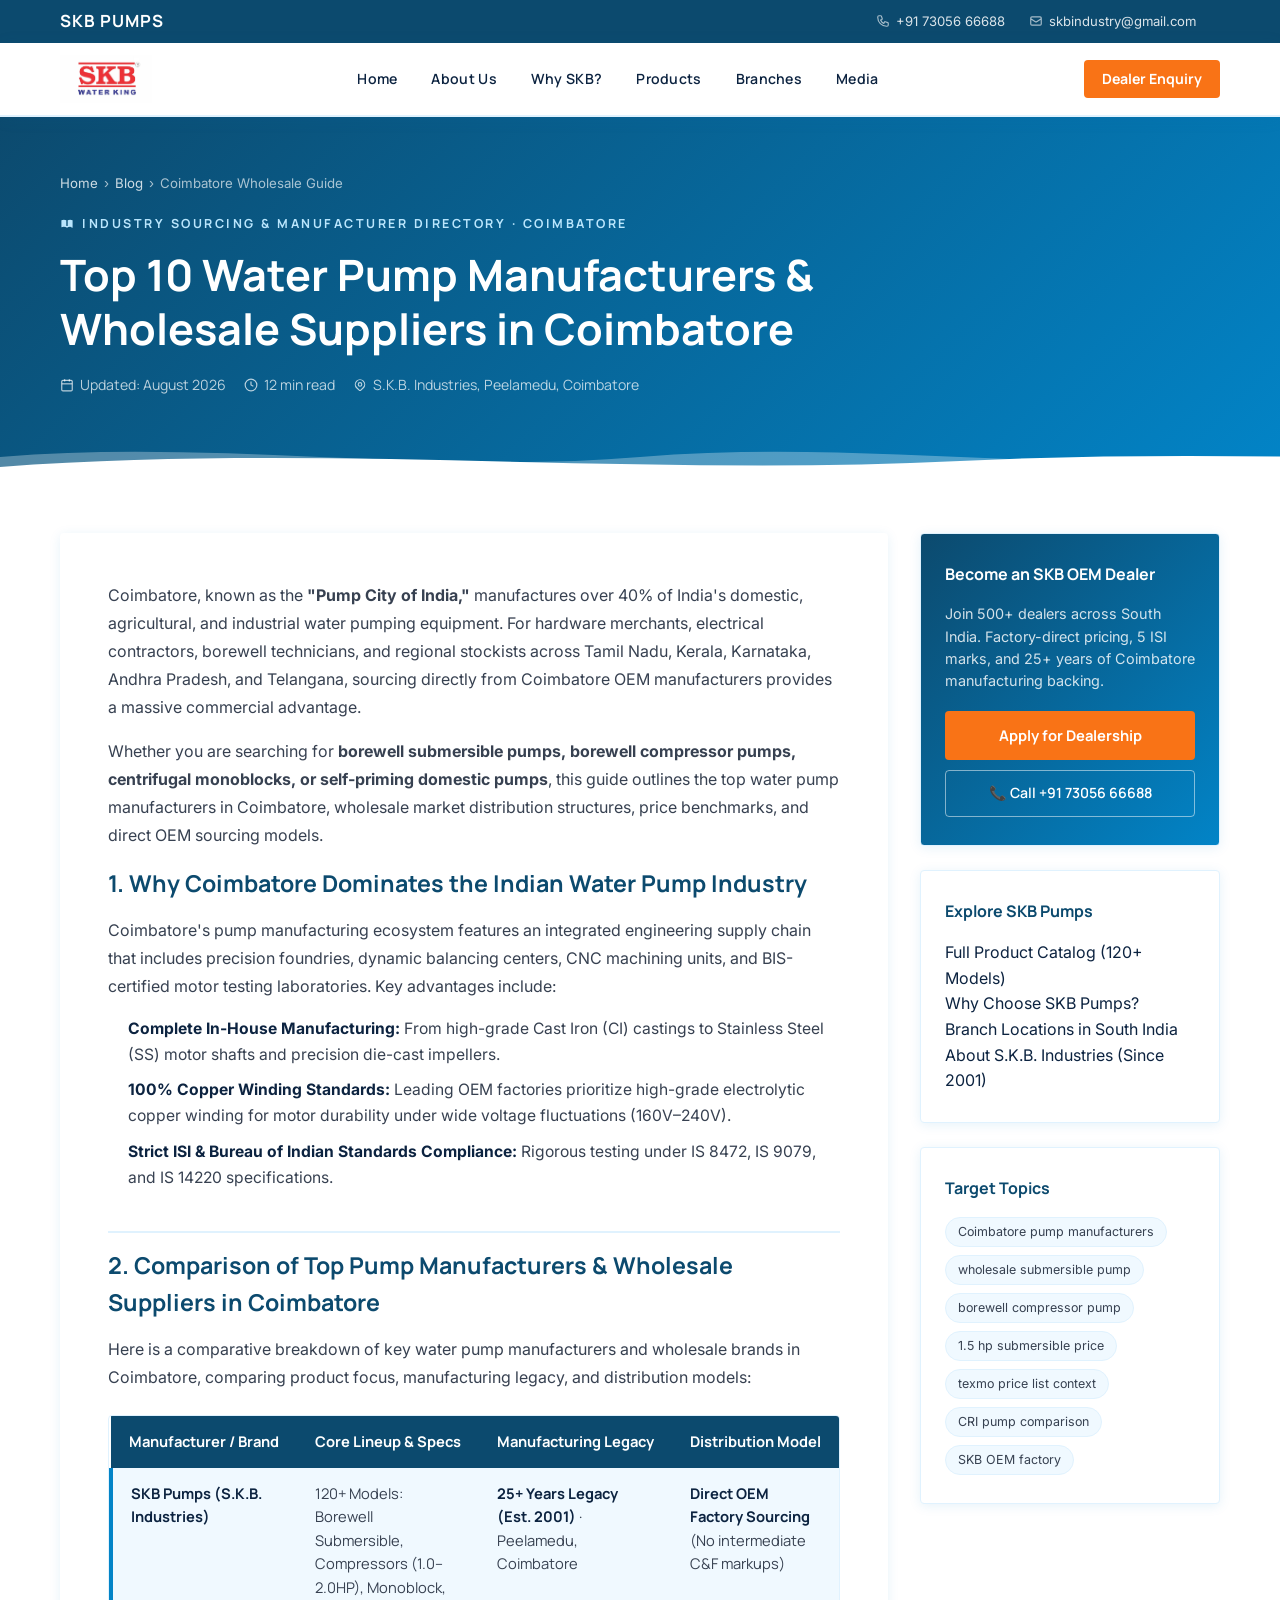
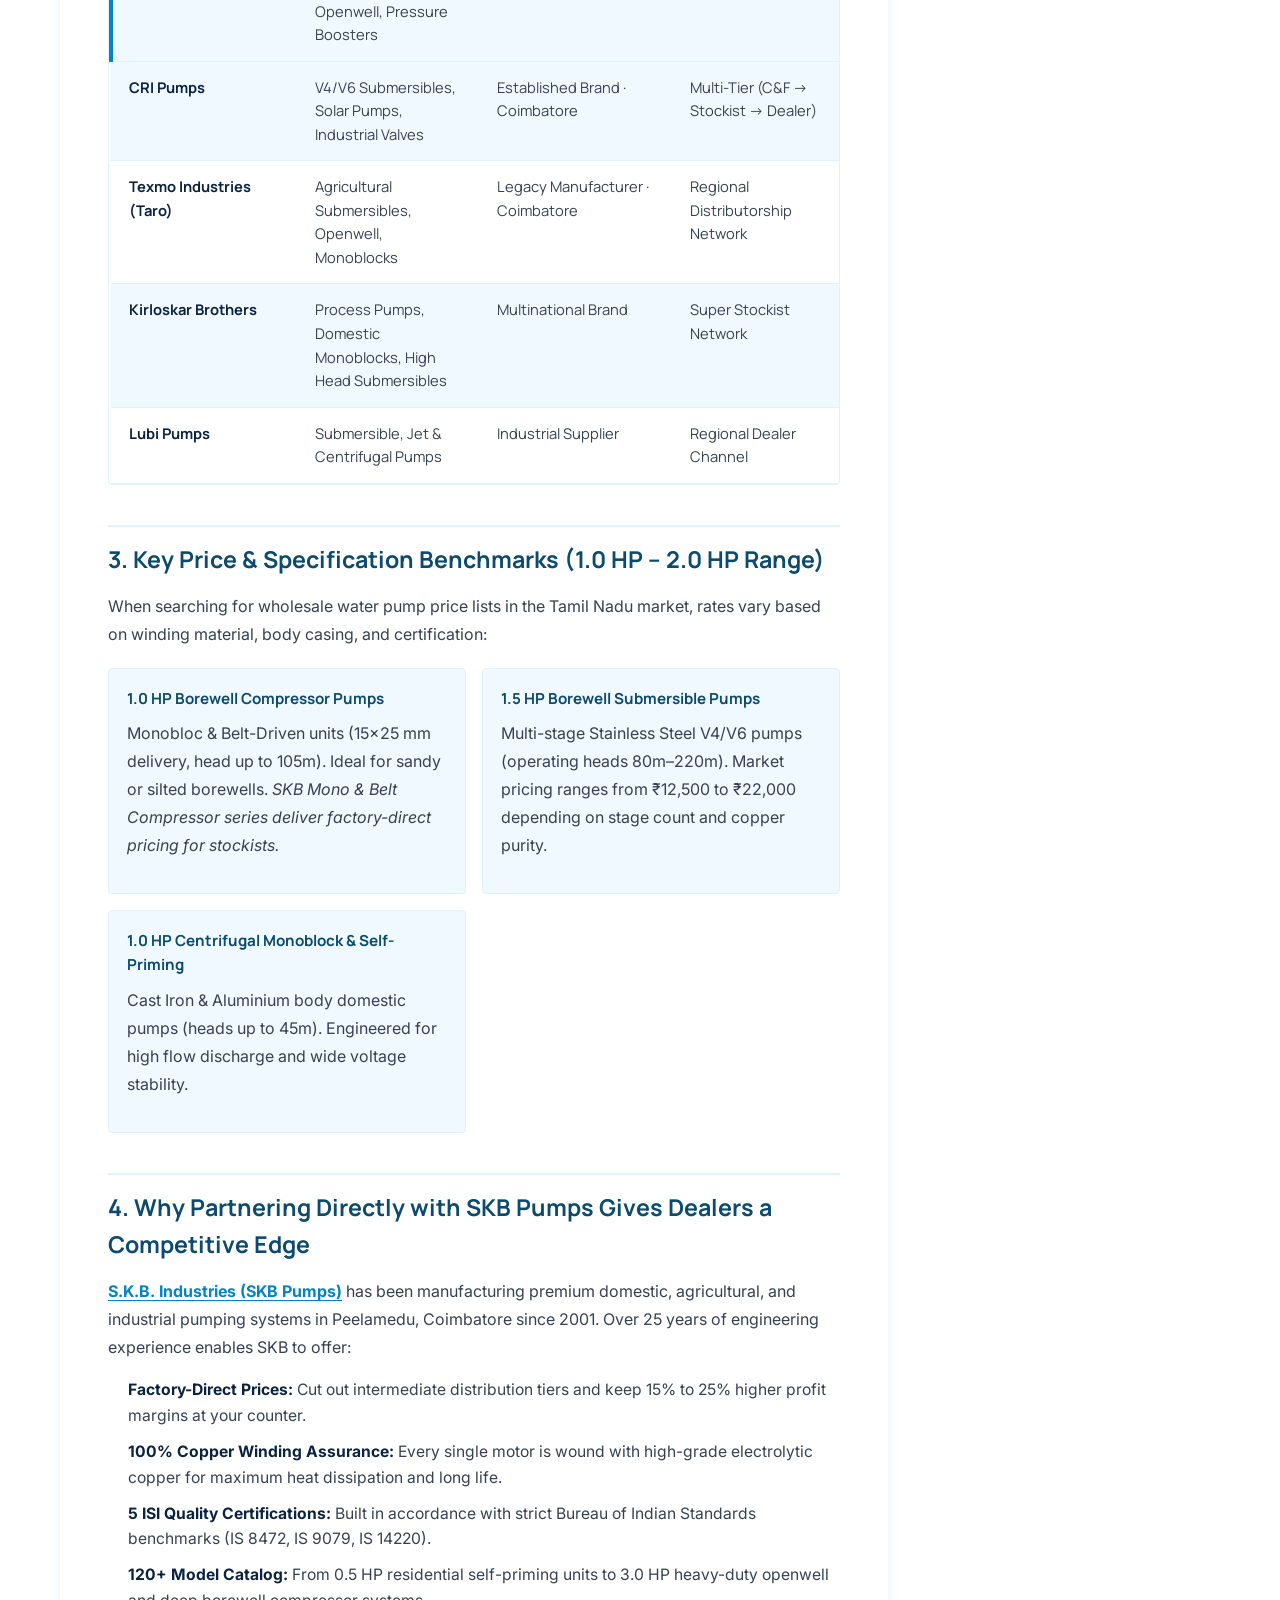
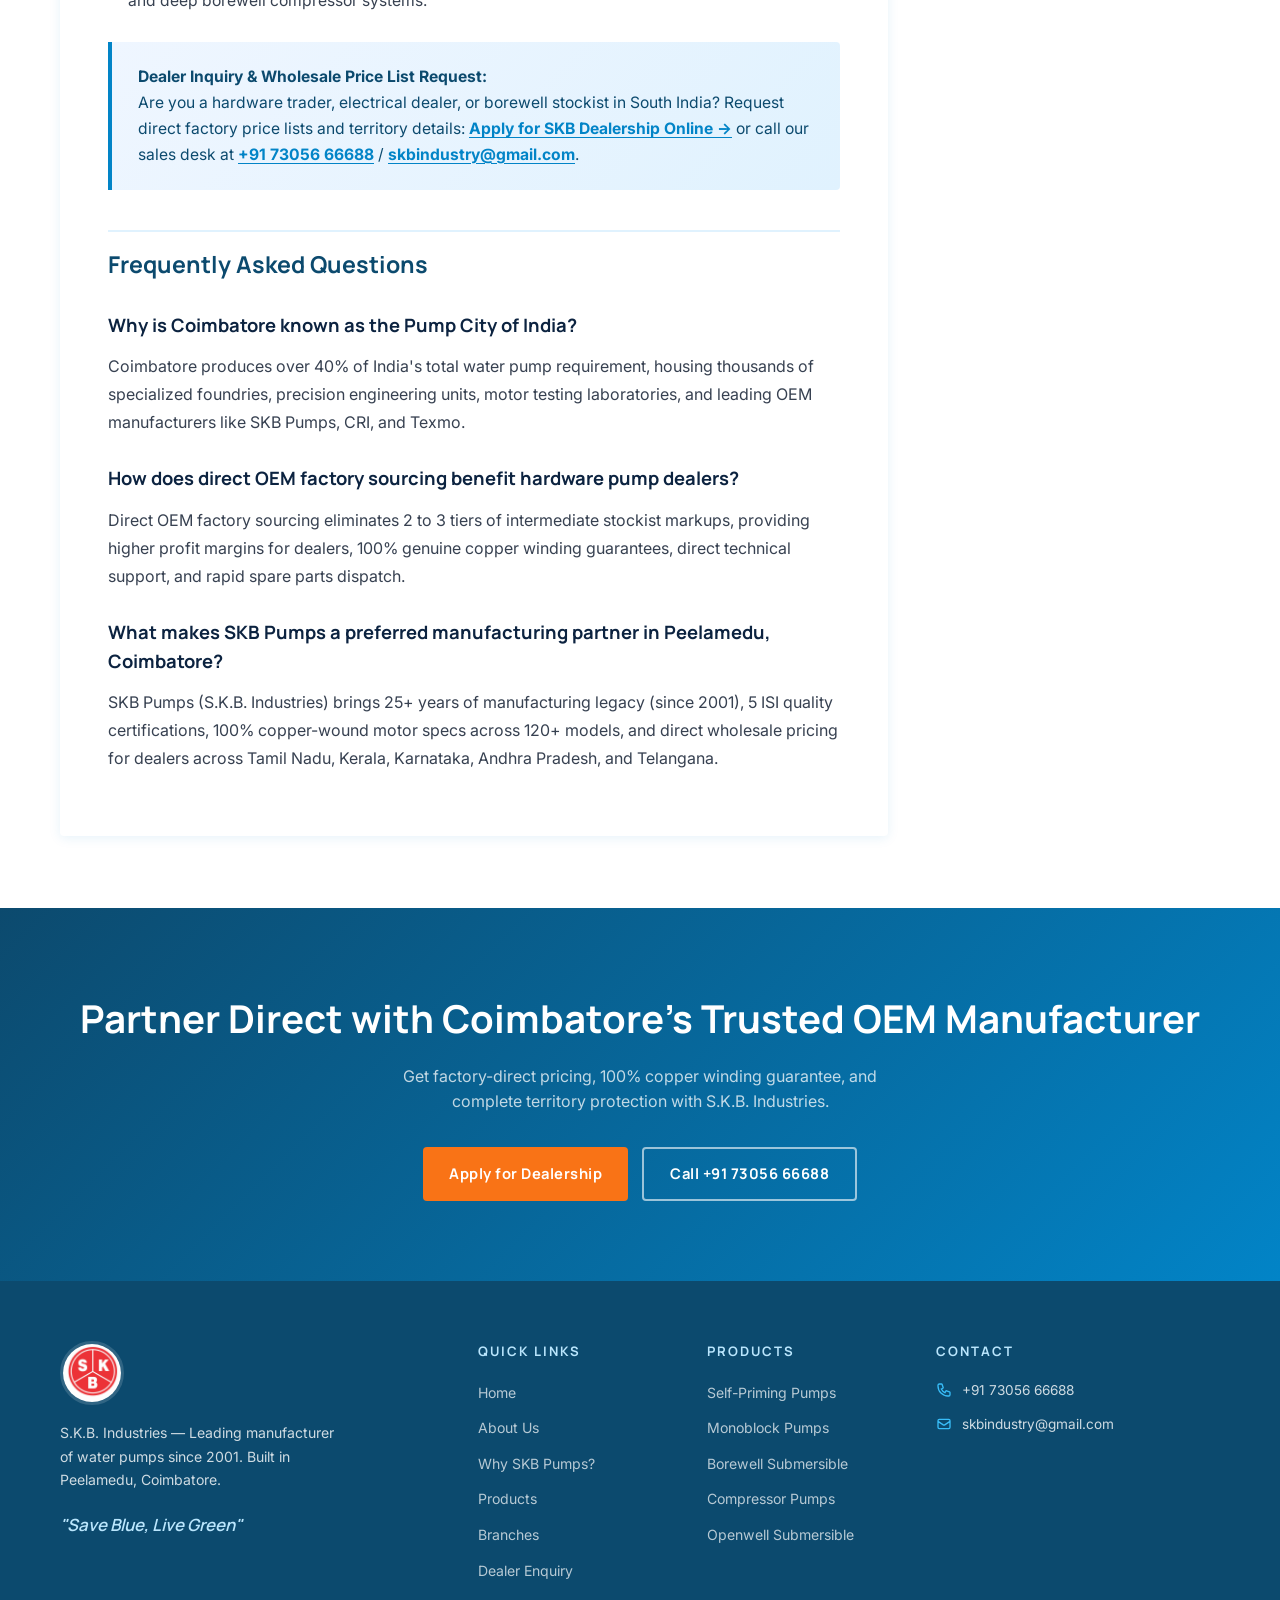
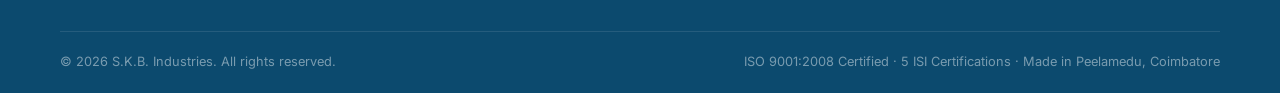
<file: blog/top-water-pump-manufacturers-coimbatore.html>
<!DOCTYPE html>
<html lang="en">
<head>
  <meta charset="UTF-8" />
  <meta name="viewport" content="width=device-width, initial-scale=1.0, viewport-fit=cover" />
  <meta name="theme-color" content="#0C4A6E" />
  <meta name="apple-mobile-web-app-capable" content="yes" />
  <meta name="apple-mobile-web-app-status-bar-style" content="black-translucent" />
  <title>Top Water Pump Manufacturers in Coimbatore &amp; Wholesale Dealer Guide | SKB Pumps</title>
  <meta name="description" content="Comprehensive guide to the top water pump manufacturers in Coimbatore, wholesale submersible pump markets in Tamil Nadu, price benchmarks (Texmo, CRI, Kirloskar), and direct OEM sourcing from SKB Pumps." />
  <meta name="keywords" content="top water pump manufacturers in coimbatore, wholesale submersible pump dealers in tamil nadu, submersible pump manufacturers in coimbatore, borewell pump dealers near me, wholesale water pump market, texmo submersible pump price list, cri submersible pump 1.5 hp price, kirloskar water pump 1 hp, SKB pumps coimbatore" />
  <meta name="robots" content="index, follow" />
  <link rel="canonical" href="https://skbpumps.in/blog/top-water-pump-manufacturers-coimbatore" />

  <!-- Open Graph -->
  <meta property="og:title" content="Top Water Pump Manufacturers in Coimbatore &amp; Wholesale Dealer Guide | SKB Pumps" />
  <meta property="og:description" content="Discover the top water pump manufacturers in Coimbatore, market price benchmarks, and direct OEM factory sourcing advantages with SKB Pumps (25+ Years Legacy)." />
  <meta property="og:url" content="https://skbpumps.in/blog/top-water-pump-manufacturers-coimbatore" />
  <meta property="og:type" content="article" />
  <meta property="og:image" content="https://skbpumps.in/assets/images/logo-main.jpg" />

  <link rel="preconnect" href="https://fonts.googleapis.com" />
  <link rel="preconnect" href="https://fonts.gstatic.com" crossorigin />
  <link rel="stylesheet" href="../assets/css/style.css?v=7" />

  <!-- Article Schema -->
  <script type="application/ld+json">
  {
    "@context": "https://schema.org",
    "@type": "Article",
    "headline": "Top Water Pump Manufacturers & Wholesale Suppliers in Coimbatore",
    "description": "Comprehensive guide to the top water pump manufacturers in Coimbatore, wholesale submersible pump markets in Tamil Nadu, price benchmarks, and direct OEM sourcing from SKB Pumps.",
    "url": "https://skbpumps.in/blog/top-water-pump-manufacturers-coimbatore",
    "datePublished": "2026-08-19",
    "dateModified": "2026-08-19",
    "author": {
      "@type": "Organization",
      "name": "S.K.B. Industries",
      "url": "https://skbpumps.in"
    },
    "publisher": {
      "@type": "Organization",
      "name": "S.K.B. Industries (SKB Pumps)",
      "logo": {
        "@type": "ImageObject",
        "url": "https://skbpumps.in/assets/images/logo-main.jpg"
      }
    },
    "mainEntityOfPage": {
      "@type": "WebPage",
      "@id": "https://skbpumps.in/blog/top-water-pump-manufacturers-coimbatore"
    }
  }
  </script>

  <!-- FAQ Schema -->
  <script type="application/ld+json">
  {
    "@context": "https://schema.org",
    "@type": "FAQPage",
    "mainEntity": [
      {
        "@type": "Question",
        "name": "Why is Coimbatore known as the Pump City of India?",
        "acceptedAnswer": {
          "@type": "Answer",
          "text": "Coimbatore produces over 40% of India's total water pump requirement, housing thousands of specialized foundries, precision engineering units, motor testing laboratories, and leading OEM manufacturers like SKB Pumps, CRI, and Texmo."
        }
      },
      {
        "@type": "Question",
        "name": "How does direct OEM factory sourcing benefit hardware pump dealers?",
        "acceptedAnswer": {
          "@type": "Answer",
          "text": "Direct OEM factory sourcing eliminates 2 to 3 tiers of intermediate stockist markups, providing higher profit margins for dealers, 100% genuine copper winding guarantees, direct technical support, and rapid spare parts dispatch."
        }
      },
      {
        "@type": "Question",
        "name": "What makes SKB Pumps a preferred manufacturing partner in Peelamedu, Coimbatore?",
        "acceptedAnswer": {
          "@type": "Answer",
          "text": "SKB Pumps (S.K.B. Industries) brings 25+ years of manufacturing legacy (since 2001), 5 ISI quality certifications, 100% copper-wound motor specs across 120+ models, and direct wholesale pricing for dealers across Tamil Nadu, Kerala, Karnataka, Andhra Pradesh, and Telangana."
        }
      }
    ]
  }
  </script>

  <style>
    .blog-hero {
      background: linear-gradient(135deg, var(--primary-dark) 0%, var(--primary) 100%);
      padding: max(56px, env(safe-area-inset-top)) 0 80px;
      color: #fff;
      position: relative;
      overflow: hidden;
    }
    .blog-hero-waves {
      position: absolute;
      bottom: -2px;
      left: 0;
      width: 100%;
      height: 50px;
      z-index: 2;
      pointer-events: none;
      overflow: hidden;
    }
    .blog-hero-waves svg {
      position: absolute;
      bottom: 0;
      left: 0;
      display: block;
      width: 200%;
      height: 50px;
    }
    .blog-hero-waves .phw-back { animation: waveScroll 9s linear infinite; opacity: 0.3; }
    .blog-hero-waves .phw-front { animation: waveScroll 6s linear infinite reverse; }
    .blog-eyebrow {
      font-size: 0.78rem;
      font-weight: 700;
      letter-spacing: 2.5px;
      text-transform: uppercase;
      color: var(--accent);
      margin-bottom: 14px;
      font-family: var(--font-sub);
      display: flex;
      align-items: center;
      gap: 8px;
    }
    .blog-hero h1 {
      font-family: var(--font-head);
      font-size: clamp(1.7rem, 3.5vw, 2.7rem);
      font-weight: 700;
      line-height: 1.25;
      margin-bottom: 18px;
      max-width: 860px;
    }
    .blog-meta {
      display: flex;
      flex-wrap: wrap;
      gap: 18px;
      font-size: 0.88rem;
      color: rgba(255,255,255,0.72);
      font-family: var(--font-sub);
    }
    .blog-meta span {
      display: flex;
      align-items: center;
      gap: 6px;
    }

    /* Layout */
    .blog-layout {
      display: grid;
      grid-template-columns: minmax(0, 1fr) 300px;
      gap: 32px;
      align-items: start;
    }
    .blog-article {
      min-width: 0;
    }
    @media (max-width: 900px) {
      .blog-layout { grid-template-columns: 1fr; gap: 32px; }
      .blog-article { order: 1; }
      .blog-sidebar { order: 2; position: static; margin-top: 16px; }
    }
    @media (max-width: 640px) {
      .hide-on-mobile { display: none; }
    }

    /* Article Body */
    .blog-article {
      background: var(--bg-white);
      border-radius: var(--radius-lg);
      padding: 48px;
      box-shadow: var(--shadow);
    }
    @media (max-width: 640px) {
      .blog-article { padding: 24px 20px; }
    }
    .blog-article h2 {
      font-family: var(--font-head);
      font-size: 1.45rem;
      font-weight: 700;
      color: var(--primary-dark);
      margin: 40px 0 14px;
      padding-top: 14px;
      border-top: 2px solid var(--border);
    }
    .blog-article h2:first-of-type { margin-top: 0; border-top: none; padding-top: 0; }
    .blog-article h3 {
      font-family: var(--font-head);
      font-size: 1.15rem;
      font-weight: 700;
      color: var(--text-dark);
      margin: 28px 0 12px;
    }
    .blog-article p {
      font-size: 1rem;
      line-height: 1.75;
      color: var(--text-mid);
      margin-bottom: 16px;
    }
    .blog-article ul {
      margin: 12px 0 20px 20px;
      display: flex;
      flex-direction: column;
      gap: 10px;
    }
    .blog-article ul li {
      font-size: 0.98rem;
      line-height: 1.65;
      color: var(--text-mid);
    }
    .blog-article ul li strong { color: var(--text-dark); }
    .blog-article a {
      color: var(--primary);
      text-decoration: underline;
      text-underline-offset: 3px;
    }

    /* Comparison Table */
    .blog-table-wrap {
      overflow-x: auto;
      margin: 24px 0 28px;
      border-radius: var(--radius-lg);
      border: 1.5px solid var(--border);
      box-shadow: var(--shadow-sm);
    }
    .blog-table {
      width: 100%;
      border-collapse: collapse;
      font-size: 0.92rem;
      font-family: var(--font-sub);
    }
    .blog-table thead th {
      background: var(--primary-dark);
      color: #ffffff;
      padding: 14px 18px;
      text-align: left;
      font-weight: 700;
      white-space: nowrap;
    }
    .blog-table tbody tr:nth-child(even) { background: var(--bg-light); }
    .blog-table tbody tr.highlight-skb { background: #f0f9ff; border-left: 4px solid var(--primary); }
    .blog-table tbody td {
      padding: 14px 18px;
      border-bottom: 1px solid var(--border);
      color: var(--text-mid);
      vertical-align: top;
      line-height: 1.6;
    }
    .blog-table tbody td strong { color: var(--text-dark); }

    /* Callout & Highlights */
    .blog-callout {
      background: linear-gradient(135deg, #eff6ff, #e0f2fe);
      border-left: 4px solid var(--primary);
      border-radius: 0 var(--radius) var(--radius) 0;
      padding: 22px 26px;
      margin: 28px 0;
    }
    .blog-callout p {
      margin: 0;
      font-size: 0.98rem;
      color: var(--primary-dark);
      line-height: 1.65;
    }

    .spec-card-grid {
      display: grid;
      grid-template-columns: repeat(auto-fill, minmax(280px, 1fr));
      gap: 16px;
      margin: 20px 0 28px;
    }
    .spec-card {
      background: var(--bg-light);
      border: 1.5px solid var(--border);
      border-radius: var(--radius);
      padding: 18px;
    }
    .spec-card h4 {
      font-family: var(--font-sub);
      font-weight: 700;
      font-size: 0.95rem;
      color: var(--primary-dark);
      margin-bottom: 8px;
    }

    /* Sidebar */
    .blog-sidebar {
      position: sticky;
      top: 100px;
      display: flex;
      flex-direction: column;
      gap: 24px;
    }
    .sidebar-card {
      background: var(--bg-white);
      border: 1.5px solid var(--border);
      border-radius: var(--radius-lg);
      padding: 28px 24px;
      box-shadow: var(--shadow);
    }
    .sidebar-card h4 {
      font-family: var(--font-head);
      font-size: 1rem;
      font-weight: 700;
      color: var(--primary-dark);
      margin-bottom: 16px;
    }
    .sidebar-cta {
      background: linear-gradient(135deg, var(--primary-dark), var(--primary));
      color: #fff;
    }
    .sidebar-cta h4 { color: #ffffff; }
    .sidebar-cta p {
      font-size: 0.9rem;
      color: rgba(255,255,255,0.82);
      line-height: 1.55;
      margin-bottom: 18px;
    }
    .sidebar-cta .btn-sidebar {
      display: block;
      background: var(--cta);
      color: #ffffff;
      text-align: center;
      padding: 13px 20px;
      border-radius: var(--radius);
      font-family: var(--font-sub);
      font-weight: 700;
      font-size: 0.92rem;
      text-decoration: none;
      transition: all var(--transition);
      margin-bottom: 10px;
    }
    .sidebar-cta .btn-sidebar:hover { background: #ea6910; }
    .sidebar-cta .btn-sidebar-outline {
      display: block;
      background: transparent;
      color: #ffffff;
      text-align: center;
      padding: 11px 20px;
      border-radius: var(--radius);
      border: 1.5px solid rgba(255,255,255,0.5);
      font-family: var(--font-sub);
      font-weight: 600;
      font-size: 0.88rem;
      text-decoration: none;
    }
    .keywords-list { display: flex; flex-wrap: wrap; gap: 8px; }
    .keyword-tag {
      background: var(--bg-light);
      border: 1px solid var(--border);
      border-radius: 20px;
      padding: 4px 12px;
      font-size: 0.78rem;
      color: var(--text-mid);
    }
    .breadcrumb {
      display: flex;
      align-items: center;
      gap: 6px;
      font-size: 0.83rem;
      color: rgba(255,255,255,0.65);
      margin-bottom: 20px;
    }
    .breadcrumb a { color: rgba(255,255,255,0.8); text-decoration: none; }
  </style>
</head>
<body>

  <!-- TOP BAR -->
  <div class="top-bar">
    <div class="container">
      <span class="brand-name">SKB PUMPS</span>
      <span class="info-item always">
        <svg width="14" height="14" fill="none" viewBox="0 0 24 24" stroke="currentColor" stroke-width="2"><path d="M3 5a2 2 0 012-2h3.28a1 1 0 01.948.684l1.498 4.493a1 1 0 01-.502 1.21l-2.257 1.13a11.042 11.042 0 005.516 5.516l1.13-2.257a1 1 0 011.21-.502l4.493 1.498a1 1 0 01.684.949V19a2 2 0 01-2 2h-1C9.716 21 3 14.284 3 6V5z"/></svg>
        <a href="tel:+917305666688">+91 73056 66688</a>
      </span>
      <span class="info-item">
        <svg width="14" height="14" fill="none" viewBox="0 0 24 24" stroke="currentColor" stroke-width="2"><path d="M3 8l7.89 5.26a2 2 0 002.22 0L21 8M5 19h14a2 2 0 002-2V7a2 2 0 00-2-2H5a2 2 0 00-2 2v10a2 2 0 002 2z"/></svg>
        <a href="mailto:skbindustry@gmail.com">skbindustry@gmail.com</a>
      </span>
      <span class="info-item always lang-selector-wrap">
        <div id="google_translate_element"></div>
      </span>
    </div>
  </div>

  <!-- HEADER -->
  <header class="site-header">
    <div class="container">
      <div class="nav-wrap">
        <a href="../index.html" class="logo">
          <img src="../assets/images/logo-main.jpg" alt="SKB Water King" class="logo-img" />
        </a>
        <nav class="main-nav">
          <a href="../index.html">Home</a>
          <a href="../about.html">About Us</a>
          <a href="../why-skb.html">Why SKB?</a>
          <a href="../products.html">Products</a>
          <a href="../branches.html">Branches</a>
          <a href="../media.html">Media</a>
        </nav>
        <div class="nav-right">
          <a href="../dealer.html" class="nav-cta">Dealer Enquiry</a>
          <div class="hamburger" id="menuBtn" aria-label="Open menu">
            <span></span><span></span><span></span>
          </div>
        </div>
      </div>
    </div>
  </header>

  <!-- MOBILE NAV -->
  <div class="mobile-nav" id="mobileNav">
    <div class="mobile-nav-header">
      <a href="../index.html" class="logo">
        <img src="../assets/images/logo-main.jpg" alt="SKB Water King" class="logo-img" />
      </a>
      <span class="mobile-nav-close" id="menuClose">✕</span>
    </div>
    <ul>
      <li><a href="../index.html">Home</a></li>
      <li><a href="../about.html">About Us</a></li>
      <li><a href="../why-skb.html">Why SKB Pumps?</a></li>
      <li><a href="../products.html">Products</a></li>
      <li><a href="../branches.html">Branches</a></li>
      <li><a href="../media.html">Media Gallery</a></li>
      <li><a href="../dealer.html">Dealer Enquiry</a></li>
    </ul>
    <a href="../dealer.html" class="btn btn-cta">Become a Dealer</a>
  </div>

  <!-- BLOG HERO -->
  <section class="blog-hero">
    <div class="container">
      <div class="breadcrumb">
        <a href="../index.html">Home</a>
        <span>›</span>
        <a href="water-pump-dealership-guide-coimbatore-sourcing.html">Blog</a>
        <span>›</span>
        <span>Coimbatore Wholesale Guide</span>
      </div>
      <div class="blog-eyebrow">
        <svg width="14" height="14" fill="currentColor" viewBox="0 0 20 20"><path d="M9 4.804A7.968 7.968 0 005.5 4c-1.255 0-2.443.29-3.5.804v10A7.969 7.969 0 015.5 14c1.669 0 3.218.51 4.5 1.385A7.962 7.962 0 0114.5 14c1.669 0 3.218.51 4.5 1.385A7.962 7.962 0 0114.5 14c1.255 0 2.443.29 3.5.804v-10A7.968 7.968 0 0014.5 4c-1.255 0-2.443.29-3.5.804V12a1 1 0 11-2 0V4.804z"/></svg>
        Industry Sourcing &amp; Manufacturer Directory · Coimbatore
      </div>
      <h1>Top 10 Water Pump Manufacturers &amp; Wholesale Suppliers in Coimbatore</h1>
      <div class="blog-meta">
        <span>
          <svg width="14" height="14" fill="none" viewBox="0 0 24 24" stroke="currentColor" stroke-width="2"><rect x="3" y="4" width="18" height="18" rx="2" ry="2"/><line x1="16" y1="2" x2="16" y2="6"/><line x1="8" y1="2" x2="8" y2="6"/><line x1="3" y1="10" x2="21" y2="10"/></svg>
          Updated: August 2026
        </span>
        <span>
          <svg width="14" height="14" fill="none" viewBox="0 0 24 24" stroke="currentColor" stroke-width="2"><circle cx="12" cy="12" r="10"/><path d="M12 6v6l4 2"/></svg>
          12 min read
        </span>
        <span>
          <svg width="14" height="14" fill="none" viewBox="0 0 24 24" stroke="currentColor" stroke-width="2"><path d="M17.657 16.657L13.414 20.9a1.998 1.998 0 01-2.827 0l-4.244-4.243a8 8 0 1111.314 0z"/><path d="M15 11a3 3 0 11-6 0 3 3 0 016 0z"/></svg>
          S.K.B. Industries, Peelamedu, Coimbatore
        </span>
      </div>
    </div>
    <div class="blog-hero-waves" aria-hidden="true">
      <svg class="phw-back" viewBox="0 0 2880 50" preserveAspectRatio="none" xmlns="http://www.w3.org/2000/svg">
        <path fill="#ffffff" d="M0,28 C240,10 480,46 720,28 C960,10 1200,46 1440,28 C1680,10 1920,46 2160,28 C2400,10 2640,46 2880,28 L2880,50 L0,50 Z"/>
      </svg>
      <svg class="phw-front" viewBox="0 0 2880 50" preserveAspectRatio="none" xmlns="http://www.w3.org/2000/svg">
        <path fill="#ffffff" d="M0,38 C360,14 720,48 1080,32 C1440,16 1800,44 2160,30 C2520,16 2750,40 2880,38 L2880,50 L0,50 Z"/>
      </svg>
    </div>
  </section>

  <!-- MAIN SECTION -->
  <section class="section" style="padding-top: 56px;">
    <div class="container">
      <div class="blog-layout">

        <!-- ARTICLE CONTENT -->
        <article class="blog-article">

          <p>Coimbatore, known as the <strong>"Pump City of India,"</strong> manufactures over 40% of India's domestic, agricultural, and industrial water pumping equipment. For hardware merchants, electrical contractors, borewell technicians, and regional stockists across Tamil Nadu, Kerala, Karnataka, Andhra Pradesh, and Telangana, sourcing directly from Coimbatore OEM manufacturers provides a massive commercial advantage.</p>

          <p>Whether you are searching for <strong>borewell submersible pumps, borewell compressor pumps, centrifugal monoblocks, or self-priming domestic pumps</strong>, this guide outlines the top water pump manufacturers in Coimbatore, wholesale market distribution structures, price benchmarks, and direct OEM sourcing models.</p>

          <h2>1. Why Coimbatore Dominates the Indian Water Pump Industry</h2>

          <p>Coimbatore's pump manufacturing ecosystem features an integrated engineering supply chain that includes precision foundries, dynamic balancing centers, CNC machining units, and BIS-certified motor testing laboratories. Key advantages include:</p>

          <ul>
            <li><strong>Complete In-House Manufacturing:</strong> From high-grade Cast Iron (CI) castings to Stainless Steel (SS) motor shafts and precision die-cast impellers.</li>
            <li><strong>100% Copper Winding Standards:</strong> Leading OEM factories prioritize high-grade electrolytic copper winding for motor durability under wide voltage fluctuations (160V–240V).</li>
            <li><strong>Strict ISI &amp; Bureau of Indian Standards Compliance:</strong> Rigorous testing under IS 8472, IS 9079, and IS 14220 specifications.</li>
          </ul>

          <h2>2. Comparison of Top Pump Manufacturers &amp; Wholesale Suppliers in Coimbatore</h2>

          <p>Here is a comparative breakdown of key water pump manufacturers and wholesale brands in Coimbatore, comparing product focus, manufacturing legacy, and distribution models:</p>

          <div class="blog-table-wrap">
            <table class="blog-table">
              <thead>
                <tr>
                  <th>Manufacturer / Brand</th>
                  <th>Core Lineup &amp; Specs</th>
                  <th>Manufacturing Legacy</th>
                  <th>Distribution Model</th>
                  <th>Dealer Margins &amp; Benefits</th>
                </tr>
              </thead>
              <tbody>
                <tr class="highlight-skb">
                  <td><strong>SKB Pumps (S.K.B. Industries)</strong></td>
                  <td>120+ Models: Borewell Submersible, Compressors (1.0–2.0HP), Monoblock, Openwell, Pressure Boosters</td>
                  <td><strong>25+ Years Legacy (Est. 2001)</strong> · Peelamedu, Coimbatore</td>
                  <td><strong>Direct OEM Factory Sourcing</strong> (No intermediate C&amp;F markups)</td>
                  <td><strong>Highest Dealer Margin Slabs</strong>, 100% Copper Winding Guarantee, 5 ISI Marks, 24-48 hr Spare Parts Dispatch</td>
                </tr>
                <tr>
                  <td><strong>CRI Pumps</strong></td>
                  <td>V4/V6 Submersibles, Solar Pumps, Industrial Valves</td>
                  <td>Established Brand · Coimbatore</td>
                  <td>Multi-Tier (C&amp;F -&gt; Stockist -&gt; Dealer)</td>
                  <td>Corporate brand pull, fixed distribution margins</td>
                </tr>
                <tr>
                  <td><strong>Texmo Industries (Taro)</strong></td>
                  <td>Agricultural Submersibles, Openwell, Monoblocks</td>
                  <td>Legacy Manufacturer · Coimbatore</td>
                  <td>Regional Distributorship Network</td>
                  <td>High market demand, strict territory allocations</td>
                </tr>
                <tr>
                  <td><strong>Kirloskar Brothers</strong></td>
                  <td>Process Pumps, Domestic Monoblocks, High Head Submersibles</td>
                  <td>Multinational Brand</td>
                  <td>Super Stockist Network</td>
                  <td>Established domestic market presence</td>
                </tr>
                <tr>
                  <td><strong>Lubi Pumps</strong></td>
                  <td>Submersible, Jet &amp; Centrifugal Pumps</td>
                  <td>Industrial Supplier</td>
                  <td>Regional Dealer Channel</td>
                  <td>Standard market distribution terms</td>
                </tr>
              </tbody>
            </table>
          </div>

          <h2>3. Key Price &amp; Specification Benchmarks (1.0 HP – 2.0 HP Range)</h2>

          <p>When searching for wholesale water pump price lists in the Tamil Nadu market, rates vary based on winding material, body casing, and certification:</p>

          <div class="spec-card-grid">
            <div class="spec-card">
              <h4>1.0 HP Borewell Compressor Pumps</h4>
              <p>Monobloc &amp; Belt-Driven units (15x25 mm delivery, head up to 105m). Ideal for sandy or silted borewells. <em>SKB Mono &amp; Belt Compressor series deliver factory-direct pricing for stockists.</em></p>
            </div>
            <div class="spec-card">
              <h4>1.5 HP Borewell Submersible Pumps</h4>
              <p>Multi-stage Stainless Steel V4/V6 pumps (operating heads 80m–220m). Market pricing ranges from ₹12,500 to ₹22,000 depending on stage count and copper purity.</p>
            </div>
            <div class="spec-card">
              <h4>1.0 HP Centrifugal Monoblock &amp; Self-Priming</h4>
              <p>Cast Iron &amp; Aluminium body domestic pumps (heads up to 45m). Engineered for high flow discharge and wide voltage stability.</p>
            </div>
          </div>

          <h2>4. Why Partnering Directly with SKB Pumps Gives Dealers a Competitive Edge</h2>

          <p><a href="../about.html"><strong>S.K.B. Industries (SKB Pumps)</strong></a> has been manufacturing premium domestic, agricultural, and industrial pumping systems in Peelamedu, Coimbatore since 2001. Over 25 years of engineering experience enables SKB to offer:</p>

          <ul>
            <li><strong>Factory-Direct Prices:</strong> Cut out intermediate distribution tiers and keep 15% to 25% higher profit margins at your counter.</li>
            <li><strong>100% Copper Winding Assurance:</strong> Every single motor is wound with high-grade electrolytic copper for maximum heat dissipation and long life.</li>
            <li><strong>5 ISI Quality Certifications:</strong> Built in accordance with strict Bureau of Indian Standards benchmarks (IS 8472, IS 9079, IS 14220).</li>
            <li><strong>120+ Model Catalog:</strong> From 0.5 HP residential self-priming units to 3.0 HP heavy-duty openwell and deep borewell compressor systems.</li>
          </ul>

          <div class="blog-callout">
            <p><strong>Dealer Inquiry &amp; Wholesale Price List Request:</strong><br/>Are you a hardware trader, electrical dealer, or borewell stockist in South India? Request direct factory price lists and territory details: <a href="../dealer.html"><strong>Apply for SKB Dealership Online →</strong></a> or call our sales desk at <a href="tel:+917305666688"><strong>+91 73056 66688</strong></a> / <a href="mailto:skbindustry@gmail.com"><strong>skbindustry@gmail.com</strong></a>.</p>
          </div>

          <h2>Frequently Asked Questions</h2>

          <h3>Why is Coimbatore known as the Pump City of India?</h3>
          <p>Coimbatore produces over 40% of India's total water pump requirement, housing thousands of specialized foundries, precision engineering units, motor testing laboratories, and leading OEM manufacturers like SKB Pumps, CRI, and Texmo.</p>

          <h3>How does direct OEM factory sourcing benefit hardware pump dealers?</h3>
          <p>Direct OEM factory sourcing eliminates 2 to 3 tiers of intermediate stockist markups, providing higher profit margins for dealers, 100% genuine copper winding guarantees, direct technical support, and rapid spare parts dispatch.</p>

          <h3>What makes SKB Pumps a preferred manufacturing partner in Peelamedu, Coimbatore?</h3>
          <p>SKB Pumps (S.K.B. Industries) brings 25+ years of manufacturing legacy (since 2001), 5 ISI quality certifications, 100% copper-wound motor specs across 120+ models, and direct wholesale pricing for dealers across Tamil Nadu, Kerala, Karnataka, Andhra Pradesh, and Telangana.</p>

        </article>

        <!-- SIDEBAR -->
        <aside class="blog-sidebar">

          <!-- CTA Card -->
          <div class="sidebar-card sidebar-cta">
            <h4>Become an SKB OEM Dealer</h4>
            <p>Join 500+ dealers across South India. Factory-direct pricing, 5 ISI marks, and 25+ years of Coimbatore manufacturing backing.</p>
            <a href="../dealer.html" class="btn-sidebar">Apply for Dealership</a>
            <a href="tel:+917305666688" class="btn-sidebar-outline">📞 Call +91 73056 66688</a>
          </div>

          <!-- Quick Links -->
          <div class="sidebar-card">
            <h4>Explore SKB Pumps</h4>
            <ul>
              <li><a href="../products.html">Full Product Catalog (120+ Models)</a></li>
              <li><a href="../why-skb.html">Why Choose SKB Pumps?</a></li>
              <li><a href="../branches.html">Branch Locations in South India</a></li>
              <li><a href="../about.html">About S.K.B. Industries (Since 2001)</a></li>
            </ul>
          </div>

          <!-- Keywords / Tags -->
          <div class="sidebar-card">
            <h4>Target Topics</h4>
            <div class="keywords-list">
              <span class="keyword-tag">Coimbatore pump manufacturers</span>
              <span class="keyword-tag">wholesale submersible pump</span>
              <span class="keyword-tag">borewell compressor pump</span>
              <span class="keyword-tag">1.5 hp submersible price</span>
              <span class="keyword-tag">texmo price list context</span>
              <span class="keyword-tag">CRI pump comparison</span>
              <span class="keyword-tag">SKB OEM factory</span>
            </div>
          </div>

        </aside>

      </div>
    </div>
  </section>

  <!-- CTA SECTION -->
  <section class="cta-section">
    <div class="container">
      <h2>Partner Direct with Coimbatore's Trusted OEM Manufacturer</h2>
      <p>Get factory-direct pricing, 100% copper winding guarantee, and complete territory protection with S.K.B. Industries.</p>
      <div class="cta-actions">
        <a href="../dealer.html" class="btn btn-cta">Apply for Dealership</a>
        <a href="tel:+917305666688" class="btn btn-outline-white">Call +91 73056 66688</a>
      </div>
    </div>
  </section>

  <!-- FOOTER -->
  <footer class="site-footer">
    <div class="container">
      <div class="footer-grid">
        <div class="footer-brand">
          <img src="../assets/images/logo-emblem.jpg" alt="SKB" class="footer-emblem" />
          <p>S.K.B. Industries — Leading manufacturer of water pumps since 2001. Built in Peelamedu, Coimbatore.</p>
          <div class="footer-tagline">"Save Blue, Live Green"</div>
        </div>
        <div class="footer-col">
          <h4>Quick Links</h4>
          <ul>
            <li><a href="../index.html">Home</a></li>
            <li><a href="../about.html">About Us</a></li>
            <li><a href="../why-skb.html">Why SKB Pumps?</a></li>
            <li><a href="../products.html">Products</a></li>
            <li><a href="../branches.html">Branches</a></li>
            <li><a href="../dealer.html">Dealer Enquiry</a></li>
          </ul>
        </div>
        <div class="footer-col">
          <h4>Products</h4>
          <ul>
            <li><a href="../products.html">Self-Priming Pumps</a></li>
            <li><a href="../products.html">Monoblock Pumps</a></li>
            <li><a href="../products.html">Borewell Submersible</a></li>
            <li><a href="../products.html">Compressor Pumps</a></li>
            <li><a href="../products.html">Openwell Submersible</a></li>
          </ul>
        </div>
        <div class="footer-col">
          <h4>Contact</h4>
          <div class="footer-contact">
            <div class="contact-item">
              <svg width="16" height="16" fill="none" viewBox="0 0 24 24" stroke="currentColor" stroke-width="2"><path d="M3 5a2 2 0 012-2h3.28a1 1 0 01.948.684l1.498 4.493a1 1 0 01-.502 1.21l-2.257 1.13a11.042 11.042 0 005.516 5.516l1.13-2.257a1 1 0 011.21-.502l4.493 1.498a1 1 0 01.684.949V19a2 2 0 01-2 2h-1C9.716 21 3 14.284 3 6V5z"/></svg>
              <p><a href="tel:+917305666688">+91 73056 66688</a></p>
            </div>
            <div class="contact-item">
              <svg width="16" height="16" fill="none" viewBox="0 0 24 24" stroke="currentColor" stroke-width="2"><path d="M3 8l7.89 5.26a2 2 0 002.22 0L21 8M5 19h14a2 2 0 002-2V7a2 2 0 00-2-2H5a2 2 0 00-2 2v10a2 2 0 002 2z"/></svg>
              <p><a href="mailto:skbindustry@gmail.com">skbindustry@gmail.com</a></p>
            </div>
          </div>
        </div>
      </div>
      <div class="footer-bottom">
        <span>© 2026 S.K.B. Industries. All rights reserved.</span>
        <span>ISO 9001:2008 Certified · 5 ISI Certifications · Made in Peelamedu, Coimbatore</span>
      </div>
    </div>
  </footer>

  <script src="../assets/js/main.js"></script>
  <script>
    function googleTranslateElementInit() {
      new google.translate.TranslateElement({
        pageLanguage: 'en',
        includedLanguages: 'hi,ta,ml,bn',
        layout: google.translate.TranslateElement.InlineLayout.SIMPLE,
        autoDisplay: false
      }, 'google_translate_element');
    }
  </script>
  <script src="//translate.google.com/translate_a/element.js?cb=googleTranslateElementInit"></script>
</body>
</html>
</file>
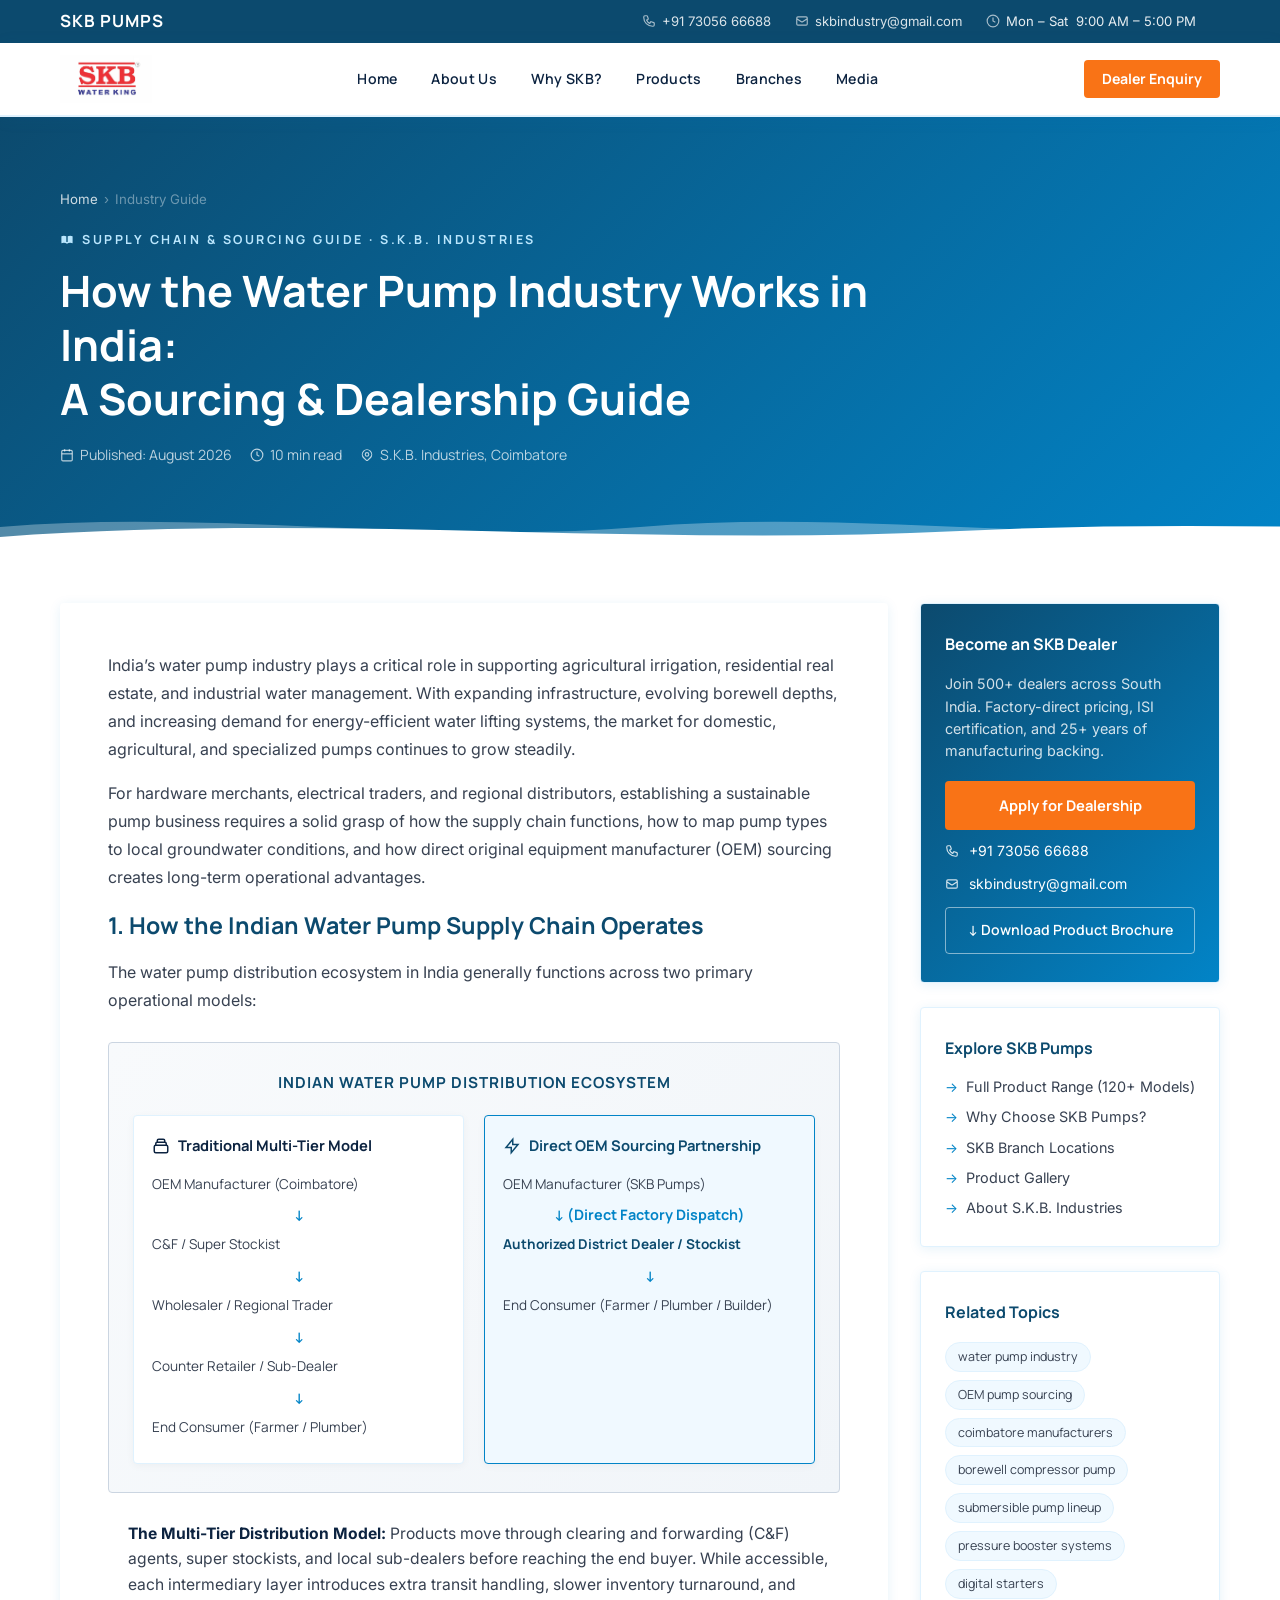
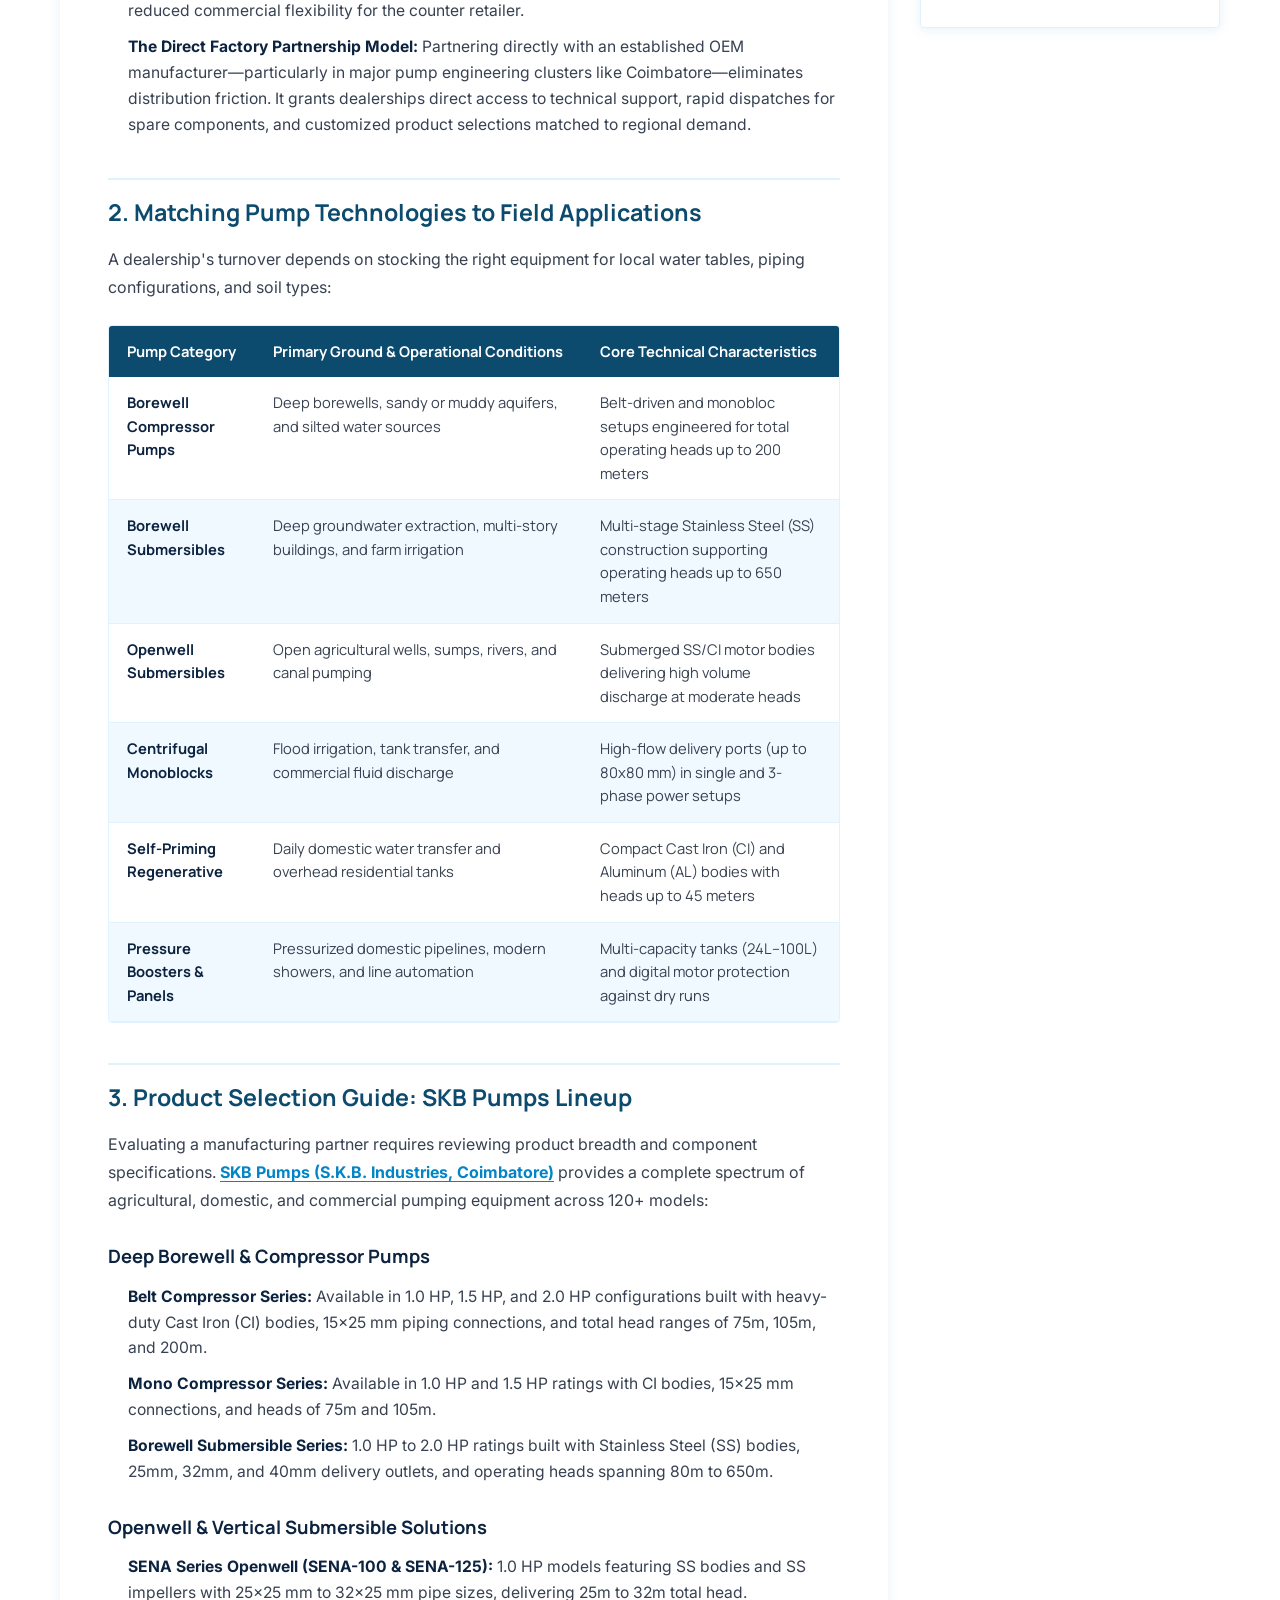
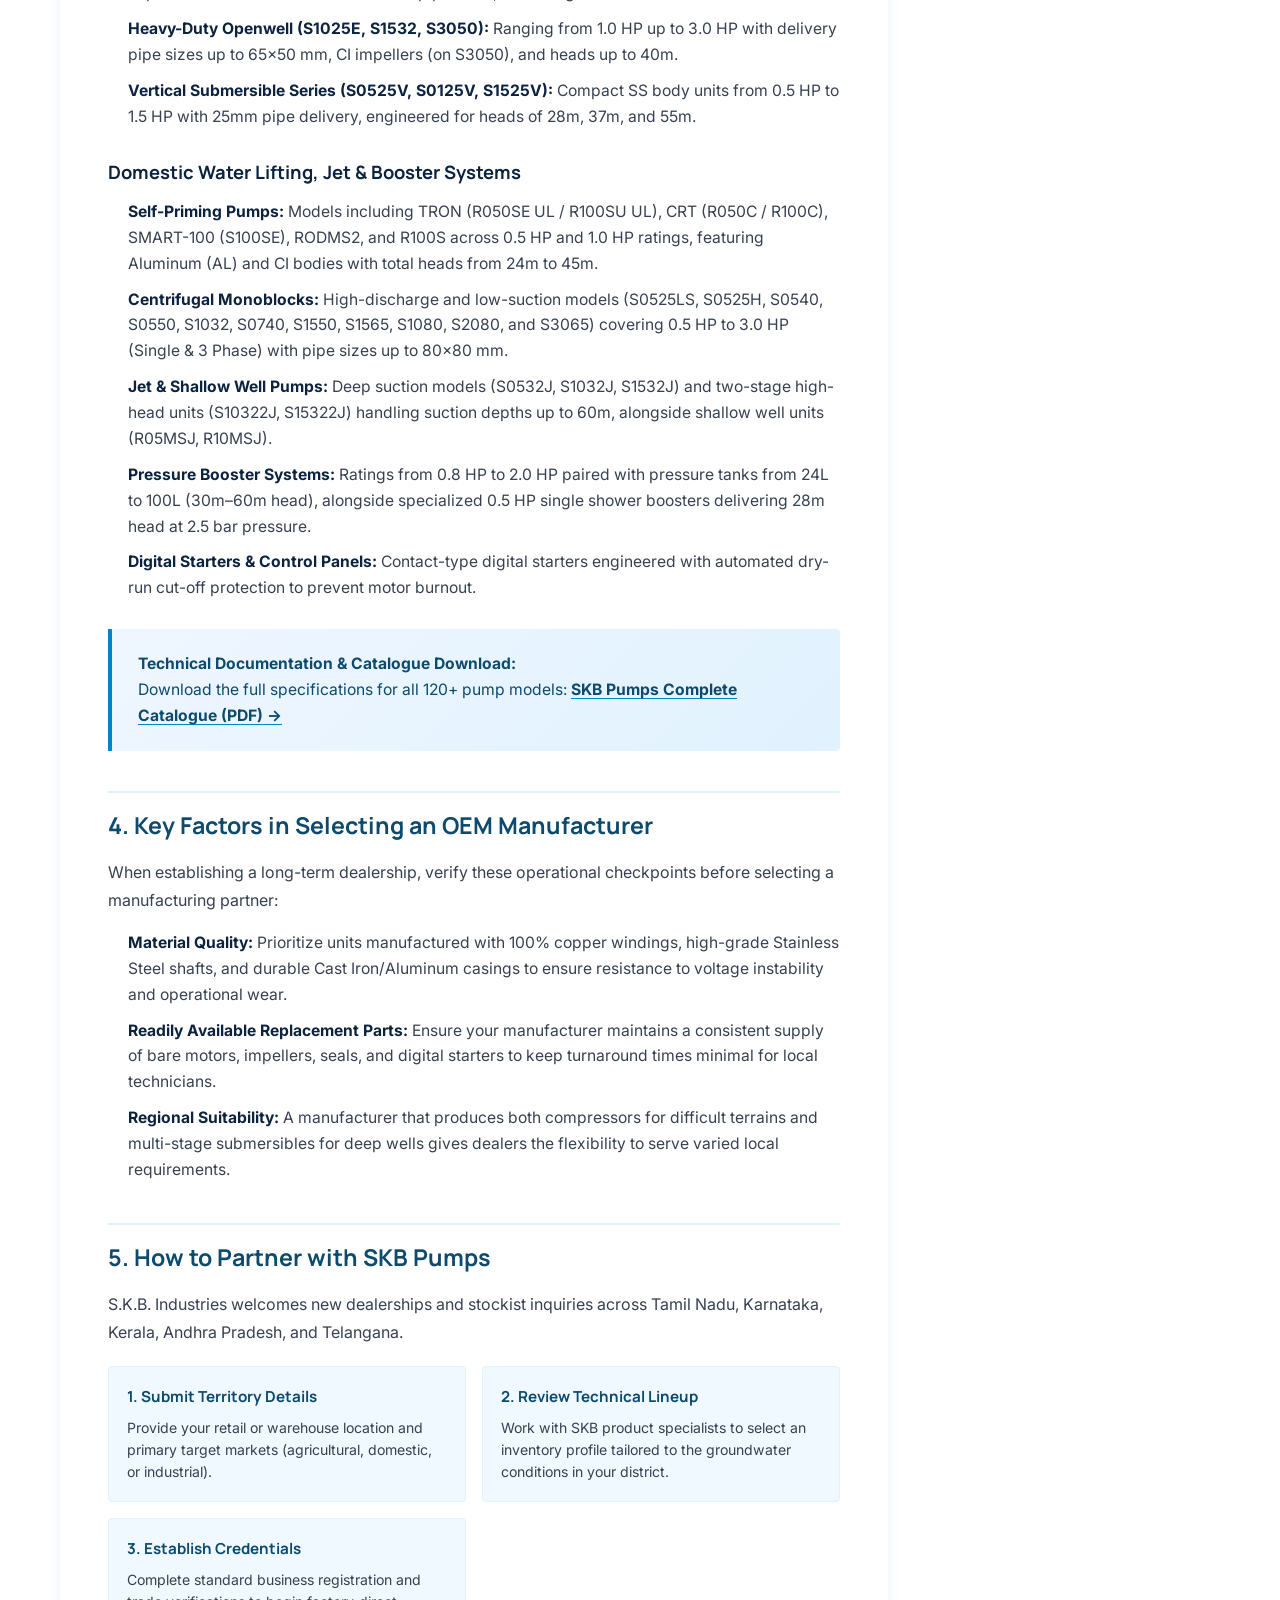
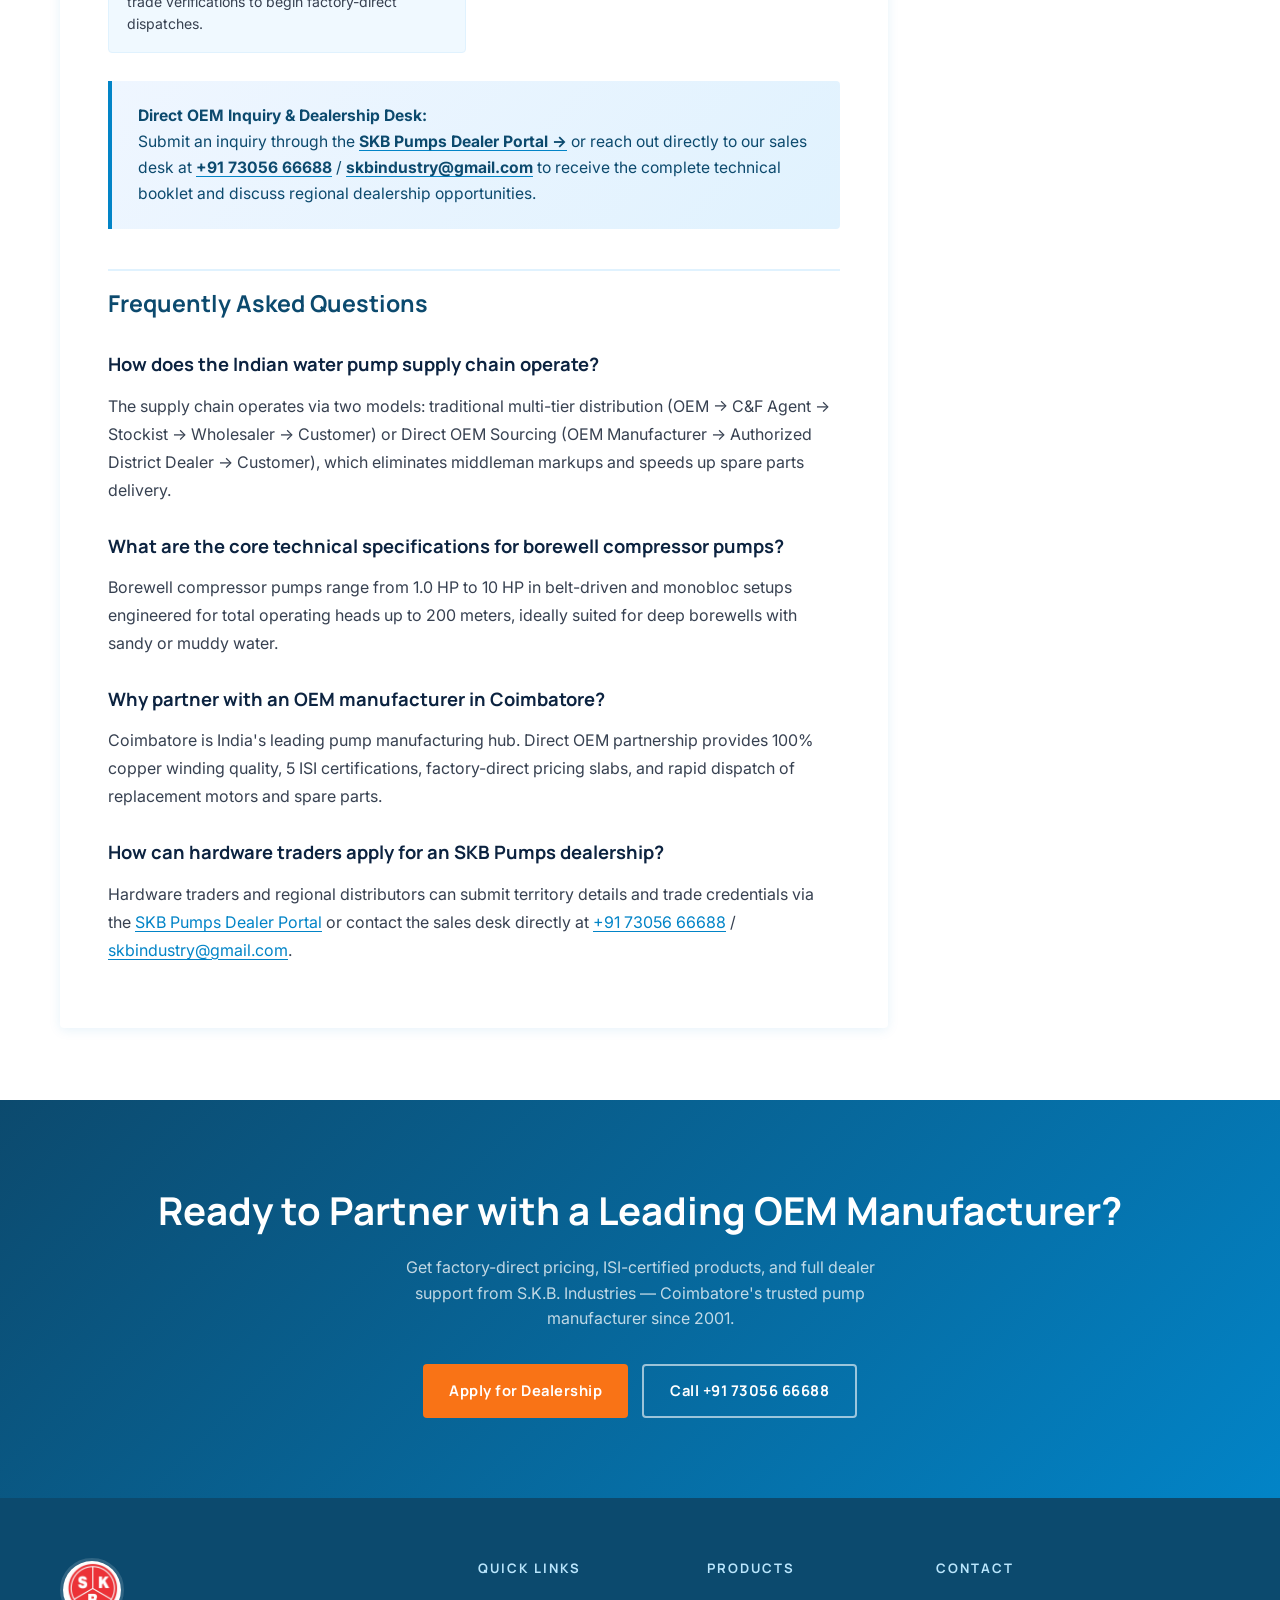
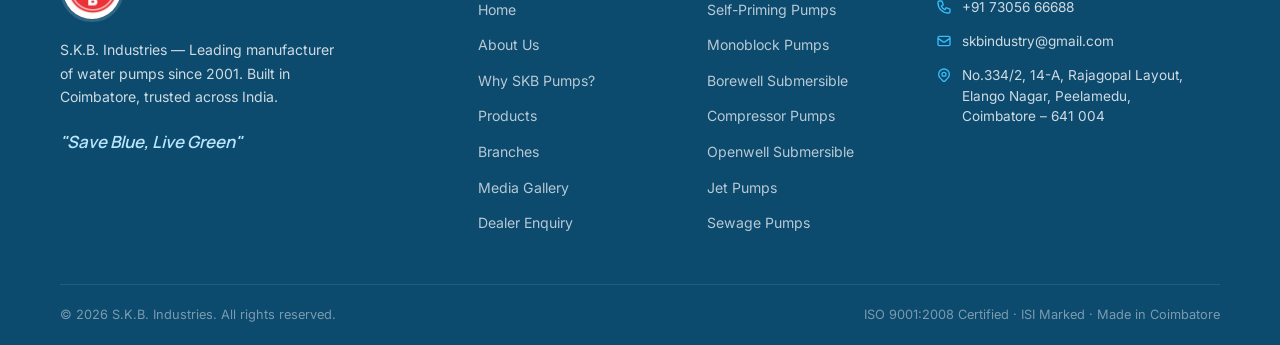
<file: blog/water-pump-dealership-guide-coimbatore-sourcing.html>
<!DOCTYPE html>
<html lang="en">
<head>
  <meta charset="UTF-8" />
  <meta name="viewport" content="width=device-width, initial-scale=1.0, viewport-fit=cover" />
  <meta name="theme-color" content="#0C4A6E" />
  <meta name="apple-mobile-web-app-capable" content="yes" />
  <meta name="apple-mobile-web-app-status-bar-style" content="black-translucent" />
  <title>Water Pump Dealership Guide: Sourcing &amp; Industry Insights | SKB Pumps</title>
  <meta name="description" content="A practical guide to the Indian water pump industry, supply chain models, pump selection criteria, and direct OEM sourcing from SKB Pumps Coimbatore." />
  <meta name="keywords" content="water pump dealership in india, indian water pump industry, water pump supply chain, pump manufacturers in coimbatore, borewell compressor pump, submersible pump dealership, OEM pump sourcing" />
  <meta name="robots" content="index, follow" />
  <link rel="canonical" href="https://skbpumps.in/blog/water-pump-dealership-guide-coimbatore-sourcing" />

  <!-- Open Graph -->
  <meta property="og:title" content="Water Pump Dealership Guide: Sourcing &amp; Industry Insights | SKB Pumps" />
  <meta property="og:description" content="A practical guide to the Indian water pump industry, supply chain models, pump selection criteria, and direct OEM sourcing from SKB Pumps Coimbatore." />
  <meta property="og:url" content="https://skbpumps.in/blog/water-pump-dealership-guide-coimbatore-sourcing" />
  <meta property="og:type" content="article" />
  <meta property="og:image" content="https://skbpumps.in/assets/images/logo-main.jpg" />

  <link rel="preconnect" href="https://fonts.googleapis.com" />
  <link rel="preconnect" href="https://fonts.gstatic.com" crossorigin />
  <link rel="stylesheet" href="../assets/css/style.css?v=7" />

  <!-- Article Schema -->
  <script type="application/ld+json">
  {
    "@context": "https://schema.org",
    "@type": "Article",
    "headline": "How the Water Pump Industry Works in India: A Sourcing & Dealership Guide",
    "description": "A practical guide to the Indian water pump industry, supply chain models, pump selection criteria, and direct OEM sourcing from SKB Pumps Coimbatore.",
    "url": "https://skbpumps.in/blog/water-pump-dealership-guide-coimbatore-sourcing",
    "datePublished": "2026-08-18",
    "dateModified": "2026-08-18",
    "author": {
      "@type": "Organization",
      "name": "S.K.B. Industries",
      "url": "https://skbpumps.in"
    },
    "publisher": {
      "@type": "Organization",
      "name": "S.K.B. Industries (SKB Pumps)",
      "logo": {
        "@type": "ImageObject",
        "url": "https://skbpumps.in/assets/images/logo-main.jpg"
      }
    },
    "mainEntityOfPage": {
      "@type": "WebPage",
      "@id": "https://skbpumps.in/blog/water-pump-dealership-guide-coimbatore-sourcing"
    }
  }
  </script>

  <!-- FAQ Schema -->
  <script type="application/ld+json">
  {
    "@context": "https://schema.org",
    "@type": "FAQPage",
    "mainEntity": [
      {
        "@type": "Question",
        "name": "How does the Indian water pump supply chain operate?",
        "acceptedAnswer": {
          "@type": "Answer",
          "text": "The supply chain operates via two models: traditional multi-tier distribution (OEM -> C&F Agent -> Stockist -> Wholesaler -> Customer) or Direct OEM Sourcing (OEM Manufacturer -> Authorized District Dealer -> Customer), which eliminates middleman markups and speeds up spare parts delivery."
        }
      },
      {
        "@type": "Question",
        "name": "What are the core technical specifications for borewell compressor pumps?",
        "acceptedAnswer": {
          "@type": "Answer",
          "text": "Borewell compressor pumps range from 1.0 HP to 10 HP in belt-driven and monobloc setups engineered for total operating heads up to 200 meters, ideally suited for deep borewells with sandy or muddy water."
        }
      },
      {
        "@type": "Question",
        "name": "Why partner with an OEM manufacturer in Coimbatore?",
        "acceptedAnswer": {
          "@type": "Answer",
          "text": "Coimbatore is India's leading pump manufacturing hub. Direct OEM partnership provides 100% copper winding quality, 5 ISI certifications, factory-direct pricing slabs, and rapid dispatch of replacement motors and spare parts."
        }
      },
      {
        "@type": "Question",
        "name": "How can hardware traders apply for an SKB Pumps dealership?",
        "acceptedAnswer": {
          "@type": "Answer",
          "text": "Hardware traders and regional distributors can submit territory details and trade credentials via the SKB Pumps Dealer Portal or contact the sales desk at +91 73056 66688 / skbindustry@gmail.com."
        }
      }
    ]
  }
  </script>

  <style>
    /* ── Blog Article Styles ── */
    .blog-hero {
      background: linear-gradient(135deg, var(--primary-dark) 0%, var(--primary) 100%);
      padding: 72px 0 80px;
      color: #fff;
      position: relative;
      overflow: hidden;
    }
    .blog-hero-waves {
      position: absolute;
      bottom: -2px;
      left: 0;
      width: 100%;
      height: 50px;
      z-index: 2;
      pointer-events: none;
      overflow: hidden;
    }
    .blog-hero-waves svg {
      position: absolute;
      bottom: 0;
      left: 0;
      display: block;
      width: 200%;
      height: 50px;
    }
    .blog-hero-waves .phw-back { animation: waveScroll 9s linear infinite; opacity: 0.3; }
    .blog-hero-waves .phw-front { animation: waveScroll 6s linear infinite reverse; }
    .blog-eyebrow {
      font-size: 0.78rem;
      font-weight: 700;
      letter-spacing: 2.5px;
      text-transform: uppercase;
      color: var(--accent);
      margin-bottom: 14px;
      font-family: var(--font-sub);
      display: flex;
      align-items: center;
      gap: 8px;
    }
    .blog-hero h1 {
      font-family: var(--font-head);
      font-size: clamp(1.7rem, 3.5vw, 2.7rem);
      font-weight: 700;
      line-height: 1.25;
      margin-bottom: 18px;
      max-width: 840px;
    }
    .blog-meta {
      display: flex;
      flex-wrap: wrap;
      gap: 18px;
      font-size: 0.88rem;
      color: rgba(255,255,255,0.72);
      font-family: var(--font-sub);
    }
    .blog-meta span {
      display: flex;
      align-items: center;
      gap: 6px;
    }

    /* Blog layout */
    .blog-layout {
      display: grid;
      grid-template-columns: minmax(0, 1fr) 300px;
      gap: 32px;
      align-items: start;
    }
    .blog-article {
      min-width: 0;
    }
    @media (max-width: 900px) {
      .blog-layout { grid-template-columns: 1fr; gap: 32px; }
      .blog-article { order: 1; }
      .blog-sidebar { order: 2; position: static; margin-top: 16px; }
    }
    @media (max-width: 640px) {
      .hide-on-mobile { display: none; }
    }

    /* Article body */
    .blog-article {
      background: var(--bg-white);
      border-radius: var(--radius-lg);
      padding: 48px;
      box-shadow: var(--shadow);
    }
    @media (max-width: 640px) {
      .blog-article { padding: 24px 20px; }
    }
    .blog-article h2 {
      font-family: var(--font-head);
      font-size: 1.45rem;
      font-weight: 700;
      color: var(--primary-dark);
      margin: 40px 0 14px;
      padding-top: 14px;
      border-top: 2px solid var(--border);
    }
    .blog-article h2:first-of-type { margin-top: 0; border-top: none; padding-top: 0; }
    .blog-article h3 {
      font-family: var(--font-head);
      font-size: 1.15rem;
      font-weight: 700;
      color: var(--text-dark);
      margin: 28px 0 12px;
    }
    .blog-article p {
      font-size: 1rem;
      line-height: 1.75;
      color: var(--text-mid);
      margin-bottom: 16px;
    }
    .blog-article ul {
      margin: 12px 0 20px 20px;
      display: flex;
      flex-direction: column;
      gap: 10px;
    }
    .blog-article ul li {
      font-size: 0.98rem;
      line-height: 1.65;
      color: var(--text-mid);
    }
    .blog-article ul li strong { color: var(--text-dark); }
    .blog-article a {
      color: var(--primary);
      text-decoration: underline;
      text-underline-offset: 3px;
    }

    /* Diagram Card */
    .diagram-container {
      background: linear-gradient(135deg, #f8fafc, #f1f5f9);
      border: 1.5px solid #cbd5e1;
      border-radius: var(--radius-lg);
      padding: 28px 24px;
      margin: 28px 0;
      font-family: var(--font-sub);
    }
    .diagram-title {
      font-weight: 700;
      font-size: 0.95rem;
      color: var(--primary-dark);
      text-transform: uppercase;
      letter-spacing: 1px;
      margin-bottom: 20px;
      text-align: center;
    }
    .diagram-grid {
      display: grid;
      grid-template-columns: 1fr 1fr;
      gap: 20px;
    }
    @media (max-width: 640px) {
      .diagram-grid { grid-template-columns: 1fr; }
    }
    .diagram-box {
      background: #ffffff;
      border: 1.5px solid var(--border);
      border-radius: var(--radius);
      padding: 18px;
      box-shadow: 0 2px 8px rgba(0,0,0,0.04);
    }
    .diagram-box-header {
      font-weight: 700;
      font-size: 0.92rem;
      color: var(--primary-dark);
      margin-bottom: 10px;
      display: flex;
      align-items: center;
      gap: 8px;
    }
    .diagram-step {
      display: flex;
      align-items: center;
      gap: 8px;
      font-size: 0.85rem;
      color: var(--text-mid);
      padding: 6px 0;
    }
    .diagram-arrow {
      color: var(--primary);
      font-weight: bold;
      text-align: center;
      margin: 2px 0;
      font-size: 0.9rem;
    }

    /* Table */
    .blog-table-wrap {
      overflow-x: auto;
      margin: 24px 0 28px;
      border-radius: var(--radius-lg);
      border: 1.5px solid var(--border);
      box-shadow: var(--shadow-sm);
    }
    .blog-table {
      width: 100%;
      border-collapse: collapse;
      font-size: 0.92rem;
      font-family: var(--font-sub);
    }
    .blog-table thead th {
      background: var(--primary-dark);
      color: #ffffff;
      padding: 14px 18px;
      text-align: left;
      font-weight: 700;
      white-space: nowrap;
    }
    .blog-table tbody tr:nth-child(even) { background: var(--bg-light); }
    .blog-table tbody td {
      padding: 14px 18px;
      border-bottom: 1px solid var(--border);
      color: var(--text-mid);
      vertical-align: top;
      line-height: 1.6;
    }
    .blog-table tbody td strong { color: var(--text-dark); }

    /* Product Specs Box */
    .spec-card-grid {
      display: grid;
      grid-template-columns: repeat(auto-fill, minmax(280px, 1fr));
      gap: 16px;
      margin: 20px 0 28px;
    }
    .spec-card {
      background: var(--bg-light);
      border: 1.5px solid var(--border);
      border-radius: var(--radius);
      padding: 18px;
    }
    .spec-card h4 {
      font-family: var(--font-sub);
      font-weight: 700;
      font-size: 0.95rem;
      color: var(--primary-dark);
      margin-bottom: 8px;
    }
    .spec-card p {
      font-size: 0.88rem;
      margin: 0;
      line-height: 1.55;
    }

    /* Callout box */
    .blog-callout {
      background: linear-gradient(135deg, #eff6ff, #e0f2fe);
      border-left: 4px solid var(--primary);
      border-radius: 0 var(--radius) var(--radius) 0;
      padding: 22px 26px;
      margin: 28px 0;
    }
    .blog-callout p {
      margin: 0;
      font-size: 0.98rem;
      color: var(--primary-dark);
      line-height: 1.65;
    }
    .blog-callout strong { color: var(--primary-dark); }

    /* Sidebar */
    .blog-sidebar {
      position: sticky;
      top: 100px;
      display: flex;
      flex-direction: column;
      gap: 24px;
    }
    .sidebar-card {
      background: var(--bg-white);
      border: 1.5px solid var(--border);
      border-radius: var(--radius-lg);
      padding: 28px 24px;
      box-shadow: var(--shadow);
    }
    .sidebar-card h4 {
      font-family: var(--font-head);
      font-size: 1rem;
      font-weight: 700;
      color: var(--primary-dark);
      margin-bottom: 16px;
    }
    .sidebar-card ul {
      list-style: none;
      margin: 0;
      padding: 0;
      display: flex;
      flex-direction: column;
      gap: 10px;
    }
    .sidebar-card ul li a {
      font-size: 0.9rem;
      color: var(--text-mid);
      text-decoration: none;
      display: flex;
      align-items: flex-start;
      gap: 8px;
      line-height: 1.4;
      transition: color var(--transition);
    }
    .sidebar-card ul li a:hover { color: var(--primary); }
    .sidebar-card ul li a::before {
      content: "→";
      color: var(--primary);
      font-size: 0.85rem;
      margin-top: 1px;
      flex-shrink: 0;
    }
    .sidebar-cta {
      background: linear-gradient(135deg, var(--primary-dark), var(--primary));
      color: #fff;
    }
    .sidebar-cta h4 { color: #ffffff; }
    .sidebar-cta p {
      font-size: 0.9rem;
      color: rgba(255,255,255,0.82);
      line-height: 1.55;
      margin-bottom: 18px;
    }
    .sidebar-cta .btn-sidebar {
      display: block;
      background: var(--cta);
      color: #ffffff;
      text-align: center;
      padding: 13px 20px;
      border-radius: var(--radius);
      font-family: var(--font-sub);
      font-weight: 700;
      font-size: 0.92rem;
      text-decoration: none;
      transition: all var(--transition);
      margin-bottom: 10px;
    }
    .sidebar-cta .btn-sidebar:hover {
      background: #ea6910;
      transform: translateY(-2px);
    }
    .sidebar-cta .btn-sidebar-outline {
      display: block;
      background: transparent;
      color: #ffffff;
      text-align: center;
      padding: 11px 20px;
      border-radius: var(--radius);
      border: 1.5px solid rgba(255,255,255,0.5);
      font-family: var(--font-sub);
      font-weight: 600;
      font-size: 0.88rem;
      text-decoration: none;
      transition: all var(--transition);
    }
    .sidebar-cta .btn-sidebar-outline:hover {
      border-color: #fff;
      background: rgba(255,255,255,0.1);
    }
    .sidebar-contact-item {
      display: flex;
      align-items: center;
      gap: 10px;
      font-size: 0.88rem;
      color: rgba(255,255,255,0.82);
      margin-bottom: 10px;
    }
    .sidebar-contact-item a { color: #ffffff; text-decoration: none; }
    .sidebar-contact-item a:hover { text-decoration: underline; }
    .keywords-list {
      display: flex;
      flex-wrap: wrap;
      gap: 8px;
    }
    .keyword-tag {
      background: var(--bg-light);
      border: 1px solid var(--border);
      border-radius: 20px;
      padding: 4px 12px;
      font-size: 0.78rem;
      color: var(--text-mid);
      font-family: var(--font-sub);
    }

    /* Breadcrumb */
    .breadcrumb {
      display: flex;
      align-items: center;
      gap: 6px;
      font-size: 0.83rem;
      color: rgba(255,255,255,0.65);
      margin-bottom: 20px;
      flex-wrap: wrap;
    }
    .breadcrumb a { color: rgba(255,255,255,0.8); text-decoration: none; }
    .breadcrumb a:hover { color: #fff; }
    .breadcrumb span { color: rgba(255,255,255,0.4); }
  </style>
</head>
<body>

  <!-- TOP BAR -->
  <div class="top-bar">
    <div class="container">
      <span class="brand-name">SKB PUMPS</span>
      <span class="info-item always">
        <svg width="14" height="14" fill="none" viewBox="0 0 24 24" stroke="currentColor" stroke-width="2"><path d="M3 5a2 2 0 012-2h3.28a1 1 0 01.948.684l1.498 4.493a1 1 0 01-.502 1.21l-2.257 1.13a11.042 11.042 0 005.516 5.516l1.13-2.257a1 1 0 011.21-.502l4.493 1.498a1 1 0 01.684.949V19a2 2 0 01-2 2h-1C9.716 21 3 14.284 3 6V5z"/></svg>
        <a href="tel:+917305666688">+91 73056 66688</a>
      </span>
      <span class="info-item">
        <svg width="14" height="14" fill="none" viewBox="0 0 24 24" stroke="currentColor" stroke-width="2"><path d="M3 8l7.89 5.26a2 2 0 002.22 0L21 8M5 19h14a2 2 0 002-2V7a2 2 0 00-2-2H5a2 2 0 00-2 2v10a2 2 0 002 2z"/></svg>
        <a href="mailto:skbindustry@gmail.com">skbindustry@gmail.com</a>
      </span>
      <span class="info-item">
        <svg width="14" height="14" fill="none" viewBox="0 0 24 24" stroke="currentColor" stroke-width="2"><circle cx="12" cy="12" r="10"/><path d="M12 6v6l4 2"/></svg>
        Mon – Sat &nbsp;9:00 AM – 5:00 PM
      </span>
      <span class="info-item always lang-selector-wrap">
        <div id="google_translate_element"></div>
      </span>
    </div>
  </div>

  <!-- HEADER -->
  <header class="site-header">
    <div class="container">
      <div class="nav-wrap">
        <a href="../index.html" class="logo">
          <img src="../assets/images/logo-main.jpg" alt="SKB Water King" class="logo-img" />
        </a>
        <nav class="main-nav">
          <a href="../index.html">Home</a>
          <a href="../about.html">About Us</a>
          <a href="../why-skb.html">Why SKB?</a>
          <a href="../products.html">Products</a>
          <a href="../branches.html">Branches</a>
          <a href="../media.html">Media</a>
        </nav>
        <div class="nav-right">
          <a href="../dealer.html" class="nav-cta">Dealer Enquiry</a>
          <div class="hamburger" id="menuBtn" aria-label="Open menu">
            <span></span><span></span><span></span>
          </div>
        </div>
      </div>
    </div>
  </header>

  <!-- MOBILE NAV -->
  <div class="mobile-nav" id="mobileNav">
    <div class="mobile-nav-header">
      <a href="../index.html" class="logo">
        <img src="../assets/images/logo-main.jpg" alt="SKB Water King" class="logo-img" />
      </a>
      <span class="mobile-nav-close" id="menuClose">✕</span>
    </div>
    <ul>
      <li><a href="../index.html">Home</a></li>
      <li><a href="../about.html">About Us</a></li>
      <li><a href="../why-skb.html">Why SKB Pumps?</a></li>
      <li><a href="../products.html">Products</a></li>
      <li><a href="../branches.html">Branches</a></li>
      <li><a href="../media.html">Media Gallery</a></li>
      <li><a href="../dealer.html">Dealer Enquiry</a></li>
    </ul>
    <a href="../dealer.html" class="btn btn-cta">Become a Dealer</a>
    <div class="mobile-top-info">
      <span>Mob <a href="tel:+917305666688">+91 73056 66688</a></span>
      <span>Email <a href="mailto:skbindustry@gmail.com">skbindustry@gmail.com</a></span>
      <span>Mon–Sat · 9AM–5PM</span>
    </div>
  </div>

  <!-- BLOG HERO -->
  <section class="blog-hero">
    <div class="container">
      <div class="breadcrumb">
        <a href="../index.html">Home</a>
        <span>›</span>
        <span>Industry Guide</span>
      </div>
      <div class="blog-eyebrow">
        <svg width="14" height="14" fill="currentColor" viewBox="0 0 20 20"><path d="M9 4.804A7.968 7.968 0 005.5 4c-1.255 0-2.443.29-3.5.804v10A7.969 7.969 0 015.5 14c1.669 0 3.218.51 4.5 1.385A7.962 7.962 0 0114.5 14c1.255 0 2.443.29 3.5.804v-10A7.968 7.968 0 0014.5 4c-1.255 0-2.443.29-3.5.804V12a1 1 0 11-2 0V4.804z"/></svg>
        Supply Chain &amp; Sourcing Guide · S.K.B. Industries
      </div>
      <h1>How the Water Pump Industry Works in India:<br class="hide-on-mobile" />A Sourcing &amp; Dealership Guide</h1>
      <div class="blog-meta">
        <span>
          <svg width="14" height="14" fill="none" viewBox="0 0 24 24" stroke="currentColor" stroke-width="2"><rect x="3" y="4" width="18" height="18" rx="2" ry="2"/><line x1="16" y1="2" x2="16" y2="6"/><line x1="8" y1="2" x2="8" y2="6"/><line x1="3" y1="10" x2="21" y2="10"/></svg>
          Published: August 2026
        </span>
        <span>
          <svg width="14" height="14" fill="none" viewBox="0 0 24 24" stroke="currentColor" stroke-width="2"><circle cx="12" cy="12" r="10"/><path d="M12 6v6l4 2"/></svg>
          10 min read
        </span>
        <span>
          <svg width="14" height="14" fill="none" viewBox="0 0 24 24" stroke="currentColor" stroke-width="2"><path d="M17.657 16.657L13.414 20.9a1.998 1.998 0 01-2.827 0l-4.244-4.243a8 8 0 1111.314 0z"/><path d="M15 11a3 3 0 11-6 0 3 3 0 016 0z"/></svg>
          S.K.B. Industries, Coimbatore
        </span>
      </div>
    </div>
    <div class="blog-hero-waves" aria-hidden="true">
      <svg class="phw-back" viewBox="0 0 2880 50" preserveAspectRatio="none" xmlns="http://www.w3.org/2000/svg">
        <path fill="#ffffff" d="M0,28 C240,10 480,46 720,28 C960,10 1200,46 1440,28 C1680,10 1920,46 2160,28 C2400,10 2640,46 2880,28 L2880,50 L0,50 Z"/>
      </svg>
      <svg class="phw-front" viewBox="0 0 2880 50" preserveAspectRatio="none" xmlns="http://www.w3.org/2000/svg">
        <path fill="#ffffff" d="M0,38 C360,14 720,48 1080,32 C1440,16 1800,44 2160,30 C2520,16 2750,40 2880,38 L2880,50 L0,50 Z"/>
      </svg>
    </div>
  </section>

  <!-- BLOG BODY -->
  <section class="section" style="padding-top: 56px;">
    <div class="container">
      <div class="blog-layout">

        <!-- MAIN ARTICLE -->
        <article class="blog-article">

          <p>India’s water pump industry plays a critical role in supporting agricultural irrigation, residential real estate, and industrial water management. With expanding infrastructure, evolving borewell depths, and increasing demand for energy-efficient water lifting systems, the market for domestic, agricultural, and specialized pumps continues to grow steadily.</p>

          <p>For hardware merchants, electrical traders, and regional distributors, establishing a sustainable pump business requires a solid grasp of how the supply chain functions, how to map pump types to local groundwater conditions, and how direct original equipment manufacturer (OEM) sourcing creates long-term operational advantages.</p>

          <h2>1. How the Indian Water Pump Supply Chain Operates</h2>

          <p>The water pump distribution ecosystem in India generally functions across two primary operational models:</p>

          <!-- DIAGRAM VISUAL COMPONENT -->
          <div class="diagram-container">
            <div class="diagram-title">Indian Water Pump Distribution Ecosystem</div>
            <div class="diagram-grid">
              
              <!-- Traditional Model -->
              <div class="diagram-box">
                <div class="diagram-box-header" style="color:var(--text-dark);">
                  <svg width="18" height="18" fill="none" viewBox="0 0 24 24" stroke="currentColor" stroke-width="2"><path d="M19 11H5m14 0a2 2 0 012 2v6a2 2 0 01-2 2H5a2 2 0 01-2-2v-6a2 2 0 012-2m14 0V9a2 2 0 00-2-2M5 11V9a2 2 0 012-2m0 0V5a2 2 0 012-2h6a2 2 0 012 2v2M7 7h10"/></svg>
                  Traditional Multi-Tier Model
                </div>
                <div class="diagram-step">OEM Manufacturer (Coimbatore)</div>
                <div class="diagram-arrow">↓</div>
                <div class="diagram-step">C&amp;F / Super Stockist</div>
                <div class="diagram-arrow">↓</div>
                <div class="diagram-step">Wholesaler / Regional Trader</div>
                <div class="diagram-arrow">↓</div>
                <div class="diagram-step">Counter Retailer / Sub-Dealer</div>
                <div class="diagram-arrow">↓</div>
                <div class="diagram-step">End Consumer (Farmer / Plumber)</div>
              </div>

              <!-- Direct OEM Model -->
              <div class="diagram-box" style="border-color:var(--primary); background:#f0f9ff;">
                <div class="diagram-box-header" style="color:var(--primary-dark);">
                  <svg width="18" height="18" fill="none" viewBox="0 0 24 24" stroke="currentColor" stroke-width="2"><path d="M13 10V3L4 14h7v7l9-11h-7z"/></svg>
                  Direct OEM Sourcing Partnership
                </div>
                <div class="diagram-step">OEM Manufacturer (SKB Pumps)</div>
                <div class="diagram-arrow">↓ (Direct Factory Dispatch)</div>
                <div class="diagram-step" style="font-weight:700; color:var(--primary-dark);">Authorized District Dealer / Stockist</div>
                <div class="diagram-arrow">↓</div>
                <div class="diagram-step">End Consumer (Farmer / Plumber / Builder)</div>
              </div>

            </div>
          </div>

          <ul>
            <li><strong>The Multi-Tier Distribution Model:</strong> Products move through clearing and forwarding (C&amp;F) agents, super stockists, and local sub-dealers before reaching the end buyer. While accessible, each intermediary layer introduces extra transit handling, slower inventory turnaround, and reduced commercial flexibility for the counter retailer.</li>
            <li><strong>The Direct Factory Partnership Model:</strong> Partnering directly with an established OEM manufacturer—particularly in major pump engineering clusters like Coimbatore—eliminates distribution friction. It grants dealerships direct access to technical support, rapid dispatches for spare components, and customized product selections matched to regional demand.</li>
          </ul>

          <h2>2. Matching Pump Technologies to Field Applications</h2>

          <p>A dealership's turnover depends on stocking the right equipment for local water tables, piping configurations, and soil types:</p>

          <div class="blog-table-wrap">
            <table class="blog-table">
              <thead>
                <tr>
                  <th>Pump Category</th>
                  <th>Primary Ground &amp; Operational Conditions</th>
                  <th>Core Technical Characteristics</th>
                </tr>
              </thead>
              <tbody>
                <tr>
                  <td><strong>Borewell Compressor Pumps</strong></td>
                  <td>Deep borewells, sandy or muddy aquifers, and silted water sources</td>
                  <td>Belt-driven and monobloc setups engineered for total operating heads up to 200 meters</td>
                </tr>
                <tr>
                  <td><strong>Borewell Submersibles</strong></td>
                  <td>Deep groundwater extraction, multi-story buildings, and farm irrigation</td>
                  <td>Multi-stage Stainless Steel (SS) construction supporting operating heads up to 650 meters</td>
                </tr>
                <tr>
                  <td><strong>Openwell Submersibles</strong></td>
                  <td>Open agricultural wells, sumps, rivers, and canal pumping</td>
                  <td>Submerged SS/CI motor bodies delivering high volume discharge at moderate heads</td>
                </tr>
                <tr>
                  <td><strong>Centrifugal Monoblocks</strong></td>
                  <td>Flood irrigation, tank transfer, and commercial fluid discharge</td>
                  <td>High-flow delivery ports (up to 80x80 mm) in single and 3-phase power setups</td>
                </tr>
                <tr>
                  <td><strong>Self-Priming Regenerative</strong></td>
                  <td>Daily domestic water transfer and overhead residential tanks</td>
                  <td>Compact Cast Iron (CI) and Aluminum (AL) bodies with heads up to 45 meters</td>
                </tr>
                <tr>
                  <td><strong>Pressure Boosters &amp; Panels</strong></td>
                  <td>Pressurized domestic pipelines, modern showers, and line automation</td>
                  <td>Multi-capacity tanks (24L–100L) and digital motor protection against dry runs</td>
                </tr>
              </tbody>
            </table>
          </div>

          <h2>3. Product Selection Guide: SKB Pumps Lineup</h2>

          <p>Evaluating a manufacturing partner requires reviewing product breadth and component specifications. <a href="../products.html"><strong>SKB Pumps (S.K.B. Industries, Coimbatore)</strong></a> provides a complete spectrum of agricultural, domestic, and commercial pumping equipment across 120+ models:</p>

          <h3>Deep Borewell &amp; Compressor Pumps</h3>
          <ul>
            <li><strong>Belt Compressor Series:</strong> Available in 1.0 HP, 1.5 HP, and 2.0 HP configurations built with heavy-duty Cast Iron (CI) bodies, 15x25 mm piping connections, and total head ranges of 75m, 105m, and 200m.</li>
            <li><strong>Mono Compressor Series:</strong> Available in 1.0 HP and 1.5 HP ratings with CI bodies, 15x25 mm connections, and heads of 75m and 105m.</li>
            <li><strong>Borewell Submersible Series:</strong> 1.0 HP to 2.0 HP ratings built with Stainless Steel (SS) bodies, 25mm, 32mm, and 40mm delivery outlets, and operating heads spanning 80m to 650m.</li>
          </ul>

          <h3>Openwell &amp; Vertical Submersible Solutions</h3>
          <ul>
            <li><strong>SENA Series Openwell (SENA-100 &amp; SENA-125):</strong> 1.0 HP models featuring SS bodies and SS impellers with 25x25 mm to 32x25 mm pipe sizes, delivering 25m to 32m total head.</li>
            <li><strong>Heavy-Duty Openwell (S1025E, S1532, S3050):</strong> Ranging from 1.0 HP up to 3.0 HP with delivery pipe sizes up to 65x50 mm, CI impellers (on S3050), and heads up to 40m.</li>
            <li><strong>Vertical Submersible Series (S0525V, S0125V, S1525V):</strong> Compact SS body units from 0.5 HP to 1.5 HP with 25mm pipe delivery, engineered for heads of 28m, 37m, and 55m.</li>
          </ul>

          <h3>Domestic Water Lifting, Jet &amp; Booster Systems</h3>
          <ul>
            <li><strong>Self-Priming Pumps:</strong> Models including TRON (R050SE UL / R100SU UL), CRT (R050C / R100C), SMART-100 (S100SE), RODMS2, and R100S across 0.5 HP and 1.0 HP ratings, featuring Aluminum (AL) and CI bodies with total heads from 24m to 45m.</li>
            <li><strong>Centrifugal Monoblocks:</strong> High-discharge and low-suction models (S0525LS, S0525H, S0540, S0550, S1032, S0740, S1550, S1565, S1080, S2080, and S3065) covering 0.5 HP to 3.0 HP (Single &amp; 3 Phase) with pipe sizes up to 80x80 mm.</li>
            <li><strong>Jet &amp; Shallow Well Pumps:</strong> Deep suction models (S0532J, S1032J, S1532J) and two-stage high-head units (S10322J, S15322J) handling suction depths up to 60m, alongside shallow well units (R05MSJ, R10MSJ).</li>
            <li><strong>Pressure Booster Systems:</strong> Ratings from 0.8 HP to 2.0 HP paired with pressure tanks from 24L to 100L (30m–60m head), alongside specialized 0.5 HP single shower boosters delivering 28m head at 2.5 bar pressure.</li>
            <li><strong>Digital Starters &amp; Control Panels:</strong> Contact-type digital starters engineered with automated dry-run cut-off protection to prevent motor burnout.</li>
          </ul>

          <div class="blog-callout">
            <p><strong>Technical Documentation &amp; Catalogue Download:</strong><br/>Download the full specifications for all 120+ pump models: <a href="../assets/pdf/SKB_Booklet_updated.pdf" target="_blank" download><strong>SKB Pumps Complete Catalogue (PDF) →</strong></a></p>
          </div>

          <h2>4. Key Factors in Selecting an OEM Manufacturer</h2>

          <p>When establishing a long-term dealership, verify these operational checkpoints before selecting a manufacturing partner:</p>

          <ul>
            <li><strong>Material Quality:</strong> Prioritize units manufactured with 100% copper windings, high-grade Stainless Steel shafts, and durable Cast Iron/Aluminum casings to ensure resistance to voltage instability and operational wear.</li>
            <li><strong>Readily Available Replacement Parts:</strong> Ensure your manufacturer maintains a consistent supply of bare motors, impellers, seals, and digital starters to keep turnaround times minimal for local technicians.</li>
            <li><strong>Regional Suitability:</strong> A manufacturer that produces both compressors for difficult terrains and multi-stage submersibles for deep wells gives dealers the flexibility to serve varied local requirements.</li>
          </ul>

          <h2>5. How to Partner with SKB Pumps</h2>

          <p>S.K.B. Industries welcomes new dealerships and stockist inquiries across Tamil Nadu, Karnataka, Kerala, Andhra Pradesh, and Telangana.</p>

          <div class="spec-card-grid">
            <div class="spec-card">
              <h4>1. Submit Territory Details</h4>
              <p>Provide your retail or warehouse location and primary target markets (agricultural, domestic, or industrial).</p>
            </div>
            <div class="spec-card">
              <h4>2. Review Technical Lineup</h4>
              <p>Work with SKB product specialists to select an inventory profile tailored to the groundwater conditions in your district.</p>
            </div>
            <div class="spec-card">
              <h4>3. Establish Credentials</h4>
              <p>Complete standard business registration and trade verifications to begin factory-direct dispatches.</p>
            </div>
          </div>

          <div class="blog-callout">
            <p><strong>Direct OEM Inquiry &amp; Dealership Desk:</strong><br/>Submit an inquiry through the <a href="../dealer.html"><strong>SKB Pumps Dealer Portal →</strong></a> or reach out directly to our sales desk at <a href="tel:+917305666688"><strong>+91 73056 66688</strong></a> / <a href="mailto:skbindustry@gmail.com"><strong>skbindustry@gmail.com</strong></a> to receive the complete technical booklet and discuss regional dealership opportunities.</p>
          </div>

          <!-- FAQ Section -->
          <h2>Frequently Asked Questions</h2>

          <h3>How does the Indian water pump supply chain operate?</h3>
          <p>The supply chain operates via two models: traditional multi-tier distribution (OEM -> C&amp;F Agent -> Stockist -> Wholesaler -> Customer) or Direct OEM Sourcing (OEM Manufacturer -> Authorized District Dealer -> Customer), which eliminates middleman markups and speeds up spare parts delivery.</p>

          <h3>What are the core technical specifications for borewell compressor pumps?</h3>
          <p>Borewell compressor pumps range from 1.0 HP to 10 HP in belt-driven and monobloc setups engineered for total operating heads up to 200 meters, ideally suited for deep borewells with sandy or muddy water.</p>

          <h3>Why partner with an OEM manufacturer in Coimbatore?</h3>
          <p>Coimbatore is India's leading pump manufacturing hub. Direct OEM partnership provides 100% copper winding quality, 5 ISI certifications, factory-direct pricing slabs, and rapid dispatch of replacement motors and spare parts.</p>

          <h3>How can hardware traders apply for an SKB Pumps dealership?</h3>
          <p>Hardware traders and regional distributors can submit territory details and trade credentials via the <a href="../dealer.html">SKB Pumps Dealer Portal</a> or contact the sales desk directly at <a href="tel:+917305666688">+91 73056 66688</a> / <a href="mailto:skbindustry@gmail.com">skbindustry@gmail.com</a>.</p>

        </article>

        <!-- SIDEBAR -->
        <aside class="blog-sidebar">

          <!-- CTA Card -->
          <div class="sidebar-card sidebar-cta">
            <h4>Become an SKB Dealer</h4>
            <p>Join 500+ dealers across South India. Factory-direct pricing, ISI certification, and 25+ years of manufacturing backing.</p>
            <a href="../dealer.html" class="btn-sidebar">Apply for Dealership</a>
            <div class="sidebar-contact-item">
              <svg width="14" height="14" fill="none" viewBox="0 0 24 24" stroke="currentColor" stroke-width="2"><path d="M3 5a2 2 0 012-2h3.28a1 1 0 01.948.684l1.498 4.493a1 1 0 01-.502 1.21l-2.257 1.13a11.042 11.042 0 005.516 5.516l1.13-2.257a1 1 0 011.21-.502l4.493 1.498a1 1 0 01.684.949V19a2 2 0 01-2 2h-1C9.716 21 3 14.284 3 6V5z"/></svg>
              <a href="tel:+917305666688">+91 73056 66688</a>
            </div>
            <div class="sidebar-contact-item">
              <svg width="14" height="14" fill="none" viewBox="0 0 24 24" stroke="currentColor" stroke-width="2"><path d="M3 8l7.89 5.26a2 2 0 002.22 0L21 8M5 19h14a2 2 0 002-2V7a2 2 0 00-2-2H5a2 2 0 00-2 2v10a2 2 0 002 2z"/></svg>
              <a href="mailto:skbindustry@gmail.com">skbindustry@gmail.com</a>
            </div>
            <a href="../assets/pdf/SKB_Booklet_updated.pdf" target="_blank" download class="btn-sidebar-outline" style="margin-top: 12px;">
              ↓ Download Product Brochure
            </a>
          </div>

          <!-- Quick Links -->
          <div class="sidebar-card">
            <h4>Explore SKB Pumps</h4>
            <ul>
              <li><a href="../products.html">Full Product Range (120+ Models)</a></li>
              <li><a href="../why-skb.html">Why Choose SKB Pumps?</a></li>
              <li><a href="../branches.html">SKB Branch Locations</a></li>
              <li><a href="../media.html">Product Gallery</a></li>
              <li><a href="../about.html">About S.K.B. Industries</a></li>
            </ul>
          </div>

          <!-- Keywords / Tags -->
          <div class="sidebar-card">
            <h4>Related Topics</h4>
            <div class="keywords-list">
              <span class="keyword-tag">water pump industry</span>
              <span class="keyword-tag">OEM pump sourcing</span>
              <span class="keyword-tag">coimbatore manufacturers</span>
              <span class="keyword-tag">borewell compressor pump</span>
              <span class="keyword-tag">submersible pump lineup</span>
              <span class="keyword-tag">pressure booster systems</span>
              <span class="keyword-tag">digital starters</span>
            </div>
          </div>

        </aside>
      </div>
    </div>
  </section>

  <!-- CTA SECTION -->
  <section class="cta-section">
    <div class="container">
      <h2>Ready to Partner with a Leading OEM Manufacturer?</h2>
      <p>Get factory-direct pricing, ISI-certified products, and full dealer support from S.K.B. Industries — Coimbatore's trusted pump manufacturer since 2001.</p>
      <div class="cta-actions">
        <a href="../dealer.html" class="btn btn-cta">Apply for Dealership</a>
        <a href="tel:+917305666688" class="btn btn-outline-white">Call +91 73056 66688</a>
      </div>
    </div>
  </section>

  <!-- FOOTER -->
  <footer class="site-footer">
    <div class="container">
      <div class="footer-grid">
        <div class="footer-brand">
          <img src="../assets/images/logo-emblem.jpg" alt="SKB" class="footer-emblem" />
          <p>S.K.B. Industries — Leading manufacturer of water pumps since 2001. Built in Coimbatore, trusted across India.</p>
          <div class="footer-tagline">"Save Blue, Live Green"</div>
        </div>
        <div class="footer-col">
          <h4>Quick Links</h4>
          <ul>
            <li><a href="../index.html">Home</a></li>
            <li><a href="../about.html">About Us</a></li>
            <li><a href="../why-skb.html">Why SKB Pumps?</a></li>
            <li><a href="../products.html">Products</a></li>
            <li><a href="../branches.html">Branches</a></li>
            <li><a href="../media.html">Media Gallery</a></li>
            <li><a href="../dealer.html">Dealer Enquiry</a></li>
          </ul>
        </div>
        <div class="footer-col">
          <h4>Products</h4>
          <ul>
            <li><a href="../products.html">Self-Priming Pumps</a></li>
            <li><a href="../products.html">Monoblock Pumps</a></li>
            <li><a href="../products.html">Borewell Submersible</a></li>
            <li><a href="../products.html">Compressor Pumps</a></li>
            <li><a href="../products.html">Openwell Submersible</a></li>
            <li><a href="../products.html">Jet Pumps</a></li>
            <li><a href="../products.html">Sewage Pumps</a></li>
          </ul>
        </div>
        <div class="footer-col">
          <h4>Contact</h4>
          <div class="footer-contact">
            <div class="contact-item">
              <svg width="16" height="16" fill="none" viewBox="0 0 24 24" stroke="currentColor" stroke-width="2"><path d="M3 5a2 2 0 012-2h3.28a1 1 0 01.948.684l1.498 4.493a1 1 0 01-.502 1.21l-2.257 1.13a11.042 11.042 0 005.516 5.516l1.13-2.257a1 1 0 011.21-.502l4.493 1.498a1 1 0 01.684.949V19a2 2 0 01-2 2h-1C9.716 21 3 14.284 3 6V5z"/></svg>
              <p><a href="tel:+917305666688">+91 73056 66688</a></p>
            </div>
            <div class="contact-item">
              <svg width="16" height="16" fill="none" viewBox="0 0 24 24" stroke="currentColor" stroke-width="2"><path d="M3 8l7.89 5.26a2 2 0 002.22 0L21 8M5 19h14a2 2 0 002-2V7a2 2 0 00-2-2H5a2 2 0 00-2 2v10a2 2 0 002 2z"/></svg>
              <p><a href="mailto:skbindustry@gmail.com">skbindustry@gmail.com</a></p>
            </div>
            <div class="contact-item">
              <svg width="16" height="16" fill="none" viewBox="0 0 24 24" stroke="currentColor" stroke-width="2"><path d="M17.657 16.657L13.414 20.9a1.998 1.998 0 01-2.827 0l-4.244-4.243a8 8 0 1111.314 0z"/><path d="M15 11a3 3 0 11-6 0 3 3 0 016 0z"/></svg>
              <p>No.334/2, 14-A, Rajagopal Layout,<br/>Elango Nagar, Peelamedu,<br/>Coimbatore – 641 004</p>
            </div>
          </div>
        </div>
      </div>
      <div class="footer-bottom">
        <span>© 2026 S.K.B. Industries. All rights reserved.</span>
        <span>ISO 9001:2008 Certified · ISI Marked · Made in Coimbatore</span>
      </div>
    </div>
  </footer>

  <script src="../assets/js/main.js"></script>
  <script>
    function googleTranslateElementInit() {
      new google.translate.TranslateElement({
        pageLanguage: 'en',
        includedLanguages: 'hi,ta,ml,bn',
        layout: google.translate.TranslateElement.InlineLayout.SIMPLE,
        autoDisplay: false
      }, 'google_translate_element');
    }
  </script>
  <script src="//translate.google.com/translate_a/element.js?cb=googleTranslateElementInit"></script>
</body>
</html>
</file>
<file: assets/css/style.css>
/* SKB Pumps — Main Stylesheet */
/* Water-inspired palette + competitor-grade typography */

@import url('https://fonts.googleapis.com/css2?family=Inter:wght@300;400;500;600;700&family=Manrope:wght@400;500;600;700;800&display=swap');

/* ─── CSS Variables ─────────────────────────────────── */
:root {
  --primary:     #0284C7;
  --primary-dark:#0C4A6E;
  --secondary:   #38BDF8;
  --accent:      #BAE6FD;
  --cta:         #F97316;
  --cta-dark:    #EA580C;
  --bg-light:    #F0F9FF;
  --bg-white:    #FFFFFF;
  --text-dark:   #0C2340;
  --text-mid:    #374151;
  --text-light:  #6B7280;
  --border:      #E0F2FE;
  --success:     #10B981;

  --font-head:   'Manrope', sans-serif;
  --font-sub:    'Manrope', sans-serif;
  --font-body:   'Inter', sans-serif;

  --radius:      4px;
  --radius-lg:   4px;
  --shadow:      0 2px 12px rgba(2,132,199,0.10);
  --shadow-lg:   0 8px 32px rgba(2,132,199,0.18);
  --transition:  0.25s ease;
}

/* ─── Reset ─────────────────────────────────────────── */
*, *::before, *::after { box-sizing: border-box; margin: 0; padding: 0; }
html { scroll-behavior: smooth; }
body {
  font-family: var(--font-body);
  color: var(--text-dark);
  background: var(--bg-white);
  line-height: 1.6;
  overflow-x: hidden;
}
img { max-width: 100%; height: auto; display: block; }
a { text-decoration: none; color: inherit; }
ul { list-style: none; }
button { cursor: pointer; border: none; background: none; font-family: inherit; }

/* ─── Top Bar ───────────────────────────────────────── */
.top-bar {
  background: var(--primary-dark);
  color: rgba(255,255,255,0.9);
  font-family: var(--font-body);
  font-size: 0.82rem;
  padding: max(8px, env(safe-area-inset-top)) 0 8px;
}
.top-bar .container {
  display: flex;
  align-items: center;
  gap: 24px;
  flex-wrap: wrap;
}
.top-bar .brand-name {
  font-family: var(--font-head);
  font-size: 1.05rem;
  font-weight: 700;
  color: #fff;
  letter-spacing: 1px;
  margin-right: auto;
}
.top-bar a { color: rgba(255,255,255,0.85); transition: color var(--transition); }
.top-bar a:hover { color: var(--accent); }
.top-bar .info-item {
  display: flex;
  align-items: center;
  gap: 6px;
}
.top-bar .info-item svg { opacity: 0.7; flex-shrink: 0; }

/* ─── Header / Nav ──────────────────────────────────── */
.site-header {
  background: var(--bg-white);
  border-bottom: 2px solid var(--border);
  position: sticky;
  top: 0;
  z-index: 1000;
  box-shadow: 0 2px 16px rgba(0,119,182,0.08);
}
.nav-wrap {
  display: grid;
  grid-template-columns: auto 1fr auto;
  align-items: center;
  gap: 20px;
  padding: 12px 0;
}
.logo {
  display: flex;
  align-items: center;
  gap: 10px;
}
.logo-img {
  height: 48px;
  width: auto;
  max-width: 180px;
  object-fit: contain;
  display: block;
}
.footer-emblem {
  width: 64px;
  height: 64px;
  border-radius: 50%;
  object-fit: cover;
  margin-bottom: 16px;
  display: block;
  border: 3px solid rgba(255,255,255,0.15);
}
.logo-badge {
  width: 48px;
  height: 48px;
  background: var(--primary);
  border-radius: 50%;
  display: flex;
  align-items: center;
  justify-content: center;
  font-family: var(--font-head);
  font-weight: 700;
  font-size: 1.15rem;
  color: #fff;
  letter-spacing: 1px;
  flex-shrink: 0;
  border: 3px solid var(--secondary);
}
.logo-text { line-height: 1.15; }
.logo-text .name {
  font-family: var(--font-head);
  font-size: 1.5rem;
  font-weight: 700;
  color: var(--primary-dark);
  letter-spacing: 1.5px;
}
.logo-text .tagline {
  font-size: 0.68rem;
  color: var(--text-light);
  font-family: var(--font-body);
  letter-spacing: 0.5px;
  text-transform: uppercase;
}

.main-nav {
  display: flex;
  align-items: center;
  justify-content: center;
  gap: 6px;
}
.main-nav a {
  font-family: var(--font-sub);
  font-size: 0.88rem;
  font-weight: 600;
  color: var(--text-dark);
  padding: 8px 14px;
  border-radius: var(--radius);
  transition: all var(--transition);
  letter-spacing: 0.3px;
  white-space: nowrap;
}
.main-nav a:hover { color: var(--primary); background: var(--bg-light); }
.main-nav a.active { color: var(--primary); }

.nav-right {
  display: flex;
  align-items: center;
  gap: 12px;
  justify-self: end;
}
.nav-right .nav-cta {
  background: var(--cta);
  color: #fff;
  padding: 8px 18px;
  border-radius: var(--radius);
  font-weight: 700;
  white-space: nowrap;
  font-family: var(--font-sub);
  font-size: 0.88rem;
  transition: all var(--transition);
  display: inline-flex;
  align-items: center;
}
.nav-right .nav-cta:hover { background: var(--cta-dark); color: #fff; }

.hamburger {
  display: none;
  flex-direction: column;
  gap: 5px;
  padding: 6px;
  cursor: pointer;
}
.hamburger span {
  width: 26px;
  height: 2.5px;
  background: var(--primary-dark);
  border-radius: 2px;
  transition: all var(--transition);
}

/* ─── Container ─────────────────────────────────────── */
.container {
  width: 100%;
  max-width: 1200px;
  margin: 0 auto;
  padding: 0 20px;
}

/* ─── Section spacing ───────────────────────────────── */
.section { padding: 72px 0; }
.section-sm { padding: 48px 0; }
.section-bg { background: var(--bg-light); }
.section-dark { background: var(--primary-dark); color: #fff; }

/* ─── Water Splash Image on white sections ───────────── */
.section-drops {
  position: relative;
  overflow: hidden;
}
.section-drops > .container {
  position: relative;
  z-index: 1;
}
/* water splash photo placed at low opacity behind content */
.section-drops::before {
  content: '';
  position: absolute;
  inset: 0;
  background: url('../images/water-splash.jpg') center / cover no-repeat;
  opacity: 0.09;
  pointer-events: none;
  z-index: 0;
}

/* ─── CSS Glass Water Drops ──────────────────────────── */
.drops-layer {
  position: absolute;
  inset: 0;
  pointer-events: none;
  z-index: 0;
}
/* each drop: teardrop + glass radial gradient + inner glow */
.wd {
  position: absolute;
  border-radius: 50% 50% 50% 50% / 60% 60% 40% 40%;
  background: radial-gradient(
    circle at 38% 30%,
    rgba(255,255,255,0.92) 0%,
    rgba(186,230,253,0.65) 26%,
    rgba(56,189,248,0.30) 54%,
    rgba(2,132,199,0.14) 78%,
    rgba(2,132,199,0.04) 100%
  );
  box-shadow:
    inset -4px -5px 12px rgba(2,132,199,0.18),
    inset 4px 4px 10px rgba(255,255,255,0.78),
    0 10px 24px rgba(2,132,199,0.09);
}
/* light-refraction highlight — the dot that makes it look real */
.wd::before {
  content: '';
  position: absolute;
  width: 34%;
  height: 23%;
  top: 17%;
  left: 20%;
  background: rgba(255,255,255,0.66);
  border-radius: 50%;
  transform: rotate(-22deg);
  filter: blur(2px);
}

.section-header { text-align: center; margin-bottom: 48px; }
.section-header .eyebrow {
  font-family: var(--font-sub);
  font-size: 0.78rem;
  font-weight: 700;
  letter-spacing: 2.5px;
  text-transform: uppercase;
  color: var(--secondary);
  margin-bottom: 10px;
}
.section-header h2 {
  font-family: var(--font-head);
  font-size: clamp(1.9rem, 3.5vw, 2.7rem);
  font-weight: 700;
  color: var(--primary-dark);
  line-height: 1.15;
  margin-bottom: 14px;
}
.section-dark .section-header h2 { color: #fff; }
.section-header p {
  font-size: 1rem;
  color: var(--text-mid);
  max-width: 580px;
  margin: 0 auto;
}
.section-dark .section-header p { color: rgba(255,255,255,0.7); }

/* ─── Buttons ───────────────────────────────────────── */
.btn {
  display: inline-flex;
  align-items: center;
  gap: 8px;
  padding: 13px 26px;
  border-radius: var(--radius);
  font-family: var(--font-sub);
  font-weight: 700;
  font-size: 0.92rem;
  letter-spacing: 0.5px;
  transition: all var(--transition);
  cursor: pointer;
  white-space: nowrap;
}
.btn-primary { background: var(--primary); color: #fff; }
.btn-primary:hover { background: #005f8f; transform: translateY(-1px); box-shadow: var(--shadow); }
.btn-cta { background: var(--cta); color: #fff; }
.btn-cta:hover { background: var(--cta-dark); transform: translateY(-1px); box-shadow: 0 4px 16px rgba(247,127,0,0.3); }
.btn-outline { border: 2px solid var(--primary); color: var(--primary); background: transparent; }
.btn-outline:hover { background: var(--primary); color: #fff; }
.btn-outline-white { border: 2px solid rgba(255,255,255,0.6); color: #fff; background: transparent; }
.btn-outline-white:hover { background: rgba(255,255,255,0.15); }
.btn-sm { padding: 9px 18px; font-size: 0.82rem; }

/* ─── Hero Section ──────────────────────────────────── */
.hero {
  position: relative;
  min-height: 100vh;
  display: flex;
  align-items: center;
  overflow: hidden;
  background: radial-gradient(circle at 80% 20%, #0284c7 0%, #03045e 100%);
  padding: 40px 0 80px;
}
.hero-container {
  display: flex;
  align-items: center;
  justify-content: space-between;
  gap: 50px;
  width: 100%;
  position: relative;
  z-index: 2;
}
.hero-logo-wrap {
  position: relative;
  z-index: 2;
  flex: 0 0 320px;
  display: flex;
  justify-content: center;
  align-items: center;
  animation: float 6s ease-in-out infinite;
}
.hero-right-logo {
  max-width: 100%;
  height: auto;
  filter: drop-shadow(0 20px 40px rgba(0, 0, 0, 0.45));
}
@keyframes float {
  0% { transform: translateY(0px); }
  50% { transform: translateY(-15px); }
  100% { transform: translateY(0px); }
}
@media (max-width: 768px) {
  .hero-container {
    flex-direction: column;
    text-align: center;
    gap: 30px;
  }
  .hero-logo-wrap {
    flex: 0 0 200px;
    max-width: 200px;
    margin: 0 auto;
  }
}
.hero-video {
  position: absolute;
  inset: 0;
  width: 100%;
  height: 100%;
  object-fit: cover;
  opacity: 0.55;
}
.hero-overlay {
  position: absolute;
  inset: 0;
  background: linear-gradient(160deg, rgba(3,4,94,0.78) 0%, rgba(2,132,199,0.45) 60%, rgba(0,80,140,0.65) 100%);
}
.hero-content {
  position: relative;
  z-index: 2;
  max-width: 680px;
}
.hero-badge {
  display: inline-flex;
  align-items: center;
  gap: 8px;
  background: rgba(255,255,255,0.12);
  border: 1px solid rgba(255,255,255,0.25);
  border-radius: 50px;
  padding: 6px 16px;
  font-size: 0.78rem;
  font-family: var(--font-sub);
  font-weight: 600;
  color: var(--accent);
  letter-spacing: 1px;
  text-transform: uppercase;
  margin-bottom: 20px;
}
.hero h1 {
  font-family: var(--font-head);
  font-size: clamp(2.4rem, 5.5vw, 4rem);
  font-weight: 700;
  color: #fff;
  line-height: 1.1;
  margin-bottom: 18px;
  letter-spacing: 0.5px;
}
.hero h1 span { color: var(--secondary); }
.hero p {
  font-size: 1.1rem;
  color: rgba(255,255,255,0.82);
  margin-bottom: 32px;
  max-width: 520px;
  line-height: 1.7;
}
.hero-actions { display: flex; gap: 14px; flex-wrap: wrap; }
.hero-stats {
  display: flex;
  gap: 40px;
  margin-top: 52px;
  padding-top: 40px;
  border-top: 1px solid rgba(255,255,255,0.15);
  flex-wrap: wrap;
}
.hero-stat .number {
  font-family: var(--font-head);
  font-size: 2rem;
  font-weight: 700;
  color: var(--secondary);
  line-height: 1;
}
.hero-stat .label {
  font-size: 0.78rem;
  color: rgba(255,255,255,0.6);
  text-transform: uppercase;
  letter-spacing: 0.8px;
  margin-top: 4px;
}

/* ─── Hero Wave ─────────────────────────────────────── */
.hero-waves {
  position: absolute;
  bottom: -2px;
  left: 0;
  width: 100%;
  height: 70px;
  z-index: 3;
  pointer-events: none;
  overflow: hidden;
}
.hero-waves svg {
  position: absolute;
  bottom: 0;
  left: 0;
  display: block;
  width: 200%;
  height: 70px;
}
.hero-waves .wave-back {
  animation: waveScroll 9s linear infinite;
  opacity: 0.35;
}
.hero-waves .wave-front {
  animation: waveScroll 6s linear infinite reverse;
}
@keyframes waveScroll {
  0%   { transform: translateX(0); }
  100% { transform: translateX(-50%); }
}

/* ─── Section Wave Divider ──────────────────────────── */
.wave-divider {
  display: block;
  overflow: hidden;
  line-height: 0;
  margin-bottom: -2px;
}
.wave-divider-inv {
  margin-bottom: 0;
  margin-top: -2px;
}
.wave-divider svg {
  display: block;
  width: 100%;
  height: 50px;
}
/* animated variant — single light layer */
.wave-divider-anim {
  display: block;
  overflow: hidden;
  line-height: 0;
  margin-bottom: -2px;
  height: 50px;
  position: relative;
}
.wave-divider-anim svg {
  position: absolute;
  bottom: 0;
  left: 0;
  display: block;
  width: 200%;
  height: 50px;
  animation: waveScroll 8s linear infinite;
}

/* ─── Domain Selector ───────────────────────────────── */
.domain-grid {
  display: grid;
  grid-template-columns: repeat(3, 1fr);
  gap: 24px;
}
.domain-card {
  background: var(--bg-white);
  border: 2px solid var(--border);
  border-radius: var(--radius-lg);
  padding: 36px 28px;
  text-align: center;
  cursor: pointer;
  transition: all var(--transition);
  text-decoration: none;
  display: block;
}
.domain-card:hover {
  border-color: var(--primary);
  transform: translateY(-4px);
  box-shadow: var(--shadow-lg);
}
.domain-icon {
  width: 72px;
  height: 72px;
  background: var(--bg-light);
  border-radius: 50%;
  display: flex;
  align-items: center;
  justify-content: center;
  margin: 0 auto 18px;
  font-size: 2rem;
  color: var(--primary);
  transition: background var(--transition), color var(--transition);
}
.domain-card:hover .domain-icon { background: var(--primary); color: #fff; }
.domain-card h3 {
  font-family: var(--font-head);
  font-size: 1.4rem;
  font-weight: 700;
  color: var(--primary-dark);
  margin-bottom: 8px;
}
.domain-card p { font-size: 0.88rem; color: var(--text-light); line-height: 1.5; }
.domain-arrow {
  margin-top: 18px;
  font-size: 0.82rem;
  font-weight: 600;
  color: var(--primary);
  font-family: var(--font-sub);
  display: flex;
  align-items: center;
  justify-content: center;
  gap: 4px;
}

/* ─── Product Cards ─────────────────────────────────── */
.products-grid {
  display: grid;
  grid-template-columns: repeat(auto-fill, minmax(280px, 1fr));
  gap: 24px;
}
.product-card {
  background: var(--bg-white);
  border: 1.5px solid var(--border);
  border-radius: var(--radius-lg);
  overflow: hidden;
  transition: all var(--transition);
  display: flex;
  flex-direction: column;
}
.product-card:hover {
  border-color: var(--primary);
  box-shadow: var(--shadow);
}
.catalog-grid {
  grid-template-columns: repeat(auto-fill, minmax(320px, 1fr));
  gap: 32px;
}
.catalog-grid .product-card {
  padding: 0;
  border: 1px solid var(--border);
}
.catalog-grid .product-img-wrap {
  height: 480px;
  padding: 0;
  border-bottom: none;
  background: #ffffff;
}
.catalog-grid .product-img-wrap img {
  object-fit: contain;
  width: 100%;
  height: 100%;
}
.product-img-wrap {
  background: #ffffff;
  padding: 16px;
  display: flex;
  align-items: center;
  justify-content: center;
  height: 220px;
  overflow: hidden;
  position: relative;
  border-bottom: 1.5px solid var(--border);
  cursor: zoom-in;
}
.product-img-wrap img {
  max-height: 100%;
  width: 100%;
  height: 100%;
  object-fit: contain;
  transition: transform var(--transition);
}
.product-card:hover .product-img-wrap img { transform: scale(1.04); }

.zoom-overlay {
  position: absolute;
  inset: 0;
  background: rgba(3, 105, 161, 0.4);
  display: flex;
  align-items: center;
  justify-content: center;
  opacity: 0;
  transition: opacity var(--transition);
}
.product-img-wrap:hover .zoom-overlay {
  opacity: 1;
}
.zoom-overlay svg {
  color: #ffffff;
  width: 32px;
  height: 32px;
  transform: scale(0.8);
  transition: transform var(--transition);
}
.product-img-wrap:hover .zoom-overlay svg {
  transform: scale(1);
}

/* ─── Lightbox Modal ────────────────────────────────── */
.lightbox-modal {
  display: none;
  position: fixed;
  z-index: 9999;
  inset: 0;
  background-color: rgba(10, 15, 30, 0.9);
  backdrop-filter: blur(8px);
  align-items: center;
  justify-content: center;
  animation: fadeIn 0.25s ease both;
}
.lightbox-close {
  position: absolute;
  top: 24px;
  right: 32px;
  color: #ffffff;
  font-size: 40px;
  font-weight: bold;
  cursor: pointer;
  transition: color 0.2s;
  user-select: none;
}
.lightbox-close:hover {
  color: var(--secondary);
}
.lightbox-content {
  max-width: 90%;
  max-height: 85vh;
  object-fit: contain;
  border-radius: var(--radius-lg);
  background: #ffffff;
  padding: 24px;
  box-shadow: 0 20px 50px rgba(0,0,0,0.5);
  animation: scaleIn 0.3s cubic-bezier(0.34, 1.56, 0.64, 1) both;
}
@keyframes fadeIn {
  from { opacity: 0; }
  to { opacity: 1; }
}
@keyframes scaleIn {
  from { transform: scale(0.9); opacity: 0; }
  to { transform: scale(1); opacity: 1; }
}
.product-info { padding: 20px 22px 22px; flex: 1; display: flex; flex-direction: column; }
.product-category {
  font-size: 0.7rem;
  font-weight: 700;
  letter-spacing: 1.5px;
  text-transform: uppercase;
  color: var(--secondary);
  font-family: var(--font-sub);
  margin-bottom: 6px;
}
.product-name {
  font-family: var(--font-head);
  font-size: 1.2rem;
  font-weight: 700;
  color: var(--primary-dark);
  margin-bottom: 10px;
  line-height: 1.25;
}
.product-chips {
  display: flex;
  flex-wrap: wrap;
  gap: 6px;
  margin-bottom: 16px;
}
.chip {
  font-size: 0.72rem;
  font-weight: 600;
  padding: 3px 10px;
  border-radius: 50px;
  background: var(--bg-light);
  color: var(--primary);
  font-family: var(--font-sub);
  border: 1px solid var(--border);
}
.chip.isi { background: #FFF7ED; color: #C05621; border-color: #FED7AA; }
.product-card .btn { margin-top: auto; width: 100%; justify-content: center; }

/* ─── Trust Bar ─────────────────────────────────────── */
.trust-bar {
  background: var(--primary);
  padding: 22px 0;
}
.trust-items {
  display: flex;
  align-items: center;
  justify-content: center;
  gap: 48px;
  flex-wrap: wrap;
}
.trust-item {
  display: flex;
  align-items: center;
  gap: 10px;
  color: rgba(255,255,255,0.92);
  font-family: var(--font-sub);
  font-size: 0.85rem;
  font-weight: 600;
  white-space: nowrap;
}
.trust-item svg { color: rgba(255,255,255,0.6); flex-shrink: 0; }
.trust-divider {
  width: 1px;
  height: 28px;
  background: rgba(255,255,255,0.2);
}

/* ─── Stats Counter ─────────────────────────────────── */
.stats-grid {
  display: grid;
  grid-template-columns: repeat(4, 1fr);
  gap: 2px;
  background: var(--border);
  border-radius: var(--radius-lg);
  overflow: hidden;
}
.stat-card {
  background: var(--bg-white);
  padding: 40px 28px;
  text-align: center;
}
.stat-number {
  font-family: var(--font-head);
  font-size: 3rem;
  font-weight: 700;
  color: var(--primary);
  line-height: 1;
  margin-bottom: 8px;
}
.stat-label {
  font-family: var(--font-sub);
  font-size: 0.82rem;
  font-weight: 600;
  color: var(--text-light);
  letter-spacing: 0.5px;
  text-transform: uppercase;
}

/* ─── Why Cards ─────────────────────────────────────── */
.why-grid {
  display: grid;
  grid-template-columns: repeat(auto-fill, minmax(300px, 1fr));
  gap: 0;
  border: 1.5px solid var(--border);
  border-radius: var(--radius);
  overflow: hidden;
}
.why-card {
  background: var(--bg-white);
  border-bottom: 1.5px solid var(--border);
  border-right: 1.5px solid var(--border);
  padding: 24px 24px 24px 20px;
  display: flex;
  gap: 18px;
  align-items: flex-start;
  transition: background var(--transition);
}
.why-card:hover { background: var(--bg-light); }
.why-card-num {
  font-family: var(--font-head);
  font-size: 0.75rem;
  font-weight: 700;
  color: var(--primary);
  letter-spacing: 1px;
  min-width: 24px;
  padding-top: 3px;
  flex-shrink: 0;
}
.why-card-body { flex: 1; }
.why-card h3 {
  font-family: var(--font-head);
  font-size: 1rem;
  font-weight: 700;
  color: var(--primary-dark);
  margin-bottom: 6px;
}
.why-card p { font-size: 0.86rem; color: var(--text-mid); line-height: 1.6; }

/* ─── Cert Badges ───────────────────────────────────── */
.cert-row {
  display: flex;
  align-items: center;
  justify-content: center;
  flex-wrap: wrap;
  gap: 20px;
}
.cert-badge {
  background: var(--bg-white);
  border: 2px solid var(--border);
  border-radius: var(--radius);
  padding: 16px 22px;
  text-align: center;
  min-width: 120px;
}
.cert-badge .std {
  font-family: var(--font-head);
  font-size: 1.1rem;
  font-weight: 700;
  color: var(--primary);
}
.cert-badge .cml {
  font-size: 0.7rem;
  color: var(--text-light);
  margin-top: 3px;
}

/* ─── Branch Strip ──────────────────────────────────── */
.branch-strip {
  background: var(--bg-light);
  border-top: 2px solid var(--border);
  border-bottom: 2px solid var(--border);
  padding: 20px 0;
}
.branch-items {
  display: flex;
  align-items: center;
  justify-content: center;
  gap: 40px;
  flex-wrap: wrap;
}
.branch-item {
  display: flex;
  align-items: center;
  gap: 8px;
  font-family: var(--font-sub);
  font-size: 0.88rem;
  font-weight: 600;
  color: var(--text-dark);
}
.branch-item .dot {
  width: 8px;
  height: 8px;
  background: var(--secondary);
  border-radius: 50%;
}
.branch-item .hq { color: var(--primary); font-weight: 700; }

/* ─── CTA Section ───────────────────────────────────── */
.cta-section {
  background: linear-gradient(135deg, var(--primary-dark) 0%, var(--primary) 100%);
  padding: 80px 0;
  text-align: center;
  color: #fff;
}
.cta-section h2 {
  font-family: var(--font-head);
  font-size: clamp(1.8rem, 3vw, 2.5rem);
  font-weight: 700;
  margin-bottom: 14px;
}
.cta-section p {
  font-size: 1rem;
  color: rgba(255,255,255,0.75);
  margin-bottom: 32px;
  max-width: 500px;
  margin-left: auto;
  margin-right: auto;
}
.cta-actions { display: flex; gap: 14px; justify-content: center; flex-wrap: wrap; }

/* ─── About Page ─────────────────────────────────────── */
.page-hero {
  background: linear-gradient(135deg, var(--primary-dark) 0%, var(--primary) 100%);
  padding: 72px 0 70px;
  color: #fff;
  position: relative;
  overflow: hidden;
}
/* animated wave at bottom of every page hero */
.page-hero-waves {
  position: absolute;
  bottom: -2px;
  left: 0;
  width: 100%;
  height: 50px;
  z-index: 2;
  pointer-events: none;
  overflow: hidden;
}
.page-hero-waves svg {
  position: absolute;
  bottom: 0;
  left: 0;
  display: block;
  width: 200%;
  height: 50px;
}
.page-hero-waves .phw-back {
  animation: waveScroll 9s linear infinite;
  opacity: 0.3;
}
.page-hero-waves .phw-front {
  animation: waveScroll 6s linear infinite reverse;
}
.page-hero .eyebrow {
  font-size: 0.78rem;
  font-weight: 700;
  letter-spacing: 2.5px;
  text-transform: uppercase;
  color: var(--accent);
  margin-bottom: 12px;
  font-family: var(--font-sub);
}
.page-hero h1 {
  font-family: var(--font-head);
  font-size: clamp(2rem, 4vw, 3.2rem);
  font-weight: 700;
  margin-bottom: 14px;
  line-height: 1.15;
}
.page-hero p {
  font-size: 1.05rem;
  color: rgba(255,255,255,0.78);
  max-width: 580px;
}
.page-hero-container {
  display: flex;
  align-items: center;
  justify-content: space-between;
  gap: 32px;
  flex-wrap: wrap;
  position: relative;
  z-index: 3;
}
.page-hero-text {
  flex: 1;
  min-width: 280px;
  max-width: 650px;
}
.page-hero-action {
  flex-shrink: 0;
  display: flex;
  align-items: center;
}
.btn-hero-brochure {
  background: #ffffff;
  color: var(--primary-dark);
  font-family: var(--font-sub);
  font-weight: 700;
  font-size: 0.95rem;
  padding: 14px 26px;
  border-radius: var(--radius);
  box-shadow: 0 4px 20px rgba(0, 0, 0, 0.15);
  display: inline-flex;
  align-items: center;
  gap: 10px;
  transition: all var(--transition);
  border: 2px solid #ffffff;
}
.btn-hero-brochure:hover {
  background: var(--cta);
  border-color: var(--cta);
  color: #ffffff;
  transform: translateY(-2px);
  box-shadow: 0 8px 24px rgba(249, 115, 22, 0.4);
}

.about-grid {
  display: grid;
  grid-template-columns: 1fr 1fr;
  gap: 60px;
  align-items: center;
}
.about-imgs {
  display: grid;
  grid-template-columns: 1fr 1fr;
  gap: 14px;
}
.about-imgs img {
  border-radius: var(--radius);
  object-fit: cover;
  width: 100%;
}
.about-imgs .img-main {
  grid-column: 1 / -1;
  height: 280px;
}
.about-imgs .img-sm { height: 180px; }

/* Clean single image layout */
.about-img-single img {
  border-radius: var(--radius-lg);
  object-fit: cover;
  width: 100%;
  height: 420px;
  box-shadow: var(--shadow-lg);
  transition: transform 0.3s ease;
}
.about-img-single img:hover {
  transform: scale(1.015);
}

/* Two offset images layout */
.about-imgs-two {
  display: grid;
  grid-template-columns: 1fr 1fr;
  gap: 16px;
}
.about-imgs-two img {
  border-radius: var(--radius-lg);
  object-fit: cover;
  width: 100%;
  height: 350px;
  box-shadow: var(--shadow);
  transition: transform 0.3s ease;
}
.about-imgs-two img:hover {
  transform: translateY(-4px);
}
.about-imgs-two img:last-child {
  margin-top: 24px;
}
@media (max-width: 768px) {
  .about-imgs-two {
    grid-template-columns: 1fr;
    gap: 16px;
  }
  .about-imgs-two img {
    height: 280px;
  }
  .about-imgs-two img:last-child {
    margin-top: 0;
  }
}
.about-text h2 {
  font-family: var(--font-head);
  font-size: clamp(1.8rem, 2.8vw, 2.4rem);
  font-weight: 700;
  color: var(--primary-dark);
  margin-bottom: 18px;
  line-height: 1.2;
}
.about-text p { font-size: 0.97rem; color: var(--text-mid); line-height: 1.75; margin-bottom: 16px; }

.founder-card {
  display: flex;
  align-items: center;
  gap: 20px;
  background: var(--bg-light);
  border-left: 4px solid var(--primary);
  border-radius: 0 var(--radius) var(--radius) 0;
  padding: 16px 24px;
  margin: 24px 0;
}
.founder-photo {
  width: 80px;
  height: 80px;
  border-radius: 50%;
  object-fit: cover;
  object-position: top center;
  flex-shrink: 0;
  border: 3px solid var(--primary);
}
.founder-info { flex: 1; }
.founder-card .name {
  font-family: var(--font-head);
  font-size: 1.1rem;
  font-weight: 700;
  color: var(--primary-dark);
}
.founder-card .role { font-size: 0.82rem; color: var(--text-light); margin-top: 2px; }

.timeline {
  position: relative;
  padding-left: 28px;
  border-left: 2px solid var(--border);
}
.timeline-item {
  position: relative;
  padding-bottom: 28px;
}
.timeline-item::before {
  content: '';
  position: absolute;
  left: -35px;
  top: 4px;
  width: 14px;
  height: 14px;
  background: var(--primary);
  border-radius: 50%;
  border: 3px solid var(--bg-white);
  box-shadow: 0 0 0 2px var(--primary);
}
.timeline-item .year {
  font-family: var(--font-head);
  font-size: 1rem;
  font-weight: 700;
  color: var(--primary);
  margin-bottom: 2px;
}
.timeline-item .event { font-size: 0.88rem; color: var(--text-mid); }

/* ─── Products Filter ───────────────────────────────── */
.filter-bar {
  display: flex;
  gap: 10px;
  flex-wrap: wrap;
  margin-bottom: 40px;
}
.filter-btn {
  padding: 9px 20px;
  border-radius: 50px;
  font-family: var(--font-sub);
  font-size: 0.85rem;
  font-weight: 600;
  border: 2px solid var(--border);
  color: var(--text-mid);
  background: var(--bg-white);
  cursor: pointer;
  transition: all var(--transition);
}
.filter-btn:not(.active):hover { border-color: var(--primary); color: var(--primary); }
.filter-btn.active { background: var(--primary); color: #fff; border-color: var(--primary); }

.product-card[data-cat] { transition: opacity 0.2s, transform 0.2s; }
.product-card.hidden { display: none; }

/* ─── Service Page ───────────────────────────────────── */
.service-grid {
  display: grid;
  grid-template-columns: 1fr 1fr;
  gap: 48px;
  align-items: start;
}
.form-card {
  background: var(--bg-white);
  border: 1.5px solid var(--border);
  border-radius: var(--radius-lg);
  padding: 36px;
  box-shadow: var(--shadow);
}
.form-card h3 {
  font-family: var(--font-head);
  font-size: 1.5rem;
  font-weight: 700;
  color: var(--primary-dark);
  margin-bottom: 24px;
}
.form-group { margin-bottom: 18px; }
.form-group label {
  display: block;
  font-size: 0.82rem;
  font-weight: 600;
  color: var(--text-dark);
  font-family: var(--font-sub);
  margin-bottom: 6px;
  letter-spacing: 0.3px;
}
.form-group input,
.form-group select,
.form-group textarea {
  width: 100%;
  padding: 11px 14px;
  border: 1.5px solid var(--border);
  border-radius: var(--radius);
  font-family: var(--font-body);
  font-size: 0.92rem;
  color: var(--text-dark);
  background: var(--bg-white);
  transition: border-color var(--transition);
  outline: none;
}
.form-group input:focus,
.form-group select:focus,
.form-group textarea:focus {
  border-color: var(--primary);
  box-shadow: 0 0 0 3px rgba(0,119,182,0.1);
}
.form-group textarea { resize: vertical; min-height: 100px; }

.steps-list { display: flex; flex-direction: column; gap: 20px; }
.step-item { display: flex; gap: 16px; align-items: flex-start; }
.step-num {
  width: 36px;
  height: 36px;
  background: var(--primary);
  color: #fff;
  border-radius: 50%;
  display: flex;
  align-items: center;
  justify-content: center;
  font-family: var(--font-head);
  font-size: 1rem;
  font-weight: 700;
  flex-shrink: 0;
}
.step-text h4 {
  font-family: var(--font-sub);
  font-weight: 700;
  font-size: 0.95rem;
  color: var(--primary-dark);
  margin-bottom: 3px;
}
.step-text p { font-size: 0.85rem; color: var(--text-light); }

.tip-cat {
  font-family: var(--font-sub);
  font-size: 0.78rem;
  font-weight: 700;
  letter-spacing: 1.5px;
  text-transform: uppercase;
  color: var(--secondary);
  margin-bottom: 12px;
}
.tips-list { display: flex; flex-direction: column; gap: 12px; }
.tip-item {
  display: flex;
  align-items: flex-start;
  gap: 10px;
  font-size: 0.88rem;
  color: var(--text-mid);
}
.tip-item::before {
  content: '✓';
  color: var(--primary);
  font-weight: 700;
  flex-shrink: 0;
  margin-top: 1px;
}

/* ─── Dealer Page ────────────────────────────────────── */
.benefit-grid {
  display: grid;
  grid-template-columns: repeat(2, 1fr);
  gap: 16px;
  margin-bottom: 32px;
}
.benefit-item {
  display: flex;
  align-items: flex-start;
  gap: 12px;
  background: var(--bg-light);
  border-radius: var(--radius);
  padding: 16px;
}
.benefit-item svg { color: var(--primary); flex-shrink: 0; margin-top: 2px; }
.benefit-item h4 {
  font-family: var(--font-sub);
  font-weight: 700;
  font-size: 0.9rem;
  color: var(--primary-dark);
  margin-bottom: 3px;
}
.benefit-item p { font-size: 0.82rem; color: var(--text-light); }

.checkbox-group { display: flex; flex-direction: column; gap: 10px; }
.checkbox-label {
  display: flex;
  align-items: center;
  gap: 10px;
  cursor: pointer;
  font-size: 0.88rem;
  color: var(--text-dark);
}
.checkbox-label input { width: 16px; height: 16px; accent-color: var(--primary); cursor: pointer; }

/* ─── Map placeholder ───────────────────────────────── */
.map-wrap {
  border-radius: var(--radius-lg);
  overflow: hidden;
  border: 2px solid var(--border);
  height: 340px;
}
.map-wrap iframe { width: 100%; height: 100%; border: none; }

/* ─── Footer ─────────────────────────────────────────── */
.site-footer {
  background: var(--primary-dark);
  color: rgba(255,255,255,0.8);
  padding: 60px 0 0;
}
.footer-grid {
  display: grid;
  grid-template-columns: 2fr 1fr 1fr 1.5fr;
  gap: 40px;
  margin-bottom: 48px;
}
.footer-brand .logo-badge { margin-bottom: 16px; }
.footer-brand p { font-size: 0.88rem; line-height: 1.7; max-width: 280px; margin-bottom: 20px; }
.footer-tagline {
  font-family: var(--font-head);
  font-size: 1.05rem;
  font-weight: 600;
  color: var(--accent);
  font-style: italic;
}
.footer-col h4 {
  font-family: var(--font-sub);
  font-size: 0.82rem;
  font-weight: 700;
  letter-spacing: 2px;
  text-transform: uppercase;
  color: var(--accent);
  margin-bottom: 18px;
}
.footer-col ul { display: flex; flex-direction: column; gap: 10px; }
.footer-col ul li a {
  font-size: 0.88rem;
  color: rgba(255,255,255,0.7);
  transition: color var(--transition);
}
.footer-col ul li a:hover { color: #fff; }
.footer-contact { display: flex; flex-direction: column; gap: 14px; }
.contact-item { display: flex; align-items: flex-start; gap: 10px; }
.contact-item svg { color: var(--secondary); flex-shrink: 0; margin-top: 2px; }
.contact-item p { font-size: 0.85rem; line-height: 1.5; }
.contact-item a { color: rgba(255,255,255,0.8); }
.contact-item a:hover { color: var(--accent); }
.footer-bottom {
  border-top: 1px solid rgba(255,255,255,0.1);
  padding: 20px 0;
  display: flex;
  align-items: center;
  justify-content: space-between;
  font-size: 0.8rem;
  color: rgba(255,255,255,0.45);
  flex-wrap: wrap;
  gap: 10px;
}

/* ─── Mobile Nav ─────────────────────────────────────── */
.mobile-nav {
  display: none;
  position: fixed;
  inset: 0;
  background: var(--bg-white);
  z-index: 2000;
  flex-direction: column;
  padding: max(28px, env(safe-area-inset-top)) max(24px, env(safe-area-inset-right)) max(28px, env(safe-area-inset-bottom)) max(24px, env(safe-area-inset-left));
  overflow-y: auto;
}
.mobile-nav.open { display: flex; }
.mobile-nav-header {
  display: flex;
  align-items: center;
  justify-content: space-between;
  margin-bottom: 36px;
}
.mobile-nav-close {
  font-size: 1.6rem;
  color: var(--text-dark);
  cursor: pointer;
  line-height: 1;
}
.mobile-nav ul { display: flex; flex-direction: column; gap: 4px; }
.mobile-nav ul li a {
  display: block;
  font-family: var(--font-sub);
  font-size: 1.1rem;
  font-weight: 600;
  color: var(--text-dark);
  padding: 14px 16px;
  border-radius: var(--radius);
  transition: all var(--transition);
}
.mobile-nav ul li a:hover { background: var(--bg-light); color: var(--primary); }
.mobile-nav .btn { margin-top: 24px; width: 100%; justify-content: center; }
.mobile-top-info {
  margin-top: auto;
  padding-top: 28px;
  border-top: 1px solid var(--border);
  display: flex;
  flex-direction: column;
  gap: 10px;
  font-size: 0.88rem;
  color: var(--text-mid);
}
.mobile-top-info a { color: var(--primary); }

/* ─── Responsive ─────────────────────────────────────── */
@media (max-width: 1024px) {
  .footer-grid { grid-template-columns: 1fr 1fr; }
  .about-grid { grid-template-columns: 1fr; }
}

@media (max-width: 900px) {
  .nav-wrap { display: flex; justify-content: space-between; }
  .main-nav { display: none; }
  .nav-right .nav-cta { display: none; }
  .hamburger { display: flex; }
}

@media (max-width: 768px) {
  .section { padding: 48px 0; }
  .top-bar .brand-name { font-size: 0.95rem; }
  .top-bar .info-item:not(:first-child):not(.always) { display: none; }
  .top-bar .info-item.always { display: flex; }

  /* grids → single column */
  .domain-grid { grid-template-columns: 1fr; gap: 14px; }
  .domain-card { padding: 22px 18px; display: flex; align-items: center; gap: 16px; text-align: left; }
  .domain-icon { flex-shrink: 0; width: 52px; height: 52px; margin: 0; }
  .service-grid { grid-template-columns: 1fr; }
  .footer-grid { grid-template-columns: 1fr; gap: 28px; }
  .benefit-grid { grid-template-columns: 1fr; }
  .products-grid { grid-template-columns: 1fr 1fr; gap: 14px; }

  /* hero */
  .hero { min-height: auto; padding: 40px 0 60px; }
  .trust-items { gap: 20px; }
  .trust-divider { display: none; }

  /* stats band — 2×2 on tablet */
  .stats-row { flex-wrap: wrap; gap: 0; }
  .stat-item { flex: 0 0 50%; padding: 28px 16px; }
  .stat-rule { display: none; }

  /* why-list (home page "Build Different. Built Better.") */
  .why-list { grid-template-columns: 1fr; }
  .why-item { padding: 18px 20px; gap: 14px; border-right: none !important; }
  .why-item:nth-last-child(-n+2) { border-bottom: 1px solid var(--border); }
  .why-item:last-child { border-bottom: none; }
  .why-num { font-size: 1.3rem; min-width: 32px; }

  /* why-grid (why-skb.html 8 cards) */
  .why-grid { grid-template-columns: 1fr; }
  .why-card { padding: 18px 16px; gap: 14px; border-right: none; }

  /* app strip */
  .app-strip .container { gap: 10px; flex-direction: column; align-items: center; }
}

@media (max-width: 480px) {
  .section { padding: 40px 0; }
  .section-header h2 { font-size: 1.65rem; }
  .hero h1 { font-size: 1.9rem; }
  .hero-actions { flex-direction: column; }
  .hero-actions .btn { width: 100%; justify-content: center; }

  /* products → full width on small screens */
  .products-grid { grid-template-columns: 1fr; gap: 14px; }
  .product-img-wrap { height: 160px; }

  /* stats — tighter on small screens */
  .stats-band { padding: 36px 0; }
  .stats-band .stat-number { font-size: 2.4rem; }
  .stat-item { padding: 20px 12px; }

  /* why items — compact */
  .why-item { padding: 14px 16px; gap: 12px; }
  .why-num { font-size: 1.1rem; min-width: 28px; }
  .why-text h3 { font-size: 0.92rem; }

  /* why-grid cards */
  .why-card { padding: 16px 14px; gap: 12px; }
  .why-card h3 { font-size: 0.92rem; }

  /* domain cards — stack cleanly */
  .domain-card { padding: 16px 14px; gap: 12px; }
  .domain-icon { width: 44px; height: 44px; }
}

/* Scroll-triggered header shadow */
.site-header.scrolled { box-shadow: 0 4px 24px rgba(0,55,100,0.18); }

/* Product filter animation */
@keyframes fadeInUp {
  from { opacity: 0; transform: translateY(16px); }
  to   { opacity: 1; transform: translateY(0); }
}

/* ─── Application Strip (replaces domain bento cards) ── */
.app-strip {
  background: var(--bg-white);
  border-top: 1px solid var(--border);
  border-bottom: 1px solid var(--border);
  padding: 16px 0;
}
.app-strip .container {
  display: flex;
  align-items: center;
  justify-content: center;
  gap: 28px;
  flex-wrap: wrap;
}
.app-strip-label {
  font-size: 0.72rem;
  font-weight: 700;
  letter-spacing: 2px;
  text-transform: uppercase;
  color: var(--text-light);
  white-space: nowrap;
}
.app-strip-links {
  display: flex;
  align-items: center;
  gap: 16px;
  flex-wrap: wrap;
}
.app-link {
  font-size: 0.88rem;
  font-weight: 600;
  color: var(--primary);
  padding: 4px 0;
  border-bottom: 1px solid transparent;
  transition: border-color var(--transition);
}
.app-link:hover { border-color: var(--primary); }
.app-link span { opacity: 0.6; margin-left: 4px; }
.app-div { color: var(--border); font-size: 1rem; }

/* ─── Stats Band (replaces boxed stat cards) ─────────── */
.stats-band {
  background: linear-gradient(135deg, #0369A1 0%, #0284C7 50%, #0369A1 100%);
  padding: 52px 0;
}
.stats-row {
  display: flex;
  align-items: center;
  justify-content: center;
}
.stat-item {
  flex: 1;
  text-align: center;
  padding: 0 32px;
}
.stat-rule {
  width: 1px;
  height: 56px;
  background: rgba(255,255,255,0.12);
  flex-shrink: 0;
}
.stats-band .stat-number {
  font-family: var(--font-head);
  font-size: 3.2rem;
  font-weight: 700;
  color: #fff;
  line-height: 1;
  margin-bottom: 8px;
}
.stats-band .stat-label {
  font-size: 0.72rem;
  font-weight: 500;
  color: rgba(255,255,255,0.75);
  text-transform: uppercase;
  letter-spacing: 1.5px;
}

/* ─── Why List (flat numbered, replaces icon cards) ──── */
.why-list {
  display: grid;
  grid-template-columns: 1fr 1fr;
  border: 1px solid var(--border);
}
.why-item {
  display: flex;
  gap: 24px;
  padding: 32px 36px;
  border-right: 1px solid var(--border);
  border-bottom: 1px solid var(--border);
}
.why-item:nth-child(2n) { border-right: none; }
.why-item:nth-last-child(-n+2) { border-bottom: none; }
.why-num {
  font-size: 1.6rem;
  font-weight: 700;
  color: var(--border);
  line-height: 1.1;
  flex-shrink: 0;
  min-width: 40px;
  letter-spacing: -1px;
}
.why-text h3 {
  font-size: 0.97rem;
  font-weight: 700;
  color: var(--primary-dark);
  margin-bottom: 6px;
  line-height: 1.3;
}
.why-text p { font-size: 0.85rem; color: var(--text-mid); line-height: 1.65; }

/* mobile overrides — placed here because base .why-list/.why-item rules
   land after the main media block and would otherwise win the cascade */
@media (max-width: 768px) {
  .why-list { grid-template-columns: 1fr; }
  .why-item { padding: 18px 20px; gap: 14px; border-right: none !important; border-bottom: 1px solid var(--border); }
  .why-item:last-child { border-bottom: none; }
  .why-num { font-size: 1.3rem; min-width: 32px; }
}
@media (max-width: 480px) {
  .why-item { padding: 14px 16px; gap: 12px; }
  .why-num { font-size: 1.1rem; min-width: 28px; }
  .why-text h3 { font-size: 0.92rem; }
}

/* ─── Cert Text Row (replaces pill badge boxes) ──────── */
.cert-text-row {
  display: flex;
  align-items: center;
  justify-content: center;
  flex-wrap: wrap;
  gap: 12px 20px;
  padding: 8px 0;
}
.cert-label {
  font-size: 0.7rem;
  font-weight: 700;
  letter-spacing: 2px;
  text-transform: uppercase;
  color: var(--text-light);
}
.cert-standards {
  font-size: 0.88rem;
  font-weight: 600;
  color: var(--primary);
}
.cert-pipe { color: var(--border); font-size: 1rem; }
.cert-iso {
  font-size: 0.88rem;
  font-weight: 600;
  color: var(--text-dark);
}

/* ─── Bug fix: hover states stuck on touch devices ────── */
/* On touch screens :hover never clears — neutralise transforms */
@media (hover: none) {
  .product-card:hover,
  .domain-card:hover,
  .why-card:hover {
    transform: none;
    box-shadow: none;
    border-color: var(--border);
    background: var(--bg-white);
  }
  .domain-card:hover .domain-icon { background: var(--bg-light); color: var(--primary); }
  .btn-primary:hover,
  .btn-cta:hover { transform: none; box-shadow: none; }
  .filter-btn:not(.active):hover { border-color: var(--border); color: var(--text-mid); }
}

/* ─── Focus-visible — keyboard gets ring, mouse gets none ── */
*:focus { outline: none; }
*:focus-visible {
  outline: 2px solid var(--primary);
  outline-offset: 3px;
  border-radius: 4px;
}
.btn:focus-visible { outline: 2px solid #fff; outline-offset: 3px; }
.section-dark .btn:focus-visible,
.cta-section .btn:focus-visible { outline: 2px solid var(--accent); }

/* ─── Google Translate in Top Bar ───────────────────── */
.top-bar #google_translate_element {
  display: inline-flex;
  align-items: center;
}
.top-bar .goog-te-gadget-simple {
  background: transparent !important;
  border: none !important;
  padding: 4px 0 !important;
  cursor: pointer !important;
  box-shadow: none !important;
  display: inline-flex !important;
  align-items: center !important;
  font-family: var(--font-sub) !important;
  font-size: 0.8rem !important;
  font-weight: 500 !important;
}
.top-bar .goog-te-gadget-simple::before {
  content: '🌐';
  font-size: 0.95rem;
  margin-right: 6px;
}
.top-bar .goog-te-gadget-simple a,
.top-bar .goog-te-gadget-simple span,
.top-bar .goog-te-menu-value span {
  color: rgba(255,255,255,0.85) !important;
  font-weight: 500 !important;
  font-family: var(--font-sub) !important;
  padding: 0 !important;
  transition: color var(--transition) !important;
}
.top-bar .goog-te-gadget-simple a:hover,
.top-bar .goog-te-gadget-simple a:hover span,
.top-bar .goog-te-menu-value:hover span {
  color: var(--accent) !important;
}
/* Hide the separator line '|' */
.top-bar .goog-te-menu-value span:nth-child(3) {
  display: none !important;
}
/* Hide all text inside the menu trigger (including bare text nodes) */
.top-bar .goog-te-menu-value {
  font-size: 0 !important;
}
/* Hide standard language label text completely */
.top-bar .goog-te-menu-value span:first-of-type {
  display: none !important;
}
/* Style the dropdown arrow ▼ and make it visible with 4px left space */
.top-bar .goog-te-menu-value span:last-of-type {
  margin-left: 4px !important;
  font-size: 0.65rem !important;
  opacity: 0.7;
  display: inline-block !important;
}
.top-bar .goog-te-gadget-simple img { display: none !important; }
/* Suppress Google's injected top banner */
.goog-te-banner-frame.skiptranslate { display: none !important; }
body { top: 0 !important; }
#goog-gt-tt,
.goog-te-balloon-frame { display: none !important; }

/* Responsive styles to show only the globe icon on mobile viewports */
@media (max-width: 768px) {
  .top-bar .goog-te-menu-value span:first-of-type {
    display: none !important;
  }
  .top-bar .goog-te-menu-value span:last-of-type {
    display: none !important;
  }
  .top-bar .goog-te-menu-value span:nth-child(3) {
    display: none !important;
  }
  .top-bar .goog-te-gadget-simple::before {
    margin-right: 0;
  }
}

/* ─── Brands Logo Grid ──────────────────────────────── */
.brands-logo-grid {
  display: grid;
  grid-template-columns: repeat(3, 1fr);
  gap: 24px;
  max-width: 960px;
  margin: 0 auto;
}
.brand-logo-card {
  background: var(--bg-white);
  border: 1.5px solid var(--border);
  border-radius: var(--radius-lg);
  padding: 24px;
  display: flex;
  justify-content: center;
  align-items: center;
  box-shadow: 0 4px 6px rgba(0, 0, 0, 0.015);
  transition: transform 0.3s ease, box-shadow 0.3s ease, border-color 0.3s ease;
  height: 120px;
}
.brand-logo-card:hover {
  transform: translateY(-5px);
  box-shadow: 0 12px 20px rgba(0, 119, 182, 0.08);
  border-color: var(--primary);
}
.brand-logo-card img {
  max-width: 100%;
  max-height: 100%;
  object-fit: contain;
}

@media (max-width: 768px) {
  .brands-logo-grid {
    grid-template-columns: repeat(2, 1fr);
    gap: 16px;
  }
}
@media (max-width: 480px) {
  .brands-logo-grid {
    grid-template-columns: 1fr;
  }
}

/* ─── District Chips ────────────────────────────────── */
.district-chip {
  background: var(--bg-white);
  border: 1px solid var(--border);
  border-radius: 50px;
  padding: 6px 14px;
  font-size: 0.82rem;
  font-family: var(--font-sub);
  font-weight: 500;
  color: var(--text-dark);
  transition: all 0.2s ease;
  box-shadow: 0 2px 4px rgba(0, 0, 0, 0.01);
  cursor: default;
}
.district-chip:hover {
  background: var(--primary-light);
  border-color: var(--primary);
  color: var(--primary-dark);
  transform: translateY(-2px);
  box-shadow: 0 4px 8px rgba(0, 119, 182, 0.12);
}
@media (max-width: 768px) {
  .districts-grid {
    grid-template-columns: 1fr !important;
    gap: 24px !important;
  }
}
</file>
